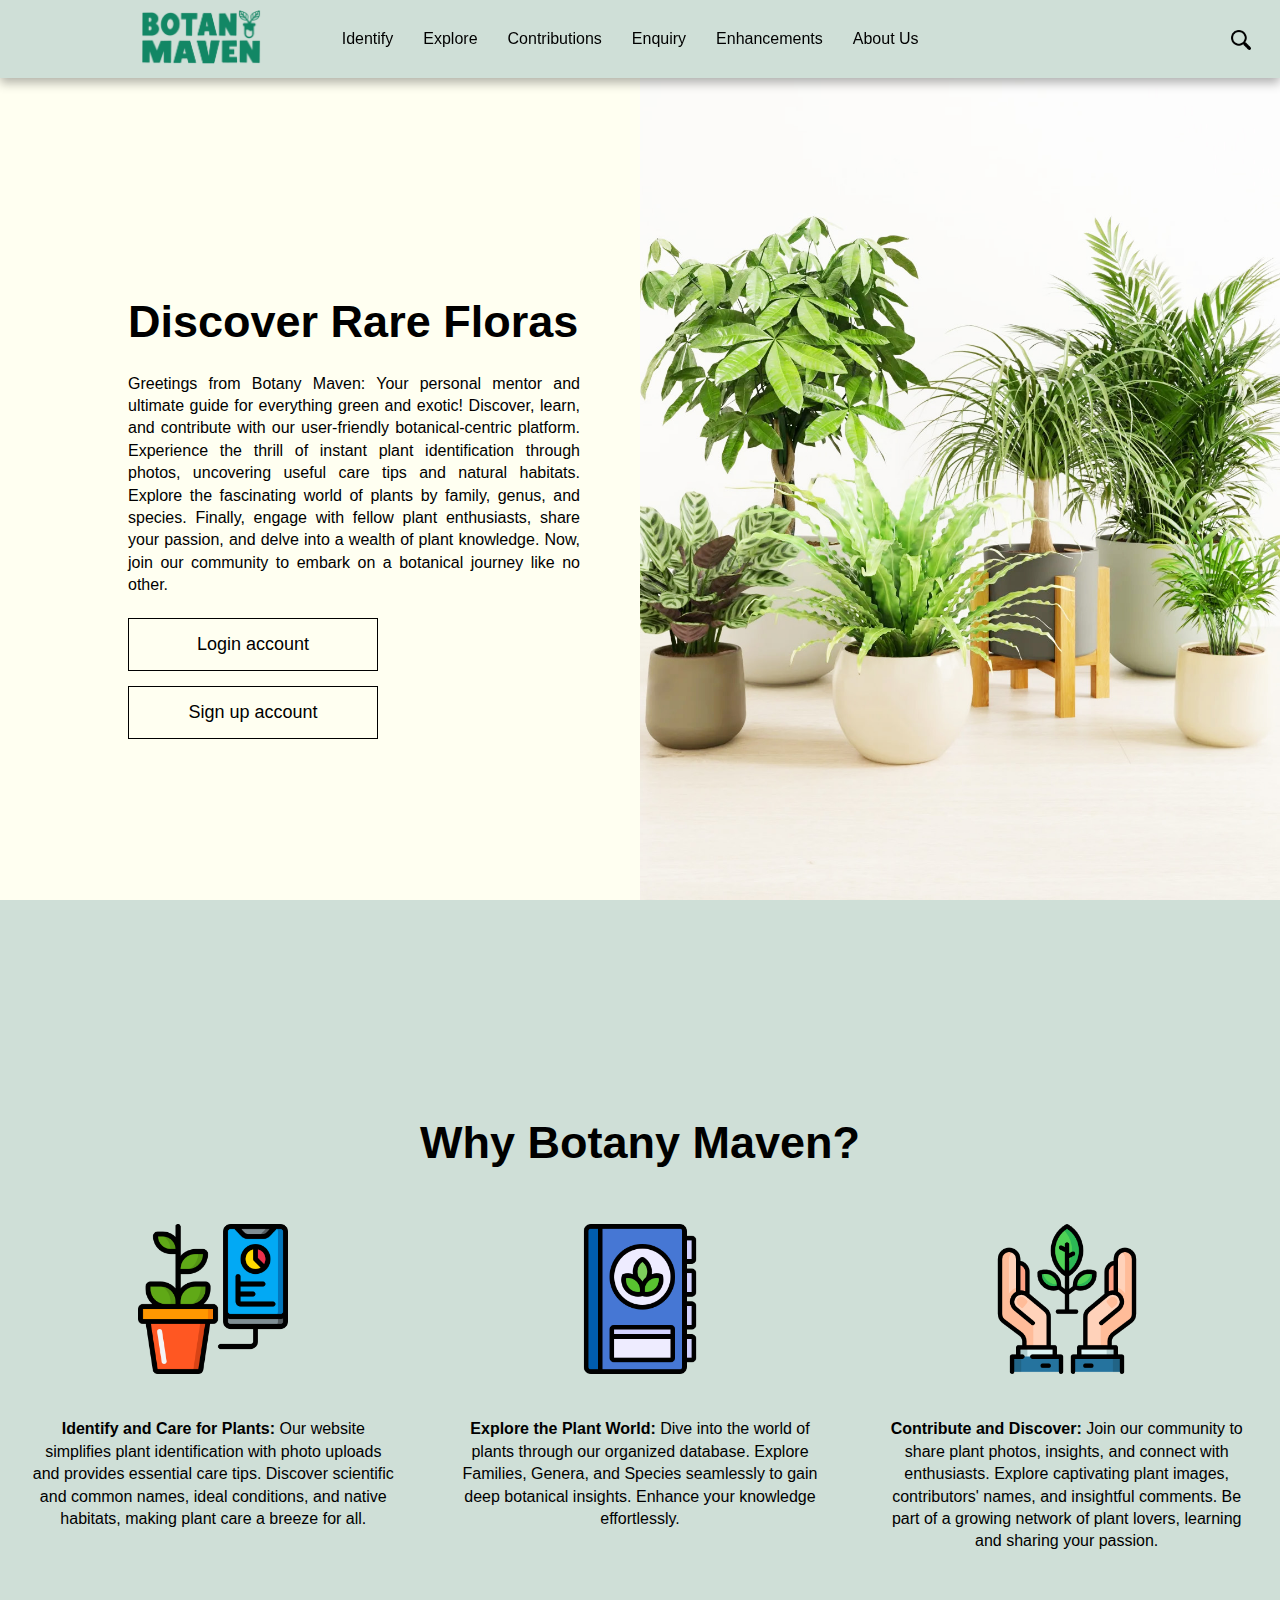
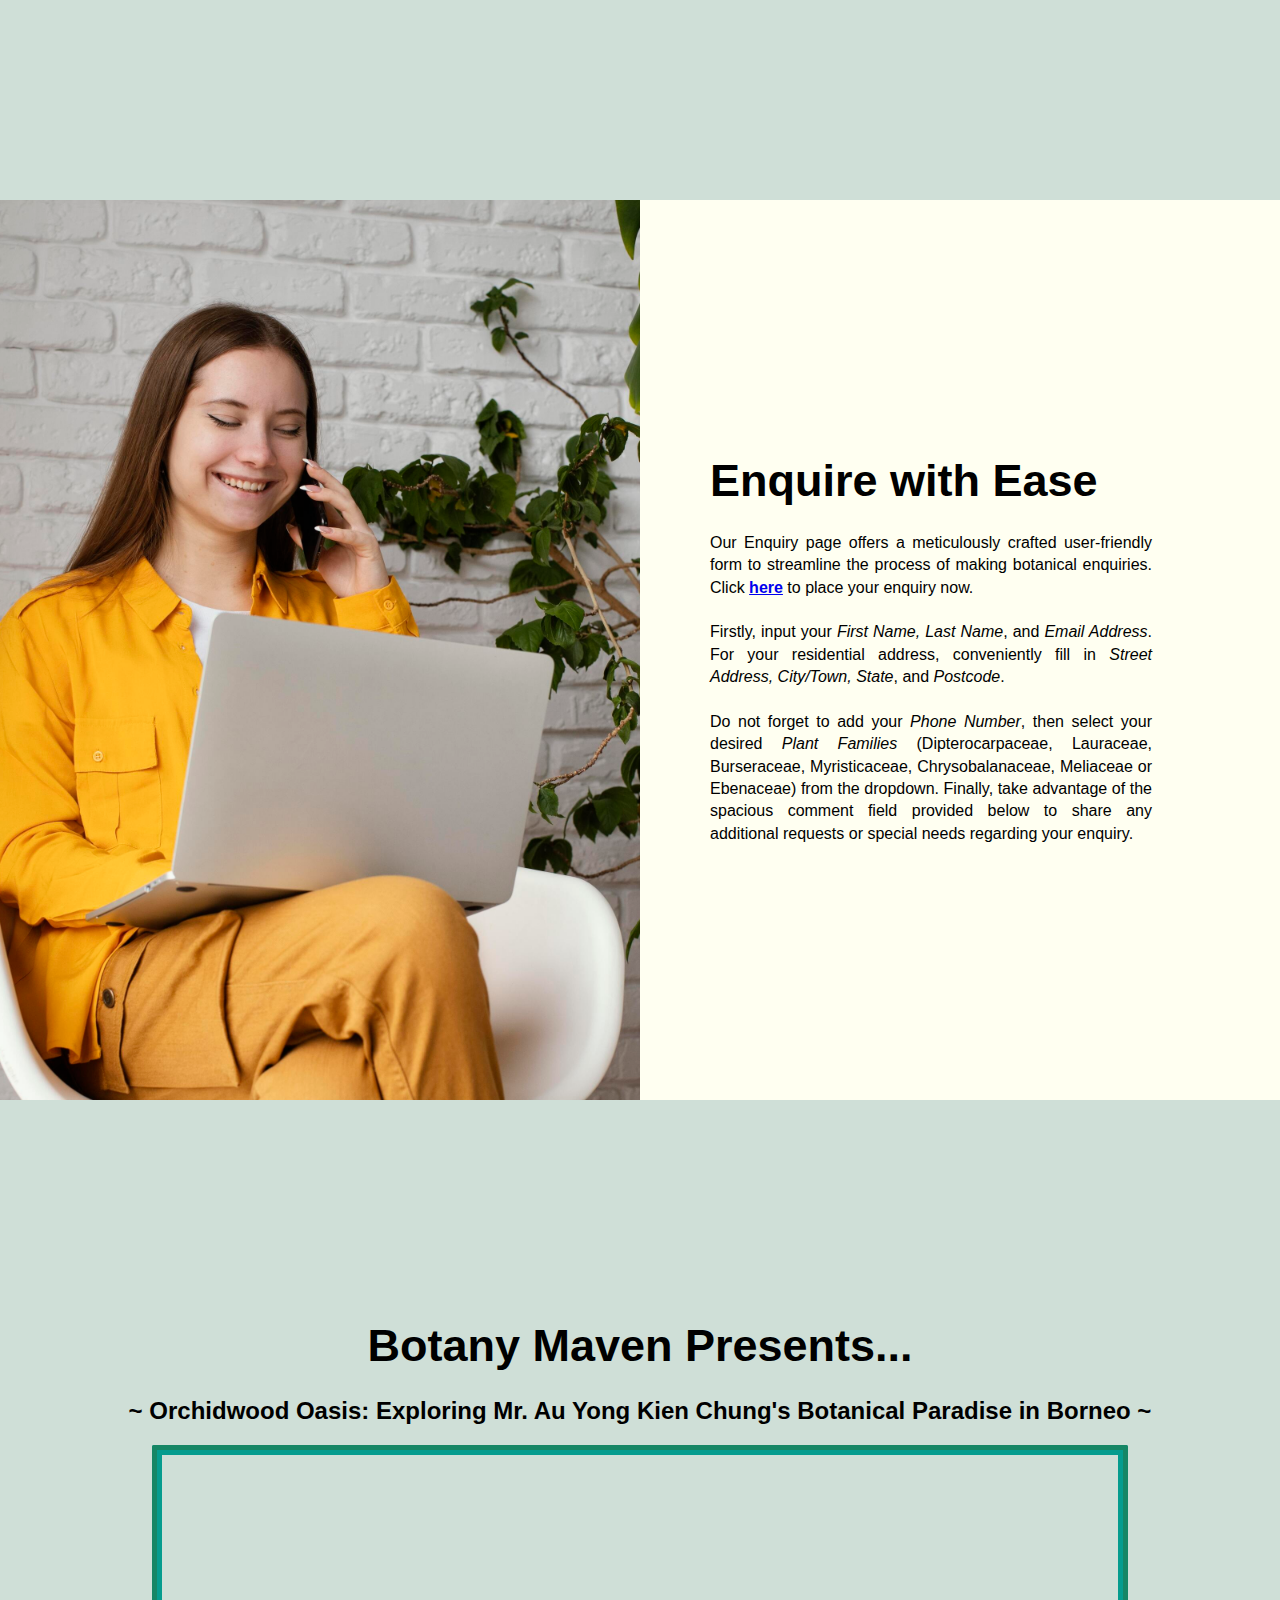
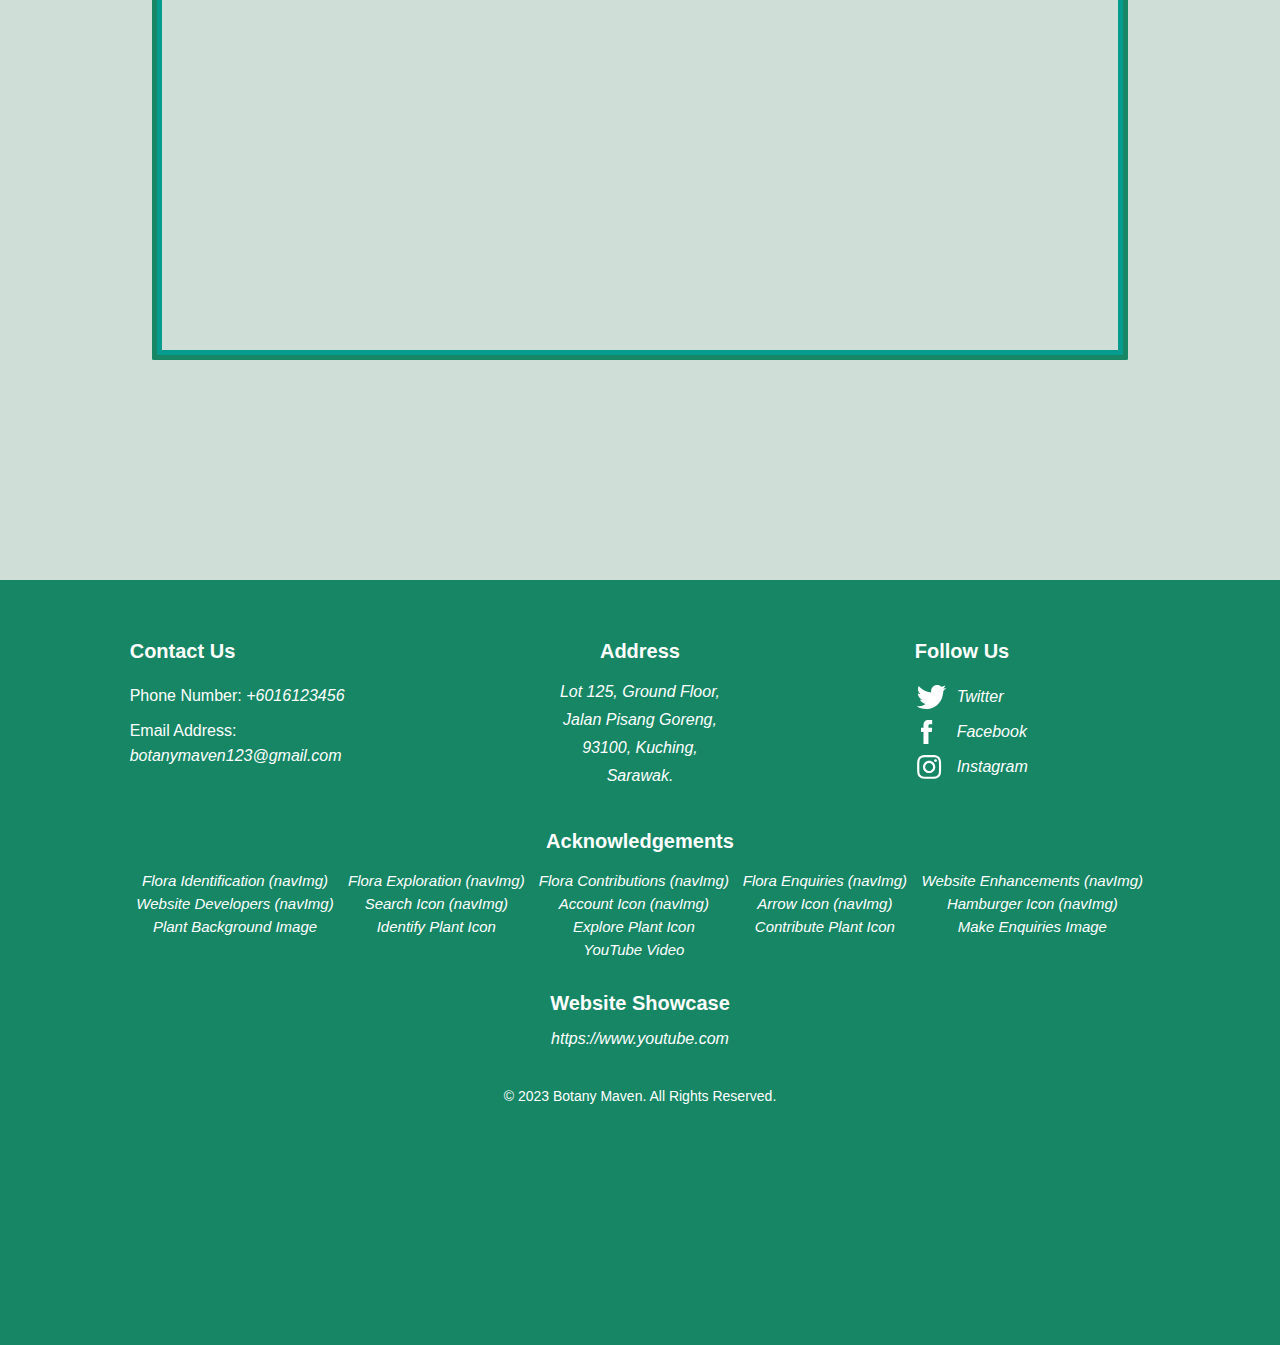
<file: index.html>
<!DOCTYPE html>
<html lang="en">
<head>
    <title>Botany Maven</title>
    <meta charset="utf-8">
    <meta name="author" content="Lab Group 2-B: Deron Foo">
    <meta name="description" content="A website design prototype with future functions namely to identify Endangered, Rare and Threatened (ERT) plants through an automatic visual identification engine. In addition, the web application will also integrate a function akin to a plant encyclopedia, enabling users to explore encountered plant species">
    <meta name="keywords" content="Botany Maven, Plant Encyclopedia, ERT, Botany Identification">
    <meta name="viewport" content="width=device-width, initial-scale=1.0">
    <link rel="stylesheet" type="text/css" href="style/style.css">
    <link rel="icon" href="photos/homepage/favicon.png" type="image/png"> <!-- Define website favicon -->
</head>
<body>
    <header>
        <input type="checkbox" name="hamburger_menu" id="sidebar_menu">
        <label for="sidebar_menu"><img src="photos/homepage/hamburger_menu.png" alt="Hamburger menu icon"></label>
        <!-- checkbox used for hamburger menu toggles (control the visibility of the sidebar menu) -->
        <a href="index.html" id="logo"><img src="photos/homepage/logo.png" alt="Website logo"></a>
        <nav>
            <div class="navbar">
                <a class="navbarBtn" href="identify.html">Identify</a>
                <div class="navRow">
                    <!-- Dropdown menu content arrangements -->
                    <div class="navCol column1">
                        <h2>Flora<br>Identification</h2>
                    </div>
                    <div class="navCol column2">
                        <ul>
                            <li>Upload photo</li>
                            <li>Identify plant types</li>
                            <li>Scientific & common names</li>
                            <li>Plant care tips</li>
                            <li>Appropriate environment</li>
                            <li>Main plant locations</li>
                        </ul>
                    </div>
                    <div class="navCol column3 colImg1">
                    </div><!-- Background image in style.css for each dropdown option -->
                </div>
            </div>
            <div class="navbar">
                <a class="navbarBtn" href="families.html">Explore</a>
                <div class="navRow">
                    <div class="navCol column1">
                        <h2>Flora<br>Exporation</h2>
                    </div>
                    <div class="navCol column2">
                        <ul>
                            <li>Explore the plant by navigating through three areas for more information: </li>
                            <li><a href="families.html">Families</a></li>
                            <li><a href="genera.html">Genera</a></li>
                            <li><a href="species.html">Species</a></li>
                        </ul>
                    </div>
                    <div class="navCol column3 colImg2">
                    </div>
                </div>
            </div>
            <div class="navbar">
                <a class="navbarBtn" href="contributor.html">Contributions</a>
                <div class="navRow">
                    <div class="navCol column1">
                        <h2>Flora<br>Contributions</h2>
                    </div>
                    <div class="navCol column2">
                        <ul>
                            <li>Card display of plants</li>
                            <li>User-uploaded photos</li>
                            <li>Name of the plants</li>
                            <li>Name of the contributors</li>
                            <li>User comments</li>
                        </ul>
                    </div>
                    <div class="navCol column3 colImg3">
                    </div>
                </div>
            </div>
            <div class="navbar">
                <a class="navbarBtn" href="enquiry.html">Enquiry</a>
                <div class="navRow">
                    <div class="navCol column1">
                        <h2>Flora<br>Enquiries</h2>
                    </div>
                    <div class="navCol column2">
                        <ul>
                            <li>User details</li>
                            <li>Make inquiries about plants based on seven families:</li>
                            <li>~ Dipterocarpaceae&nbsp;&nbsp;&nbsp; ~ Lauraceae</li>
                            <li>~ Burseraceae&nbsp;&nbsp;&nbsp;&nbsp;&nbsp;&nbsp;&nbsp;&nbsp;&nbsp;&nbsp;&nbsp; ~ Myristicaceae</li>
                            <li>~ Chrysobalanaceae&nbsp;&nbsp; ~ Meliaceae </li>
                            <li>~ Ebenaceae</li>
                        </ul>
                    </div>
                    <div class="navCol column3 colImg4">
                    </div>
                </div>
            </div>
            <div class="navbar">
                <a class="navbarBtn" href="enhancement1.html">Enhancements</a>
                <div class="navRow">
                    <div class="navCol column1">
                        <h2>Website<br>Enhancements</h2>
                    </div>
                    <div class="navCol column2">
                        <ul>
                            <li>Sticky Dropdown Navigation + Hamburger</li>
                            <li>Fluid Layout: Mobile & Tablet Adaptation</li>
                            <li>Card Flipping Animation on Mouseover </li>
                            <li>Embedded YouTube video</li>
                            <li>Embedded Google map</li>
                        </ul>
                    </div>
                    <div class="navCol column3 colImg5">
                    </div>
                </div>
            </div>
            <div class="navbar">
                <a class="navbarBtn" href="#">About Us</a>
                <div class="navRow">
                    <div class="navCol column1">
                        <h2>Website<br>Developers</h2>
                    </div>
                    <div class="navCol column2">
                        <ul>
                            <li>Meet our software developers:</li>
                            <li><a href="profile1.html">Deron Foo</a></li>
                            <li><a href="profile2.html">Esther Chai</a></li>
                            <li><a href="profile3.html">Liew Mei Qi</a></li>
                            <li><a href="profile4.html">Beh Jia Yi</a></li>
                            <li><a href="profile5.html">Lai Jun Hong</a></li>
                        </ul>
                    </div>
                    <div class="navCol column3 colImg6">
                    </div>
                </div>
            </div>
            <a href="" class="icon"><img src="photos/homepage/search.png" alt="Search icon"></a>
            <!-- search icon obtained from https://www.flaticon.com/free-icon/magnifying-glass_49116?term=search&page=1&position=16&origin=tag&related_id=49116 -->
            <a href="" class="icon"><img src="photos/homepage/user.png" alt="User account icon"></a>
            <!-- account icon obtained from https://www.flaticon.com/free-icon/user_1077114?term=account&page=1&position=3&origin=search&related_id=1077114 -->
        </nav>
        <div id="hamburgerNav">
        <!-- Hamburger navigational menu that will only show up when clicked on under minimized screen/mobile view -->
            <ul>
                <li><a href="identify.html">Flora Identification<img src="photos/homepage/right-arrow.png" alt="Right arrow"></a></li>
                <li><a href="families.html">Explore - Families<img src="photos/homepage/right-arrow.png" alt="Right arrow"></a></li>
                <li><a href="genera.html">Explore - Genera<img src="photos/homepage/right-arrow.png" alt="Right arrow"></a></li>
                <li><a href="species.html">Explore - Species<img src="photos/homepage/right-arrow.png" alt="Right arrow"></a></li>
                <li><a href="contributor.html">Flora Contributions<img src="photos/homepage/right-arrow.png" alt="Right arrow"></a></li>
                <li><a href="enquiry.html">Flora Enquiries<img src="photos/homepage/right-arrow.png" alt="Right arrow"></a></li>
                <li><a href="enhancement1.html">Website Enhancements<img src="photos/homepage/right-arrow.png" alt="Right arrow"></a></li>
                <li><a href="profile1.html">Dev - Deron Foo<img src="photos/homepage/right-arrow.png" alt="Right arrow"></a></li>
                <li><a href="profile2.html">Dev - Esther Chai<img src="photos/homepage/right-arrow.png" alt="Right arrow"></a></li>
                <li><a href="profile3.html">Dev - Liew Mei Qi<img src="photos/homepage/right-arrow.png" alt="Right arrow"></a></li>
                <li><a href="profile4.html">Dev - Beh Jia Yi<img src="photos/homepage/right-arrow.png" alt="Right arrow"></a></li>
                <li><a href="profile5.html">Dev - Lai Jun Hong<img src="photos/homepage/right-arrow.png" alt="Right arrow"></a></li>
                <!-- arrow icon obtained from https://www.flaticon.com/free-icon/right-arrow_271228?term=arrow&page=1&position=1&origin=tag&related_id=271228 -->
            </ul>
        </div>
    </header>
    <section> 
        <figure class="homepage"><img src="photos/homepage/homepage1.jpg" alt="Homepage plant image"></figure>
        <!-- image obtained from https://easyplant.com/products/collections/the-serene-kingdom -->
        <article class="homepage main">
            <h1>Discover Rare Floras</h1>
            <p>Greetings from Botany Maven: Your personal mentor and ultimate guide for everything green and exotic! Discover, learn, and contribute with our user-friendly botanical-centric platform. Experience the thrill of instant plant identification through photos, uncovering useful care tips and natural habitats. Explore the fascinating world of plants by family, genus, and species. Finally, engage with fellow plant enthusiasts, share your passion, and delve into a wealth of plant knowledge. Now, join our community to embark on a botanical journey like no other.
            </p>
            <a href="login.html" class="button">Login account</a>
            <a href="signup.html" class="button">Sign up account</a>
        </article>
    </section>
    <section class="homepage_2">
        <h1>Why Botany Maven?</h1>
        <div class="container">
            <div class="item">
                <img src="photos/homepage/icon1.png" alt="Plant identification icon">
                <!-- icon obtained from https://www.flaticon.com/free-icon/plant_2826345?term=plants+sharing&page=1&position=29&origin=search&related_id=2826345 -->
                <p><strong>Identify and Care for Plants:</strong> Our website simplifies plant identification with photo uploads and provides essential care tips. Discover scientific and common names, ideal conditions, and native habitats, making plant care a breeze for all.</p>
            </div>
            <div class="item">
                <img src="photos/homepage/icon2.png" alt="Plant exploration icon">
                <!-- icon obtained from https://www.flaticon.com/free-icon/book_8377098?term=plants+books&page=1&position=74&origin=search&related_id=8377098 -->
                <p><strong>Explore the Plant World:</strong> Dive into the world of plants through our organized database. Explore Families, Genera, and Species seamlessly to gain deep botanical insights. Enhance your knowledge effortlessly.</p>
            </div>
            <div class="item">
                <img src="photos/homepage/icon3.png" alt="Plant contribution icon">
                <!-- icon obtained from https://www.flaticon.com/free-icon/plant_869756?term=handing+plants&page=1&position=24&origin=search&related_id=869756 -->
                <p><strong>Contribute and Discover:</strong> Join our community to share plant photos, insights, and connect with enthusiasts. Explore captivating plant images, contributors' names, and insightful comments. Be part of a growing network of plant lovers, learning and sharing your passion.</p>
            </div>
        </div>
    </section>
    <section> 
        <figure class="homepage homepage_3"><img src="photos/homepage/homepage2.jpg" alt="Make Enquiry image"></figure>
        <article class="homepage main2">
            <h1>Enquire with Ease</h1>
            <p>Our Enquiry page offers a meticulously crafted user-friendly form to streamline the process of making botanical enquiries. Click <a href="enquiry.html">here</a> to place your enquiry now. <br><br>Firstly, input your <em>First Name, Last Name</em>, and <em>Email Address</em>. For your residential address, conveniently fill in <em>Street Address, City/Town, State</em>, and <em>Postcode</em>. <br><br>Do not forget to add your <em>Phone Number</em>, then select your desired <em>Plant Families</em> (Dipterocarpaceae, Lauraceae, Burseraceae, Myristicaceae, Chrysobalanaceae, Meliaceae or Ebenaceae) from the dropdown. Finally, take advantage of the spacious comment field provided below to share any additional requests or special needs regarding your enquiry.
        </article>
    </section>
    <section class="homepage_4">
        <h1 id="enhancement4">Botany Maven Presents...</h1>
        <h2>~ Orchidwood Oasis: Exploring Mr. Au Yong Kien Chung's Botanical Paradise in Borneo ~</h2>
        <object id="video" data="https://www.youtube.com/embed/AVWRrUCdLK8?version=3&autoplay=1&fs=1">
            <param name="movie" value="https://www.youtube.com/embed/AVWRrUCdLK8?version=3&autoplay=1&fs=1">
        </object>
    </section>
    <footer>
        <div class="footer_container">
            <section class="footer_section1">
                <h3>Contact Us</h3>
                <p>Phone Number:<a href="tel:6016123456"><em> +6016123456</em></a></p>
                <p>Email Address:<a href="mailto:botanymaven123@gmail.com"><em> botanymaven123@gmail.com</em></a></p>
            </section>
            <section class="footer_section2">
                <h3>Address</h3>
                <p><em>Lot 125, Ground Floor,</em></p>
                <p><em>Jalan Pisang Goreng,</em></p>
                <p><em>93100, Kuching,</em></p>  
                <p><em>Sarawak.</em></p>  
            </section>
            <section class="footer_section3">
                <h3>Follow Us</h3>
                <table>
                    <tr>
                        <td><svg class="footer_icon" width="29" height="24">
                            <path d="m14.102 6.384.062 1.038-1.05-.127C9.297 6.808 5.96 5.155 3.128 2.38L1.742 1.003 1.385 2.02c-.755 2.267-.273 4.66 1.3 6.27.84.89.652 1.018-.796.488-.505-.17-.946-.296-.988-.233-.147.15.357 2.076.756 2.84.545 1.058 1.658 2.096 2.875 2.71l1.028.488-1.216.02c-1.175 0-1.217.022-1.09.467.418 1.377 2.076 2.84 3.923 3.475l1.3.444-1.132.677a11.815 11.815 0 0 1-5.624 1.568c-.944.02-1.72.106-1.72.17 0 .21 2.56 1.398 4.05 1.864 4.47 1.376 9.78.783 13.766-1.57 2.833-1.672 5.666-5 6.988-8.22.713-1.715 1.426-4.85 1.426-6.354 0-.975.063-1.102 1.24-2.267.69-.68 1.342-1.42 1.467-1.632.21-.403.19-.403-.88-.043-1.785.636-2.036.55-1.155-.402.65-.678 1.427-1.907 1.427-2.267 0-.063-.316.042-.673.233-.377.21-1.217.53-1.846.72l-1.132.36-1.03-.7c-.565-.38-1.363-.805-1.782-.932-1.07-.296-2.707-.254-3.673.085-2.623.953-4.28 3.41-4.09 6.1z" fill="#FFFFFF"></path>
                        </svg></td>
                        <td>&nbsp; <a href="">Twitter</a></td>
                    </tr>
                    <tr>
                        <td>&nbsp;<svg class="footer_icon" width="12" height="24">
                            <path d="M7.446 24V12h3.313l.438-4.137H7.446l.006-2.07c0-1.08.103-1.657 1.652-1.657h2.07V0H7.863c-3.98 0-5.38 2.006-5.38 5.38v2.483H0V12h2.48v12h4.966z" fill="#FFFFFF"></path>
                        </svg></td>
                        <td>&nbsp; <a href="">Facebook</a></td>
                    </tr>
                    <tr>
                        <td><svg class="footer_icon" width="26" height="24">
                            <path d="M12.138 15.92c-2.206 0-3.994-1.776-3.994-3.967 0-2.19 1.788-3.967 3.994-3.967 2.205 0 3.993 1.776 3.993 3.967 0 2.19-1.787 3.967-3.992 3.967m0-10.078c-3.398 0-6.153 2.736-6.153 6.11 0 3.376 2.755 6.112 6.153 6.112 3.397 0 6.152-2.736 6.152-6.11 0-3.376-2.755-6.112-6.152-6.112" fill="#FFFFFF"></path>
                            <path d="M21.89 16.762c-.053 1.16-.25 1.79-.413 2.21a3.684 3.684 0 0 1-.896 1.368 3.682 3.682 0 0 1-1.376.89c-.423.163-1.057.357-2.225.41-1.264.057-1.643.07-4.842.07-3.2 0-3.58-.013-4.842-.07-1.168-.053-1.802-.247-2.225-.41a3.714 3.714 0 0 1-1.376-.89 3.686 3.686 0 0 1-.896-1.368c-.164-.42-.36-1.05-.413-2.21-.058-1.255-.07-1.63-.07-4.81 0-3.177.012-3.553.07-4.808.053-1.16.25-1.79.413-2.21.217-.555.477-.952.896-1.368.42-.417.818-.675 1.377-.89.424-.163 1.058-.357 2.226-.41 1.264-.057 1.642-.07 4.842-.07l4.84.07c1.17.056 1.803.247 2.226.41.56.215.958.473 1.377.89.42.416.68.813.897 1.368.164.42.36 1.05.413 2.21.058 1.255.07 1.63.07 4.81 0 3.177-.012 3.553-.07 4.808m2.156-9.716c-.058-1.266-.26-2.13-.556-2.888a5.83 5.83 0 0 0-1.382-2.108A5.876 5.876 0 0 0 19.986.677c-.763-.294-1.633-.495-2.91-.553C15.8.066 15.392.052 12.14.052c-3.254 0-3.662.014-4.94.072-1.276.058-2.146.26-2.908.553A5.877 5.877 0 0 0 2.167 2.05 5.83 5.83 0 0 0 .785 4.158C.49 4.915.287 5.78.23 7.046.17 8.316.155 8.72.155 11.953S.17 15.59.23 16.86c.057 1.266.26 2.13.555 2.888a5.83 5.83 0 0 0 1.382 2.108A5.877 5.877 0 0 0 4.29 23.23c.762.293 1.632.494 2.908.552 1.278.058 1.686.072 4.94.072 3.253 0 3.66-.014 4.94-.072 1.275-.058 2.145-.26 2.908-.553a5.876 5.876 0 0 0 2.122-1.374 5.83 5.83 0 0 0 1.382-2.108c.296-.757.498-1.622.556-2.888.06-1.27.073-1.675.073-4.907s-.015-3.637-.074-4.907" fill="#FFFFFF"></path>
                            <path d="M19.97 5.6c0 .79-.643 1.428-1.437 1.428s-1.438-.64-1.438-1.428c0-.788.644-1.428 1.438-1.428.794 0 1.438.64 1.438 1.428" fill="#FFFFFF"></path>
                        </svg></td>
                        <td>&nbsp; <a href="">Instagram</a></td>
                    </tr>
                </table>
            </section>
        </div>
        <div class="acknowledgement">
            <h3>Acknowledgements</h3>
            <table>
                <tr>
                    <td><a href="https://www.freepik.com/free-photo/agronomist-expert-examining-corn-leaf-looking-disease-indicator_11134023.htm?query=botanical%20identification&position=8&from_view=keyword&track=ais#position=8&query=botanical%20identification" target="_blank">Flora Identification (navImg)</a></td>
                    <td><a href="https://www.freepik.com/free-photo/woman-moody-nature-photo-aesthetic-greenhouse_18117343.htm#query=explore%20plants&position=47&from_view=search&track=ais" target="_blank">Flora Exploration (navImg)</a></td>
                    <td><a href="https://www.freepik.com/free-photo/woman-taking-snapshot-her-plant-social-media_17430697.htm#query=plants%20photo%20sharings&position=7&from_view=search&track=ais" target="_blank">Flora Contributions (navImg)</a></td>
                    <td><a href="https://www.freepik.com/free-photo/happily-gardener-man-use-smartphone-laptop-computer-while-online-tutorial-potted-plans-shop_18685208.htm#query=question%20about%20plant&position=37&from_view=search&track=ais" target="_blank">Flora Enquiries (navImg)</a></td>
                    <td><a href="https://www.freepik.com/free-photo/female-florist-using-laptop-with-potted-plants-desk_3180761.htm#query=software%20about%20plants&position=2&from_view=search&track=ais" target="_blank">Website Enhancements (navImg)</a></td>
                </tr>
                <tr>
                    <td><a href="https://www.freepik.com/free-photo/team-coworkers-looking-green-screen-template-laptop-working-with-isolated-mockup-display-business-collaboration-partnership-people-sitting-coworking-office-with-copyspace_44988952.htm#query=green%20software%20teams&position=29&from_view=search&track=ais" target="_blank">Website Developers (navImg)</a></td>
                    <td><a href="https://www.flaticon.com/free-icon/magnifying-glass_49116?term=search&page=1&position=16&origin=tag&related_id=49116" target="_blank">Search Icon (navImg)</a></td>
                    <td><a href="https://www.flaticon.com/free-icon/user_1077114?term=account&page=1&position=3&origin=search&related_id=1077114" target="_blank">Account Icon (navImg)</a></td>
                    <td><a href="https://www.flaticon.com/free-icon/right-arrow_271228?term=arrow&page=1&position=1&origin=tag&related_id=271228" target="_blank">Arrow Icon (navImg)</a></td>
                    <td><a href="https://png.pngitem.com/pimgs/s/160-1604057_menu-free-download-and-svg-menu-icon-hd.png" target="_blank">Hamburger Icon (navImg)</a></td>
                </tr>
                <tr>
                    <td><a href="https://easyplant.com/products/collections/the-serene-kingdom" target="_blank">Plant Background Image</a></td>
                    <td><a href="https://www.flaticon.com/free-icon/plant_2826345?term=plants+sharing&page=1&position=29&origin=search&related_id=2826345" target="_blank">Identify Plant Icon</a></td>
                    <td><a href="https://www.flaticon.com/free-icon/book_8377098?term=plants+books&page=1&position=74&origin=search&related_id=8377098" target="_blank">Explore Plant Icon</a></td>
                    <td><a href="https://www.flaticon.com/free-icon/plant_869756?term=handing+plants&page=1&position=24&origin=search&related_id=869756" target="_blank">Contribute Plant Icon</a></td>
                    <td><a href="https://www.freepik.com/free-photo/pretty-woman-working-her-home-office-smiling-end-enjoying-time-her-living-room_15275879.htm#page=2&position=2&from_view=search&track=ais" target="_blank">Make Enquiries Image</a></td>
                </tr>
                <tr>
                    <td></td>
                    <td></td>
                    <td><a href="https://www.youtube.com/watch?v=AVWRrUCdLK8&source_ve_path=Mjg2NjY&feature=emb_logo" target="_blank">YouTube Video</a></td>
                    <td></td>
                    <td></td>
                </tr>
            </table>
            <h3>Website Showcase</h3>
            <a href="https://www.youtube.com" target="_blank">https://www.youtube.com</a>
        </div>
        <div class="footer-bottom"><p>&copy; 2023 Botany Maven. All Rights Reserved.</p></div>
    </footer>
</body>
</html>
</file>
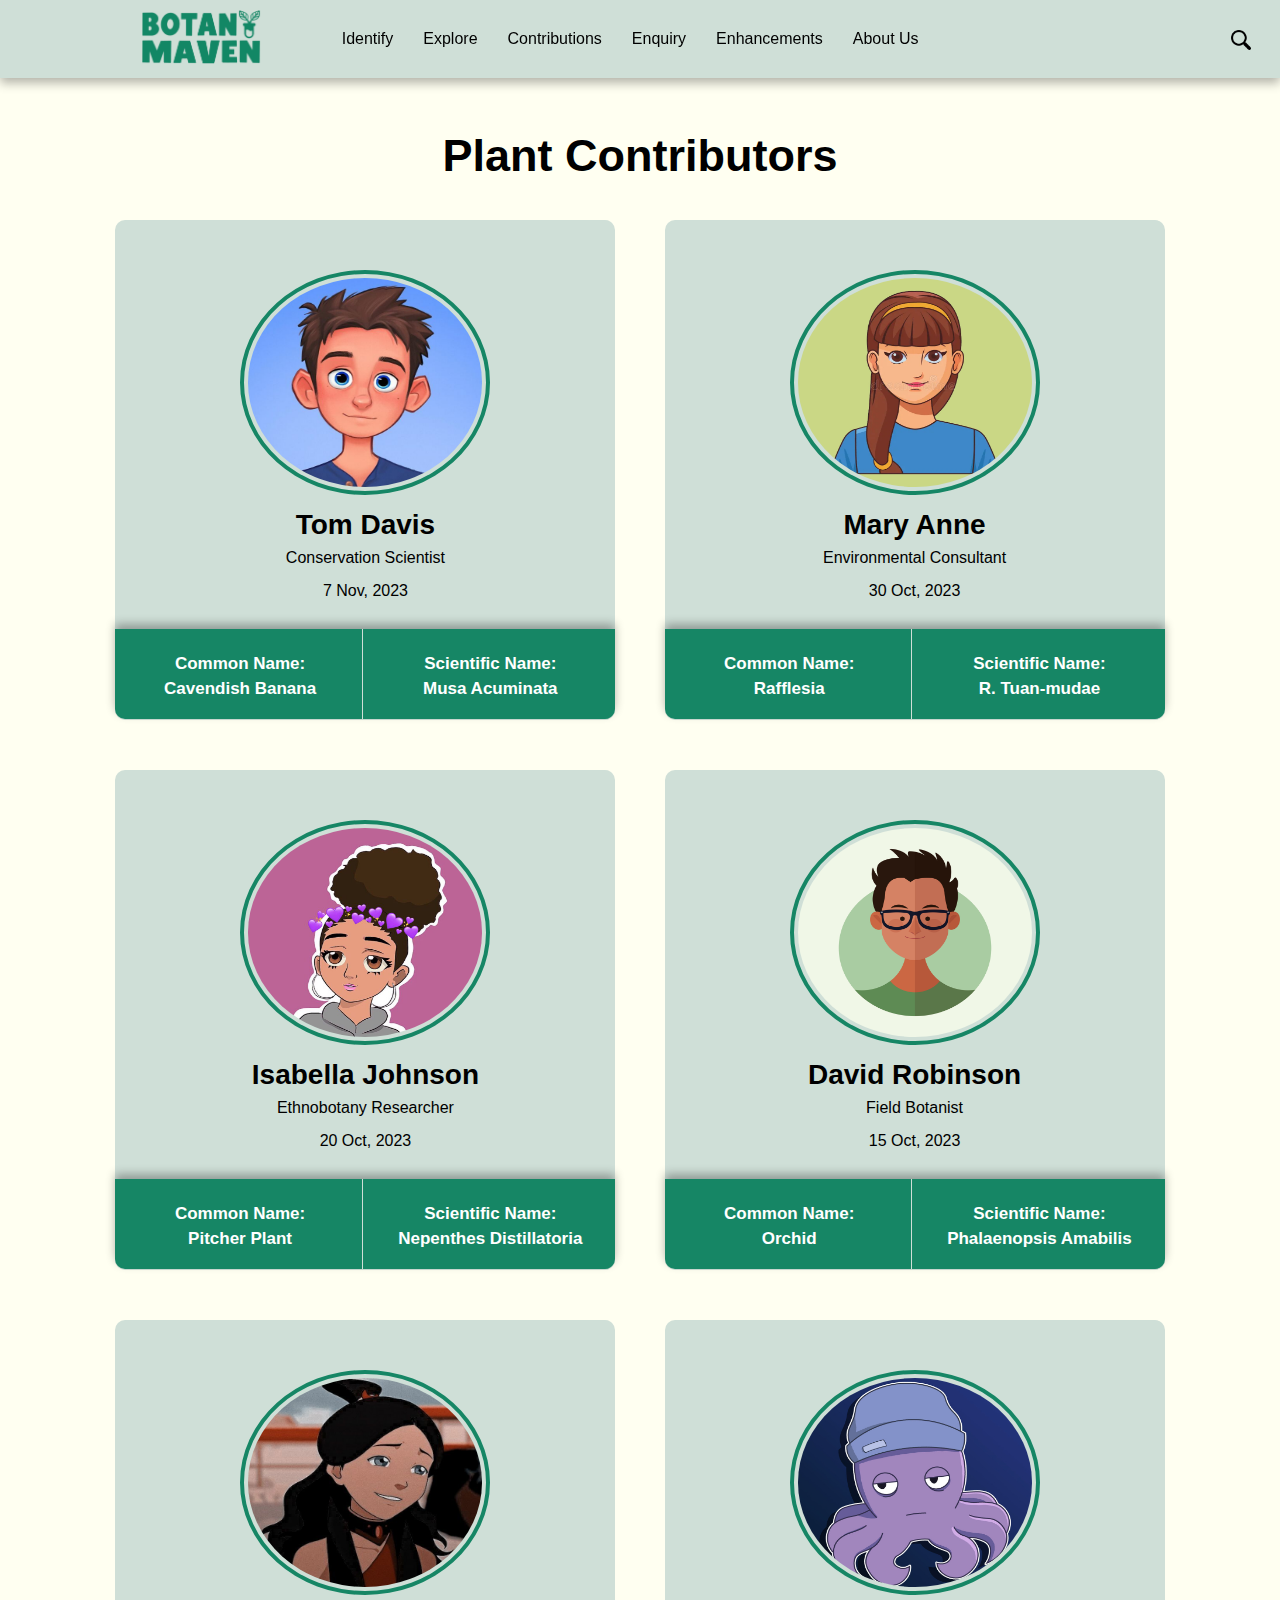
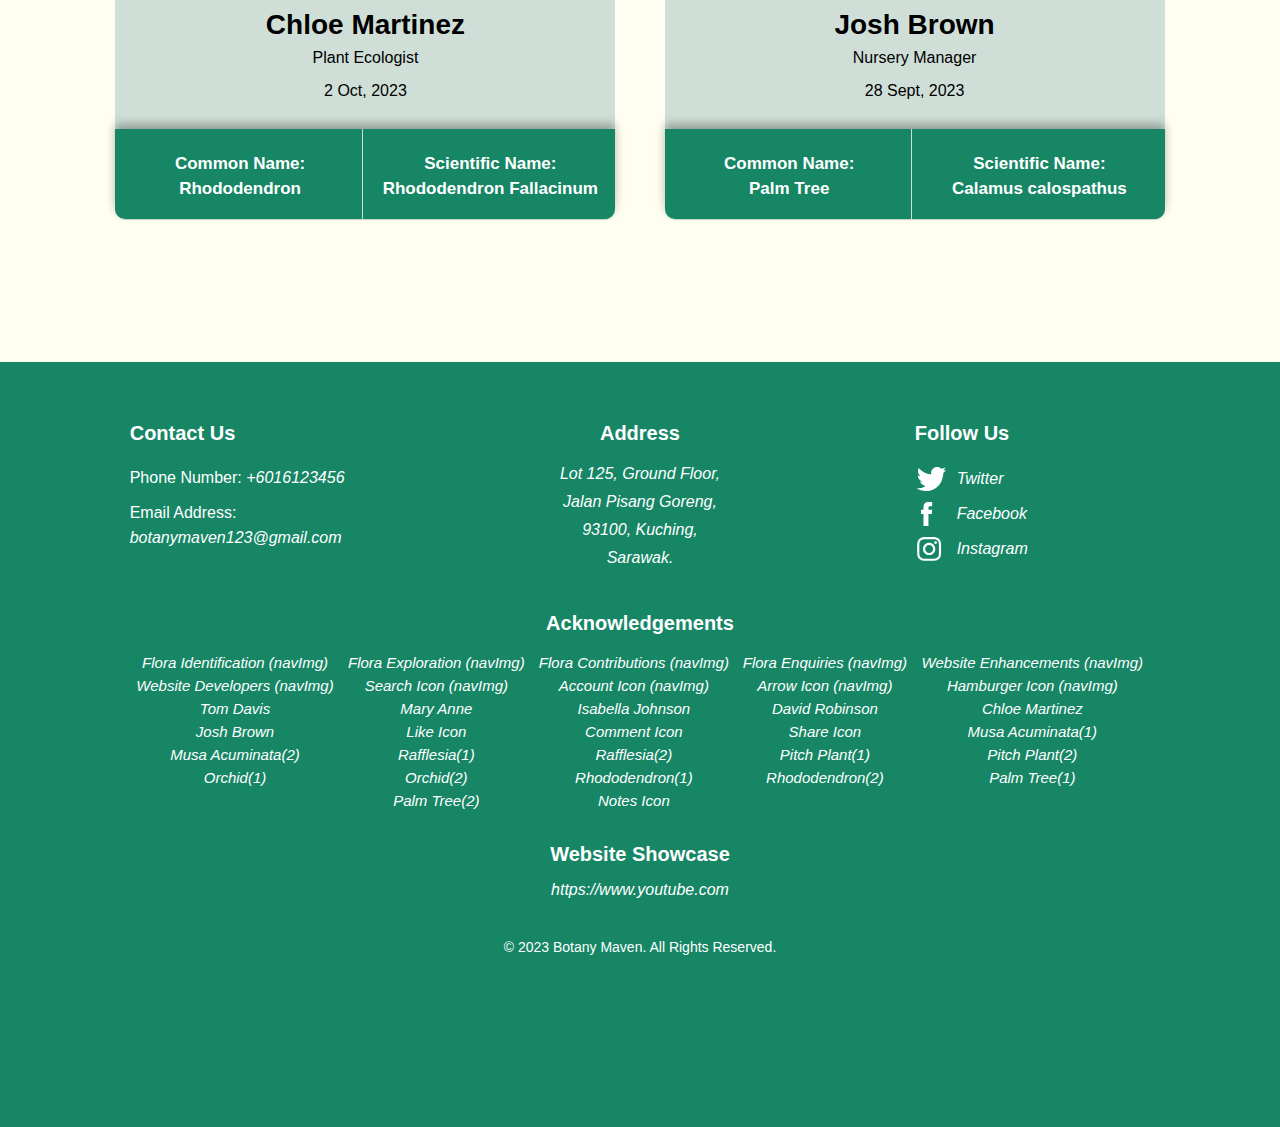
<file: contributor.html>
<!DOCTYPE html>
<html lang="en">
<head>
    <title>Botany Maven - Plant Contribution</title>
    <meta charset="utf-8">
    <meta name="author" content="Lab Group 2-B: Esther Chai">
    <meta name="description" content="Plant Contribution">
    <meta name="keywords" content="Botany Maven, Plant Contribution">
    <meta name="viewport" content="width=device-width, initial-scale=1.0">
    <link rel="stylesheet" type="text/css" href="style/style.css">
    <link rel="icon" href="photos/homepage/favicon.png" type="image/png"> <!-- Define website favicon -->
</head>
<body> 
    <header>
        <input type="checkbox" name="hamburger_menu" id="sidebar_menu">
        <label for="sidebar_menu"><img src="photos/homepage/hamburger_menu.png" alt="Hamburger menu icon"></label>
        <!-- checkbox used for hamburger menu toggles (control the visibility of the sidebar menu) -->
        <a href="index.html" id="logo"><img src="photos/homepage/logo.png" alt="Website logo"></a>
        <nav>
            <div class="navbar">
                <a class="navbarBtn" href="identify.html">Identify</a>
                <div class="navRow">
                    <!-- Dropdown menu content arrangements -->
                    <div class="navCol column1">
                        <h2>Flora<br>Identification</h2>
                    </div>
                    <div class="navCol column2">
                        <ul>
                            <li>Upload photo</li>
                            <li>Identify plant types</li>
                            <li>Scientific & common names</li>
                            <li>Plant care tips</li>
                            <li>Appropriate environment</li>
                            <li>Main plant locations</li>
                        </ul>
                    </div>
                    <div class="navCol column3 colImg1">
                    </div><!-- Background image in style.css for each dropdown option -->
                </div>
            </div>
            <div class="navbar">
                <a class="navbarBtn" href="families.html">Explore</a>
                <div class="navRow">
                    <div class="navCol column1">
                        <h2>Flora<br>Exporation</h2>
                    </div>
                    <div class="navCol column2">
                        <ul>
                            <li>Explore the plant by navigating through three areas for more information: </li>
                            <li><a href="families.html">Families</a></li>
                            <li><a href="genera.html">Genera</a></li>
                            <li><a href="species.html">Species</a></li>
                        </ul>
                    </div>
                    <div class="navCol column3 colImg2">
                    </div>
                </div>
            </div>
            <div class="navbar">
                <a class="navbarBtn" href="contributor.html">Contributions</a>
                <div class="navRow">
                    <div class="navCol column1">
                        <h2>Flora<br>Contributions</h2>
                    </div>
                    <div class="navCol column2">
                        <ul>
                            <li>Card display of plants</li>
                            <li>User-uploaded photos</li>
                            <li>Name of the plants</li>
                            <li>Name of the contributors</li>
                            <li>User comments</li>
                        </ul>
                    </div>
                    <div class="navCol column3 colImg3">
                    </div>
                </div>
            </div>
            <div class="navbar">
                <a class="navbarBtn" href="enquiry.html">Enquiry</a>
                <div class="navRow">
                    <div class="navCol column1">
                        <h2>Flora<br>Enquiries</h2>
                    </div>
                    <div class="navCol column2">
                        <ul>
                            <li>User details</li>
                            <li>Make inquiries about plants based on seven families:</li>
                            <li>~ Dipterocarpaceae&nbsp;&nbsp;&nbsp; ~ Lauraceae</li>
                            <li>~ Burseraceae&nbsp;&nbsp;&nbsp;&nbsp;&nbsp;&nbsp;&nbsp;&nbsp;&nbsp;&nbsp;&nbsp; ~ Myristicaceae</li>
                            <li>~ Chrysobalanaceae&nbsp;&nbsp; ~ Meliaceae </li>
                            <li>~ Ebenaceae</li>
                        </ul>
                    </div>
                    <div class="navCol column3 colImg4">
                    </div>
                </div>
            </div>
            <div class="navbar">
                <a class="navbarBtn" href="enhancement1.html">Enhancements</a>
                <div class="navRow">
                    <div class="navCol column1">
                        <h2>Website<br>Enhancements</h2>
                    </div>
                    <div class="navCol column2">
                        <ul>
                            <li>Sticky Dropdown Navigation + Hamburger</li>
                            <li>Fluid Layout: Mobile & Tablet Adaptation</li>
                            <li>Card Flipping Animation on Mouseover </li>
                            <li>Embedded YouTube video</li>
                            <li>Embedded Google map</li>
                        </ul>
                    </div>
                    <div class="navCol column3 colImg5">
                    </div>
                </div>
            </div>
            <div class="navbar">
                <a class="navbarBtn" href="#">About Us</a>
                <div class="navRow">
                    <div class="navCol column1">
                        <h2>Website<br>Developers</h2>
                    </div>
                    <div class="navCol column2">
                        <ul>
                            <li>Meet our software developers:</li>
                            <li><a href="profile1.html">Deron Foo</a></li>
                            <li><a href="profile2.html">Esther Chai</a></li>
                            <li><a href="profile3.html">Liew Mei Qi</a></li>
                            <li><a href="profile4.html">Beh Jia Yi</a></li>
                            <li><a href="profile5.html">Lai Jun Hong</a></li>
                        </ul>
                    </div>
                    <div class="navCol column3 colImg6">
                    </div>
                </div>
            </div>
            <a href="" class="icon"><img src="photos/homepage/search.png" alt="Search icon"></a>
            <!-- search icon obtained from https://www.flaticon.com/free-icon/magnifying-glass_49116?term=search&page=1&position=16&origin=tag&related_id=49116 -->
            <a href="" class="icon"><img src="photos/homepage/user.png" alt="User account icon"></a>
            <!-- account icon obtained from https://www.flaticon.com/free-icon/user_1077114?term=account&page=1&position=3&origin=search&related_id=1077114 -->
        </nav>
        <div id="hamburgerNav">
        <!-- Hamburger navigational menu that will only show up when clicked on under minimized screen/mobile view -->
            <ul>
                <li><a href="identify.html">Flora Identification<img src="photos/homepage/right-arrow.png" alt="Right arrow"></a></li>
                <li><a href="families.html">Explore - Families<img src="photos/homepage/right-arrow.png" alt="Right arrow"></a></li>
                <li><a href="genera.html">Explore - Genera<img src="photos/homepage/right-arrow.png" alt="Right arrow"></a></li>
                <li><a href="species.html">Explore - Species<img src="photos/homepage/right-arrow.png" alt="Right arrow"></a></li>
                <li><a href="contributor.html">Flora Contributions<img src="photos/homepage/right-arrow.png" alt="Right arrow"></a></li>
                <li><a href="enquiry.html">Flora Enquiries<img src="photos/homepage/right-arrow.png" alt="Right arrow"></a></li>
                <li><a href="enhancement1.html">Website Enhancements<img src="photos/homepage/right-arrow.png" alt="Right arrow"></a></li>
                <li><a href="profile1.html">Dev - Deron Foo<img src="photos/homepage/right-arrow.png" alt="Right arrow"></a></li>
                <li><a href="profile2.html">Dev - Esther Chai<img src="photos/homepage/right-arrow.png" alt="Right arrow"></a></li>
                <li><a href="profile3.html">Dev - Liew Mei Qi<img src="photos/homepage/right-arrow.png" alt="Right arrow"></a></li>
                <li><a href="profile4.html">Dev - Beh Jia Yi<img src="photos/homepage/right-arrow.png" alt="Right arrow"></a></li>
                <li><a href="profile5.html">Dev - Lai Jun Hong<img src="photos/homepage/right-arrow.png" alt="Right arrow"></a></li>
                <!-- arrow icon obtained from https://www.flaticon.com/free-icon/right-arrow_271228?term=arrow&page=1&position=1&origin=tag&related_id=271228 -->
            </ul>
        </div>
    </header>
    <section id="contributor">
        <h1>Plant Contributors</h1>
        <div class="flip_card_container">
            <div class="flipCard">
                <div class="flipCard_inner">
                <div class="flipCard_front">
                    <img class="person_pic" src="photos/contributor/pic1.jpg" alt="Tom.pic"> 
                    <!-- Profile img obtained from https://i.pinimg.com/originals/6d/5f/c6/6d5fc60bae3dc6139eefa31af206596f.jpg -->
                    <h2 class="person_name">Tom Davis</h2>
                    <p>Conservation Scientist</p>
                    <p>7 Nov, 2023</p>
                    <dl class="name_of_plant">
                        <dt>Common Name: <br>Cavendish Banana</dt>
                        <dd>Scientific Name: <br>Musa Acuminata</dd>
                    </dl>
                </div>
                <div class="flipCard_back">
                    <section class="image_container">
                        <figure>
                            <img class="plant_img" src="photos/contributor/musa_1.jpeg" alt="Musa Acuminata">
                            <!-- Plant image obtained from https://i.etsystatic.com/11300650/r/il/ab523b/2047258713/il_794xN.2047258713_ffex.jpg -->
                            <figcaption>Seed of Musa Acuminata</figcaption>
                        </figure>
                        <figure>
                            <img class="plant_img" src="photos/contributor/musa_2.jpg" alt="Musa Acuminata">
                            <!-- Plant image obtained from https://pics.davesgarden.com/pics/2007/12/29/budgielover/1ef914.jpg-->
                            <figcaption>Fruit of Musa Acuminata</figcaption>
                        </figure>
                    </section>
                    <aside class="plant_description">
                        <p class="user_comment"><img src="photos/contributor/comment.png" alt="Observational comment icon">Observational Comments:</p><br>
                        <!-- Icon obtained from https://www.pinterest.com/pin/notes-icon--922745411125727616/-->
                        <p>Musa acuminata, a perennial evergreen, exhibits a pseudostem composed of closely packed leaf sheaths emerging from corms. In the M. a. truncata subspecies, leaves can extend up to 22 feet long and 39 inches wide, showcasing remarkable growth potential and botanical distinctiveness within this plant species.</p>
                        <div class="buttons">
                            <span>
                                <img class="like_button" src="photos/contributor/like_button.png" alt="like_button">20.4k
                                <!-- Icon obtained from https://hexrecords.blogspot.com/2020/10/30-like-button-png-free-download.html-->
                            </span>
                            <span>                                
                                <img src="photos/contributor/comment_button.png" alt="comment_button">14.3k
                                <!-- Icon obtained from https://www.iconfinder.com/icons/4400287/chat_comment_media_social_social_media_icon-->       
                            </span>
                            <span>
                                <img src="photos/contributor/share_button.png" alt="share_button">12.8k    
                                <!--Icon obtained from https://www.pinclipart.com/maxpin/Txobmw/-->                    
                            </span>
                        </div>
                    </aside>
                </div>
                </div>
            </div>
    
            <div class="flipCard">
                <div class="flipCard_inner">
                <div class="flipCard_front">
                    <img class="person_pic" src="photos/contributor/pic2.jpg" alt="Mary.pic"> 
                    <!-- Profile img obtained from https://thumbs.dreamstime.com/b/young-woman-avatar-cartoon-character-profile-picture-young-woman-wearing-blue-t-shirt-bandana-avatar-cartoon-character-149672072.jpg-->
                    <h2 class="person_name">Mary Anne</h2>
                    <p>Environmental Consultant</p>
                    <p>30 Oct, 2023</p>
                    <dl class="name_of_plant">
                        <dt>Common Name: <br>Rafflesia</dt>
                        <dd>Scientific Name: <br>R. Tuan-mudae</dd>
                    </dl>
                </div>
                <div class="flipCard_back">
                    <section class="image_container">
                        <figure>
                            <img class="plant_img" src="photos/contributor/rafflesia.jpeg" alt="Rafflesia">
                            <!-- Plant image obtained from https://www.2tout2rien.fr/rafflesia-tuan-mudae-la-plus-grande-fleur-du-monde/-->
                            <figcaption>Rafflesia found in year 2020</figcaption>
                        </figure>
                        <figure>
                            <img class="plant_img" src="photos/contributor/rafflesia_2.jpg" alt="Rafflesia">
                            <!-- Plant image obtained from https://pics.davesgarden.com/pics/2007/12/29/budgielover/1ef914.jpg-->
                            <figcaption>Big size of rafflesia</figcaption>
                        </figure>
                    </section>
                    <aside class="plant_description">
                        <p class="user_comment"><img src="photos/contributor/comment.png" alt="Observational comment icon">Observational Comments:</p>
                        <!-- Icon obtained from https://www.pinterest.com/pin/notes-icon--922745411125727616/-->
                        <ul>
                            <li>Rafflesia tuan-mudae: A giant parasitic flower</li>
                            <li>Found on the ground within Tetrastigma vines</li>
                            <li>Enormous blooms over 1 meter in diameter</li>
                            <li>Known locally as "bunga pakma" in Malaysian</li>
                            <li>Scientific name honors Charles Brooke, British Rajah of Sarawak</li>
                        </ul>
                        <div class="buttons">
                            <span>
                                <img class="like_button" src="photos/contributor/like_button.png" alt="like_button">42.4k
                                <!-- Icon obtained from https://hexrecords.blogspot.com/2020/10/30-like-button-png-free-download.html-->
                            </span>
                            <span>                                
                                <img src="photos/contributor/comment_button.png" alt="comment_button">20.3k
                                <!-- Icon obtained from https://www.iconfinder.com/icons/4400287/chat_comment_media_social_social_media_icon-->       
                            </span>
                            <span>
                                <img src="photos/contributor/share_button.png" alt="share_button">32.1k    
                                <!-- Icon obtained from https://www.pinclipart.com/maxpin/Txobmw/-->                    
                            </span>
                        </div>
                    </aside>
                </div>
                </div>
            </div>
        </div>

        <!--Flip card row 2-->
        <div class="flip_card_container">
            <div class="flipCard">
                <div class="flipCard_inner">
                <div class="flipCard_front">
                    <img class="person_pic" src="photos/contributor/pic3.jpg" alt="Isabella.pic" >
                    <!-- Profile img obtained from https://i.pinimg.com/originals/01/cb/1e/01cb1e8084d6c027031a8ee09957e4ca.jpg-->
                    <h2 class="person_name">Isabella Johnson</h2>
                    <p>Ethnobotany Researcher</p>
                    <p>20 Oct, 2023</p>
                    <dl class="name_of_plant">
                        <dt>Common Name: <br>Pitcher Plant</dt>
                        <dd>Scientific Name: <br>Nepenthes Distillatoria</dd>
                    </dl>
                </div>
                <div class="flipCard_back">
                    <section class="image_container">
                        <figure>
                            <img class="plant_img" src="photos/contributor/pitch_plant.jpg" alt="Pitch Plant" >
                            <!-- Plant image obtained from https://i.ytimg.com/vi/OKFBrAPDfEY/maxresdefault.jpg-->
                            <figcaption>Pitch Plant</figcaption>
                        </figure>
                        <figure>
                            <img class="plant_img" src="photos/contributor/pitch_plant2.jpg" alt="Pitch Plant">
                            <!-- Plant image obtained from https://live.staticflickr.com/8326/8149437882_b25bf06a0e_z.jpg-->
                            <figcaption>Fully grown pitch plant</figcaption>
                        </figure>
                    </section>
                    <aside class="plant_description">
                        <p class="user_comment"><img src="photos/contributor/comment.png" alt="Observational comment icon">Observational Comments:</p>
                        <!-- Icon obtained from https://www.pinterest.com/pin/notes-icon--922745411125727616/-->
                        <ol>
                            <li>Tropical pitcher plant, scientifically known as Nepenthes</li>
                            <li>Elongated brown pitchers which serve as cunning traps</li>
                            <li>Carnivorous nature, attracting and digesting insects</li>
                            <li>Native to the lush and humid regions of Southeast Asia</li>
                            <li>Thrives in environments with high humidity and filtered sunlight</li>
                        </ol>
                        <div class="buttons">
                            <span>
                                <img class="like_button" src="photos/contributor/like_button.png" alt="like_button">2.4k
                                <!-- Icon obtained from https://hexrecords.blogspot.com/2020/10/30-like-button-png-free-download.html-->
                            </span>
                            <span>                                
                                <img src="photos/contributor/comment_button.png" alt="comment_button">4.5k
                                <!-- Icon obtained from https://www.iconfinder.com/icons/4400287/chat_comment_media_social_social_media_icon-->       
                            </span>
                            <span>
                                <img src="photos/contributor/share_button.png" alt="share_button">6.9k    
                                <!--Icon obtained from https://www.pinclipart.com/maxpin/Txobmw/-->                    
                            </span>
                        </div>
                    </aside>
                </div>
                </div>
            </div>
    
            <div class="flipCard">
                <div class="flipCard_inner">
                <div class="flipCard_front">
                    <img class="person_pic" src="photos/contributor/pic4.jpg" alt="David.pic"> 
                    <!--  Profile img obtained from https://static.vecteezy.com/system/resources/previews/000/662/785/original/man-face-cartoon-vector.jpg-->
                    <h2 class="person_name">David Robinson</h2>
                    <p>Field Botanist</p>
                    <p>15 Oct, 2023</p>
                    <dl class="name_of_plant">
                        <dt>Common Name: <br>Orchid</dt>
                        <dd>Scientific Name: <br>Phalaenopsis Amabilis</dd>
                    </dl>
                </div> 
                <div class="flipCard_back">
                    <section class="image_container">
                        <figure>
                            <img class="plant_img" src="photos/contributor/orchid_1.jpeg" alt="Orchid">
                            <!-- Plant image obtained from  https://www.pinterest.com/pin/106256872438610840/-->
                            <figcaption>Near look of orchid</figcaption>
                        </figure>
                        <figure>
                            <img class="plant_img" src="photos/contributor/orchid_2.jpeg" alt="Orchid">
                            <!-- Plant image obtained from https://prasetyaflora.blogspot.com/2016/01/phalaenopsis-amabilis.html-->
                            <figcaption>Moon orchid</figcaption>
                        </figure>
                    </section>
                    <aside class="plant_description">
                        <p class="user_comment"><img src="photos/contributor/comment.png" alt="Observational comment icon">Observational Comments:</p><br>
                        <!-- Icon obtained from https://www.pinterest.com/pin/notes-icon--922745411125727616/-->
                        <p>Phalaenopsis amabilis, known as the moon orchid or moth orchid, is a popular decorative houseplant. With fleshy leaves that elegantly cloak its stem, this herb produces striking white flowers on branching stems, often boasting up to ten blossoms per branch. This charming orchid adds a touch of elegance to indoor gardens and floral collections.</p>
                        <div class="buttons">
                            <span>
                                <img class="like_button" src="photos/contributor/like_button.png" alt="like_button">30.4k
                                <!-- Icon obtained from https://hexrecords.blogspot.com/2020/10/30-like-button-png-free-download.html-->
                            </span>
                            <span>                                
                                <img src="photos/contributor/comment_button.png" alt="comment_button">24.7k
                                <!-- Icon obtained from https://www.iconfinder.com/icons/4400287/chat_comment_media_social_social_media_icon-->       
                            </span>
                            <span>
                                <img src="photos/contributor/share_button.png" alt="share_button">54.2k    
                                <!--Icon obtained from https://www.pinclipart.com/maxpin/Txobmw/-->                    
                            </span>
                        </div>
                    </aside>
                </div>
                </div>
            </div>
        </div>    
        
        <!--Flip card row 3-->
        <div class="flip_card_container">
            <div class="flipCard">
                <div class="flipCard_inner">
                <div class="flipCard_front">
                    <img class="person_pic" src="photos/contributor/pic6.jpg" alt="Chloe.pic"> 
                    <!--  Profile img obtained from https://i.pinimg.com/736x/40/bb/38/40bb38eda993c9b9e1b2a062fee4884d.jpg-->
                    <h2 class="person_name">Chloe Martinez</h2>
                    <p>Plant Ecologist</p>
                    <p>2 Oct, 2023</p>
                    <dl class="name_of_plant">
                        <dt>Common Name: <br>Rhododendron</dt>
                        <dd>Scientific Name: <br>Rhododendron Fallacinum</dd>
                    </dl>
                </div>
                <div class="flipCard_back">
                    <section class="image_container">
                        <figure>
                            <img class="plant_img" src="photos/contributor/rhododendron.jpeg" alt="Pink Rhododendron">
                            <!-- Plant image obtained from https://images.saymedia-content.com/.image/t_share/MTc0MzU0NzI1OTMwNzM5MzM0/rhododendrons-photos-facts-and-care-tips.jpg-->
                            <figcaption>Pink Rhododendron</figcaption>
                        </figure>
                        <figure>
                            <img class="plant_img" src="photos/contributor/rhododendron_2.jpg" alt="Red Rhododendron">
                            <!-- Plant image obtained from https://1.bp.blogspot.com/-EXFA3djX4vc/TdeyRExA-0I/AAAAAAAADgs/jeuJdQLdq7c/s1600/rhododendron5.jpg-->
                            <figcaption>Red Rhododendron</figcaption>
                        </figure>
                    </section>
                    <aside class="plant_description">
                        <p class="user_comment"><img src="photos/contributor/comment.png" alt="Observational comment icon">Observational Comments:</p><br>
                        <!-- Icon obtained from https://www.pinterest.com/pin/notes-icon--922745411125727616/-->
                        <p>Rhododendron fallacinum is a Himalayan rhododendron species known for its bell-shaped flowers in shades of pink, purple, or lavender. It grows in mountainous regions between 2,000 to 4,000 meters above sea level and is sometimes cultivated as an ornamental plant. Conservation efforts are in place due to habitat threats.</p>
                        <div class="buttons">
                            <span>
                                <img class="like_button" src="photos/contributor/like_button.png" alt="like_button">50.7k
                                <!-- Icon obtained from https://hexrecords.blogspot.com/2020/10/30-like-button-png-free-download.html-->
                            </span>
                            <span>                                
                                <img src="photos/contributor/comment_button.png" alt="comment_button">61.4k
                                <!-- Icon obtained from https://www.iconfinder.com/icons/4400287/chat_comment_media_social_social_media_icon-->       
                            </span>
                            <span>
                                <img src="photos/contributor/share_button.png" alt="share_button">90.5k    
                                <!--Icon obtained from https://www.pinclipart.com/maxpin/Txobmw/-->                    
                            </span>
                        </div>
                    </aside>
                </div>
                </div>
            </div>
    
            <div class="flipCard">
                <div class="flipCard_inner">
                <div class="flipCard_front">
                    <img class="person_pic" src="photos/contributor/pic5.jpg" alt="Josh.pic"> 
                    <!--  Profile img obtained from https://i.etsystatic.com/24010889/r/il/df7daf/2445258956/il_fullxfull.2445258956_35fl.jpg-->
                    <h2 class="person_name">Josh Brown</h2>
                    <p>Nursery Manager</p>
                    <p>28 Sept, 2023</p>
                    <dl class="name_of_plant">
                        <dt>Common Name: <br>Palm Tree</dt>
                        <dd>Scientific Name: <br>Calamus calospathus</dd>
                    </dl>
                </div>
                <div class="flipCard_back">
                    <section class="image_container">
                        <figure>
                            <img class="plant_img" src="photos/contributor/palm_tree.jpeg" alt="Rottan">
                            <!-- Plant image obtained from https://4.bp.blogspot.com/-F4Q3YsWI8bU/TtF3tnPakSI/AAAAAAAAG_c/ZYlQdblmHSI/s1600/ROTAN4.jpg-->
                            <figcaption>Rotan made from palm tree</figcaption>
                        </figure>
                        <figure>
                            <img class="plant_img" src="photos/contributor/palm_tree2.jpg" alt="Palm Tree">
                            <!-- Plant image obtained from https://france-palmier.com/images/interieur-tropicales/calamus-muelleri-wild.jpg-->
                            <figcaption>Palm Tree</figcaption>
                        </figure>
                    </section>
                    <aside class="plant_description">
                        <p class="user_comment"><img src="photos/contributor/comment.png" alt="Observational comment icon">Observational Comments:</p><br>
                        <!-- Icon obtained from https://www.pinterest.com/pin/notes-icon--922745411125727616/-->
                        <p>Calospatha, commonly known as "rotan demuk," is a rare climbing palm genus found in peninsular Malaysia. Its scarcity has led to concerns about possible extinction. The genus name "Calospatha" is derived from Greek words "kalos" for 'beautiful' and "spathe,' reflecting its remarkable beauty and unique qualities.</p>
                        <div class="buttons">
                            <span>
                                <img class="like_button" src="photos/contributor/like_button.png" alt="like_button">50.6k
                                <!-- Icon obtained from https://hexrecords.blogspot.com/2020/10/30-like-button-png-free-download.html-->
                            </span>
                            <span>                                
                                <img src="photos/contributor/comment_button.png" alt="comment_button">73.5k
                                <!-- Icon obtained from https://www.iconfinder.com/icons/4400287/chat_comment_media_social_social_media_icon-->       
                            </span>
                            <span>
                                <img src="photos/contributor/share_button.png" alt="share_button">101.2k    
                                <!--Icon obtained from https://www.pinclipart.com/maxpin/Txobmw/-->                    
                            </span>
                        </div>
                    </aside>
                </div>
                </div>
            </div>
        </div> 
    </section>
    <footer>
        <div class="footer_container">
            <section class="footer_section1">
                <h3>Contact Us</h3>
                <p>Phone Number:<a href="tel:6016123456"><em> +6016123456</em></a></p>
                <p>Email Address:<a href="mailto:botanymaven123@gmail.com"><em> botanymaven123@gmail.com</em></a></p>
            </section>
            <section class="footer_section2">
                <h3>Address</h3>
                <p><em>Lot 125, Ground Floor,</em></p>
                <p><em>Jalan Pisang Goreng,</em></p>
                <p><em>93100, Kuching,</em></p>  
                <p><em>Sarawak.</em></p>  
            </section>
            <section>
                <h3>Follow Us</h3>
                <table>
                    <tr>
                        <td><svg class="footer_icon" width="29" height="24">
                            <path d="m14.102 6.384.062 1.038-1.05-.127C9.297 6.808 5.96 5.155 3.128 2.38L1.742 1.003 1.385 2.02c-.755 2.267-.273 4.66 1.3 6.27.84.89.652 1.018-.796.488-.505-.17-.946-.296-.988-.233-.147.15.357 2.076.756 2.84.545 1.058 1.658 2.096 2.875 2.71l1.028.488-1.216.02c-1.175 0-1.217.022-1.09.467.418 1.377 2.076 2.84 3.923 3.475l1.3.444-1.132.677a11.815 11.815 0 0 1-5.624 1.568c-.944.02-1.72.106-1.72.17 0 .21 2.56 1.398 4.05 1.864 4.47 1.376 9.78.783 13.766-1.57 2.833-1.672 5.666-5 6.988-8.22.713-1.715 1.426-4.85 1.426-6.354 0-.975.063-1.102 1.24-2.267.69-.68 1.342-1.42 1.467-1.632.21-.403.19-.403-.88-.043-1.785.636-2.036.55-1.155-.402.65-.678 1.427-1.907 1.427-2.267 0-.063-.316.042-.673.233-.377.21-1.217.53-1.846.72l-1.132.36-1.03-.7c-.565-.38-1.363-.805-1.782-.932-1.07-.296-2.707-.254-3.673.085-2.623.953-4.28 3.41-4.09 6.1z" fill="#FFFFFF"></path>
                        </svg></td>
                        <td>&nbsp; <a href="">Twitter</a></td>
                    </tr>
                    <tr>
                        <td>&nbsp;<svg class="footer_icon" width="12" height="24">
                            <path d="M7.446 24V12h3.313l.438-4.137H7.446l.006-2.07c0-1.08.103-1.657 1.652-1.657h2.07V0H7.863c-3.98 0-5.38 2.006-5.38 5.38v2.483H0V12h2.48v12h4.966z" fill="#FFFFFF"></path>
                        </svg></td>
                        <td>&nbsp; <a href="">Facebook</a></td>
                    </tr>
                    <tr>
                        <td><svg class="footer_icon" width="26" height="24">
                            <path d="M12.138 15.92c-2.206 0-3.994-1.776-3.994-3.967 0-2.19 1.788-3.967 3.994-3.967 2.205 0 3.993 1.776 3.993 3.967 0 2.19-1.787 3.967-3.992 3.967m0-10.078c-3.398 0-6.153 2.736-6.153 6.11 0 3.376 2.755 6.112 6.153 6.112 3.397 0 6.152-2.736 6.152-6.11 0-3.376-2.755-6.112-6.152-6.112" fill="#FFFFFF"></path>
                            <path d="M21.89 16.762c-.053 1.16-.25 1.79-.413 2.21a3.684 3.684 0 0 1-.896 1.368 3.682 3.682 0 0 1-1.376.89c-.423.163-1.057.357-2.225.41-1.264.057-1.643.07-4.842.07-3.2 0-3.58-.013-4.842-.07-1.168-.053-1.802-.247-2.225-.41a3.714 3.714 0 0 1-1.376-.89 3.686 3.686 0 0 1-.896-1.368c-.164-.42-.36-1.05-.413-2.21-.058-1.255-.07-1.63-.07-4.81 0-3.177.012-3.553.07-4.808.053-1.16.25-1.79.413-2.21.217-.555.477-.952.896-1.368.42-.417.818-.675 1.377-.89.424-.163 1.058-.357 2.226-.41 1.264-.057 1.642-.07 4.842-.07l4.84.07c1.17.056 1.803.247 2.226.41.56.215.958.473 1.377.89.42.416.68.813.897 1.368.164.42.36 1.05.413 2.21.058 1.255.07 1.63.07 4.81 0 3.177-.012 3.553-.07 4.808m2.156-9.716c-.058-1.266-.26-2.13-.556-2.888a5.83 5.83 0 0 0-1.382-2.108A5.876 5.876 0 0 0 19.986.677c-.763-.294-1.633-.495-2.91-.553C15.8.066 15.392.052 12.14.052c-3.254 0-3.662.014-4.94.072-1.276.058-2.146.26-2.908.553A5.877 5.877 0 0 0 2.167 2.05 5.83 5.83 0 0 0 .785 4.158C.49 4.915.287 5.78.23 7.046.17 8.316.155 8.72.155 11.953S.17 15.59.23 16.86c.057 1.266.26 2.13.555 2.888a5.83 5.83 0 0 0 1.382 2.108A5.877 5.877 0 0 0 4.29 23.23c.762.293 1.632.494 2.908.552 1.278.058 1.686.072 4.94.072 3.253 0 3.66-.014 4.94-.072 1.275-.058 2.145-.26 2.908-.553a5.876 5.876 0 0 0 2.122-1.374 5.83 5.83 0 0 0 1.382-2.108c.296-.757.498-1.622.556-2.888.06-1.27.073-1.675.073-4.907s-.015-3.637-.074-4.907" fill="#FFFFFF"></path>
                            <path d="M19.97 5.6c0 .79-.643 1.428-1.437 1.428s-1.438-.64-1.438-1.428c0-.788.644-1.428 1.438-1.428.794 0 1.438.64 1.438 1.428" fill="#FFFFFF"></path>
                        </svg></td>
                        <td>&nbsp; <a href="">Instagram</a></td>
                    </tr>
                </table>
            </section>
        </div>
        <div class="acknowledgement">
            <h3>Acknowledgements</h3>
            <table>
                <tr>
                    <td><a href="https://www.freepik.com/free-photo/agronomist-expert-examining-corn-leaf-looking-disease-indicator_11134023.htm?query=botanical%20identification&position=8&from_view=keyword&track=ais#position=8&query=botanical%20identification" target="_blank">Flora Identification (navImg)</a></td>
                    <td><a href="https://www.freepik.com/free-photo/woman-moody-nature-photo-aesthetic-greenhouse_18117343.htm#query=explore%20plants&position=47&from_view=search&track=ais" target="_blank">Flora Exploration (navImg)</a></td>
                    <td><a href="https://www.freepik.com/free-photo/woman-taking-snapshot-her-plant-social-media_17430697.htm#query=plants%20photo%20sharings&position=7&from_view=search&track=ais" target="_blank">Flora Contributions (navImg)</a></td>
                    <td><a href="https://www.freepik.com/free-photo/happily-gardener-man-use-smartphone-laptop-computer-while-online-tutorial-potted-plans-shop_18685208.htm#query=question%20about%20plant&position=37&from_view=search&track=ais" target="_blank">Flora Enquiries (navImg)</a></td>
                    <td><a href="https://www.freepik.com/free-photo/female-florist-using-laptop-with-potted-plants-desk_3180761.htm#query=software%20about%20plants&position=2&from_view=search&track=ais" target="_blank">Website Enhancements (navImg)</a></td>
                </tr>
                <tr>
                    <td><a href="https://www.freepik.com/free-photo/team-coworkers-looking-green-screen-template-laptop-working-with-isolated-mockup-display-business-collaboration-partnership-people-sitting-coworking-office-with-copyspace_44988952.htm#query=green%20software%20teams&position=29&from_view=search&track=ais" target="_blank">Website Developers (navImg)</a></td>
                    <td><a href="https://www.flaticon.com/free-icon/magnifying-glass_49116?term=search&page=1&position=16&origin=tag&related_id=49116" target="_blank">Search Icon (navImg)</a></td>
                    <td><a href="https://www.flaticon.com/free-icon/user_1077114?term=account&page=1&position=3&origin=search&related_id=1077114" target="_blank">Account Icon (navImg)</a></td>
                    <td><a href="https://www.flaticon.com/free-icon/right-arrow_271228?term=arrow&page=1&position=1&origin=tag&related_id=271228" target="_blank">Arrow Icon (navImg)</a></td>
                    <td><a href="https://png.pngitem.com/pimgs/s/160-1604057_menu-free-download-and-svg-menu-icon-hd.png" target="_blank">Hamburger Icon (navImg)</a></td>
                </tr>
                <tr>
                    <td><a href="https://i.pinimg.com/originals/6d/5f/c6/6d5fc60bae3dc6139eefa31af206596f.jpg" target="_blank">Tom Davis</a></td>
                    <td><a href="https://thumbs.dreamstime.com/b/young-woman-avatar-cartoon-character-profile-picture-young-woman-wearing-blue-t-shirt-bandana-avatar-cartoon-character-149672072.jpg" target="_blank">Mary Anne</a></td>
                    <td><a href="https://i.pinimg.com/originals/01/cb/1e/01cb1e8084d6c027031a8ee09957e4ca.jpg" target="_blank">Isabella Johnson</a></td>
                    <td><a href="https://static.vecteezy.com/system/resources/previews/000/662/785/original/man-face-cartoon-vector.jpg" target="_blank">David Robinson</a></td>
                    <td><a href="https://i.pinimg.com/736x/40/bb/38/40bb38eda993c9b9e1b2a062fee4884d.jpg" target="_blank">Chloe Martinez</a></td>
                </tr>
                <tr>
                    <td><a href="https://i.etsystatic.com/24010889/r/il/df7daf/2445258956/il_fullxfull.2445258956_35fl.jpg" target="_blank">Josh Brown</a></td>
                    <td><a href="https://hexrecords.blogspot.com/2020/10/30-like-button-png-free-download.html" target="_blank">Like Icon</a></td>
                    <td><a href="https://www.iconfinder.com/icons/4400287/chat_comment_media_social_social_media_icon" target="_blank">Comment Icon</a></td>
                    <td><a href="https://www.pinclipart.com/maxpin/Txobmw/" target="_blank">Share Icon</a></td>
                    <td><a href="https://i.etsystatic.com/11300650/r/il/ab523b/2047258713/il_794xN.2047258713_ffex.jpg" target="_blank">Musa Acuminata(1)</a></td>
                </tr>
                <tr>
                    <td><a href="https://pics.davesgarden.com/pics/2007/12/29/budgielover/1ef914.jpg" target="_blank">Musa Acuminata(2)</a></td>
                    <td><a href="https://www.2tout2rien.fr/rafflesia-tuan-mudae-la-plus-grande-fleur-du-monde/" target="_blank">Rafflesia(1)</a></td>
                    <td><a href="https://pics.davesgarden.com/pics/2007/12/29/budgielover/1ef914.jpg" target="_blank">Rafflesia(2)</a></td>
                    <td><a href="https://i.ytimg.com/vi/OKFBrAPDfEY/maxresdefault.jpg" target="_blank">Pitch Plant(1)</a></td>
                    <td><a href="https://live.staticflickr.com/8326/8149437882_b25bf06a0e_z.jpg" target="_blank">Pitch Plant(2)</a></td>
                </tr>
                <tr>
                    <td><a href="https://www.pinterest.com/pin/106256872438610840/" target="_blank">Orchid(1)</a></td>
                    <td><a href="https://prasetyaflora.blogspot.com/2016/01/phalaenopsis-amabilis.html" target="_blank">Orchid(2)</a></td>
                    <td><a href="https://images.saymedia-content.com/.image/t_share/MTc0MzU0NzI1OTMwNzM5MzM0/rhododendrons-photos-facts-and-care-tips.jpg" target="_blank">Rhododendron(1)</a></td>
                    <td><a href="https://1.bp.blogspot.com/-EXFA3djX4vc/TdeyRExA-0I/AAAAAAAADgs/jeuJdQLdq7c/s1600/rhododendron5.jpg" target="_blank">Rhododendron(2)</a></td>
                    <td><a href="https://4.bp.blogspot.com/-F4Q3YsWI8bU/TtF3tnPakSI/AAAAAAAAG_c/ZYlQdblmHSI/s1600/ROTAN4.jpg" target="_blank">Palm Tree(1)</a></td>
                </tr>
                <tr>
                    <td></td>
                    <td><a href="https://france-palmier.com/images/interieur-tropicales/calamus-muelleri-wild.jpg" target="_blank">Palm Tree(2)</a></td>
                    <td><a href="https://www.pinterest.com/pin/notes-icon--922745411125727616/" target="_blank">Notes Icon</a></td>
                    <td></td>
                    <td></td>
                </tr>
            </table>
            <h3>Website Showcase</h3>
            <a href="https://www.youtube.com" target="_blank">https://www.youtube.com</a>
        </div>
        <div class="footer-bottom"><p>&copy; 2023 Botany Maven. All Rights Reserved.</p></div>
    </footer>
</body>
</html>
</file>
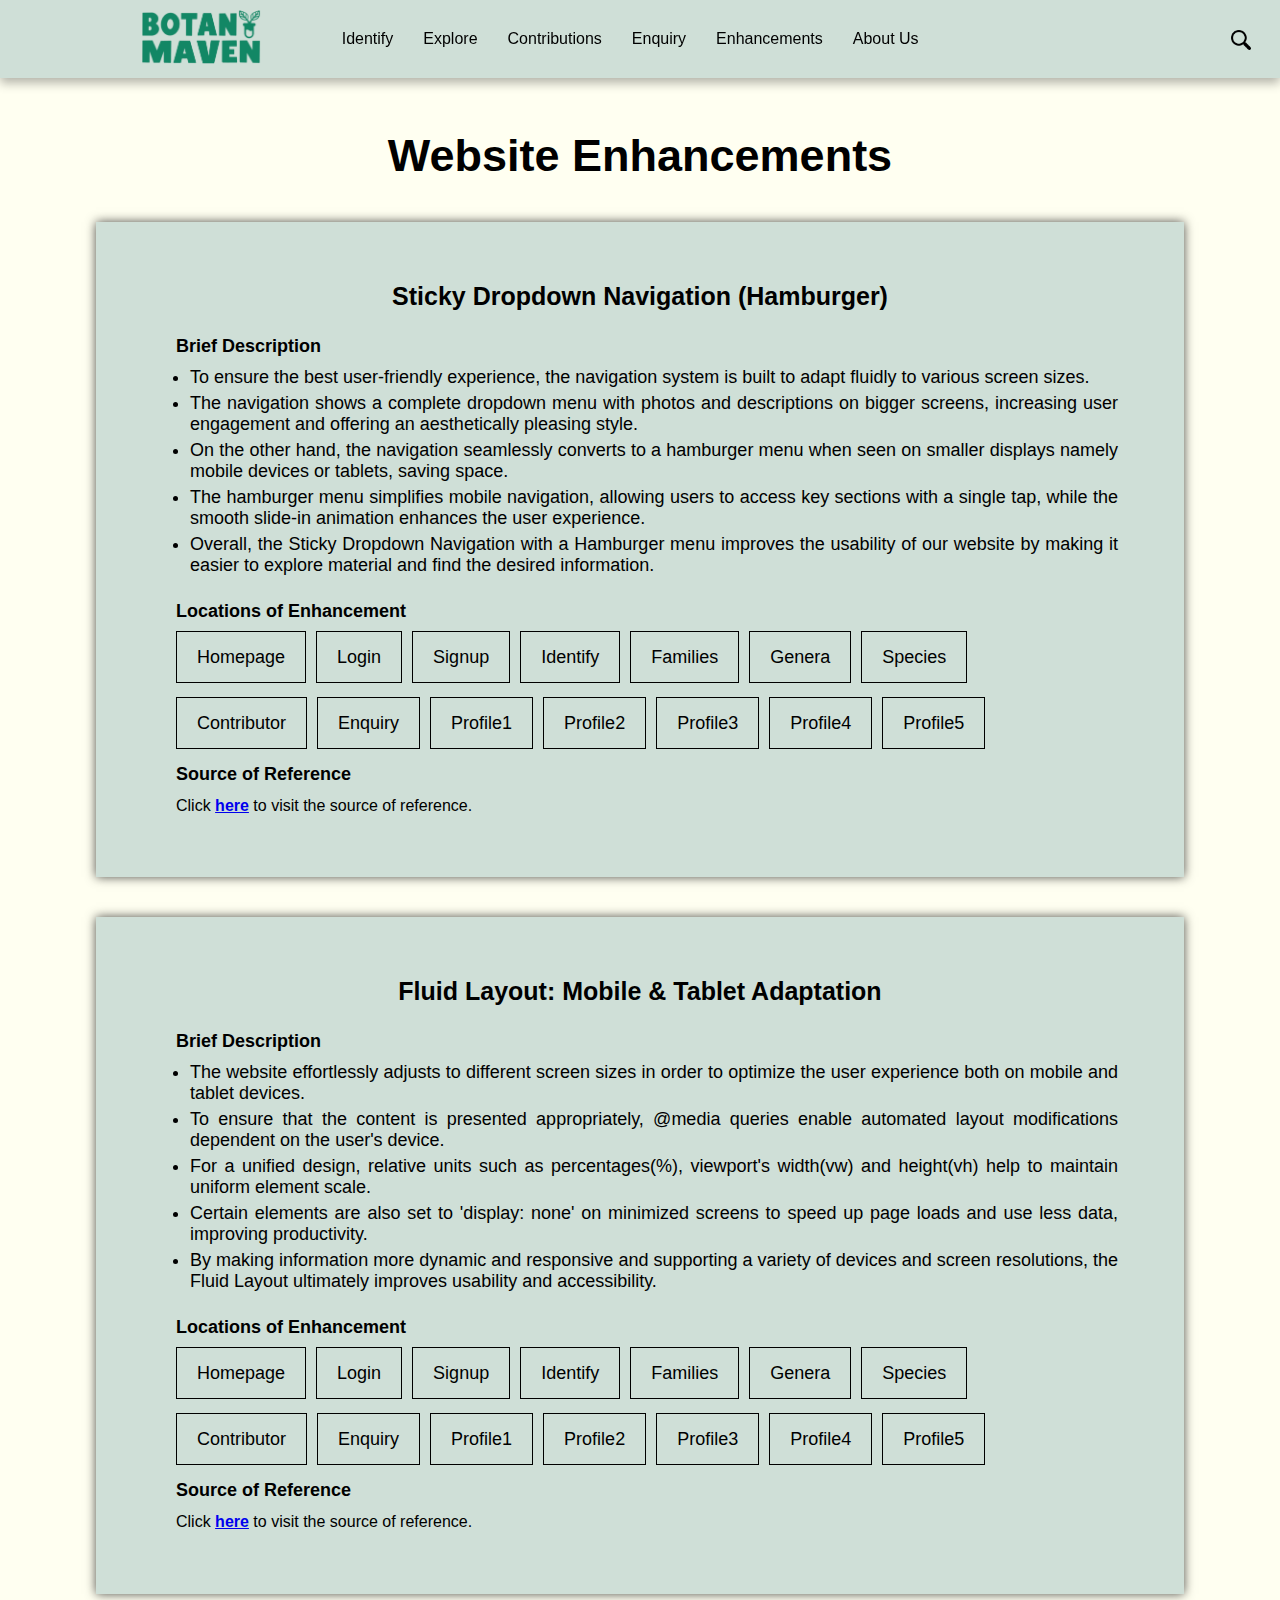
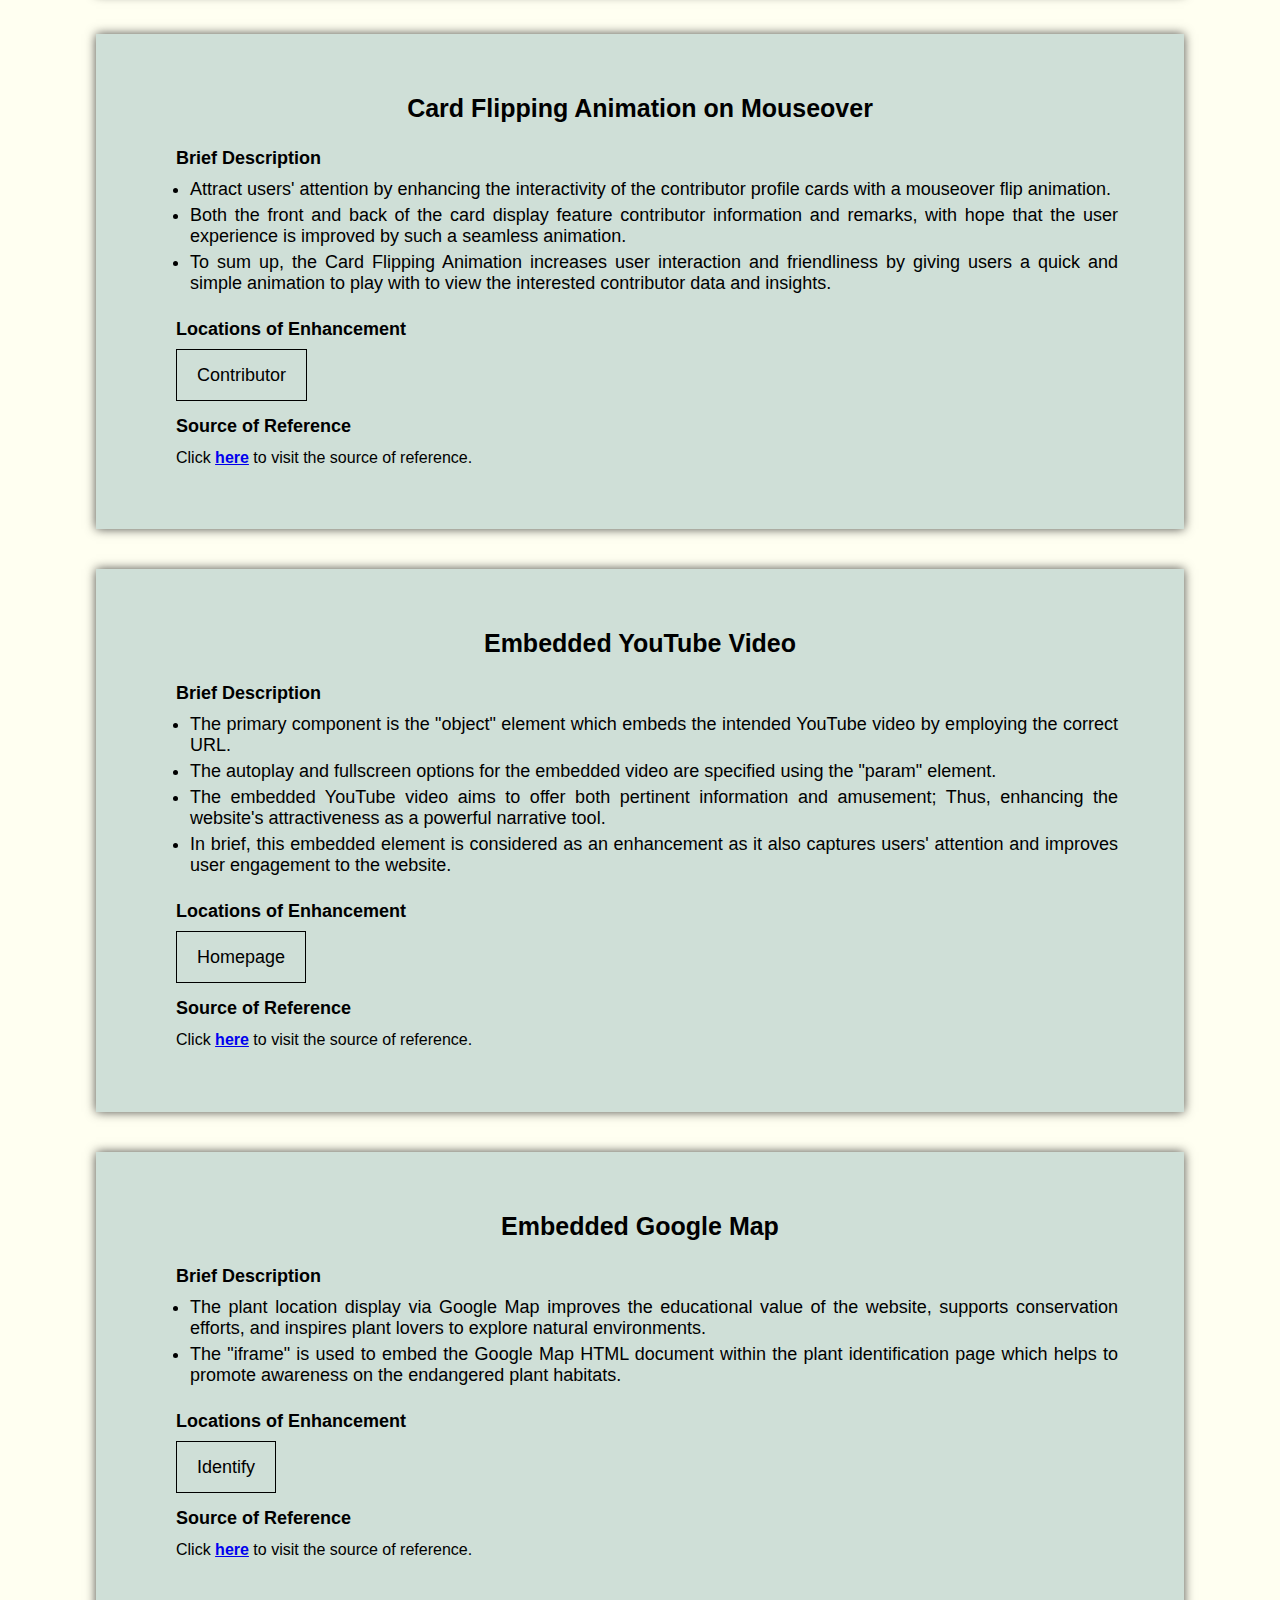
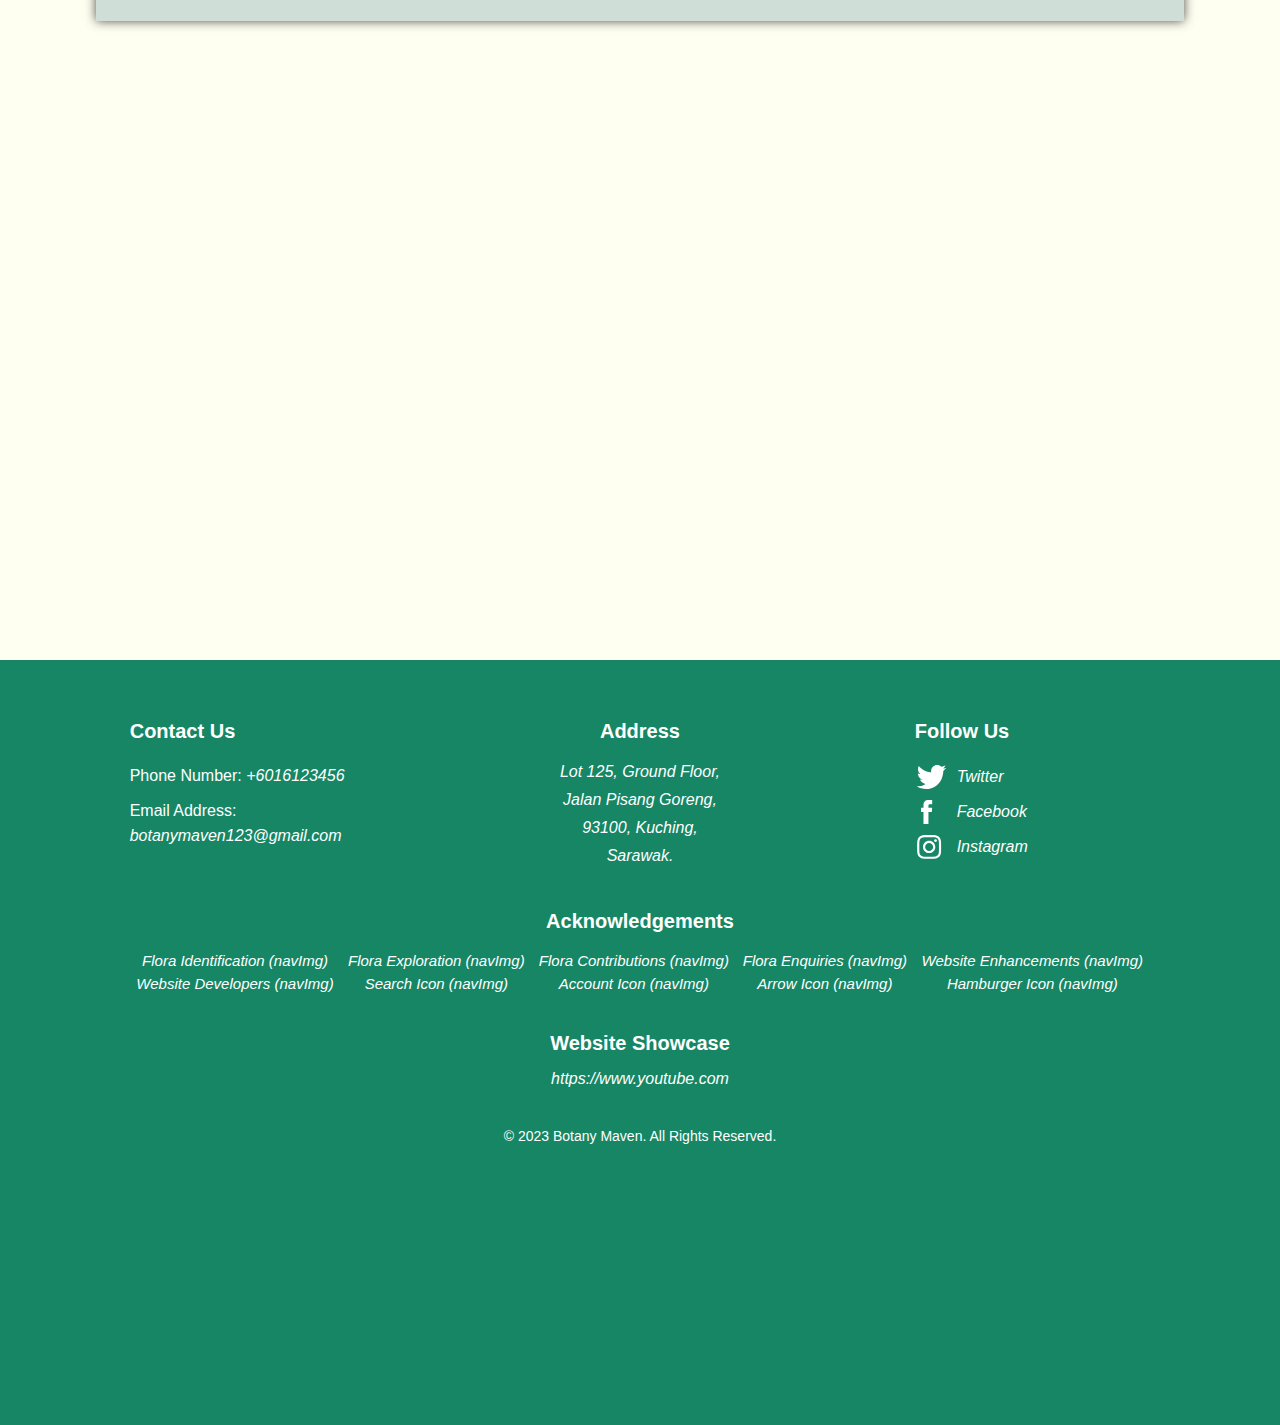
<file: enhancement1.html>
<!DOCTYPE html>
<html lang="en">
<head>
    <title>Botany Maven - Enhancements</title>
    <meta charset="utf-8">
    <meta name="author" content="Lab Group 2-B: Deron Foo">
    <meta name="description" content="Website Enhancements">
    <meta name="keywords" content="Website Enhancements, Showcase">
    <meta name="viewport" content="width=device-width, initial-scale=1.0">
    <link rel="stylesheet" type="text/css" href="style/style.css">
    <link rel="icon" href="photos/homepage/favicon.png" type="image/png"> <!-- Define website favicon -->
</head>
<body>
    <header>
        <input type="checkbox" name="hamburger_menu" id="sidebar_menu">
        <label for="sidebar_menu"><img src="photos/homepage/hamburger_menu.png" alt="Hamburger menu icon"></label>
        <!-- checkbox used for hamburger menu toggles (control the visibility of the sidebar menu) -->
        <a href="index.html" id="logo"><img src="photos/homepage/logo.png" alt="Website logo"></a>
        <nav>
            <div class="navbar">
                <a class="navbarBtn" href="identify.html">Identify</a>
                <div class="navRow">
                    <!-- Dropdown menu content arrangements -->
                    <div class="navCol column1">
                        <h2>Flora<br>Identification</h2>
                    </div>
                    <div class="navCol column2">
                        <ul>
                            <li>Upload photo</li>
                            <li>Identify plant types</li>
                            <li>Scientific & common names</li>
                            <li>Plant care tips</li>
                            <li>Appropriate environment</li>
                            <li>Main plant locations</li>
                        </ul>
                    </div>
                    <div class="navCol column3 colImg1">
                    </div><!-- Background image in style.css for each dropdown option -->
                </div>
            </div>
            <div class="navbar">
                <a class="navbarBtn" href="families.html">Explore</a>
                <div class="navRow">
                    <div class="navCol column1">
                        <h2>Flora<br>Exporation</h2>
                    </div>
                    <div class="navCol column2">
                        <ul>
                            <li>Explore the plant by navigating through three areas for more information: </li>
                            <li><a href="families.html">Families</a></li>
                            <li><a href="genera.html">Genera</a></li>
                            <li><a href="species.html">Species</a></li>
                        </ul>
                    </div>
                    <div class="navCol column3 colImg2">
                    </div>
                </div>
            </div>
            <div class="navbar">
                <a class="navbarBtn" href="contributor.html">Contributions</a>
                <div class="navRow">
                    <div class="navCol column1">
                        <h2>Flora<br>Contributions</h2>
                    </div>
                    <div class="navCol column2">
                        <ul>
                            <li>Card display of plants</li>
                            <li>User-uploaded photos</li>
                            <li>Name of the plants</li>
                            <li>Name of the contributors</li>
                            <li>User comments</li>
                        </ul>
                    </div>
                    <div class="navCol column3 colImg3">
                    </div>
                </div>
            </div>
            <div class="navbar">
                <a class="navbarBtn" href="enquiry.html">Enquiry</a>
                <div class="navRow">
                    <div class="navCol column1">
                        <h2>Flora<br>Enquiries</h2>
                    </div>
                    <div class="navCol column2">
                        <ul>
                            <li>User details</li>
                            <li>Make inquiries about plants based on seven families:</li>
                            <li>~ Dipterocarpaceae&nbsp;&nbsp;&nbsp; ~ Lauraceae</li>
                            <li>~ Burseraceae&nbsp;&nbsp;&nbsp;&nbsp;&nbsp;&nbsp;&nbsp;&nbsp;&nbsp;&nbsp;&nbsp; ~ Myristicaceae</li>
                            <li>~ Chrysobalanaceae&nbsp;&nbsp; ~ Meliaceae </li>
                            <li>~ Ebenaceae</li>
                        </ul>
                    </div>
                    <div class="navCol column3 colImg4">
                    </div>
                </div>
            </div>
            <div class="navbar">
                <a class="navbarBtn" href="enhancement1.html">Enhancements</a>
                <div class="navRow">
                    <div class="navCol column1">
                        <h2>Website<br>Enhancements</h2>
                    </div>
                    <div class="navCol column2">
                        <ul>
                            <li>Sticky Dropdown Navigation + Hamburger</li>
                            <li>Fluid Layout: Mobile & Tablet Adaptation</li>
                            <li>Card Flipping Animation on Mouseover </li>
                            <li>Embedded YouTube video</li>
                            <li>Embedded Google map</li>
                        </ul>
                    </div>
                    <div class="navCol column3 colImg5">
                    </div>
                </div>
            </div>
            <div class="navbar">
                <a class="navbarBtn" href="#">About Us</a>
                <div class="navRow">
                    <div class="navCol column1">
                        <h2>Website<br>Developers</h2>
                    </div>
                    <div class="navCol column2">
                        <ul>
                            <li>Meet our software developers:</li>
                            <li><a href="profile1.html">Deron Foo</a></li>
                            <li><a href="profile2.html">Esther Chai</a></li>
                            <li><a href="profile3.html">Liew Mei Qi</a></li>
                            <li><a href="profile4.html">Beh Jia Yi</a></li>
                            <li><a href="profile5.html">Lai Jun Hong</a></li>
                        </ul>
                    </div>
                    <div class="navCol column3 colImg6">
                    </div>
                </div>
            </div>
            <a href="" class="icon"><img src="photos/homepage/search.png" alt="Search icon"></a>
            <!-- search icon obtained from https://www.flaticon.com/free-icon/magnifying-glass_49116?term=search&page=1&position=16&origin=tag&related_id=49116 -->
            <a href="" class="icon"><img src="photos/homepage/user.png" alt="User account icon"></a>
            <!-- account icon obtained from https://www.flaticon.com/free-icon/user_1077114?term=account&page=1&position=3&origin=search&related_id=1077114 -->
        </nav>
        <div id="hamburgerNav">
        <!-- Hamburger navigational menu that will only show up when clicked on under minimized screen/mobile view -->
            <ul>
                <li><a href="identify.html">Flora Identification<img src="photos/homepage/right-arrow.png" alt="Right arrow"></a></li>
                <li><a href="families.html">Explore - Families<img src="photos/homepage/right-arrow.png" alt="Right arrow"></a></li>
                <li><a href="genera.html">Explore - Genera<img src="photos/homepage/right-arrow.png" alt="Right arrow"></a></li>
                <li><a href="species.html">Explore - Species<img src="photos/homepage/right-arrow.png" alt="Right arrow"></a></li>
                <li><a href="contributor.html">Flora Contributions<img src="photos/homepage/right-arrow.png" alt="Right arrow"></a></li>
                <li><a href="enquiry.html">Flora Enquiries<img src="photos/homepage/right-arrow.png" alt="Right arrow"></a></li>
                <li><a href="enhancement1.html">Website Enhancements<img src="photos/homepage/right-arrow.png" alt="Right arrow"></a></li>
                <li><a href="profile1.html">Dev - Deron Foo<img src="photos/homepage/right-arrow.png" alt="Right arrow"></a></li>
                <li><a href="profile2.html">Dev - Esther Chai<img src="photos/homepage/right-arrow.png" alt="Right arrow"></a></li>
                <li><a href="profile3.html">Dev - Liew Mei Qi<img src="photos/homepage/right-arrow.png" alt="Right arrow"></a></li>
                <li><a href="profile4.html">Dev - Beh Jia Yi<img src="photos/homepage/right-arrow.png" alt="Right arrow"></a></li>
                <li><a href="profile5.html">Dev - Lai Jun Hong<img src="photos/homepage/right-arrow.png" alt="Right arrow"></a></li>
                <!-- arrow icon obtained from https://www.flaticon.com/free-icon/right-arrow_271228?term=arrow&page=1&position=1&origin=tag&related_id=271228 -->
            </ul>
        </div>
    </header>
    <section id="enhancement">
        <h1>Website Enhancements</h1>
        <div id="enhancement_content">
            <div class="item">
                <h2>Sticky Dropdown Navigation (Hamburger)</h2>
                <h3>Brief Description</h3>
                <ul>
                    <li>To ensure the best user-friendly experience, the navigation system is built to adapt fluidly to various screen sizes.</li>
                    <li>The navigation shows a complete dropdown menu with photos and descriptions on bigger screens, increasing user engagement and offering an aesthetically pleasing style.</li>
                    <li>On the other hand, the navigation seamlessly converts to a hamburger menu when seen on smaller displays namely mobile devices or tablets, saving space.</li>
                    <li>The hamburger menu simplifies mobile navigation, allowing users to access key sections with a single tap, while the smooth slide-in animation enhances the user experience.</li>
                    <li>Overall, the Sticky Dropdown Navigation with a Hamburger menu improves the usability of our website by making it easier to explore material and find the desired information.</li>
                </ul>
                <h3>Locations of Enhancement</h3>
                <ol>
                    <li><a class="button" href="index.html" target="_blank">Homepage</a></li>
                    <li><a class="button" href="login.html" target="_blank">Login</a></li>
                    <li><a class="button" href="signup.html" target="_blank">Signup</a></li>
                    <li><a class="button" href="identify.html" target="_blank">Identify</a></li>
                    <li><a class="button" href="families.html" target="_blank">Families</a></li>
                    <li><a class="button" href="genera.html" target="_blank">Genera</a></li>
                    <li><a class="button" href="species.html" target="_blank">Species</a></li>
                    <li><a class="button" href="contributor.html" target="_blank">Contributor</a></li>
                    <li><a class="button" href="enquiry.html" target="_blank">Enquiry</a></li>
                    <li><a class="button" href="profile1.html" target="_blank">Profile1</a></li>
                    <li><a class="button" href="profile2.html" target="_blank">Profile2</a></li>
                    <li><a class="button" href="profile3.html" target="_blank">Profile3</a></li>
                    <li><a class="button" href="profile4.html" target="_blank">Profile4</a></li>
                    <li><a class="button" href="profile5.html" target="_blank">Profile5</a></li>
                </ol>
                <h3>Source of Reference</h3>
                <p class="reference">Click <a href="https://www.youtube.com/watch?v=-0Fcx09v93M&t=37s" target="_blank">here</a> to visit the source of reference.</p>
            </div>
            <div class="item">
                <h2>Fluid Layout: Mobile & Tablet Adaptation</h2>
                <h3>Brief Description</h3>
                <ul>
                    <li>The website effortlessly adjusts to different screen sizes in order to optimize the user experience both on mobile and tablet devices.</li>
                    <li>To ensure that the content is presented appropriately, @media queries enable automated layout modifications dependent on the user's device.</li>
                    <li>For a unified design, relative units such as percentages(%), viewport's width(vw) and height(vh) help to maintain uniform element scale.</li>
                    <li>Certain elements are also set to 'display: none' on minimized screens to speed up page loads and use less data, improving productivity.</li>
                    <li>By making information more dynamic and responsive and supporting a variety of devices and screen resolutions, the Fluid Layout ultimately improves usability and accessibility.</li>
                </ul>
                <h3>Locations of Enhancement</h3>
                <ol>
                    <li><a class="button" href="index.html" target="_blank">Homepage</a></li>
                    <li><a class="button" href="login.html" target="_blank">Login</a></li>
                    <li><a class="button" href="signup.html" target="_blank">Signup</a></li>
                    <li><a class="button" href="identify.html" target="_blank">Identify</a></li>
                    <li><a class="button" href="families.html" target="_blank">Families</a></li>
                    <li><a class="button" href="genera.html" target="_blank">Genera</a></li>
                    <li><a class="button" href="species.html" target="_blank">Species</a></li>
                    <li><a class="button" href="contributor.html" target="_blank">Contributor</a></li>
                    <li><a class="button" href="enquiry.html" target="_blank">Enquiry</a></li>
                    <li><a class="button" href="profile1.html" target="_blank">Profile1</a></li>
                    <li><a class="button" href="profile2.html" target="_blank">Profile2</a></li>
                    <li><a class="button" href="profile3.html" target="_blank">Profile3</a></li>
                    <li><a class="button" href="profile4.html" target="_blank">Profile4</a></li>
                    <li><a class="button" href="profile5.html" target="_blank">Profile5</a></li>
                </ol>
                <h3>Source of Reference</h3>
                <p class="reference">Click <a href="https://www.w3schools.com/cssref/css3_pr_mediaquery.php" target="_blank">here</a> to visit the source of reference.</p>
            </div>
            <div class="item">
                <h2>Card Flipping Animation on Mouseover</h2>
                <h3>Brief Description</h3>
                <ul>
                    <li>Attract users' attention by enhancing the interactivity of the contributor profile cards with a mouseover flip animation.</li>
                    <li>Both the front and back of the card display feature contributor information and remarks, with hope that the user experience is improved by such a seamless animation.</li>
                    <li>To sum up, the Card Flipping Animation increases user interaction and friendliness by giving users a quick and simple animation to play with to view the interested contributor data and insights.</li>
                </ul>
                <h3>Locations of Enhancement</h3>
                <ol>
                    <li><a class="button" href="contributor.html" target="_blank">Contributor</a></li>
                </ol>
                <h3>Source of Reference</h3>
                <p class="reference">Click <a href="https://www.w3schools.com/howto/howto_css_flip_card.asp" target="_blank">here</a> to visit the source of reference.</p>
            </div>
            <div class="item">
                <h2>Embedded YouTube Video</h2>
                <h3>Brief Description</h3>
                <ul>
                    <li>The primary component is the "object" element which embeds the intended YouTube video by employing the correct URL.</li>
                    <li>The autoplay and fullscreen options for the embedded video are specified using the "param" element.</li>
                    <li>The embedded YouTube video aims to offer both pertinent information and amusement; Thus, enhancing the website's attractiveness as a powerful narrative tool.</li>
                    <li>In brief, this embedded element is considered as an enhancement as it also captures users' attention and improves user engagement to the website.</li>
                </ul>
                <h3>Locations of Enhancement</h3>
                <ol>
                    <li><a class="button" href="index.html#enhancement4" target="_blank">Homepage</a></li>
                </ol>
                <h3>Source of Reference</h3>
                <p class="reference">Click <a href="https://www.w3schools.com/tags/tag_object.asp" target="_blank">here</a> to visit the source of reference.</p>
            </div>
            <div class="item">
                <h2>Embedded Google Map</h2>
                <h3>Brief Description</h3>
                <ul>
                    <li>The plant location display via Google Map improves the educational value of the website, supports conservation efforts, and inspires plant lovers to explore natural environments.</li>
                    <li>The "iframe" is used to embed the Google Map HTML document within the plant identification page which helps to promote awareness on the endangered plant habitats.</li>
                </ul>
                <h3>Locations of Enhancement</h3>
                <ol>
                    <li><a class="button" href="identify.html#map" target="_blank">Identify</a></li>
                </ol>
                <h3>Source of Reference</h3>
                <p class="reference">Click <a href="https://www.google.com/maps/place/Mount+Kinabalu/@6.0753342,116.5485239,15z/data=!3m1!4b1!4m6!3m5!1s0x323ba2565e9224cb:0x2281c3fec0a9c05e!8m2!3d6.0753131!4d116.5588237!16zL20vMHFxbWY?hl=en&entry=ttu" target="_blank">here</a> to visit the source of reference.</p>
            </div>
        </div>
    </section>
    <footer>
        <div class="footer_container">
            <section class="footer_section1">
                <h3>Contact Us</h3>
                <p>Phone Number:<a href="tel:6016123456"><em> +6016123456</em></a></p>
                <p>Email Address:<a href="mailto:botanymaven123@gmail.com"><em> botanymaven123@gmail.com</em></a></p>
            </section>
            <section class="footer_section2">
                <h3>Address</h3>
                <p><em>Lot 125, Ground Floor,</em></p>
                <p><em>Jalan Pisang Goreng,</em></p>
                <p><em>93100, Kuching,</em></p>  
                <p><em>Sarawak.</em></p>  
            </section>
            <section>
                <h3>Follow Us</h3>
                <table>
                    <tr>
                        <td><svg class="footer_icon" width="29" height="24">
                            <path d="m14.102 6.384.062 1.038-1.05-.127C9.297 6.808 5.96 5.155 3.128 2.38L1.742 1.003 1.385 2.02c-.755 2.267-.273 4.66 1.3 6.27.84.89.652 1.018-.796.488-.505-.17-.946-.296-.988-.233-.147.15.357 2.076.756 2.84.545 1.058 1.658 2.096 2.875 2.71l1.028.488-1.216.02c-1.175 0-1.217.022-1.09.467.418 1.377 2.076 2.84 3.923 3.475l1.3.444-1.132.677a11.815 11.815 0 0 1-5.624 1.568c-.944.02-1.72.106-1.72.17 0 .21 2.56 1.398 4.05 1.864 4.47 1.376 9.78.783 13.766-1.57 2.833-1.672 5.666-5 6.988-8.22.713-1.715 1.426-4.85 1.426-6.354 0-.975.063-1.102 1.24-2.267.69-.68 1.342-1.42 1.467-1.632.21-.403.19-.403-.88-.043-1.785.636-2.036.55-1.155-.402.65-.678 1.427-1.907 1.427-2.267 0-.063-.316.042-.673.233-.377.21-1.217.53-1.846.72l-1.132.36-1.03-.7c-.565-.38-1.363-.805-1.782-.932-1.07-.296-2.707-.254-3.673.085-2.623.953-4.28 3.41-4.09 6.1z" fill="#FFFFFF"></path>
                        </svg></td>
                        <td>&nbsp; <a href="">Twitter</a></td>
                    </tr>
                    <tr>
                        <td>&nbsp;<svg class="footer_icon" width="12" height="24">
                            <path d="M7.446 24V12h3.313l.438-4.137H7.446l.006-2.07c0-1.08.103-1.657 1.652-1.657h2.07V0H7.863c-3.98 0-5.38 2.006-5.38 5.38v2.483H0V12h2.48v12h4.966z" fill="#FFFFFF"></path>
                        </svg></td>
                        <td>&nbsp; <a href="">Facebook</a></td>
                    </tr>
                    <tr>
                        <td><svg class="footer_icon" width="26" height="24">
                            <path d="M12.138 15.92c-2.206 0-3.994-1.776-3.994-3.967 0-2.19 1.788-3.967 3.994-3.967 2.205 0 3.993 1.776 3.993 3.967 0 2.19-1.787 3.967-3.992 3.967m0-10.078c-3.398 0-6.153 2.736-6.153 6.11 0 3.376 2.755 6.112 6.153 6.112 3.397 0 6.152-2.736 6.152-6.11 0-3.376-2.755-6.112-6.152-6.112" fill="#FFFFFF"></path>
                            <path d="M21.89 16.762c-.053 1.16-.25 1.79-.413 2.21a3.684 3.684 0 0 1-.896 1.368 3.682 3.682 0 0 1-1.376.89c-.423.163-1.057.357-2.225.41-1.264.057-1.643.07-4.842.07-3.2 0-3.58-.013-4.842-.07-1.168-.053-1.802-.247-2.225-.41a3.714 3.714 0 0 1-1.376-.89 3.686 3.686 0 0 1-.896-1.368c-.164-.42-.36-1.05-.413-2.21-.058-1.255-.07-1.63-.07-4.81 0-3.177.012-3.553.07-4.808.053-1.16.25-1.79.413-2.21.217-.555.477-.952.896-1.368.42-.417.818-.675 1.377-.89.424-.163 1.058-.357 2.226-.41 1.264-.057 1.642-.07 4.842-.07l4.84.07c1.17.056 1.803.247 2.226.41.56.215.958.473 1.377.89.42.416.68.813.897 1.368.164.42.36 1.05.413 2.21.058 1.255.07 1.63.07 4.81 0 3.177-.012 3.553-.07 4.808m2.156-9.716c-.058-1.266-.26-2.13-.556-2.888a5.83 5.83 0 0 0-1.382-2.108A5.876 5.876 0 0 0 19.986.677c-.763-.294-1.633-.495-2.91-.553C15.8.066 15.392.052 12.14.052c-3.254 0-3.662.014-4.94.072-1.276.058-2.146.26-2.908.553A5.877 5.877 0 0 0 2.167 2.05 5.83 5.83 0 0 0 .785 4.158C.49 4.915.287 5.78.23 7.046.17 8.316.155 8.72.155 11.953S.17 15.59.23 16.86c.057 1.266.26 2.13.555 2.888a5.83 5.83 0 0 0 1.382 2.108A5.877 5.877 0 0 0 4.29 23.23c.762.293 1.632.494 2.908.552 1.278.058 1.686.072 4.94.072 3.253 0 3.66-.014 4.94-.072 1.275-.058 2.145-.26 2.908-.553a5.876 5.876 0 0 0 2.122-1.374 5.83 5.83 0 0 0 1.382-2.108c.296-.757.498-1.622.556-2.888.06-1.27.073-1.675.073-4.907s-.015-3.637-.074-4.907" fill="#FFFFFF"></path>
                            <path d="M19.97 5.6c0 .79-.643 1.428-1.437 1.428s-1.438-.64-1.438-1.428c0-.788.644-1.428 1.438-1.428.794 0 1.438.64 1.438 1.428" fill="#FFFFFF"></path>
                        </svg></td>
                        <td>&nbsp; <a href="">Instagram</a></td>
                    </tr>
                </table>
            </section>
        </div>
        <div class="acknowledgement">
            <h3>Acknowledgements</h3>
            <table>
                <tr>
                    <td><a href="https://www.freepik.com/free-photo/agronomist-expert-examining-corn-leaf-looking-disease-indicator_11134023.htm?query=botanical%20identification&position=8&from_view=keyword&track=ais#position=8&query=botanical%20identification" target="_blank">Flora Identification (navImg)</a></td>
                    <td><a href="https://www.freepik.com/free-photo/woman-moody-nature-photo-aesthetic-greenhouse_18117343.htm#query=explore%20plants&position=47&from_view=search&track=ais" target="_blank">Flora Exploration (navImg)</a></td>
                    <td><a href="https://www.freepik.com/free-photo/woman-taking-snapshot-her-plant-social-media_17430697.htm#query=plants%20photo%20sharings&position=7&from_view=search&track=ais" target="_blank">Flora Contributions (navImg)</a></td>
                    <td><a href="https://www.freepik.com/free-photo/happily-gardener-man-use-smartphone-laptop-computer-while-online-tutorial-potted-plans-shop_18685208.htm#query=question%20about%20plant&position=37&from_view=search&track=ais" target="_blank">Flora Enquiries (navImg)</a></td>
                    <td><a href="https://www.freepik.com/free-photo/female-florist-using-laptop-with-potted-plants-desk_3180761.htm#query=software%20about%20plants&position=2&from_view=search&track=ais" target="_blank">Website Enhancements (navImg)</a></td>
                </tr>
                <tr>
                    <td><a href="https://www.freepik.com/free-photo/team-coworkers-looking-green-screen-template-laptop-working-with-isolated-mockup-display-business-collaboration-partnership-people-sitting-coworking-office-with-copyspace_44988952.htm#query=green%20software%20teams&position=29&from_view=search&track=ais" target="_blank">Website Developers (navImg)</a></td>
                    <td><a href="https://www.flaticon.com/free-icon/magnifying-glass_49116?term=search&page=1&position=16&origin=tag&related_id=49116" target="_blank">Search Icon (navImg)</a></td>
                    <td><a href="https://www.flaticon.com/free-icon/user_1077114?term=account&page=1&position=3&origin=search&related_id=1077114" target="_blank">Account Icon (navImg)</a></td>
                    <td><a href="https://www.flaticon.com/free-icon/right-arrow_271228?term=arrow&page=1&position=1&origin=tag&related_id=271228" target="_blank">Arrow Icon (navImg)</a></td>
                    <td><a href="https://png.pngitem.com/pimgs/s/160-1604057_menu-free-download-and-svg-menu-icon-hd.png" target="_blank">Hamburger Icon (navImg)</a></td>
                </tr>
                <tr>
                    <td></td>
                    <td></td>
                    <td></td>
                    <td></td>
                    <td></td>
                </tr>
            </table>
            <h3>Website Showcase</h3>
            <a href="https://www.youtube.com" target="_blank">https://www.youtube.com</a>
        </div>
        <div class="footer-bottom"><p>&copy; 2023 Botany Maven. All Rights Reserved.</p></div>
    </footer>
</body>
</html>
</file>
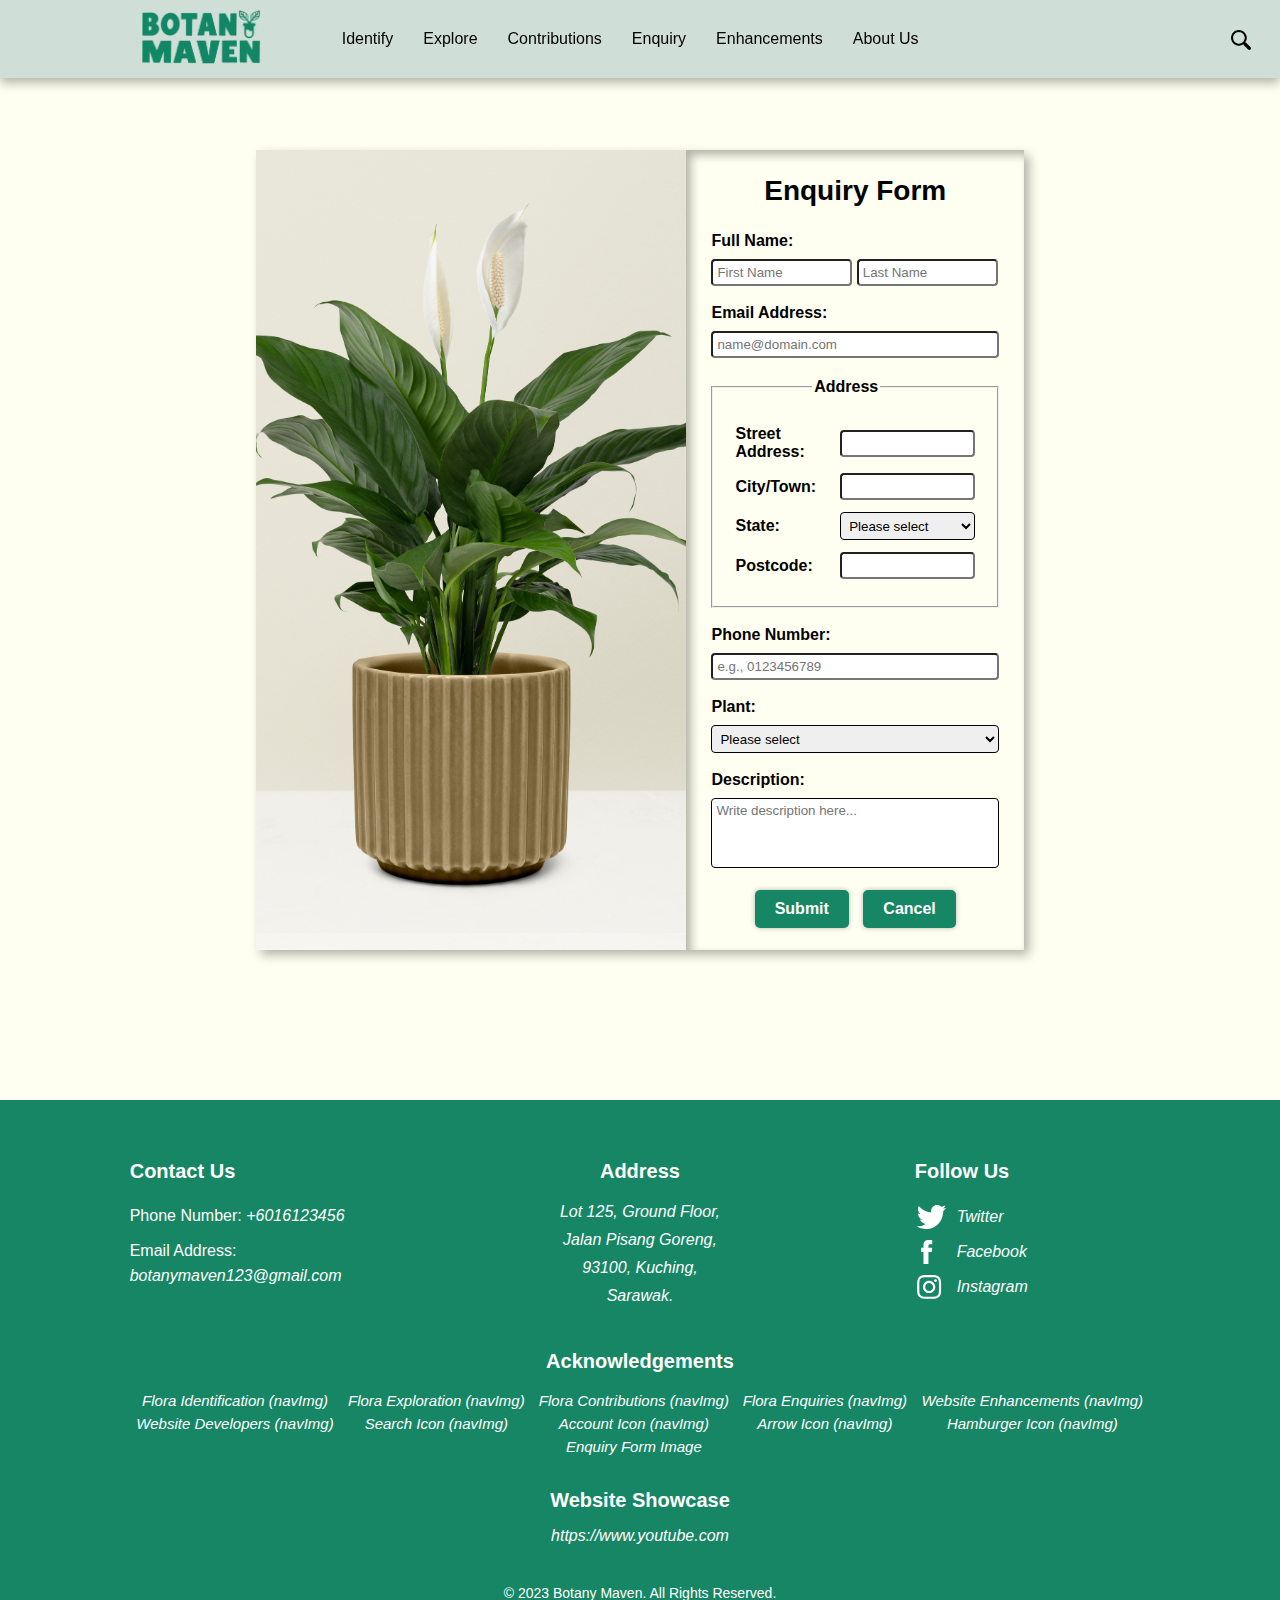
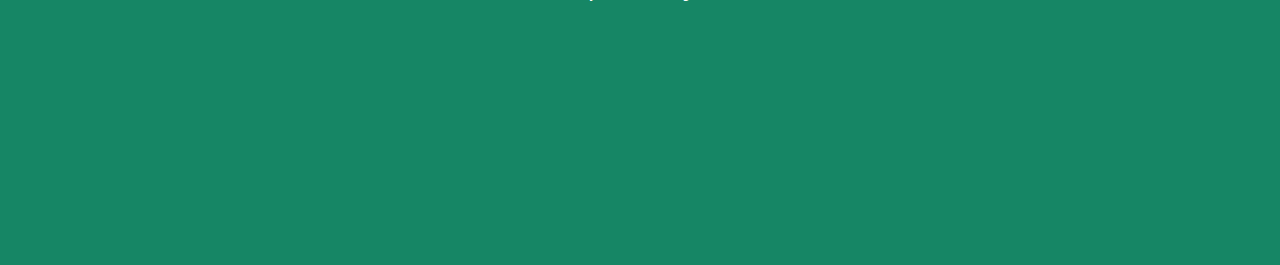
<file: enquiry.html>
<!DOCTYPE html>
<html lang="en">
<head>
    <title>Botany Maven - Enquiry Form</title>
    <meta charset="utf-8">
    <meta name="author" content="Lab Group 2-B: Jia Yi Beh">
    <meta name="description" content="Enquiry Form">
    <meta name="keywords" content="Enquiry, Form, Order">
    <meta name="viewport" content="width=device-width, initial-scale=1.0">
    <link rel="stylesheet" type="text/css" href="style/style.css">
    <link rel="icon" href="photos/homepage/favicon.png" type="image/png"> <!-- Define website favicon -->
</head>
<body>
    <header>
        <input type="checkbox" name="hamburger_menu" id="sidebar_menu">
        <label for="sidebar_menu"><img src="photos/homepage/hamburger_menu.png" alt="Hamburger menu icon"></label>
        <!-- checkbox used for hamburger menu toggles (control the visibility of the sidebar menu) -->
        <a href="index.html" id="logo"><img src="photos/homepage/logo.png" alt="Website logo"></a>
        <nav>
            <div class="navbar">
                <a class="navbarBtn" href="identify.html">Identify</a>
                <div class="navRow">
                    <!-- Dropdown menu content arrangements -->
                    <div class="navCol column1">
                        <h2>Flora<br>Identification</h2>
                    </div>
                    <div class="navCol column2">
                        <ul>
                            <li>Upload photo</li>
                            <li>Identify plant types</li>
                            <li>Scientific & common names</li>
                            <li>Plant care tips</li>
                            <li>Appropriate environment</li>
                            <li>Main plant locations</li>
                        </ul>
                    </div>
                    <div class="navCol column3 colImg1">
                    </div><!-- Background image in style.css for each dropdown option -->
                </div>
            </div>
            <div class="navbar">
                <a class="navbarBtn" href="families.html">Explore</a>
                <div class="navRow">
                    <div class="navCol column1">
                        <h2>Flora<br>Exporation</h2>
                    </div>
                    <div class="navCol column2">
                        <ul>
                            <li>Explore the plant by navigating through three areas for more information: </li>
                            <li><a href="families.html">Families</a></li>
                            <li><a href="genera.html">Genera</a></li>
                            <li><a href="species.html">Species</a></li>
                        </ul>
                    </div>
                    <div class="navCol column3 colImg2">
                    </div>
                </div>
            </div>
            <div class="navbar">
                <a class="navbarBtn" href="contributor.html">Contributions</a>
                <div class="navRow">
                    <div class="navCol column1">
                        <h2>Flora<br>Contributions</h2>
                    </div>
                    <div class="navCol column2">
                        <ul>
                            <li>Card display of plants</li>
                            <li>User-uploaded photos</li>
                            <li>Name of the plants</li>
                            <li>Name of the contributors</li>
                            <li>User comments</li>
                        </ul>
                    </div>
                    <div class="navCol column3 colImg3">
                    </div>
                </div>
            </div>
            <div class="navbar">
                <a class="navbarBtn" href="enquiry.html">Enquiry</a>
                <div class="navRow">
                    <div class="navCol column1">
                        <h2>Flora<br>Enquiries</h2>
                    </div>
                    <div class="navCol column2">
                        <ul>
                            <li>User details</li>
                            <li>Make inquiries about plants based on seven families:</li>
                            <li>~ Dipterocarpaceae&nbsp;&nbsp;&nbsp; ~ Lauraceae</li>
                            <li>~ Burseraceae&nbsp;&nbsp;&nbsp;&nbsp;&nbsp;&nbsp;&nbsp;&nbsp;&nbsp;&nbsp;&nbsp; ~ Myristicaceae</li>
                            <li>~ Chrysobalanaceae&nbsp;&nbsp; ~ Meliaceae </li>
                            <li>~ Ebenaceae</li>
                        </ul>
                    </div>
                    <div class="navCol column3 colImg4">
                    </div>
                </div>
            </div>
            <div class="navbar">
                <a class="navbarBtn" href="enhancement1.html">Enhancements</a>
                <div class="navRow">
                    <div class="navCol column1">
                        <h2>Website<br>Enhancements</h2>
                    </div>
                    <div class="navCol column2">
                        <ul>
                            <li>Sticky Dropdown Navigation + Hamburger</li>
                            <li>Fluid Layout: Mobile & Tablet Adaptation</li>
                            <li>Card Flipping Animation on Mouseover </li>
                            <li>Embedded YouTube video</li>
                            <li>Embedded Google map</li>
                        </ul>
                    </div>
                    <div class="navCol column3 colImg5">
                    </div>
                </div>
            </div>
            <div class="navbar">
                <a class="navbarBtn" href="#">About Us</a>
                <div class="navRow">
                    <div class="navCol column1">
                        <h2>Website<br>Developers</h2>
                    </div>
                    <div class="navCol column2">
                        <ul>
                            <li>Meet our software developers:</li>
                            <li><a href="profile1.html">Deron Foo</a></li>
                            <li><a href="profile2.html">Esther Chai</a></li>
                            <li><a href="profile3.html">Liew Mei Qi</a></li>
                            <li><a href="profile4.html">Beh Jia Yi</a></li>
                            <li><a href="profile5.html">Lai Jun Hong</a></li>
                        </ul>
                    </div>
                    <div class="navCol column3 colImg6">
                    </div>
                </div>
            </div>
            <a href="" class="icon"><img src="photos/homepage/search.png" alt="Search icon"></a>
            <!-- search icon obtained from https://www.flaticon.com/free-icon/magnifying-glass_49116?term=search&page=1&position=16&origin=tag&related_id=49116 -->
            <a href="" class="icon"><img src="photos/homepage/user.png" alt="User account icon"></a>
            <!-- account icon obtained from https://www.flaticon.com/free-icon/user_1077114?term=account&page=1&position=3&origin=search&related_id=1077114 -->
        </nav>
        <div id="hamburgerNav">
        <!-- Hamburger navigational menu that will only show up when clicked on under minimized screen/mobile view -->
            <ul>
                <li><a href="identify.html">Flora Identification<img src="photos/homepage/right-arrow.png" alt="Right arrow"></a></li>
                <li><a href="families.html">Explore - Families<img src="photos/homepage/right-arrow.png" alt="Right arrow"></a></li>
                <li><a href="genera.html">Explore - Genera<img src="photos/homepage/right-arrow.png" alt="Right arrow"></a></li>
                <li><a href="species.html">Explore - Species<img src="photos/homepage/right-arrow.png" alt="Right arrow"></a></li>
                <li><a href="contributor.html">Flora Contributions<img src="photos/homepage/right-arrow.png" alt="Right arrow"></a></li>
                <li><a href="enquiry.html">Flora Enquiries<img src="photos/homepage/right-arrow.png" alt="Right arrow"></a></li>
                <li><a href="enhancement1.html">Website Enhancements<img src="photos/homepage/right-arrow.png" alt="Right arrow"></a></li>
                <li><a href="profile1.html">Dev - Deron Foo<img src="photos/homepage/right-arrow.png" alt="Right arrow"></a></li>
                <li><a href="profile2.html">Dev - Esther Chai<img src="photos/homepage/right-arrow.png" alt="Right arrow"></a></li>
                <li><a href="profile3.html">Dev - Liew Mei Qi<img src="photos/homepage/right-arrow.png" alt="Right arrow"></a></li>
                <li><a href="profile4.html">Dev - Beh Jia Yi<img src="photos/homepage/right-arrow.png" alt="Right arrow"></a></li>
                <li><a href="profile5.html">Dev - Lai Jun Hong<img src="photos/homepage/right-arrow.png" alt="Right arrow"></a></li>
                <!-- arrow icon obtained from https://www.flaticon.com/free-icon/right-arrow_271228?term=arrow&page=1&position=1&origin=tag&related_id=271228 -->
            </ul>
        </div>
    </header>
    <div id="enquiry_form">
        <figure>
            <img src="photos/forms/form_img.jpg" alt="Enquiry form image ">
            <!-- image obtained from https://www.freepik.com/free-photo/peace-lily-plant-pot_18097452.htm#query=plant%20pots&position=35&from_view=search&track=ais -->
        </figure>
        <section id="form_content">
            <h1>Enquiry Form</h1>
            <form action="mailto:botanymaven123@gmail.com" method="post">
                <p class="label"><label for="firstName">Full Name:</label></p>
                <p>
                    <input type="text" id="firstName" name="firstName" maxlength="25" pattern="[A-Za-z\s]+" placeholder="First Name" required>
                    <input type="text" id="lastName" name="lastName" maxlength="25" pattern="[A-Za-z\s]+" placeholder="Last Name" required>
                </p>
                <p class="label"><label for="email">Email Address:</label></p>
                <p><input type="email" id="email" name="email" placeholder="name@domain.com" required></p>
                <fieldset>
                <legend>Address</legend>
                    <table>
                        <tr>
                            <td><label for="streetAddress">Street Address:</label></td>
                            <td><input type="text" id="streetAddress" name="streetAddress" maxlength="40" required></td>
                        </tr>
                        <tr>
                            <td><label for="cityTown">City/Town:</label></td>
                            <td><input type="text" id="cityTown" name="cityTown" maxlength="20" required></td>
                        </tr>
                        <tr>
                            <td><label for="state">State:</label></td>
                            <td><select id="state" name="state" required>
                                <option value="">Please select</option>
                                <option value="Johor">Johor</option>
                                <option value="Kedah">Kedah</option>
                                <option value="Kelantan">Kelantan</option>
                                <option value="Melaka">Melaka</option>
                                <option value="Negeri Sembilan">Negeri Sembilan</option>
                                <option value="Pahang">Pahang</option>
                                <option value="Perak">Perak</option>
                                <option value="Perlis">Perlis</option>
                                <option value="Penang">Penang</option>
                                <option value="Sabah">Sabah</option>
                                <option value="Sarawak">Sarawak</option>
                                <option value="Selangor">Selangor</option>
                                <option value="Terengganu">Terengganu</option>
                                <option value="Kuala Lumpur">Kuala Lumpur (Federal Territory)</option>
                                <option value="Labuan">Labuan (Federal Territory)</option>
                                <option value="Putrajaya">Putrajaya (Federal Territory)</option>
                            </select></td>
                        </tr>
                        <tr>
                            <td><label for="postcode">Postcode:</label></td>
                            <td><input type="text" id="postcode" name="postcode" maxlength="5" pattern="[0-9]{5}" required></td>
                        </tr>
                    </table> 
                </fieldset>   
                <p class="label"><label for="phoneNumber">Phone Number:</label></p>
                <p><input type="tel" id="phoneNumber" name="phoneNumber" maxlength="10" placeholder="e.g., 0123456789" required></p>   
                <p class="label"><label for="plant">Plant:</label></p>
                <p>
                    <select id="plant" name="plant" required>
                        <option value="">Please select</option>
                        <option value="Dipterocarpaceae">Dipterocarpaceae</option>
                        <option value="Lauraceae">Lauraceae</option>
                        <option value="Burseraceae">Burseraceae</option>
                        <option value="Myristicaceae">Myristicaceae</option>
                        <option value="Chrysobalanaceae">Chrysobalanaceae</option>
                        <option value="Meliaceae">Meliaceae</option>
                        <option value="Ebenaceae">Ebenaceae</option>
                    </select>
                </p>   
                <p class="label"><label>Description:</label></p>
                <textarea name="Description" rows="4" cols="40" placeholder="Write description here..." required="required"></textarea>
                <p class="buttons">
                    <input type="submit" value="Submit">
                    <input type="reset" value="Cancel">
                </p>
            </form>
        </section>
    </div>
    <footer>
        <div class="footer_container">
            <section class="footer_section1">
                <h3>Contact Us</h3>
                <p>Phone Number:<a href="tel:6016123456"><em> +6016123456</em></a></p>
                <p>Email Address:<a href="mailto:botanymaven123@gmail.com"><em> botanymaven123@gmail.com</em></a></p>
            </section>
            <section class="footer_section2">
                <h3>Address</h3>
                <p><em>Lot 125, Ground Floor,</em></p>
                <p><em>Jalan Pisang Goreng,</em></p>
                <p><em>93100, Kuching,</em></p>  
                <p><em>Sarawak.</em></p>  
            </section>
            <section>
                <h3>Follow Us</h3>
                <table>
                    <tr>
                        <td><svg class="footer_icon" width="29" height="24">
                            <path d="m14.102 6.384.062 1.038-1.05-.127C9.297 6.808 5.96 5.155 3.128 2.38L1.742 1.003 1.385 2.02c-.755 2.267-.273 4.66 1.3 6.27.84.89.652 1.018-.796.488-.505-.17-.946-.296-.988-.233-.147.15.357 2.076.756 2.84.545 1.058 1.658 2.096 2.875 2.71l1.028.488-1.216.02c-1.175 0-1.217.022-1.09.467.418 1.377 2.076 2.84 3.923 3.475l1.3.444-1.132.677a11.815 11.815 0 0 1-5.624 1.568c-.944.02-1.72.106-1.72.17 0 .21 2.56 1.398 4.05 1.864 4.47 1.376 9.78.783 13.766-1.57 2.833-1.672 5.666-5 6.988-8.22.713-1.715 1.426-4.85 1.426-6.354 0-.975.063-1.102 1.24-2.267.69-.68 1.342-1.42 1.467-1.632.21-.403.19-.403-.88-.043-1.785.636-2.036.55-1.155-.402.65-.678 1.427-1.907 1.427-2.267 0-.063-.316.042-.673.233-.377.21-1.217.53-1.846.72l-1.132.36-1.03-.7c-.565-.38-1.363-.805-1.782-.932-1.07-.296-2.707-.254-3.673.085-2.623.953-4.28 3.41-4.09 6.1z" fill="#FFFFFF"></path>
                        </svg></td>
                        <td>&nbsp; <a href="">Twitter</a></td>
                    </tr>
                    <tr>
                        <td>&nbsp;<svg class="footer_icon" width="12" height="24">
                            <path d="M7.446 24V12h3.313l.438-4.137H7.446l.006-2.07c0-1.08.103-1.657 1.652-1.657h2.07V0H7.863c-3.98 0-5.38 2.006-5.38 5.38v2.483H0V12h2.48v12h4.966z" fill="#FFFFFF"></path>
                        </svg></td>
                        <td>&nbsp; <a href="">Facebook</a></td>
                    </tr>
                    <tr>
                        <td><svg class="footer_icon" width="26" height="24">
                            <path d="M12.138 15.92c-2.206 0-3.994-1.776-3.994-3.967 0-2.19 1.788-3.967 3.994-3.967 2.205 0 3.993 1.776 3.993 3.967 0 2.19-1.787 3.967-3.992 3.967m0-10.078c-3.398 0-6.153 2.736-6.153 6.11 0 3.376 2.755 6.112 6.153 6.112 3.397 0 6.152-2.736 6.152-6.11 0-3.376-2.755-6.112-6.152-6.112" fill="#FFFFFF"></path>
                            <path d="M21.89 16.762c-.053 1.16-.25 1.79-.413 2.21a3.684 3.684 0 0 1-.896 1.368 3.682 3.682 0 0 1-1.376.89c-.423.163-1.057.357-2.225.41-1.264.057-1.643.07-4.842.07-3.2 0-3.58-.013-4.842-.07-1.168-.053-1.802-.247-2.225-.41a3.714 3.714 0 0 1-1.376-.89 3.686 3.686 0 0 1-.896-1.368c-.164-.42-.36-1.05-.413-2.21-.058-1.255-.07-1.63-.07-4.81 0-3.177.012-3.553.07-4.808.053-1.16.25-1.79.413-2.21.217-.555.477-.952.896-1.368.42-.417.818-.675 1.377-.89.424-.163 1.058-.357 2.226-.41 1.264-.057 1.642-.07 4.842-.07l4.84.07c1.17.056 1.803.247 2.226.41.56.215.958.473 1.377.89.42.416.68.813.897 1.368.164.42.36 1.05.413 2.21.058 1.255.07 1.63.07 4.81 0 3.177-.012 3.553-.07 4.808m2.156-9.716c-.058-1.266-.26-2.13-.556-2.888a5.83 5.83 0 0 0-1.382-2.108A5.876 5.876 0 0 0 19.986.677c-.763-.294-1.633-.495-2.91-.553C15.8.066 15.392.052 12.14.052c-3.254 0-3.662.014-4.94.072-1.276.058-2.146.26-2.908.553A5.877 5.877 0 0 0 2.167 2.05 5.83 5.83 0 0 0 .785 4.158C.49 4.915.287 5.78.23 7.046.17 8.316.155 8.72.155 11.953S.17 15.59.23 16.86c.057 1.266.26 2.13.555 2.888a5.83 5.83 0 0 0 1.382 2.108A5.877 5.877 0 0 0 4.29 23.23c.762.293 1.632.494 2.908.552 1.278.058 1.686.072 4.94.072 3.253 0 3.66-.014 4.94-.072 1.275-.058 2.145-.26 2.908-.553a5.876 5.876 0 0 0 2.122-1.374 5.83 5.83 0 0 0 1.382-2.108c.296-.757.498-1.622.556-2.888.06-1.27.073-1.675.073-4.907s-.015-3.637-.074-4.907" fill="#FFFFFF"></path>
                            <path d="M19.97 5.6c0 .79-.643 1.428-1.437 1.428s-1.438-.64-1.438-1.428c0-.788.644-1.428 1.438-1.428.794 0 1.438.64 1.438 1.428" fill="#FFFFFF"></path>
                        </svg></td>
                        <td>&nbsp; <a href="">Instagram</a></td>
                    </tr>
                </table>
            </section>
        </div>
        <div class="acknowledgement">
            <h3>Acknowledgements</h3>
            <table>
                <tr>
                    <td><a href="https://www.freepik.com/free-photo/agronomist-expert-examining-corn-leaf-looking-disease-indicator_11134023.htm?query=botanical%20identification&position=8&from_view=keyword&track=ais#position=8&query=botanical%20identification" target="_blank">Flora Identification (navImg)</a></td>
                    <td><a href="https://www.freepik.com/free-photo/woman-moody-nature-photo-aesthetic-greenhouse_18117343.htm#query=explore%20plants&position=47&from_view=search&track=ais" target="_blank">Flora Exploration (navImg)</a></td>
                    <td><a href="https://www.freepik.com/free-photo/woman-taking-snapshot-her-plant-social-media_17430697.htm#query=plants%20photo%20sharings&position=7&from_view=search&track=ais" target="_blank">Flora Contributions (navImg)</a></td>
                    <td><a href="https://www.freepik.com/free-photo/happily-gardener-man-use-smartphone-laptop-computer-while-online-tutorial-potted-plans-shop_18685208.htm#query=question%20about%20plant&position=37&from_view=search&track=ais" target="_blank">Flora Enquiries (navImg)</a></td>
                    <td><a href="https://www.freepik.com/free-photo/female-florist-using-laptop-with-potted-plants-desk_3180761.htm#query=software%20about%20plants&position=2&from_view=search&track=ais" target="_blank">Website Enhancements (navImg)</a></td>
                </tr>
                <tr>
                    <td><a href="https://www.freepik.com/free-photo/team-coworkers-looking-green-screen-template-laptop-working-with-isolated-mockup-display-business-collaboration-partnership-people-sitting-coworking-office-with-copyspace_44988952.htm#query=green%20software%20teams&position=29&from_view=search&track=ais" target="_blank">Website Developers (navImg)</a></td>
                    <td><a href="https://www.flaticon.com/free-icon/magnifying-glass_49116?term=search&page=1&position=16&origin=tag&related_id=49116" target="_blank">Search Icon (navImg)</a></td>
                    <td><a href="https://www.flaticon.com/free-icon/user_1077114?term=account&page=1&position=3&origin=search&related_id=1077114" target="_blank">Account Icon (navImg)</a></td>
                    <td><a href="https://www.flaticon.com/free-icon/right-arrow_271228?term=arrow&page=1&position=1&origin=tag&related_id=271228" target="_blank">Arrow Icon (navImg)</a></td>
                    <td><a href="https://png.pngitem.com/pimgs/s/160-1604057_menu-free-download-and-svg-menu-icon-hd.png" target="_blank">Hamburger Icon (navImg)</a></td>
                </tr>
                <tr>
                    <td></td>
                    <td></td>
                    <td><a href="https://www.freepik.com/free-photo/peace-lily-plant-pot_18097452.htm#query=plant%20pots&position=35&from_view=search&track=ais" target="_blank">Enquiry Form Image</a></td>
                    <td></td>
                    <td></td>
                </tr>
            </table>
            <h3>Website Showcase</h3>
            <a href="https://www.youtube.com" target="_blank">https://www.youtube.com</a>
        </div>
        <div class="footer-bottom"><p>&copy; 2023 Botany Maven. All Rights Reserved.</p></div>
    </footer>
</body>
</html>
</file>
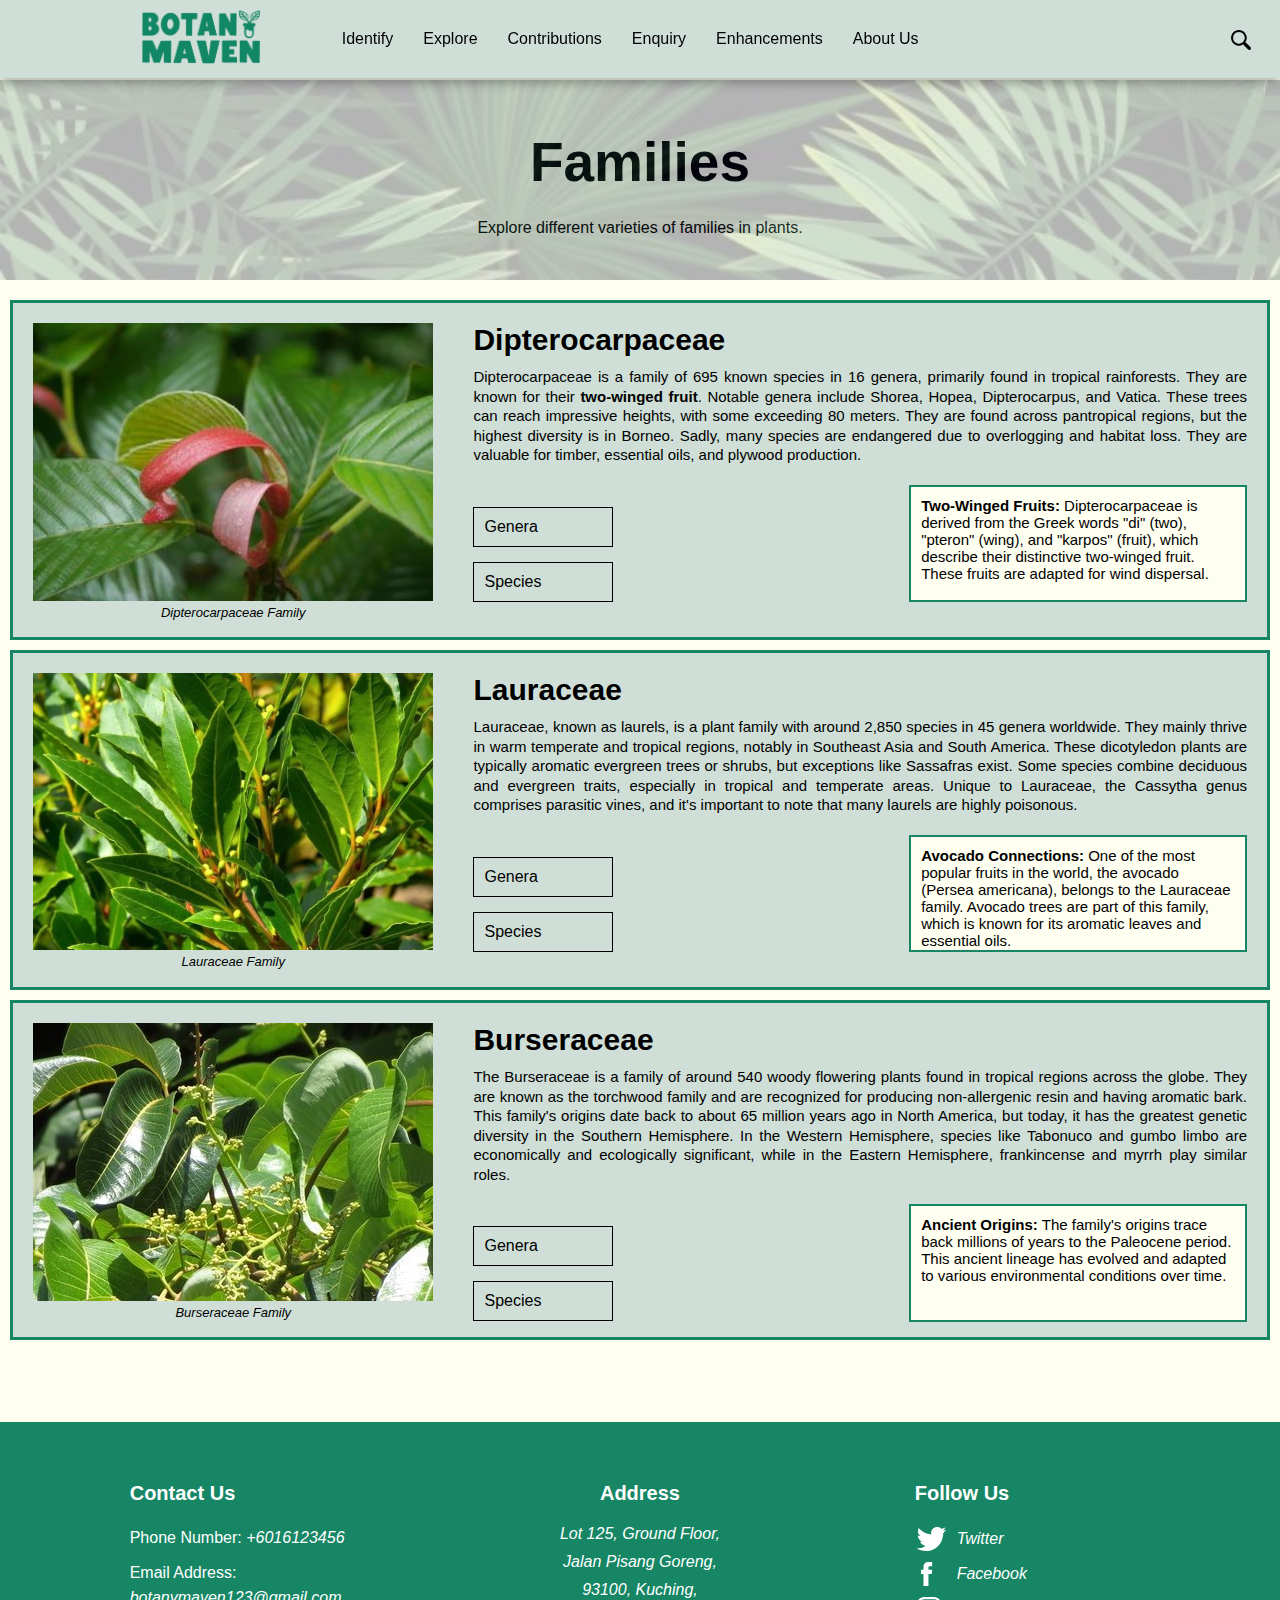
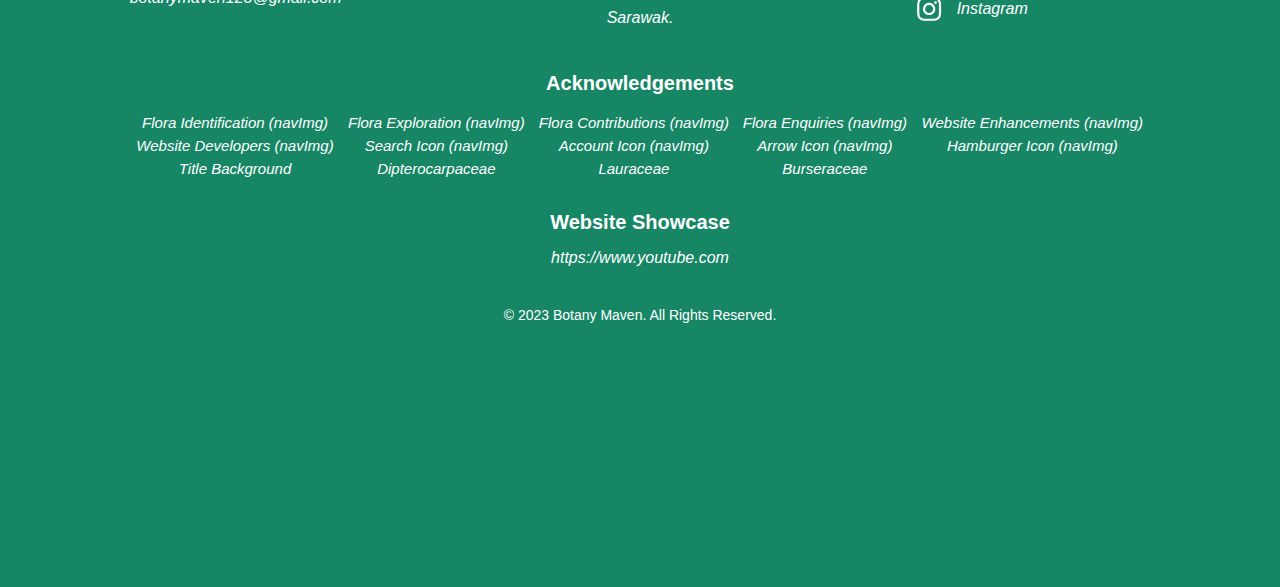
<file: families.html>
<!DOCTYPE html>
<html lang="en">
<head>
    <title>Families</title>
    <meta charset="utf-8">
    <meta name="author" content="Lab Group 2-B: Deron Foo">
    <meta name="description" content="A website design prototype with future functions namely to identify Endangered, Rare and Threatened (ERT) plants through an automatic visual identification engine. In addition, the web application will also integrate a function akin to a plant encyclopedia, enabling users to explore encountered plant species">
    <meta name="keywords" content="Botany Maven, Plant Encyclopedia, ERT, Botany Identification, Families">
    <meta name="viewport" content="width=device-width, initial-scale=1.0">
    <link rel="stylesheet" type="text/css" href="style/style.css">
    <link rel="icon" href="photos/homepage/favicon.png" type="image/png"> <!-- Define website favicon -->
</head>
<body>
    <header>
        <input type="checkbox" name="hamburger_menu" id="sidebar_menu">
        <label for="sidebar_menu"><img src="photos/homepage/hamburger_menu.png" alt="Hamburger menu icon"></label>
        <!-- checkbox used for hamburger menu toggles (control the visibility of the sidebar menu) -->
        <a href="index.html" id="logo"><img src="photos/homepage/logo.png" alt="Website logo"></a>
        <nav>
            <div class="navbar">
                <a class="navbarBtn" href="identify.html">Identify</a>
                <div class="navRow">
                    <!-- Dropdown menu content arrangements -->
                    <div class="navCol column1">
                        <h2>Flora<br>Identification</h2>
                    </div>
                    <div class="navCol column2">
                        <ul>
                            <li>Upload photo</li>
                            <li>Identify plant types</li>
                            <li>Scientific & common names</li>
                            <li>Plant care tips</li>
                            <li>Appropriate environment</li>
                            <li>Main plant locations</li>
                        </ul>
                    </div>
                    <div class="navCol column3 colImg1">
                    </div><!-- Background image in style.css for each dropdown option -->
                </div>
            </div>
            <div class="navbar">
                <a class="navbarBtn" href="families.html">Explore</a>
                <div class="navRow">
                    <div class="navCol column1">
                        <h2>Flora<br>Exporation</h2>
                    </div>
                    <div class="navCol column2">
                        <ul>
                            <li>Explore the plant by navigating through three areas for more information: </li>
                            <li><a href="families.html">Families</a></li>
                            <li><a href="genera.html">Genera</a></li>
                            <li><a href="species.html">Species</a></li>
                        </ul>
                    </div>
                    <div class="navCol column3 colImg2">
                    </div>
                </div>
            </div>
            <div class="navbar">
                <a class="navbarBtn" href="contributor.html">Contributions</a>
                <div class="navRow">
                    <div class="navCol column1">
                        <h2>Flora<br>Contributions</h2>
                    </div>
                    <div class="navCol column2">
                        <ul>
                            <li>Card display of plants</li>
                            <li>User-uploaded photos</li>
                            <li>Name of the plants</li>
                            <li>Name of the contributors</li>
                            <li>User comments</li>
                        </ul>
                    </div>
                    <div class="navCol column3 colImg3">
                    </div>
                </div>
            </div>
            <div class="navbar">
                <a class="navbarBtn" href="enquiry.html">Enquiry</a>
                <div class="navRow">
                    <div class="navCol column1">
                        <h2>Flora<br>Enquiries</h2>
                    </div>
                    <div class="navCol column2">
                        <ul>
                            <li>User details</li>
                            <li>Make inquiries about plants based on seven families:</li>
                            <li>~ Dipterocarpaceae&nbsp;&nbsp;&nbsp; ~ Lauraceae</li>
                            <li>~ Burseraceae&nbsp;&nbsp;&nbsp;&nbsp;&nbsp;&nbsp;&nbsp;&nbsp;&nbsp;&nbsp;&nbsp; ~ Myristicaceae</li>
                            <li>~ Chrysobalanaceae&nbsp;&nbsp; ~ Meliaceae </li>
                            <li>~ Ebenaceae</li>
                        </ul>
                    </div>
                    <div class="navCol column3 colImg4">
                    </div>
                </div>
            </div>
            <div class="navbar">
                <a class="navbarBtn" href="enhancement1.html">Enhancements</a>
                <div class="navRow">
                    <div class="navCol column1">
                        <h2>Website<br>Enhancements</h2>
                    </div>
                    <div class="navCol column2">
                        <ul>
                            <li>Sticky Dropdown Navigation + Hamburger</li>
                            <li>Fluid Layout: Mobile & Tablet Adaptation</li>
                            <li>Card Flipping Animation on Mouseover </li>
                            <li>Embedded YouTube video</li>
                            <li>Embedded Google map</li>
                        </ul>
                    </div>
                    <div class="navCol column3 colImg5">
                    </div>
                </div>
            </div>
            <div class="navbar">
                <a class="navbarBtn" href="#">About Us</a>
                <div class="navRow">
                    <div class="navCol column1">
                        <h2>Website<br>Developers</h2>
                    </div>
                    <div class="navCol column2">
                        <ul>
                            <li>Meet our software developers:</li>
                            <li><a href="profile1.html">Deron Foo</a></li>
                            <li><a href="profile2.html">Esther Chai</a></li>
                            <li><a href="profile3.html">Liew Mei Qi</a></li>
                            <li><a href="profile4.html">Beh Jia Yi</a></li>
                            <li><a href="profile5.html">Lai Jun Hong</a></li>
                        </ul>
                    </div>
                    <div class="navCol column3 colImg6">
                    </div>
                </div>
            </div>
            <a href="" class="icon"><img src="photos/homepage/search.png" alt="Search icon"></a>
            <!-- search icon obtained from https://www.flaticon.com/free-icon/magnifying-glass_49116?term=search&page=1&position=16&origin=tag&related_id=49116 -->
            <a href="" class="icon"><img src="photos/homepage/user.png" alt="User account icon"></a>
            <!-- account icon obtained from https://www.flaticon.com/free-icon/user_1077114?term=account&page=1&position=3&origin=search&related_id=1077114 -->
        </nav>
        <div id="hamburgerNav">
        <!-- Hamburger navigational menu that will only show up when clicked on under minimized screen/mobile view -->
            <ul>
                <li><a href="identify.html">Flora Identification<img src="photos/homepage/right-arrow.png" alt="Right arrow"></a></li>
                <li><a href="families.html">Explore - Families<img src="photos/homepage/right-arrow.png" alt="Right arrow"></a></li>
                <li><a href="genera.html">Explore - Genera<img src="photos/homepage/right-arrow.png" alt="Right arrow"></a></li>
                <li><a href="species.html">Explore - Species<img src="photos/homepage/right-arrow.png" alt="Right arrow"></a></li>
                <li><a href="contributor.html">Flora Contributions<img src="photos/homepage/right-arrow.png" alt="Right arrow"></a></li>
                <li><a href="enquiry.html">Flora Enquiries<img src="photos/homepage/right-arrow.png" alt="Right arrow"></a></li>
                <li><a href="enhancement1.html">Website Enhancements<img src="photos/homepage/right-arrow.png" alt="Right arrow"></a></li>
                <li><a href="profile1.html">Dev - Deron Foo<img src="photos/homepage/right-arrow.png" alt="Right arrow"></a></li>
                <li><a href="profile2.html">Dev - Esther Chai<img src="photos/homepage/right-arrow.png" alt="Right arrow"></a></li>
                <li><a href="profile3.html">Dev - Liew Mei Qi<img src="photos/homepage/right-arrow.png" alt="Right arrow"></a></li>
                <li><a href="profile4.html">Dev - Beh Jia Yi<img src="photos/homepage/right-arrow.png" alt="Right arrow"></a></li>
                <li><a href="profile5.html">Dev - Lai Jun Hong<img src="photos/homepage/right-arrow.png" alt="Right arrow"></a></li>
                <!-- arrow icon obtained from https://www.flaticon.com/free-icon/right-arrow_271228?term=arrow&page=1&position=1&origin=tag&related_id=271228 -->
            </ul>
        </div>
    </header>
    <section>
        <article class="families">
            <h1>Families</h1>
            <p>Explore different varieties of families in plants.</p>
        </article>
    </section>
    <section class="families-container">
        <figure class="families-img">
            <img src="photos/families/dipterocarpaceae.jpg" alt="Image of Dipterocarpaceae">
            <!-- Image obtained from https://encrypted-tbn0.gstatic.com/images?q=tbn:ANd9GcQ_kZBl-VjkWCbQYIereTnIvRFCBODxdauB3UhHDHrUWcK1pIciERb7ikc409Q8e56mDKs&usqp=CAU -->
            <figcaption><em>Dipterocarpaceae Family</em></figcaption>
        </figure>
        <div class="families-info">
            <h2>Dipterocarpaceae</h2>
            <p>                    
                Dipterocarpaceae is a family of 695 known species in 16 genera, primarily found in tropical rainforests. They are known for their <strong>two-winged fruit</strong>. Notable genera include Shorea, Hopea, Dipterocarpus, and Vatica. These trees can reach impressive heights, with some exceeding 80 meters. They are found across pantropical regions, but the highest diversity is in Borneo. Sadly, many species are endangered due to overlogging and habitat loss. They are valuable for timber, essential oils, and plywood production.
            </p>
            <div class="flex">
                <div class="plant-buttons"> 
                    <p><a href="genera.html#diptero-genera">Genera</a></p>
                    <p><a href="species.html#vatica-species" id="laura-family">Species</a></p>
                </div>
                <aside class="add-info">
                    <p>
                        <strong>Two-Winged Fruits:</strong> Dipterocarpaceae is derived from the Greek words "di" (two), "pteron" (wing), and "karpos" (fruit), which describe their distinctive two-winged fruit. These fruits are adapted for wind dispersal.
                    </p>
                </aside>
            </div>
        </div>
    </section>
    <section class="families-container">
        <figure class="families-img">
            <img src="photos/families/lauraceae.jpg" alt="Image of Lauraceae">
            <!-- Image obtained from https://cdn.britannica.com/62/184662-050-433A27B8/Bay-laurel.jpg -->
            <figcaption><em>Lauraceae Family</em></figcaption>
        </figure>
        <div class="families-info">
            <h2>Lauraceae</h2>
            <p>
                Lauraceae, known as laurels, is a plant family with around 2,850 species in 45 genera worldwide. They mainly thrive in warm temperate and tropical regions, notably in Southeast Asia and South America. These dicotyledon plants are typically aromatic evergreen trees or shrubs, but exceptions like Sassafras exist. Some species combine deciduous and evergreen traits, especially in tropical and temperate areas. Unique to Lauraceae, the Cassytha genus comprises parasitic vines, and it's important to note that many laurels are highly poisonous.
            </p>
            <div class="flex">
                <div class="plant-buttons"> 
                    <p><a href="genera.html#laura-genera">Genera</a></p>
                    <p><a href="species.html#acti-species">Species</a></p>
                </div>
                <aside class="add-info">
                    <p>
                        <strong>Avocado Connections:</strong> One of the most popular fruits in the world, the avocado (Persea americana), belongs to the Lauraceae family. Avocado trees are part of this family, which is known for its aromatic leaves and essential oils.
                    </p>
                </aside>
            </div>
        </div>
    </section>
    <section class="families-container">
        <figure class="families-img">
            <img src="photos/families/burseraceae.jpeg" alt="Image of Burseraceae">
            <!-- Image obtained from https://cdn.britannica.com/62/184662-050-433A27B8/Bay-laurel.jpg -->
            <figcaption><em>Burseraceae Family</em></figcaption>
        </figure>
        <div class="families-info">
            <h2 id="bursera-family">Burseraceae</h2>
            <p>
                The Burseraceae is a family of around 540 woody flowering plants found in tropical regions across the globe. They are known as the torchwood family and are recognized for producing non-allergenic resin and having aromatic bark. This family's origins date back to about 65 million years ago in North America, but today, it has the greatest genetic diversity in the Southern Hemisphere. In the Western Hemisphere, species like Tabonuco and gumbo limbo are economically and ecologically significant, while in the Eastern Hemisphere, frankincense and myrrh play similar roles.
            </p>
            <div class="flex">
                <div class="plant-buttons"> 
                    <p><a href="genera.html#bursera-genera">Genera</a></p>
                    <p><a href="species.html#dacryo-species">Species</a></p>
                </div>
                <aside class="add-info">
                    <p>
                        <strong>Ancient Origins:</strong> The family's origins trace back millions of years to the Paleocene period. This ancient lineage has evolved and adapted to various environmental conditions over time.
                    </p>
                </aside>
            </div>
        </div>
    </section>
    <br><br><br><br>
    <footer>
        <div class="footer_container">
            <section class="footer_section1">
                <h3>Contact Us</h3>
                <p>Phone Number:<a href="tel:6016123456"><em> +6016123456</em></a></p>
                <p>Email Address:<a href="mailto:botanymaven123@gmail.com"><em> botanymaven123@gmail.com</em></a></p>
            </section>
            <section class="footer_section2">
                <h3>Address</h3>
                <p><em>Lot 125, Ground Floor,</em></p>
                <p><em>Jalan Pisang Goreng,</em></p>
                <p><em>93100, Kuching,</em></p>  
                <p><em>Sarawak.</em></p>  
            </section>
            <section>
                <h3>Follow Us</h3>
                <table>
                    <tr>
                        <td><svg class="footer_icon" width="29" height="24">
                            <path d="m14.102 6.384.062 1.038-1.05-.127C9.297 6.808 5.96 5.155 3.128 2.38L1.742 1.003 1.385 2.02c-.755 2.267-.273 4.66 1.3 6.27.84.89.652 1.018-.796.488-.505-.17-.946-.296-.988-.233-.147.15.357 2.076.756 2.84.545 1.058 1.658 2.096 2.875 2.71l1.028.488-1.216.02c-1.175 0-1.217.022-1.09.467.418 1.377 2.076 2.84 3.923 3.475l1.3.444-1.132.677a11.815 11.815 0 0 1-5.624 1.568c-.944.02-1.72.106-1.72.17 0 .21 2.56 1.398 4.05 1.864 4.47 1.376 9.78.783 13.766-1.57 2.833-1.672 5.666-5 6.988-8.22.713-1.715 1.426-4.85 1.426-6.354 0-.975.063-1.102 1.24-2.267.69-.68 1.342-1.42 1.467-1.632.21-.403.19-.403-.88-.043-1.785.636-2.036.55-1.155-.402.65-.678 1.427-1.907 1.427-2.267 0-.063-.316.042-.673.233-.377.21-1.217.53-1.846.72l-1.132.36-1.03-.7c-.565-.38-1.363-.805-1.782-.932-1.07-.296-2.707-.254-3.673.085-2.623.953-4.28 3.41-4.09 6.1z" fill="#FFFFFF"></path>
                        </svg></td>
                        <td>&nbsp; <a href="">Twitter</a></td>
                    </tr>
                    <tr>
                        <td>&nbsp;<svg class="footer_icon" width="12" height="24">
                            <path d="M7.446 24V12h3.313l.438-4.137H7.446l.006-2.07c0-1.08.103-1.657 1.652-1.657h2.07V0H7.863c-3.98 0-5.38 2.006-5.38 5.38v2.483H0V12h2.48v12h4.966z" fill="#FFFFFF"></path>
                        </svg></td>
                        <td>&nbsp; <a href="">Facebook</a></td>
                    </tr>
                    <tr>
                        <td><svg class="footer_icon" width="26" height="24">
                            <path d="M12.138 15.92c-2.206 0-3.994-1.776-3.994-3.967 0-2.19 1.788-3.967 3.994-3.967 2.205 0 3.993 1.776 3.993 3.967 0 2.19-1.787 3.967-3.992 3.967m0-10.078c-3.398 0-6.153 2.736-6.153 6.11 0 3.376 2.755 6.112 6.153 6.112 3.397 0 6.152-2.736 6.152-6.11 0-3.376-2.755-6.112-6.152-6.112" fill="#FFFFFF"></path>
                            <path d="M21.89 16.762c-.053 1.16-.25 1.79-.413 2.21a3.684 3.684 0 0 1-.896 1.368 3.682 3.682 0 0 1-1.376.89c-.423.163-1.057.357-2.225.41-1.264.057-1.643.07-4.842.07-3.2 0-3.58-.013-4.842-.07-1.168-.053-1.802-.247-2.225-.41a3.714 3.714 0 0 1-1.376-.89 3.686 3.686 0 0 1-.896-1.368c-.164-.42-.36-1.05-.413-2.21-.058-1.255-.07-1.63-.07-4.81 0-3.177.012-3.553.07-4.808.053-1.16.25-1.79.413-2.21.217-.555.477-.952.896-1.368.42-.417.818-.675 1.377-.89.424-.163 1.058-.357 2.226-.41 1.264-.057 1.642-.07 4.842-.07l4.84.07c1.17.056 1.803.247 2.226.41.56.215.958.473 1.377.89.42.416.68.813.897 1.368.164.42.36 1.05.413 2.21.058 1.255.07 1.63.07 4.81 0 3.177-.012 3.553-.07 4.808m2.156-9.716c-.058-1.266-.26-2.13-.556-2.888a5.83 5.83 0 0 0-1.382-2.108A5.876 5.876 0 0 0 19.986.677c-.763-.294-1.633-.495-2.91-.553C15.8.066 15.392.052 12.14.052c-3.254 0-3.662.014-4.94.072-1.276.058-2.146.26-2.908.553A5.877 5.877 0 0 0 2.167 2.05 5.83 5.83 0 0 0 .785 4.158C.49 4.915.287 5.78.23 7.046.17 8.316.155 8.72.155 11.953S.17 15.59.23 16.86c.057 1.266.26 2.13.555 2.888a5.83 5.83 0 0 0 1.382 2.108A5.877 5.877 0 0 0 4.29 23.23c.762.293 1.632.494 2.908.552 1.278.058 1.686.072 4.94.072 3.253 0 3.66-.014 4.94-.072 1.275-.058 2.145-.26 2.908-.553a5.876 5.876 0 0 0 2.122-1.374 5.83 5.83 0 0 0 1.382-2.108c.296-.757.498-1.622.556-2.888.06-1.27.073-1.675.073-4.907s-.015-3.637-.074-4.907" fill="#FFFFFF"></path>
                            <path d="M19.97 5.6c0 .79-.643 1.428-1.437 1.428s-1.438-.64-1.438-1.428c0-.788.644-1.428 1.438-1.428.794 0 1.438.64 1.438 1.428" fill="#FFFFFF"></path>
                        </svg></td>
                        <td>&nbsp; <a href="">Instagram</a></td>
                    </tr>
                </table>
            </section>
        </div>
        <div class="acknowledgement">
            <h3>Acknowledgements</h3>
            <table>
                <tr>
                    <td><a href="https://www.freepik.com/free-photo/agronomist-expert-examining-corn-leaf-looking-disease-indicator_11134023.htm?query=botanical%20identification&position=8&from_view=keyword&track=ais#position=8&query=botanical%20identification" target="_blank">Flora Identification (navImg)</a></td>
                    <td><a href="https://www.freepik.com/free-photo/woman-moody-nature-photo-aesthetic-greenhouse_18117343.htm#query=explore%20plants&position=47&from_view=search&track=ais" target="_blank">Flora Exploration (navImg)</a></td>
                    <td><a href="https://www.freepik.com/free-photo/woman-taking-snapshot-her-plant-social-media_17430697.htm#query=plants%20photo%20sharings&position=7&from_view=search&track=ais" target="_blank">Flora Contributions (navImg)</a></td>
                    <td><a href="https://www.freepik.com/free-photo/happily-gardener-man-use-smartphone-laptop-computer-while-online-tutorial-potted-plans-shop_18685208.htm#query=question%20about%20plant&position=37&from_view=search&track=ais" target="_blank">Flora Enquiries (navImg)</a></td>
                    <td><a href="https://www.freepik.com/free-photo/female-florist-using-laptop-with-potted-plants-desk_3180761.htm#query=software%20about%20plants&position=2&from_view=search&track=ais" target="_blank">Website Enhancements (navImg)</a></td>
                </tr>
                <tr>
                    <td><a href="https://www.freepik.com/free-photo/team-coworkers-looking-green-screen-template-laptop-working-with-isolated-mockup-display-business-collaboration-partnership-people-sitting-coworking-office-with-copyspace_44988952.htm#query=green%20software%20teams&position=29&from_view=search&track=ais" target="_blank">Website Developers (navImg)</a></td>
                    <td><a href="https://www.flaticon.com/free-icon/magnifying-glass_49116?term=search&page=1&position=16&origin=tag&related_id=49116" target="_blank">Search Icon (navImg)</a></td>
                    <td><a href="https://www.flaticon.com/free-icon/user_1077114?term=account&page=1&position=3&origin=search&related_id=1077114" target="_blank">Account Icon (navImg)</a></td>
                    <td><a href="https://www.flaticon.com/free-icon/right-arrow_271228?term=arrow&page=1&position=1&origin=tag&related_id=271228" target="_blank">Arrow Icon (navImg)</a></td>
                    <td><a href="https://png.pngitem.com/pimgs/s/160-1604057_menu-free-download-and-svg-menu-icon-hd.png" target="_blank">Hamburger Icon (navImg)</a></td>
                </tr>
                <tr>
                    <td><a href="https://wallpapersafari.com/plant-wallpapers/" target="_blank">Title Background</a></td>
                    <td><a href="https://en.m.wikipedia.org/wiki/File:Dipterocarpus_macrocarpus_young_leaf_P1100189.jpg" target="_blank">Dipterocarpaceae</a></td>
                    <td><a href="https://www.google.com/url?sa=i&url=https%3A%2F%2Fwww.britannica.com%2Fplant%2FLauraceae&psig=AOvVaw0D2zVWxzXUH9XsqFENR5J5&ust=1697113157309000&source=images&cd=vfe&opi=89978449&ved=0CBMQjhxqFwoTCJDiqKf97YEDFQAAAAAdAAAAABAE" target="_blank">Lauraceae</a></td>
                    <td><a href="https://www.google.com/url?sa=i&url=https%3A%2F%2Fwww.inaturalist.org%2Ftaxa%2F62970-Burseraceae&psig=AOvVaw19zYntllt-QUvx4gWkFWxp&ust=1697113177297000&source=images&cd=vfe&opi=89978449&ved=0CBMQjhxqFwoTCNih7rD97YEDFQAAAAAdAAAAABAE" target="_blank">Burseraceae</a></td>
                    <td></td>
                </tr>
            </table>
            <h3>Website Showcase</h3>
            <a href="https://www.youtube.com" target="_blank">https://www.youtube.com</a>
        </div>
        <div class="footer-bottom"><p>&copy; 2023 Botany Maven. All Rights Reserved.</p></div>
    </footer>
</body>
</html>
</file>
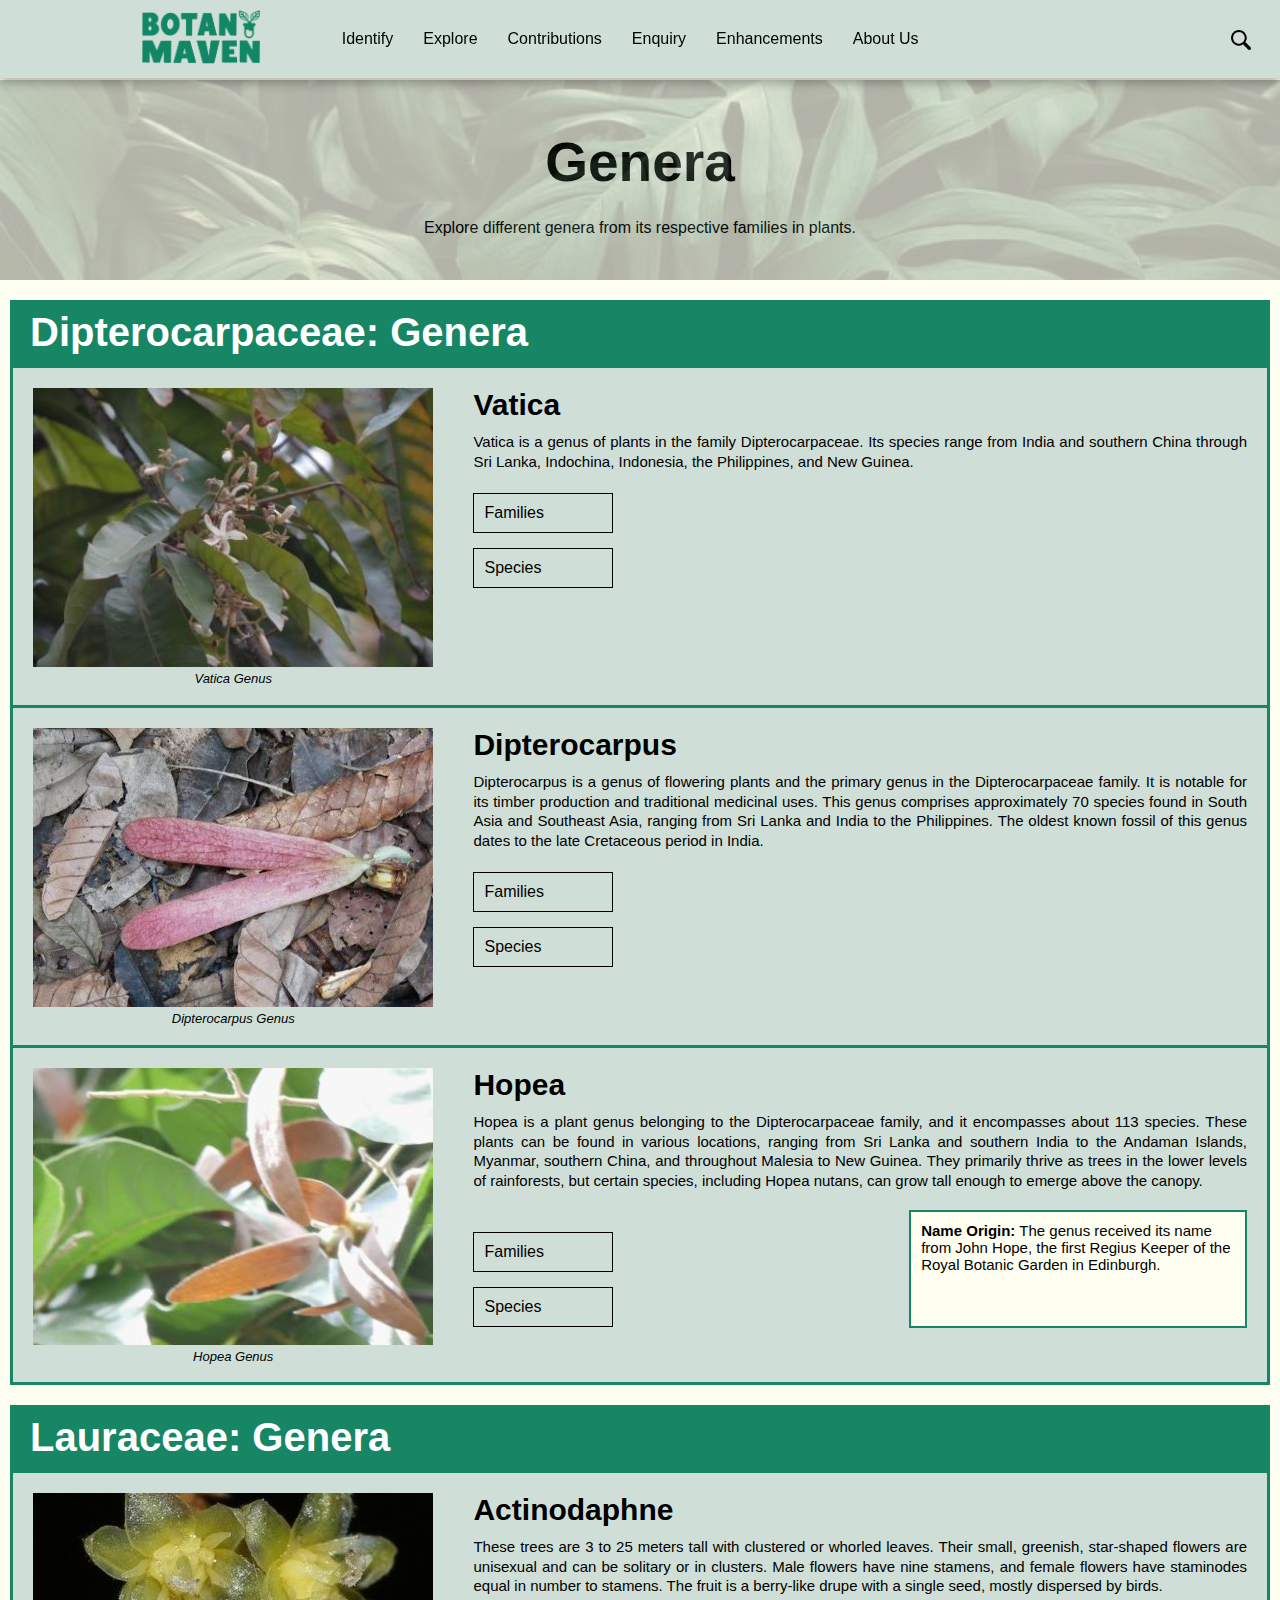
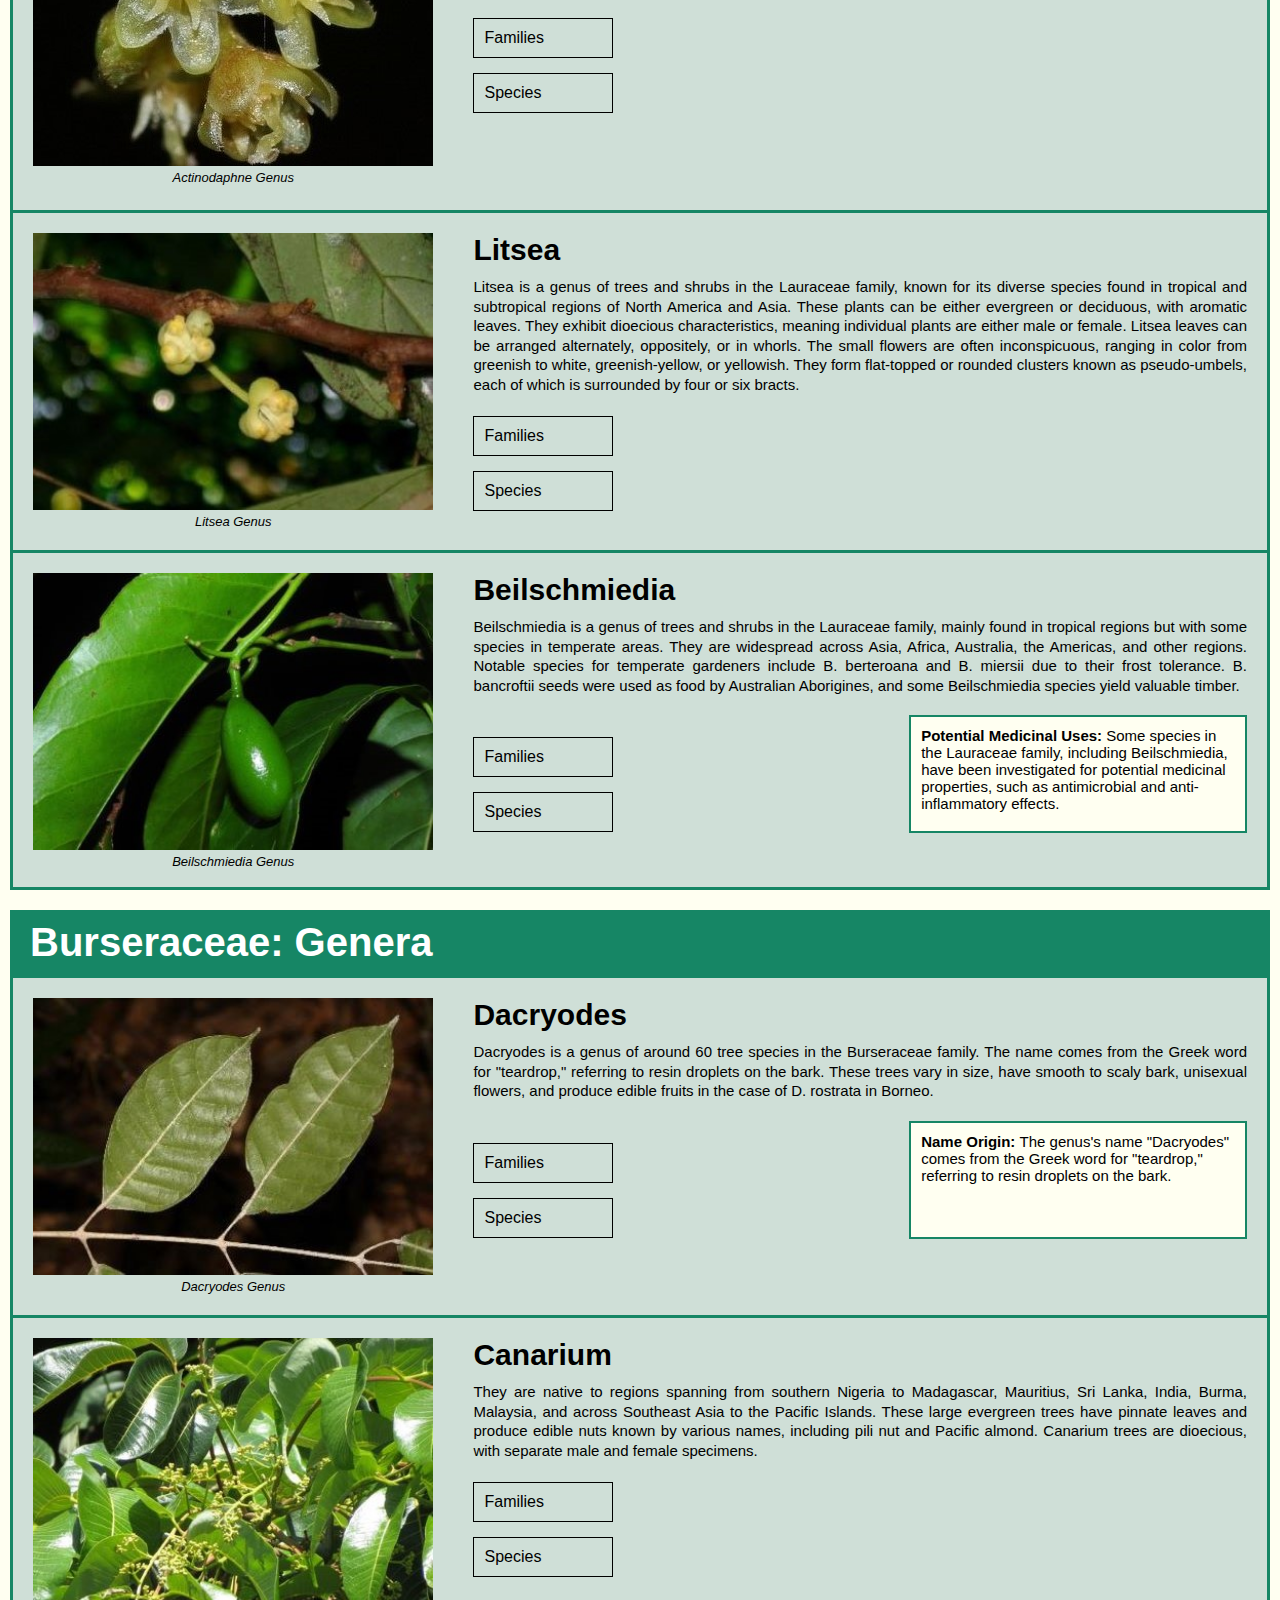
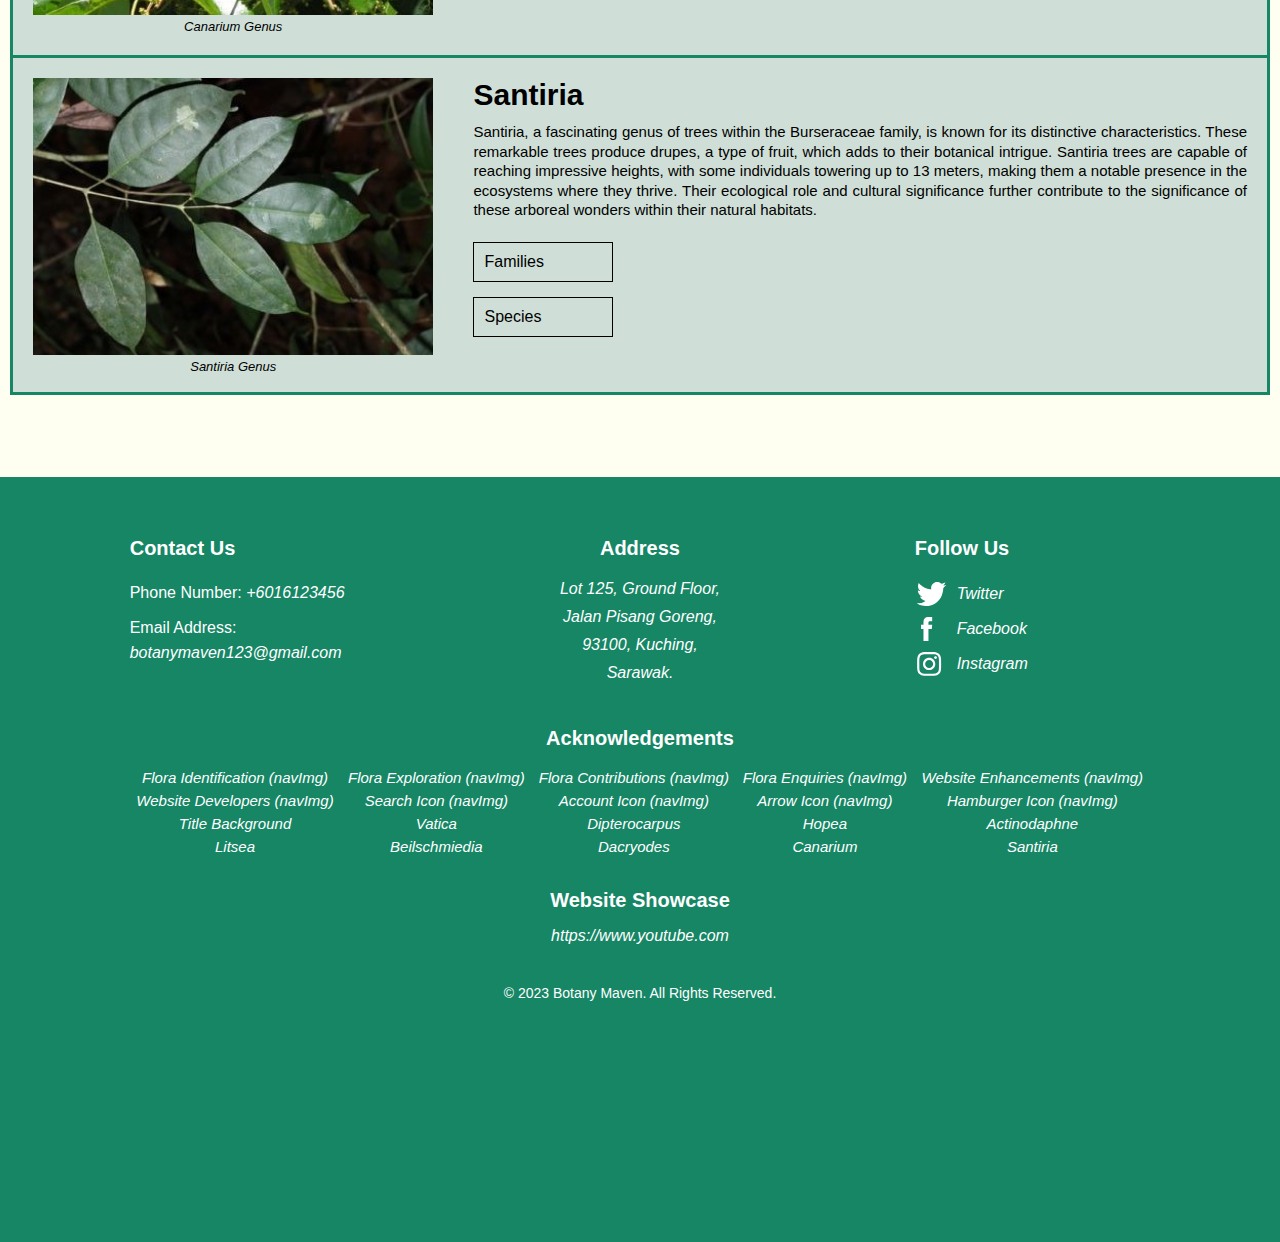
<file: genera.html>
<!DOCTYPE html>
<html lang="en">
<head>
    <title>Genera</title>
    <meta charset="utf-8">
    <meta name="author" content="Lab Group 2-B: Deron Foo">
    <meta name="description" content="A website design prototype with future functions namely to identify Endangered, Rare and Threatened (ERT) plants through an automatic visual identification engine. In addition, the web application will also integrate a function akin to a plant encyclopedia, enabling users to explore encountered plant species">
    <meta name="keywords" content="Botany Maven, Plant Encyclopedia, ERT, Botany Identification, Families">
    <meta name="viewport" content="width=device-width, initial-scale=1.0">
    <link rel="stylesheet" type="text/css" href="style/style.css">
    <link rel="icon" href="photos/homepage/favicon.png" type="image/png"> <!-- Define website favicon -->
</head>
<body>
    <header>
        <input type="checkbox" name="hamburger_menu" id="sidebar_menu">
        <label for="sidebar_menu"><img src="photos/homepage/hamburger_menu.png" alt="Hamburger menu icon"></label>
        <!-- checkbox used for hamburger menu toggles (control the visibility of the sidebar menu) -->
        <a href="index.html" id="logo"><img src="photos/homepage/logo.png" alt="Website logo"></a>
        <nav>
            <div class="navbar">
                <a class="navbarBtn" href="identify.html">Identify</a>
                <div class="navRow">
                    <!-- Dropdown menu content arrangements -->
                    <div class="navCol column1">
                        <h2>Flora<br>Identification</h2>
                    </div>
                    <div class="navCol column2">
                        <ul>
                            <li>Upload photo</li>
                            <li>Identify plant types</li>
                            <li>Scientific & common names</li>
                            <li>Plant care tips</li>
                            <li>Appropriate environment</li>
                            <li>Main plant locations</li>
                        </ul>
                    </div>
                    <div class="navCol column3 colImg1">
                    </div><!-- Background image in style.css for each dropdown option -->
                </div>
            </div>
            <div class="navbar">
                <a class="navbarBtn" href="families.html">Explore</a>
                <div class="navRow">
                    <div class="navCol column1">
                        <h2>Flora<br>Exporation</h2>
                    </div>
                    <div class="navCol column2">
                        <ul>
                            <li>Explore the plant by navigating through three areas for more information: </li>
                            <li><a href="families.html">Families</a></li>
                            <li><a href="genera.html">Genera</a></li>
                            <li><a href="species.html">Species</a></li>
                        </ul>
                    </div>
                    <div class="navCol column3 colImg2">
                    </div>
                </div>
            </div>
            <div class="navbar">
                <a class="navbarBtn" href="contributor.html">Contributions</a>
                <div class="navRow">
                    <div class="navCol column1">
                        <h2>Flora<br>Contributions</h2>
                    </div>
                    <div class="navCol column2">
                        <ul>
                            <li>Card display of plants</li>
                            <li>User-uploaded photos</li>
                            <li>Name of the plants</li>
                            <li>Name of the contributors</li>
                            <li>User comments</li>
                        </ul>
                    </div>
                    <div class="navCol column3 colImg3">
                    </div>
                </div>
            </div>
            <div class="navbar">
                <a class="navbarBtn" href="enquiry.html">Enquiry</a>
                <div class="navRow">
                    <div class="navCol column1">
                        <h2>Flora<br>Enquiries</h2>
                    </div>
                    <div class="navCol column2">
                        <ul>
                            <li>User details</li>
                            <li>Make inquiries about plants based on seven families:</li>
                            <li>~ Dipterocarpaceae&nbsp;&nbsp;&nbsp; ~ Lauraceae</li>
                            <li>~ Burseraceae&nbsp;&nbsp;&nbsp;&nbsp;&nbsp;&nbsp;&nbsp;&nbsp;&nbsp;&nbsp;&nbsp; ~ Myristicaceae</li>
                            <li>~ Chrysobalanaceae&nbsp;&nbsp; ~ Meliaceae </li>
                            <li>~ Ebenaceae</li>
                        </ul>
                    </div>
                    <div class="navCol column3 colImg4">
                    </div>
                </div>
            </div>
            <div class="navbar">
                <a class="navbarBtn" href="enhancement1.html">Enhancements</a>
                <div class="navRow">
                    <div class="navCol column1">
                        <h2>Website<br>Enhancements</h2>
                    </div>
                    <div class="navCol column2">
                        <ul>
                            <li>Sticky Dropdown Navigation + Hamburger</li>
                            <li>Fluid Layout: Mobile & Tablet Adaptation</li>
                            <li>Card Flipping Animation on Mouseover </li>
                            <li>Embedded YouTube video</li>
                            <li>Embedded Google map</li>
                        </ul>
                    </div>
                    <div class="navCol column3 colImg5">
                    </div>
                </div>
            </div>
            <div class="navbar">
                <a class="navbarBtn" href="#">About Us</a>
                <div class="navRow">
                    <div class="navCol column1">
                        <h2>Website<br>Developers</h2>
                    </div>
                    <div class="navCol column2">
                        <ul>
                            <li>Meet our software developers:</li>
                            <li><a href="profile1.html">Deron Foo</a></li>
                            <li><a href="profile2.html">Esther Chai</a></li>
                            <li><a href="profile3.html">Liew Mei Qi</a></li>
                            <li><a href="profile4.html">Beh Jia Yi</a></li>
                            <li><a href="profile5.html">Lai Jun Hong</a></li>
                        </ul>
                    </div>
                    <div class="navCol column3 colImg6">
                    </div>
                </div>
            </div>
            <a href="" class="icon"><img src="photos/homepage/search.png" alt="Search icon"></a>
            <!-- search icon obtained from https://www.flaticon.com/free-icon/magnifying-glass_49116?term=search&page=1&position=16&origin=tag&related_id=49116 -->
            <a href="" class="icon"><img src="photos/homepage/user.png" alt="User account icon"></a>
            <!-- account icon obtained from https://www.flaticon.com/free-icon/user_1077114?term=account&page=1&position=3&origin=search&related_id=1077114 -->
        </nav>
        <div id="hamburgerNav">
        <!-- Hamburger navigational menu that will only show up when clicked on under minimized screen/mobile view -->
            <ul>
                <li><a href="identify.html">Flora Identification<img src="photos/homepage/right-arrow.png" alt="Right arrow"></a></li>
                <li><a href="families.html">Explore - Families<img src="photos/homepage/right-arrow.png" alt="Right arrow"></a></li>
                <li><a href="genera.html">Explore - Genera<img src="photos/homepage/right-arrow.png" alt="Right arrow"></a></li>
                <li><a href="species.html">Explore - Species<img src="photos/homepage/right-arrow.png" alt="Right arrow"></a></li>
                <li><a href="contributor.html">Flora Contributions<img src="photos/homepage/right-arrow.png" alt="Right arrow"></a></li>
                <li><a href="enquiry.html">Flora Enquiries<img src="photos/homepage/right-arrow.png" alt="Right arrow"></a></li>
                <li><a href="enhancement1.html">Website Enhancements<img src="photos/homepage/right-arrow.png" alt="Right arrow"></a></li>
                <li><a href="profile1.html">Dev - Deron Foo<img src="photos/homepage/right-arrow.png" alt="Right arrow"></a></li>
                <li><a href="profile2.html">Dev - Esther Chai<img src="photos/homepage/right-arrow.png" alt="Right arrow"></a></li>
                <li><a href="profile3.html">Dev - Liew Mei Qi<img src="photos/homepage/right-arrow.png" alt="Right arrow"></a></li>
                <li><a href="profile4.html">Dev - Beh Jia Yi<img src="photos/homepage/right-arrow.png" alt="Right arrow"></a></li>
                <li><a href="profile5.html">Dev - Lai Jun Hong<img src="photos/homepage/right-arrow.png" alt="Right arrow"></a></li>
                <!-- arrow icon obtained from https://www.flaticon.com/free-icon/right-arrow_271228?term=arrow&page=1&position=1&origin=tag&related_id=271228 -->
            </ul>
        </div>
    </header>
    <section>
        <article class="genera">
            <h1>Genera</h1>
            <p>Explore different genera from its respective families in plants.</p>
        </article>
    </section>
    <section class="families-header">
        <h1 id="diptero-genera">Dipterocarpaceae: Genera</h1>
    </section>
    <section class="genera-container">
        <figure class="genera-img">
            <img src="photos/genera/vatica.jpg" alt="Image of Vatica">
            <!-- Image obtained from https://inaturalist-open-data.s3.amazonaws.com/photos/45845784/large.jpeg -->
            <figcaption><em>Vatica Genus</em></figcaption>
        </figure>
        <div class="genera-info">
            <h2>Vatica</h2>
            <p>                    
                Vatica is a genus of plants in the family Dipterocarpaceae. Its species range from India and southern China through Sri Lanka, Indochina, Indonesia, the Philippines, and New Guinea.
            </p>
            <div class="plant-buttons"> 
                <p><a href="families.html#diptero-family">Families</a></p>
                <p><a href="species.html#vatica-species" id="carpus-genera">Species</a></p>
            </div>
        </div>
    </section>
    <section class="genera-container">
        <figure class="genera-img">
            <img src="photos/genera/dipterocarpus.jpg" alt="Image of Dipterocarpus">
            <!-- https://inaturalist-open-data.s3.amazonaws.com/photos/965085/medium.JPG -->
            <figcaption><em>Dipterocarpus Genus</em></figcaption>
        </figure>
        <div class="genera-info">
            <h2>Dipterocarpus</h2>
            <p>                    
                Dipterocarpus is a genus of flowering plants and the primary genus in the Dipterocarpaceae family. It is notable for its timber production and traditional medicinal uses. This genus comprises approximately 70 species found in South Asia and Southeast Asia, ranging from Sri Lanka and India to the Philippines. The oldest known fossil of this genus dates to the late Cretaceous period in India.
            </p>
            <div class="plant-buttons"> 
                <p><a href="families.html#diptero-family">Families</a></p>
                <p><a href="species.html#carpus-species" id="hopea-genera">Species</a></p>
            </div>
        </div>
    </section>
    <section class="genera-container-bottom">
        <figure class="genera-img">
            <img src="photos/genera/hopea.jpg" alt="Image of Hopea">
            <!-- https://inaturalist-open-data.s3.amazonaws.com/photos/965085/medium.JPG -->
            <figcaption><em>Hopea Genus</em></figcaption>
        </figure>
        <div class="genera-info">
            <h2>Hopea</h2>
            <p>                    
                Hopea is a plant genus belonging to the Dipterocarpaceae family, and it encompasses about 113 species. These plants can be found in various locations, ranging from Sri Lanka and southern India to the Andaman Islands, Myanmar, southern China, and throughout Malesia to New Guinea. They primarily thrive as trees in the lower levels of rainforests, but certain species, including Hopea nutans, can grow tall enough to emerge above the canopy.
            </p>
            <div class="flex">
                <div class="plant-buttons"> 
                    <p><a href="families.html#diptero-family">Families</a></p>
                    <p><a href="species.html#hopea-species">Species</a></p>
                </div>
                <aside class="add-info">
                    <p>
                        <strong>Name Origin:</strong> The genus received its name from John Hope, the first Regius Keeper of the Royal Botanic Garden in Edinburgh.
                    </p>
                </aside>
            </div>
        </div>
    </section>
    <section class="families-header">
        <h1 id="laura-genera">Lauraceae: Genera</h1>
    </section>
    <section class="genera-container">
        <figure class="genera-img">
            <img src="photos/genera/actinodaphne.jpg" alt="Image of Actinodaphne">
            <!-- Image obtained from https://static.inaturalist.org/photos/194776431/medium.jpeg -->
            <figcaption><em>Actinodaphne Genus</em></figcaption>
        </figure>
        <div class="genera-info">
            <h2>Actinodaphne</h2>
            <p>                    
                These trees are 3 to 25 meters tall with clustered or whorled leaves. Their small, greenish, star-shaped flowers are unisexual and can be solitary or in clusters. Male flowers have nine stamens, and female flowers have staminodes equal in number to stamens. The fruit is a berry-like drupe with a single seed, mostly dispersed by birds.
            </p>
            <div class="plant-buttons"> 
                <p><a href="families.html#laura-family">Families</a></p>
                <p><a href="species.html#acti-species" id="litsea-genera">Species</a></p>
            </div>
        </div>
    </section>
    <section class="genera-container">
        <figure class="genera-img">
            <img src="photos/genera/litsea.jpg" alt="Image of Litsea">
            <!-- https://inaturalist-open-data.s3.amazonaws.com/photos/1449410/medium.jpg -->
            <figcaption><em>Litsea Genus</em></figcaption>
        </figure>
        <div class="genera-info">
            <h2>Litsea</h2>
            <p>                    
                Litsea is a genus of trees and shrubs in the Lauraceae family, known for its diverse species found in tropical and subtropical regions of North America and Asia. These plants can be either evergreen or deciduous, with aromatic leaves. They exhibit dioecious characteristics, meaning individual plants are either male or female. Litsea leaves can be arranged alternately, oppositely, or in whorls. The small flowers are often inconspicuous, ranging in color from greenish to white, greenish-yellow, or yellowish. They form flat-topped or rounded clusters known as pseudo-umbels, each of which is surrounded by four or six bracts.
            </p>
            <div class="plant-buttons"> 
                <p><a href="families.html#laura-family">Families</a></p>
                <p><a href="species.html#litsea-species" id="beil-genera">Species</a></p>
            </div>
        </div>
    </section>
    <section class="genera-container-bottom">
        <figure class="genera-img">
            <img src="photos/genera/beilschmiedia.jpg" alt="Image of Beilschmiedia">
            <!-- https://inaturalist-open-data.s3.amazonaws.com/photos/90555715/medium.jpg -->
            <figcaption><em>Beilschmiedia Genus</em></figcaption>
        </figure>
        <div class="genera-info">
            <h2>Beilschmiedia</h2>
            <p>                    
                Beilschmiedia is a genus of trees and shrubs in the Lauraceae family, mainly found in tropical regions but with some species in temperate areas. They are widespread across Asia, Africa, Australia, the Americas, and other regions. Notable species for temperate gardeners include B. berteroana and B. miersii due to their frost tolerance. B. bancroftii seeds were used as food by Australian Aborigines, and some Beilschmiedia species yield valuable timber.
            </p>
            <div class="flex">
                <div class="plant-buttons"> 
                    <p><a href="families.html#laura-family">Families</a></p>
                    <p><a href="species.html#beil-species">Species</a></p>
                </div>
                <aside class="add-info">
                    <p>
                        <strong>Potential Medicinal Uses: </strong> Some species in the Lauraceae family, including Beilschmiedia, have been investigated for potential medicinal properties, such as antimicrobial and anti-inflammatory effects.
                    </p>
                </aside>
            </div>
        </div>
    </section>
    <section class="families-header">
        <h1 id="bursera-genera">Burseraceae: Genera</h1>
    </section>
    <section class="genera-container">
        <figure class="genera-img">
            <img src="photos/genera/dacryodes.jpg" alt="Image of Dacryodes">
            <!-- Image obtained from https://www.researchgate.net/profile/Wei-Wei-Seah/publication/333042051/figure/fig4/AS:757943544856577@1557719231701/Dacryodes-rugosa-var-rugosa-A-Upper-surfaces-of-the-leaflets-bullate-B-Lower.jpg -->
            <figcaption><em>Dacryodes Genus</em></figcaption>
        </figure>
        <div class="genera-info">
            <h2>Dacryodes</h2>
            <p>                    
                Dacryodes is a genus of around 60 tree species in the Burseraceae family. The name comes from the Greek word for "teardrop," referring to resin droplets on the bark. These trees vary in size, have smooth to scaly bark, unisexual flowers, and produce edible fruits in the case of D. rostrata in Borneo.
            </p>
            <div class="flex">
                <div class="plant-buttons"> 
                    <p><a href="families.html#bursera-family">Families</a></p>
                    <p><a href="species.html#dacryo-species" id="patent-genera">Species</a></p>
                </div>
                <aside class="add-info">
                    <p>
                        <strong>Name Origin: </strong> The genus's name "Dacryodes" comes from the Greek word for "teardrop," referring to resin droplets on the bark.
                    </p>
                </aside>
            </div>
        </div>
    </section>
    <section class="genera-container">
        <figure class="genera-img">
            <img src="photos/genera/canarium.jpg" alt="Image of Canarium">
            <!-- https://inaturalist-open-data.s3.amazonaws.com/photos/102044644/medium.jpeg -->
            <figcaption><em>Canarium Genus</em></figcaption>
        </figure>
        <div class="genera-info">
            <h2>Canarium</h2>
            <p>                    
                They are native to regions spanning from southern Nigeria to Madagascar, Mauritius, Sri Lanka, India, Burma, Malaysia, and across Southeast Asia to the Pacific Islands. These large evergreen trees have pinnate leaves and produce edible nuts known by various names, including pili nut and Pacific almond. Canarium trees are dioecious, with separate male and female specimens.
            </p>
            <div class="plant-buttons"> 
                <p><a href="families.html#bursera-family">Families</a></p>
                <p><a href="species.html#canarium-species" id="apicu-genera">Species</a></p>
            </div>
        </div>
    </section>
    <section class="genera-container-bottom">
        <figure class="genera-img">
            <img src="photos/genera/santiria.jpg" alt="Image of Santiria">
            <!-- https://inaturalist-open-data.s3.amazonaws.com/photos/1471235/medium.jpg -->
            <figcaption><em>Santiria Genus</em></figcaption>
        </figure>
        <div class="genera-info">
            <h2>Santiria</h2>
            <p>                    
                Santiria, a fascinating genus of trees within the Burseraceae family, is known for its distinctive characteristics. These remarkable trees produce drupes, a type of fruit, which adds to their botanical intrigue. Santiria trees are capable of reaching impressive heights, with some individuals towering up to 13 meters, making them a notable presence in the ecosystems where they thrive. Their ecological role and cultural significance further contribute to the significance of these arboreal wonders within their natural habitats.
            </p>
            <div class="plant-buttons"> 
                <p><a href="families.html#bursera-family">Families</a></p>
                <p><a href="species.html#santiria-species">Species</a></p>
            </div>
        </div>
    </section>
    <br><br><br><br>
    <footer>
        <div class="footer_container">
            <section class="footer_section1">
                <h3>Contact Us</h3>
                <p>Phone Number:<a href="tel:6016123456"><em> +6016123456</em></a></p>
                <p>Email Address:<a href="mailto:botanymaven123@gmail.com"><em> botanymaven123@gmail.com</em></a></p>
            </section>
            <section class="footer_section2">
                <h3>Address</h3>
                <p><em>Lot 125, Ground Floor,</em></p>
                <p><em>Jalan Pisang Goreng,</em></p>
                <p><em>93100, Kuching,</em></p>  
                <p><em>Sarawak.</em></p>  
            </section>
            <section>
                <h3>Follow Us</h3>
                <table>
                    <tr>
                        <td><svg class="footer_icon" width="29" height="24">
                            <path d="m14.102 6.384.062 1.038-1.05-.127C9.297 6.808 5.96 5.155 3.128 2.38L1.742 1.003 1.385 2.02c-.755 2.267-.273 4.66 1.3 6.27.84.89.652 1.018-.796.488-.505-.17-.946-.296-.988-.233-.147.15.357 2.076.756 2.84.545 1.058 1.658 2.096 2.875 2.71l1.028.488-1.216.02c-1.175 0-1.217.022-1.09.467.418 1.377 2.076 2.84 3.923 3.475l1.3.444-1.132.677a11.815 11.815 0 0 1-5.624 1.568c-.944.02-1.72.106-1.72.17 0 .21 2.56 1.398 4.05 1.864 4.47 1.376 9.78.783 13.766-1.57 2.833-1.672 5.666-5 6.988-8.22.713-1.715 1.426-4.85 1.426-6.354 0-.975.063-1.102 1.24-2.267.69-.68 1.342-1.42 1.467-1.632.21-.403.19-.403-.88-.043-1.785.636-2.036.55-1.155-.402.65-.678 1.427-1.907 1.427-2.267 0-.063-.316.042-.673.233-.377.21-1.217.53-1.846.72l-1.132.36-1.03-.7c-.565-.38-1.363-.805-1.782-.932-1.07-.296-2.707-.254-3.673.085-2.623.953-4.28 3.41-4.09 6.1z" fill="#FFFFFF"></path>
                        </svg></td>
                        <td>&nbsp; <a href="">Twitter</a></td>
                    </tr>
                    <tr>
                        <td>&nbsp;<svg class="footer_icon" width="12" height="24">
                            <path d="M7.446 24V12h3.313l.438-4.137H7.446l.006-2.07c0-1.08.103-1.657 1.652-1.657h2.07V0H7.863c-3.98 0-5.38 2.006-5.38 5.38v2.483H0V12h2.48v12h4.966z" fill="#FFFFFF"></path>
                        </svg></td>
                        <td>&nbsp; <a href="">Facebook</a></td>
                    </tr>
                    <tr>
                        <td><svg class="footer_icon" width="26" height="24">
                            <path d="M12.138 15.92c-2.206 0-3.994-1.776-3.994-3.967 0-2.19 1.788-3.967 3.994-3.967 2.205 0 3.993 1.776 3.993 3.967 0 2.19-1.787 3.967-3.992 3.967m0-10.078c-3.398 0-6.153 2.736-6.153 6.11 0 3.376 2.755 6.112 6.153 6.112 3.397 0 6.152-2.736 6.152-6.11 0-3.376-2.755-6.112-6.152-6.112" fill="#FFFFFF"></path>
                            <path d="M21.89 16.762c-.053 1.16-.25 1.79-.413 2.21a3.684 3.684 0 0 1-.896 1.368 3.682 3.682 0 0 1-1.376.89c-.423.163-1.057.357-2.225.41-1.264.057-1.643.07-4.842.07-3.2 0-3.58-.013-4.842-.07-1.168-.053-1.802-.247-2.225-.41a3.714 3.714 0 0 1-1.376-.89 3.686 3.686 0 0 1-.896-1.368c-.164-.42-.36-1.05-.413-2.21-.058-1.255-.07-1.63-.07-4.81 0-3.177.012-3.553.07-4.808.053-1.16.25-1.79.413-2.21.217-.555.477-.952.896-1.368.42-.417.818-.675 1.377-.89.424-.163 1.058-.357 2.226-.41 1.264-.057 1.642-.07 4.842-.07l4.84.07c1.17.056 1.803.247 2.226.41.56.215.958.473 1.377.89.42.416.68.813.897 1.368.164.42.36 1.05.413 2.21.058 1.255.07 1.63.07 4.81 0 3.177-.012 3.553-.07 4.808m2.156-9.716c-.058-1.266-.26-2.13-.556-2.888a5.83 5.83 0 0 0-1.382-2.108A5.876 5.876 0 0 0 19.986.677c-.763-.294-1.633-.495-2.91-.553C15.8.066 15.392.052 12.14.052c-3.254 0-3.662.014-4.94.072-1.276.058-2.146.26-2.908.553A5.877 5.877 0 0 0 2.167 2.05 5.83 5.83 0 0 0 .785 4.158C.49 4.915.287 5.78.23 7.046.17 8.316.155 8.72.155 11.953S.17 15.59.23 16.86c.057 1.266.26 2.13.555 2.888a5.83 5.83 0 0 0 1.382 2.108A5.877 5.877 0 0 0 4.29 23.23c.762.293 1.632.494 2.908.552 1.278.058 1.686.072 4.94.072 3.253 0 3.66-.014 4.94-.072 1.275-.058 2.145-.26 2.908-.553a5.876 5.876 0 0 0 2.122-1.374 5.83 5.83 0 0 0 1.382-2.108c.296-.757.498-1.622.556-2.888.06-1.27.073-1.675.073-4.907s-.015-3.637-.074-4.907" fill="#FFFFFF"></path>
                            <path d="M19.97 5.6c0 .79-.643 1.428-1.437 1.428s-1.438-.64-1.438-1.428c0-.788.644-1.428 1.438-1.428.794 0 1.438.64 1.438 1.428" fill="#FFFFFF"></path>
                        </svg></td>
                        <td>&nbsp; <a href="">Instagram</a></td>
                    </tr>
                </table>
            </section>
        </div>
        <div class="acknowledgement">
            <h3>Acknowledgements</h3>
            <table>
                <tr>
                    <td><a href="https://www.freepik.com/free-photo/agronomist-expert-examining-corn-leaf-looking-disease-indicator_11134023.htm?query=botanical%20identification&position=8&from_view=keyword&track=ais#position=8&query=botanical%20identification" target="_blank">Flora Identification (navImg)</a></td>
                    <td><a href="https://www.freepik.com/free-photo/woman-moody-nature-photo-aesthetic-greenhouse_18117343.htm#query=explore%20plants&position=47&from_view=search&track=ais" target="_blank">Flora Exploration (navImg)</a></td>
                    <td><a href="https://www.freepik.com/free-photo/woman-taking-snapshot-her-plant-social-media_17430697.htm#query=plants%20photo%20sharings&position=7&from_view=search&track=ais" target="_blank">Flora Contributions (navImg)</a></td>
                    <td><a href="https://www.freepik.com/free-photo/happily-gardener-man-use-smartphone-laptop-computer-while-online-tutorial-potted-plans-shop_18685208.htm#query=question%20about%20plant&position=37&from_view=search&track=ais" target="_blank">Flora Enquiries (navImg)</a></td>
                    <td><a href="https://www.freepik.com/free-photo/female-florist-using-laptop-with-potted-plants-desk_3180761.htm#query=software%20about%20plants&position=2&from_view=search&track=ais" target="_blank">Website Enhancements (navImg)</a></td>
                </tr>
                <tr>
                    <td><a href="https://www.freepik.com/free-photo/team-coworkers-looking-green-screen-template-laptop-working-with-isolated-mockup-display-business-collaboration-partnership-people-sitting-coworking-office-with-copyspace_44988952.htm#query=green%20software%20teams&position=29&from_view=search&track=ais" target="_blank">Website Developers (navImg)</a></td>
                    <td><a href="https://www.flaticon.com/free-icon/magnifying-glass_49116?term=search&page=1&position=16&origin=tag&related_id=49116" target="_blank">Search Icon (navImg)</a></td>
                    <td><a href="https://www.flaticon.com/free-icon/user_1077114?term=account&page=1&position=3&origin=search&related_id=1077114" target="_blank">Account Icon (navImg)</a></td>
                    <td><a href="https://www.flaticon.com/free-icon/right-arrow_271228?term=arrow&page=1&position=1&origin=tag&related_id=271228" target="_blank">Arrow Icon (navImg)</a></td>
                    <td><a href="https://png.pngitem.com/pimgs/s/160-1604057_menu-free-download-and-svg-menu-icon-hd.png" target="_blank">Hamburger Icon (navImg)</a></td>
                </tr>
                <tr>
                    <td><a href="https://www.freepik.com/free-photos-vectors/plant-wallpaper" target="_blank">Title Background</a></td>
                    <td><a href="https://www.inaturalist.org/observations/29376907" target="_blank">Vatica</a></td>
                    <td><a href="https://www.inaturalist.org/photos/965085" target="_blank">Dipterocarpus</a></td>
                    <td><a href="https://www.inaturalist.org/photos/937668" target="_blank">Hopea</a></td>
                    <td><a href="https://www.inaturalist.org/photos/194776431" target="_blank">Actinodaphne</a></td>
                </tr>
                <tr>
                    <td><a href="https://www.inaturalist.org/photos/1449410" target="_blank">Litsea</a></td>
                    <td><a href="https://www.inaturalist.org/photos/90555715" target="_blank">Beilschmiedia</a></td>
                    <td><a href="https://www.researchgate.net/figure/Dacryodes-rugosa-var-rugosa-A-Upper-surfaces-of-the-leaflets-bullate-B-Lower_fig4_333042051" target="_blank">Dacryodes</a></td>
                    <td><a href="https://www.inaturalist.org/photos/102044644" target="_blank">Canarium</a></td>
                    <td><a href="https://www.inaturalist.org/photos/1471235" target="_blank">Santiria</a></td>
                </tr>
            </table>
            <h3>Website Showcase</h3>
            <a href="https://www.youtube.com" target="_blank">https://www.youtube.com</a>
        </div>
        <div class="footer-bottom"><p>&copy; 2023 Botany Maven. All Rights Reserved.</p></div>
    </footer>
</body>
</html>
</file>
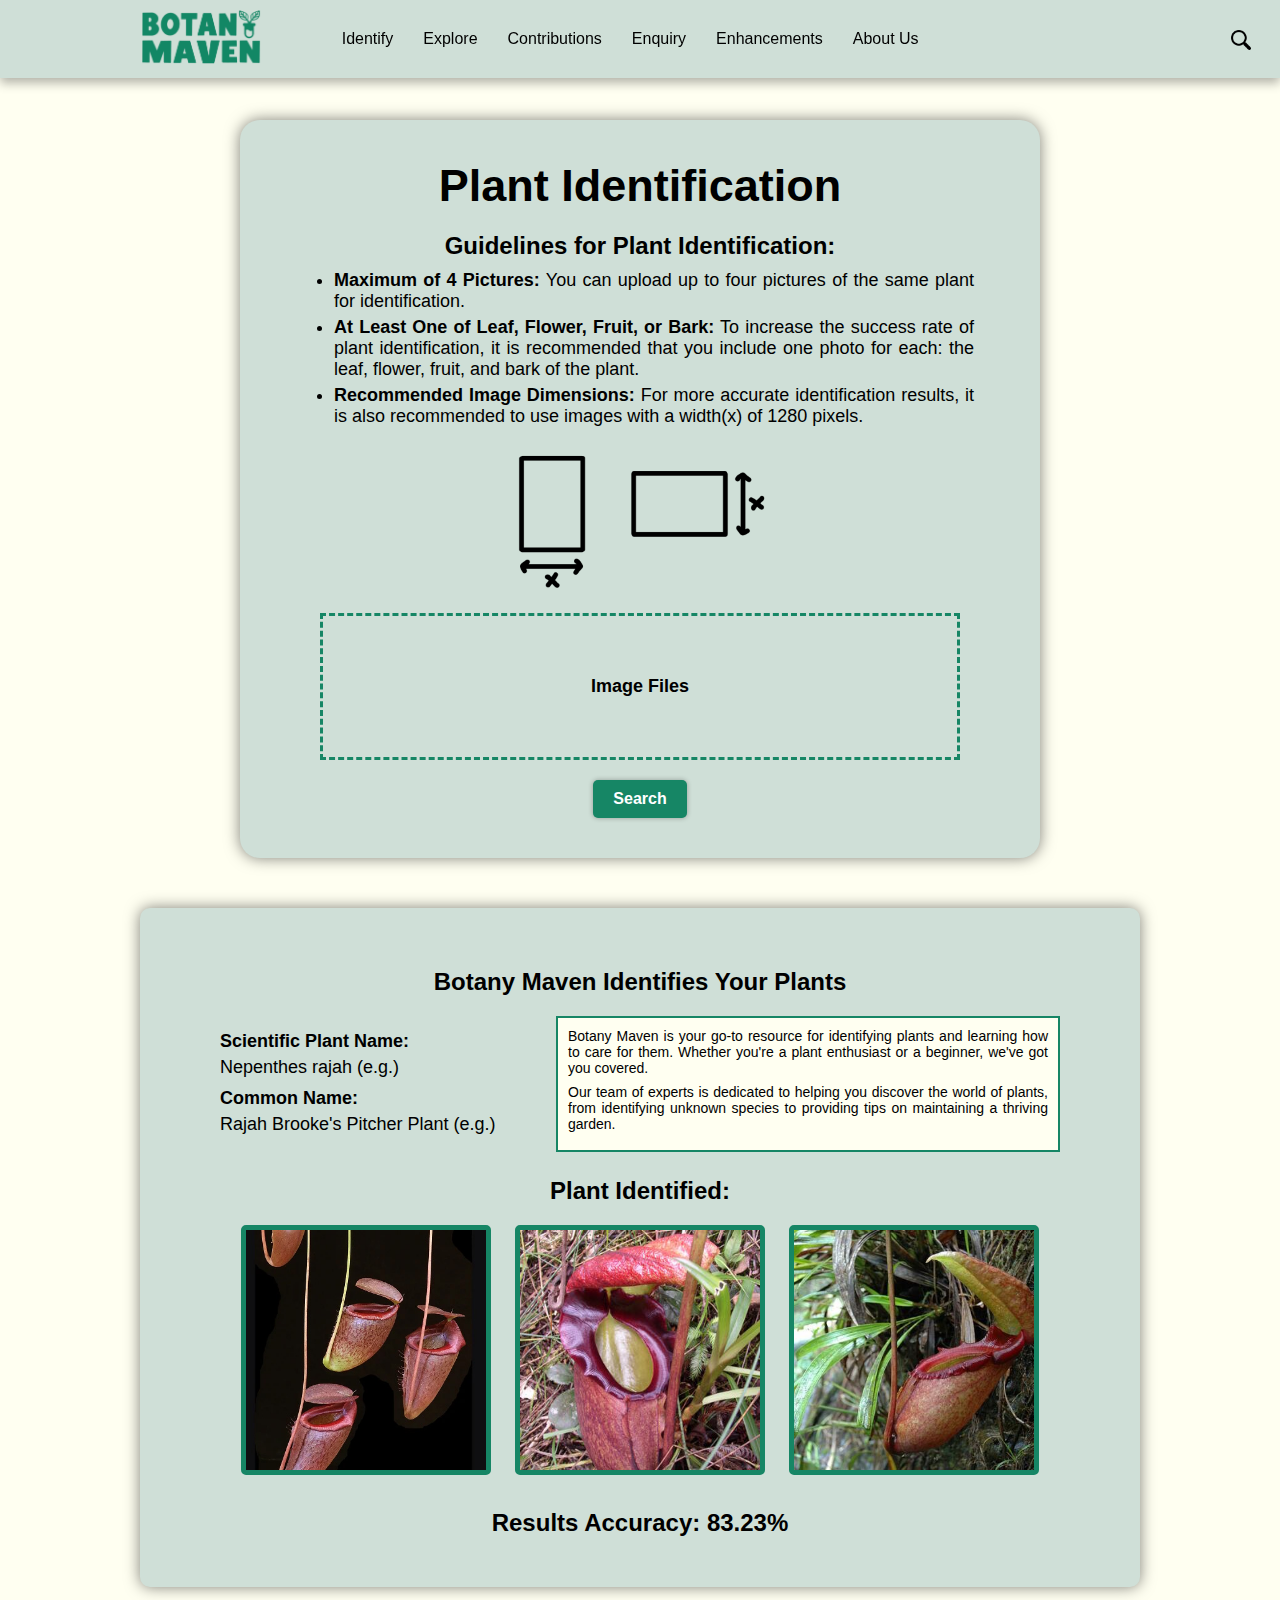
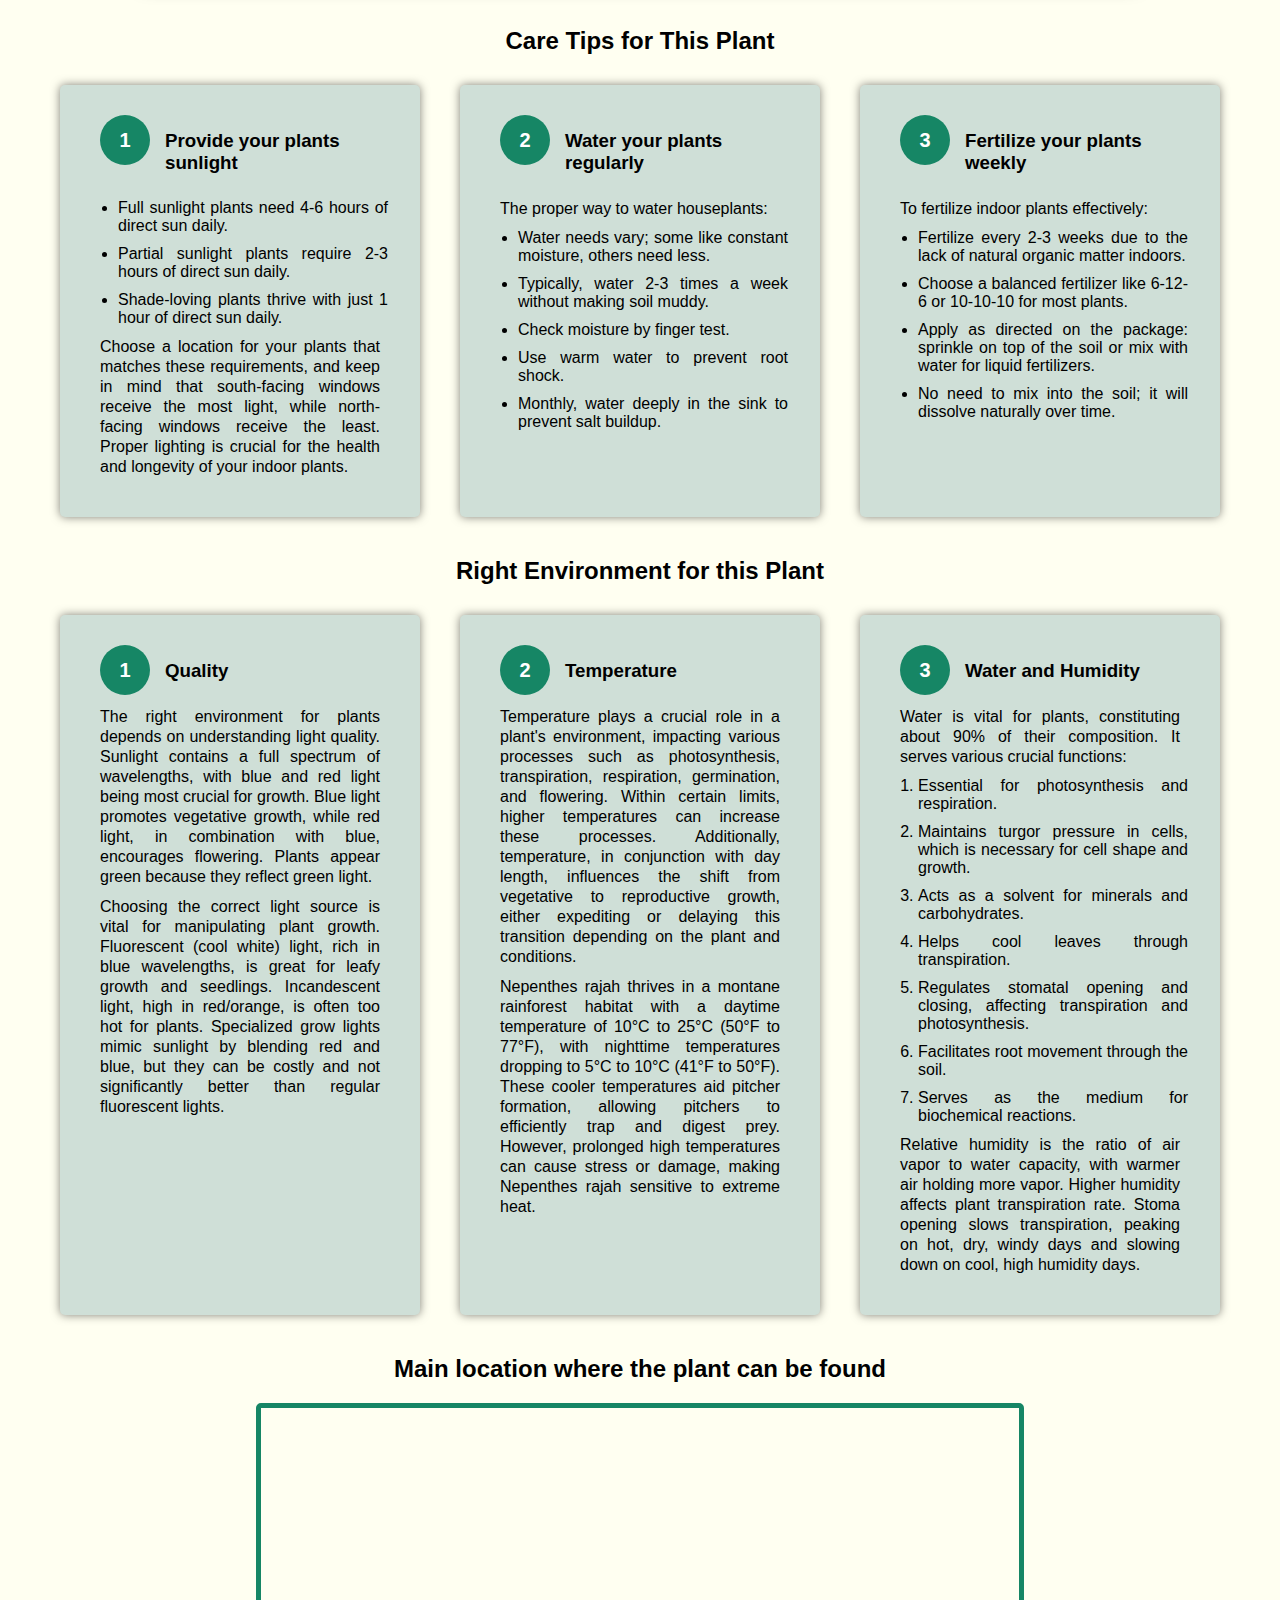
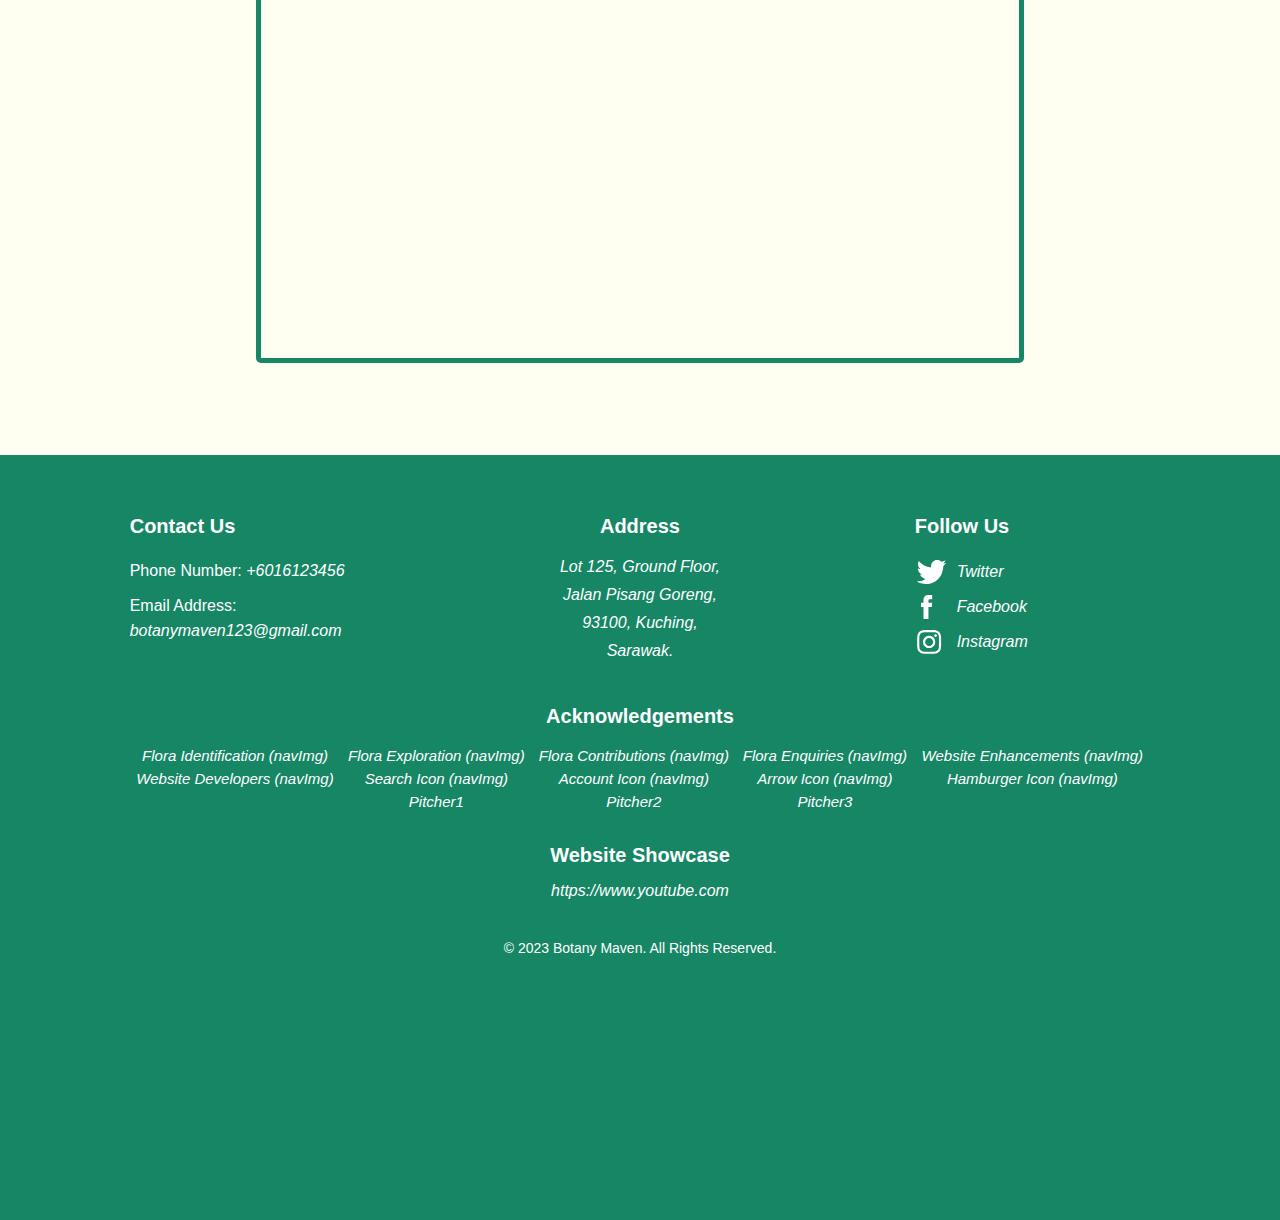
<file: identify.html>
<!DOCTYPE html>
<html lang="en">
<head>
    <title>Botany Maven - Plant Identification</title>
    <meta charset="utf-8">
    <meta name="author" content="Lab Group 2-B: Mei Qi">
    <meta name="description" content="Plant Identification">
    <meta name="keywords" content="Botany Maven, Plant Identification">
    <meta name="viewport" content="width=device-width, initial-scale=1.0">
    <link rel="stylesheet" type="text/css" href="style/style.css">
    <link rel="icon" href="photos/homepage/favicon.png" type="image/png"> <!-- Define website favicon -->
</head>
<body>
    <header>
        <input type="checkbox" name="hamburger_menu" id="sidebar_menu">
        <label for="sidebar_menu"><img src="photos/homepage/hamburger_menu.png" alt="Hamburger menu icon"></label>
        <!-- checkbox used for hamburger menu toggles (control the visibility of the sidebar menu) -->
        <a href="index.html" id="logo"><img src="photos/homepage/logo.png" alt="Website logo"></a>
        <nav>
            <div class="navbar">
                <a class="navbarBtn" href="identify.html">Identify</a>
                <div class="navRow">
                    <!-- Dropdown menu content arrangements -->
                    <div class="navCol column1">
                        <h2>Flora<br>Identification</h2>
                    </div>
                    <div class="navCol column2">
                        <ul>
                            <li>Upload photo</li>
                            <li>Identify plant types</li>
                            <li>Scientific & common names</li>
                            <li>Plant care tips</li>
                            <li>Appropriate environment</li>
                            <li>Main plant locations</li>
                        </ul>
                    </div>
                    <div class="navCol column3 colImg1">
                    </div><!-- Background image in style.css for each dropdown option -->
                </div>
            </div>
            <div class="navbar">
                <a class="navbarBtn" href="families.html">Explore</a>
                <div class="navRow">
                    <div class="navCol column1">
                        <h2>Flora<br>Exporation</h2>
                    </div>
                    <div class="navCol column2">
                        <ul>
                            <li>Explore the plant by navigating through three areas for more information: </li>
                            <li><a href="families.html">Families</a></li>
                            <li><a href="genera.html">Genera</a></li>
                            <li><a href="species.html">Species</a></li>
                        </ul>
                    </div>
                    <div class="navCol column3 colImg2">
                    </div>
                </div>
            </div>
            <div class="navbar">
                <a class="navbarBtn" href="contributor.html">Contributions</a>
                <div class="navRow">
                    <div class="navCol column1">
                        <h2>Flora<br>Contributions</h2>
                    </div>
                    <div class="navCol column2">
                        <ul>
                            <li>Card display of plants</li>
                            <li>User-uploaded photos</li>
                            <li>Name of the plants</li>
                            <li>Name of the contributors</li>
                            <li>User comments</li>
                        </ul>
                    </div>
                    <div class="navCol column3 colImg3">
                    </div>
                </div>
            </div>
            <div class="navbar">
                <a class="navbarBtn" href="enquiry.html">Enquiry</a>
                <div class="navRow">
                    <div class="navCol column1">
                        <h2>Flora<br>Enquiries</h2>
                    </div>
                    <div class="navCol column2">
                        <ul>
                            <li>User details</li>
                            <li>Make inquiries about plants based on seven families:</li>
                            <li>~ Dipterocarpaceae&nbsp;&nbsp;&nbsp; ~ Lauraceae</li>
                            <li>~ Burseraceae&nbsp;&nbsp;&nbsp;&nbsp;&nbsp;&nbsp;&nbsp;&nbsp;&nbsp;&nbsp;&nbsp; ~ Myristicaceae</li>
                            <li>~ Chrysobalanaceae&nbsp;&nbsp; ~ Meliaceae </li>
                            <li>~ Ebenaceae</li>
                        </ul>
                    </div>
                    <div class="navCol column3 colImg4">
                    </div>
                </div>
            </div>
            <div class="navbar">
                <a class="navbarBtn" href="enhancement1.html">Enhancements</a>
                <div class="navRow">
                    <div class="navCol column1">
                        <h2>Website<br>Enhancements</h2>
                    </div>
                    <div class="navCol column2">
                        <ul>
                            <li>Sticky Dropdown Navigation + Hamburger</li>
                            <li>Fluid Layout: Mobile & Tablet Adaptation</li>
                            <li>Card Flipping Animation on Mouseover </li>
                            <li>Embedded YouTube video</li>
                            <li>Embedded Google map</li>
                        </ul>
                    </div>
                    <div class="navCol column3 colImg5">
                    </div>
                </div>
            </div>
            <div class="navbar">
                <a class="navbarBtn" href="#">About Us</a>
                <div class="navRow">
                    <div class="navCol column1">
                        <h2>Website<br>Developers</h2>
                    </div>
                    <div class="navCol column2">
                        <ul>
                            <li>Meet our software developers:</li>
                            <li><a href="profile1.html">Deron Foo</a></li>
                            <li><a href="profile2.html">Esther Chai</a></li>
                            <li><a href="profile3.html">Liew Mei Qi</a></li>
                            <li><a href="profile4.html">Beh Jia Yi</a></li>
                            <li><a href="profile5.html">Lai Jun Hong</a></li>
                        </ul>
                    </div>
                    <div class="navCol column3 colImg6">
                    </div>
                </div>
            </div>
            <a href="" class="icon"><img src="photos/homepage/search.png" alt="Search icon"></a>
            <!-- search icon obtained from https://www.flaticon.com/free-icon/magnifying-glass_49116?term=search&page=1&position=16&origin=tag&related_id=49116 -->
            <a href="" class="icon"><img src="photos/homepage/user.png" alt="User account icon"></a>
            <!-- account icon obtained from https://www.flaticon.com/free-icon/user_1077114?term=account&page=1&position=3&origin=search&related_id=1077114 -->
        </nav>
        <div id="hamburgerNav">
        <!-- Hamburger navigational menu that will only show up when clicked on under minimized screen/mobile view -->
            <ul>
                <li><a href="identify.html">Flora Identification<img src="photos/homepage/right-arrow.png" alt="Right arrow"></a></li>
                <li><a href="families.html">Explore - Families<img src="photos/homepage/right-arrow.png" alt="Right arrow"></a></li>
                <li><a href="genera.html">Explore - Genera<img src="photos/homepage/right-arrow.png" alt="Right arrow"></a></li>
                <li><a href="species.html">Explore - Species<img src="photos/homepage/right-arrow.png" alt="Right arrow"></a></li>
                <li><a href="contributor.html">Flora Contributions<img src="photos/homepage/right-arrow.png" alt="Right arrow"></a></li>
                <li><a href="enquiry.html">Flora Enquiries<img src="photos/homepage/right-arrow.png" alt="Right arrow"></a></li>
                <li><a href="enhancement1.html">Website Enhancements<img src="photos/homepage/right-arrow.png" alt="Right arrow"></a></li>
                <li><a href="profile1.html">Dev - Deron Foo<img src="photos/homepage/right-arrow.png" alt="Right arrow"></a></li>
                <li><a href="profile2.html">Dev - Esther Chai<img src="photos/homepage/right-arrow.png" alt="Right arrow"></a></li>
                <li><a href="profile3.html">Dev - Liew Mei Qi<img src="photos/homepage/right-arrow.png" alt="Right arrow"></a></li>
                <li><a href="profile4.html">Dev - Beh Jia Yi<img src="photos/homepage/right-arrow.png" alt="Right arrow"></a></li>
                <li><a href="profile5.html">Dev - Lai Jun Hong<img src="photos/homepage/right-arrow.png" alt="Right arrow"></a></li>
                <!-- arrow icon obtained from https://www.flaticon.com/free-icon/right-arrow_271228?term=arrow&page=1&position=1&origin=tag&related_id=271228 -->
            </ul>
        </div>
    </header>
    <section class="identify_container">
        <h1>Plant Identification</h1>
        <h2>Guidelines for Plant Identification:</h2>
        <ul>
            <li><strong>Maximum of 4 Pictures:</strong> You can upload up to four pictures of the same plant for identification.</li>
            <li><strong>At Least One of Leaf, Flower, Fruit, or Bark:</strong> To increase the success rate of plant identification, it is recommended that you include one photo for each: the leaf, flower, fruit, and bark of the plant.</li>
            <li><strong>Recommended Image Dimensions:</strong> For more accurate identification results, it is also recommended to use images with a width(x) of 1280 pixels.</li>
        </ul>
        <img src="photos/identify/identify.png" alt="Img width">
        <div class="dropzone">
            <label for="file" class="file_name">Image Files</label>
            <input type="file" id="file" class="file_input" />
        </div>
        <button class="search_button" onclick="document.getElementById('file').click()">Search</button>
    </section>
    <section class="plant_name">
        <h2>Botany Maven Identifies Your Plants</h2>
        <dl>
            <dt>Scientific Plant Name:</dt>
            <dd>Nepenthes rajah (e.g.)</dd>
            <dt>Common Name:</dt>
            <dd>Rajah Brooke's Pitcher Plant (e.g.)</dd>
        </dl>
        <aside>
            <p>Botany Maven is your go-to resource for identifying plants and learning how to care for them. Whether you're a plant enthusiast or a beginner, we've got you covered.</p>
            <p>Our team of experts is dedicated to helping you discover the world of plants, from identifying unknown species to providing tips on maintaining a thriving garden.</p>
        </aside>
        <div class="plant_photo">
            <h2>Plant Identified:</h2>
            <img src="photos/identify/Pitcher1.jpg" alt="Pitcher Plant 1">
            <!-- plant photo obtained from https://www.californiacarnivores.com/products/nepenthes-rajah-x-tenuis-potted -->
            <img src="photos/identify/Pitcher2.jpeg" alt="Pitcher Plant 2">
            <!-- plant photo obtained from https://inaturalist-open-data.s3.amazonaws.com/photos/9745842/original.jpg -->
            <img src="photos/identify/Pitcher3.jpg" alt="Pitcher Plant 3">
            <!-- plant photo obtained from https://www.slate.com/blogs/atlas_obscura/2014/05/26/nepenthes_rajah_is_a_fascinating_carnivorous_pitcher_plant_in_malaysian.html -->
        </div>
        <h2>Results Accuracy: 83.23%</h2>
    </section>
    <article class="plant_info">
        <h2>Care Tips for This Plant</h2>
        <div class="grid_container">
            <div class="grid_item">
                <span class="number_count">1</span>
                <div class="numbered_grid_content">
                    <h3>Provide your plants sunlight</h3>
                    <div class="thing_fact">
                        <ul>
                            <li>Full sunlight plants need 4-6 hours of direct sun daily.</li>
                            <li>Partial sunlight plants require 2-3 hours of direct sun daily.</li>
                            <li>Shade-loving plants thrive with just 1 hour of direct sun daily.</li>
                        </ul>
                        <p>Choose a location for your plants that matches these requirements, and keep in mind that south-facing windows receive the most light, while north-facing windows receive the least. Proper lighting is crucial for the health and longevity of your indoor plants.</p>
                    </div>
                </div>
            </div>
            <div class="grid_item">
                <span class="number_count">2</span>
                <div class="numbered_grid_content">
                    <h3>Water your plants regularly</h3>
                    <div class="thing_fact">
                        <p>The proper way to water houseplants:</p>
                        <ul>
                            <li>Water needs vary; some like constant moisture, others need less.</li>
                            <li>Typically, water 2-3 times a week without making soil muddy.</li>
                            <li>Check moisture by finger test.</li>
                            <li>Use warm water to prevent root shock.</li>
                            <li>Monthly, water deeply in the sink to prevent salt buildup.</li>
                        </ul>
                    </div>
                </div>
            </div>
            <div class="grid_item">
                <span class="number_count">3</span>
                <div class="numbered_grid_content">
                    <h3>Fertilize your plants weekly</h3>
                    <div class="thing_fact">
                        <p>To fertilize indoor plants effectively:</p>
                        <ul>
                            <li>Fertilize every 2-3 weeks due to the lack of natural organic matter indoors.</li>
                            <li>Choose a balanced fertilizer like 6-12-6 or 10-10-10 for most plants.</li>
                            <li>Apply as directed on the package: sprinkle on top of the soil or mix with water for liquid fertilizers.</li>
                            <li>No need to mix into the soil; it will dissolve naturally over time.</li>
                        </ul>
                    </div>
                </div>
            </div>
        </div>
    </article>
    <article class="plant_info">
        <h2>Right Environment for this Plant</h2>
        <div class="grid_container">
            <!-- information references: https://www.wikihow.com/Take-Care-of-Plants 
                https://extension.oregonstate.edu/gardening/techniques/environmental-factors-affecting-plant-growth -->
            <div class="grid_item">
                <span class="number_count">1</span>
                <div class="numbered_grid_content">
                    <h3>Quality</h3>
                    <div class="thing_fact">
                        <p>The right environment for plants depends on understanding light quality. Sunlight contains a full spectrum of wavelengths, with blue and red light being most crucial for growth. Blue light promotes vegetative growth, while red light, in combination with blue, encourages flowering. Plants appear green because they reflect green light.</p>
                        <p>Choosing the correct light source is vital for manipulating plant growth. Fluorescent (cool white) light, rich in blue wavelengths, is great for leafy growth and seedlings. Incandescent light, high in red/orange, is often too hot for plants. Specialized grow lights mimic sunlight by blending red and blue, but they can be costly and not significantly better than regular fluorescent lights.</p>
                    </div>
                </div>
            </div>
            <div class="grid_item">
                <span class="number_count">2</span>
                <div class="numbered_grid_content">
                    <h3>Temperature</h3>
                    <div class="thing_fact">
                        <p>Temperature plays a crucial role in a plant's environment, impacting various processes such as photosynthesis, transpiration, respiration, germination, and flowering. Within certain limits, higher temperatures can increase these processes. Additionally, temperature, in conjunction with day length, influences the shift from vegetative to reproductive growth, either expediting or delaying this transition depending on the plant and conditions.</p>
                        <p>Nepenthes rajah thrives in a montane rainforest habitat with a daytime temperature of 10°C to 25°C (50°F to 77°F), with nighttime temperatures dropping to 5°C to 10°C (41°F to 50°F). These cooler temperatures aid pitcher formation, allowing pitchers to efficiently trap and digest prey. However, prolonged high temperatures can cause stress or damage, making Nepenthes rajah sensitive to extreme heat.</p>
                    </div>
                </div>
            </div>
            <div class="grid_item">
                <span class="number_count">3</span>
                <div class="numbered_grid_content">
                    <h3>Water and Humidity</h3>
                    <div class="thing_fact">
                        <p>Water is vital for plants, constituting about 90% of their composition. It serves various crucial functions:</p>
                        <ol>
                            <li>Essential for photosynthesis and respiration.</li>
                            <li>Maintains turgor pressure in cells, which is necessary for cell shape and growth.</li>
                            <li>Acts as a solvent for minerals and carbohydrates.</li>
                            <li>Helps cool leaves through transpiration.</li>
                            <li>Regulates stomatal opening and closing, affecting transpiration and photosynthesis.</li>
                            <li>Facilitates root movement through the soil.</li>
                            <li>Serves as the medium for biochemical reactions.</li>
                        </ol>
                        <p>Relative humidity is the ratio of air vapor to water capacity, with warmer air holding more vapor. Higher humidity affects plant transpiration rate. Stoma opening slows transpiration, peaking on hot, dry, windy days and slowing down on cool, high humidity days.</p>
                    </div>
                </div>
            </div>
        </div>        
    </article>
    <section id="map">
        <h2>Main location where the plant can be found</h2>
        <!-- Embed Google Maps using an iframe -->
        <iframe src="https://www.google.com/maps/embed?pb=!1m18!1m12!1m3!1d15869.639595603054!2d116.54852394349722!3d6.075334239881418!2m3!1f0!2f0!3f0!3m2!1i1024!2i768!4f13.1!3m3!1m2!1s0x323ba2565e9224cb%3A0x2281c3fec0a9c05e!2sMount%20Kinabalu!5e0!3m2!1sen!2smy!4v1696843867806!5m2!1sen!2smy" allowfullscreen="" loading="lazy" referrerpolicy="no-referrer-when-downgrade"></iframe>
    </section>
    <footer>
        <div class="footer_container">
            <section class="footer_section1">
                <h3>Contact Us</h3>
                <p>Phone Number:<a href="tel:6016123456"><em> +6016123456</em></a></p>
                <p>Email Address:<a href="mailto:botanymaven123@gmail.com"><em> botanymaven123@gmail.com</em></a></p>
            </section>
            <section class="footer_section2">
                <h3>Address</h3>
                <p><em>Lot 125, Ground Floor,</em></p>
                <p><em>Jalan Pisang Goreng,</em></p>
                <p><em>93100, Kuching,</em></p>  
                <p><em>Sarawak.</em></p>  
            </section>
            <section class="footer_section3">
                <h3>Follow Us</h3>
                <table>
                    <tr>
                        <td><svg class="footer_icon" width="29" height="24">
                            <path d="m14.102 6.384.062 1.038-1.05-.127C9.297 6.808 5.96 5.155 3.128 2.38L1.742 1.003 1.385 2.02c-.755 2.267-.273 4.66 1.3 6.27.84.89.652 1.018-.796.488-.505-.17-.946-.296-.988-.233-.147.15.357 2.076.756 2.84.545 1.058 1.658 2.096 2.875 2.71l1.028.488-1.216.02c-1.175 0-1.217.022-1.09.467.418 1.377 2.076 2.84 3.923 3.475l1.3.444-1.132.677a11.815 11.815 0 0 1-5.624 1.568c-.944.02-1.72.106-1.72.17 0 .21 2.56 1.398 4.05 1.864 4.47 1.376 9.78.783 13.766-1.57 2.833-1.672 5.666-5 6.988-8.22.713-1.715 1.426-4.85 1.426-6.354 0-.975.063-1.102 1.24-2.267.69-.68 1.342-1.42 1.467-1.632.21-.403.19-.403-.88-.043-1.785.636-2.036.55-1.155-.402.65-.678 1.427-1.907 1.427-2.267 0-.063-.316.042-.673.233-.377.21-1.217.53-1.846.72l-1.132.36-1.03-.7c-.565-.38-1.363-.805-1.782-.932-1.07-.296-2.707-.254-3.673.085-2.623.953-4.28 3.41-4.09 6.1z" fill="#FFFFFF"></path>
                        </svg></td>
                        <td>&nbsp; <a href="">Twitter</a></td>
                    </tr>
                    <tr>
                        <td>&nbsp;<svg class="footer_icon" width="12" height="24">
                            <path d="M7.446 24V12h3.313l.438-4.137H7.446l.006-2.07c0-1.08.103-1.657 1.652-1.657h2.07V0H7.863c-3.98 0-5.38 2.006-5.38 5.38v2.483H0V12h2.48v12h4.966z" fill="#FFFFFF"></path>
                        </svg></td>
                        <td>&nbsp; <a href="">Facebook</a></td>
                    </tr>
                    <tr>
                        <td><svg class="footer_icon" width="26" height="24">
                            <path d="M12.138 15.92c-2.206 0-3.994-1.776-3.994-3.967 0-2.19 1.788-3.967 3.994-3.967 2.205 0 3.993 1.776 3.993 3.967 0 2.19-1.787 3.967-3.992 3.967m0-10.078c-3.398 0-6.153 2.736-6.153 6.11 0 3.376 2.755 6.112 6.153 6.112 3.397 0 6.152-2.736 6.152-6.11 0-3.376-2.755-6.112-6.152-6.112" fill="#FFFFFF"></path>
                            <path d="M21.89 16.762c-.053 1.16-.25 1.79-.413 2.21a3.684 3.684 0 0 1-.896 1.368 3.682 3.682 0 0 1-1.376.89c-.423.163-1.057.357-2.225.41-1.264.057-1.643.07-4.842.07-3.2 0-3.58-.013-4.842-.07-1.168-.053-1.802-.247-2.225-.41a3.714 3.714 0 0 1-1.376-.89 3.686 3.686 0 0 1-.896-1.368c-.164-.42-.36-1.05-.413-2.21-.058-1.255-.07-1.63-.07-4.81 0-3.177.012-3.553.07-4.808.053-1.16.25-1.79.413-2.21.217-.555.477-.952.896-1.368.42-.417.818-.675 1.377-.89.424-.163 1.058-.357 2.226-.41 1.264-.057 1.642-.07 4.842-.07l4.84.07c1.17.056 1.803.247 2.226.41.56.215.958.473 1.377.89.42.416.68.813.897 1.368.164.42.36 1.05.413 2.21.058 1.255.07 1.63.07 4.81 0 3.177-.012 3.553-.07 4.808m2.156-9.716c-.058-1.266-.26-2.13-.556-2.888a5.83 5.83 0 0 0-1.382-2.108A5.876 5.876 0 0 0 19.986.677c-.763-.294-1.633-.495-2.91-.553C15.8.066 15.392.052 12.14.052c-3.254 0-3.662.014-4.94.072-1.276.058-2.146.26-2.908.553A5.877 5.877 0 0 0 2.167 2.05 5.83 5.83 0 0 0 .785 4.158C.49 4.915.287 5.78.23 7.046.17 8.316.155 8.72.155 11.953S.17 15.59.23 16.86c.057 1.266.26 2.13.555 2.888a5.83 5.83 0 0 0 1.382 2.108A5.877 5.877 0 0 0 4.29 23.23c.762.293 1.632.494 2.908.552 1.278.058 1.686.072 4.94.072 3.253 0 3.66-.014 4.94-.072 1.275-.058 2.145-.26 2.908-.553a5.876 5.876 0 0 0 2.122-1.374 5.83 5.83 0 0 0 1.382-2.108c.296-.757.498-1.622.556-2.888.06-1.27.073-1.675.073-4.907s-.015-3.637-.074-4.907" fill="#FFFFFF"></path>
                            <path d="M19.97 5.6c0 .79-.643 1.428-1.437 1.428s-1.438-.64-1.438-1.428c0-.788.644-1.428 1.438-1.428.794 0 1.438.64 1.438 1.428" fill="#FFFFFF"></path>
                        </svg></td>
                        <td>&nbsp; <a href="">Instagram</a></td>
                    </tr>
                </table>
            </section>
        </div>
        <div class="acknowledgement">
            <h3>Acknowledgements</h3>
            <table>
                <tr>
                    <td><a href="https://www.freepik.com/free-photo/agronomist-expert-examining-corn-leaf-looking-disease-indicator_11134023.htm?query=botanical%20identification&position=8&from_view=keyword&track=ais#position=8&query=botanical%20identification" target="_blank">Flora Identification (navImg)</a></td>
                    <td><a href="https://www.freepik.com/free-photo/woman-moody-nature-photo-aesthetic-greenhouse_18117343.htm#query=explore%20plants&position=47&from_view=search&track=ais" target="_blank">Flora Exploration (navImg)</a></td>
                    <td><a href="https://www.freepik.com/free-photo/woman-taking-snapshot-her-plant-social-media_17430697.htm#query=plants%20photo%20sharings&position=7&from_view=search&track=ais" target="_blank">Flora Contributions (navImg)</a></td>
                    <td><a href="https://www.freepik.com/free-photo/happily-gardener-man-use-smartphone-laptop-computer-while-online-tutorial-potted-plans-shop_18685208.htm#query=question%20about%20plant&position=37&from_view=search&track=ais" target="_blank">Flora Enquiries (navImg)</a></td>
                    <td><a href="https://www.freepik.com/free-photo/female-florist-using-laptop-with-potted-plants-desk_3180761.htm#query=software%20about%20plants&position=2&from_view=search&track=ais" target="_blank">Website Enhancements (navImg)</a></td>
                </tr>
                <tr>
                    <td><a href="https://www.freepik.com/free-photo/team-coworkers-looking-green-screen-template-laptop-working-with-isolated-mockup-display-business-collaboration-partnership-people-sitting-coworking-office-with-copyspace_44988952.htm#query=green%20software%20teams&position=29&from_view=search&track=ais" target="_blank">Website Developers (navImg)</a></td>
                    <td><a href="https://www.flaticon.com/free-icon/magnifying-glass_49116?term=search&page=1&position=16&origin=tag&related_id=49116" target="_blank">Search Icon (navImg)</a></td>
                    <td><a href="https://www.flaticon.com/free-icon/user_1077114?term=account&page=1&position=3&origin=search&related_id=1077114" target="_blank">Account Icon (navImg)</a></td>
                    <td><a href="https://www.flaticon.com/free-icon/right-arrow_271228?term=arrow&page=1&position=1&origin=tag&related_id=271228" target="_blank">Arrow Icon (navImg)</a></td>
                    <td><a href="https://png.pngitem.com/pimgs/s/160-1604057_menu-free-download-and-svg-menu-icon-hd.png" target="_blank">Hamburger Icon (navImg)</a></td>
                </tr>
                <tr>
                    <td></td>
                    <td><a href="https://www.californiacarnivores.com/products/nepenthes-rajah-x-tenuis-potted" target="_blank">Pitcher1</a></td>
                    <td><a href="https://inaturalist-open-data.s3.amazonaws.com/photos/9745842/original.jpg" target="_blank">Pitcher2</a></td>
                    <td><a href="https://www.slate.com/blogs/atlas_obscura/2014/05/26/nepenthes_rajah_is_a_fascinating_carnivorous_pitcher_plant_in_malaysian.html" target="_blank">Pitcher3</a></td>
                    <td></td>
                </tr>
            </table>
            <h3>Website Showcase</h3>
            <a href="https://www.youtube.com" target="_blank">https://www.youtube.com</a>
        </div>
        <div class="footer-bottom"><p>&copy; 2023 Botany Maven. All Rights Reserved.</p></div>
    </footer>
</body>
</html>
</file>
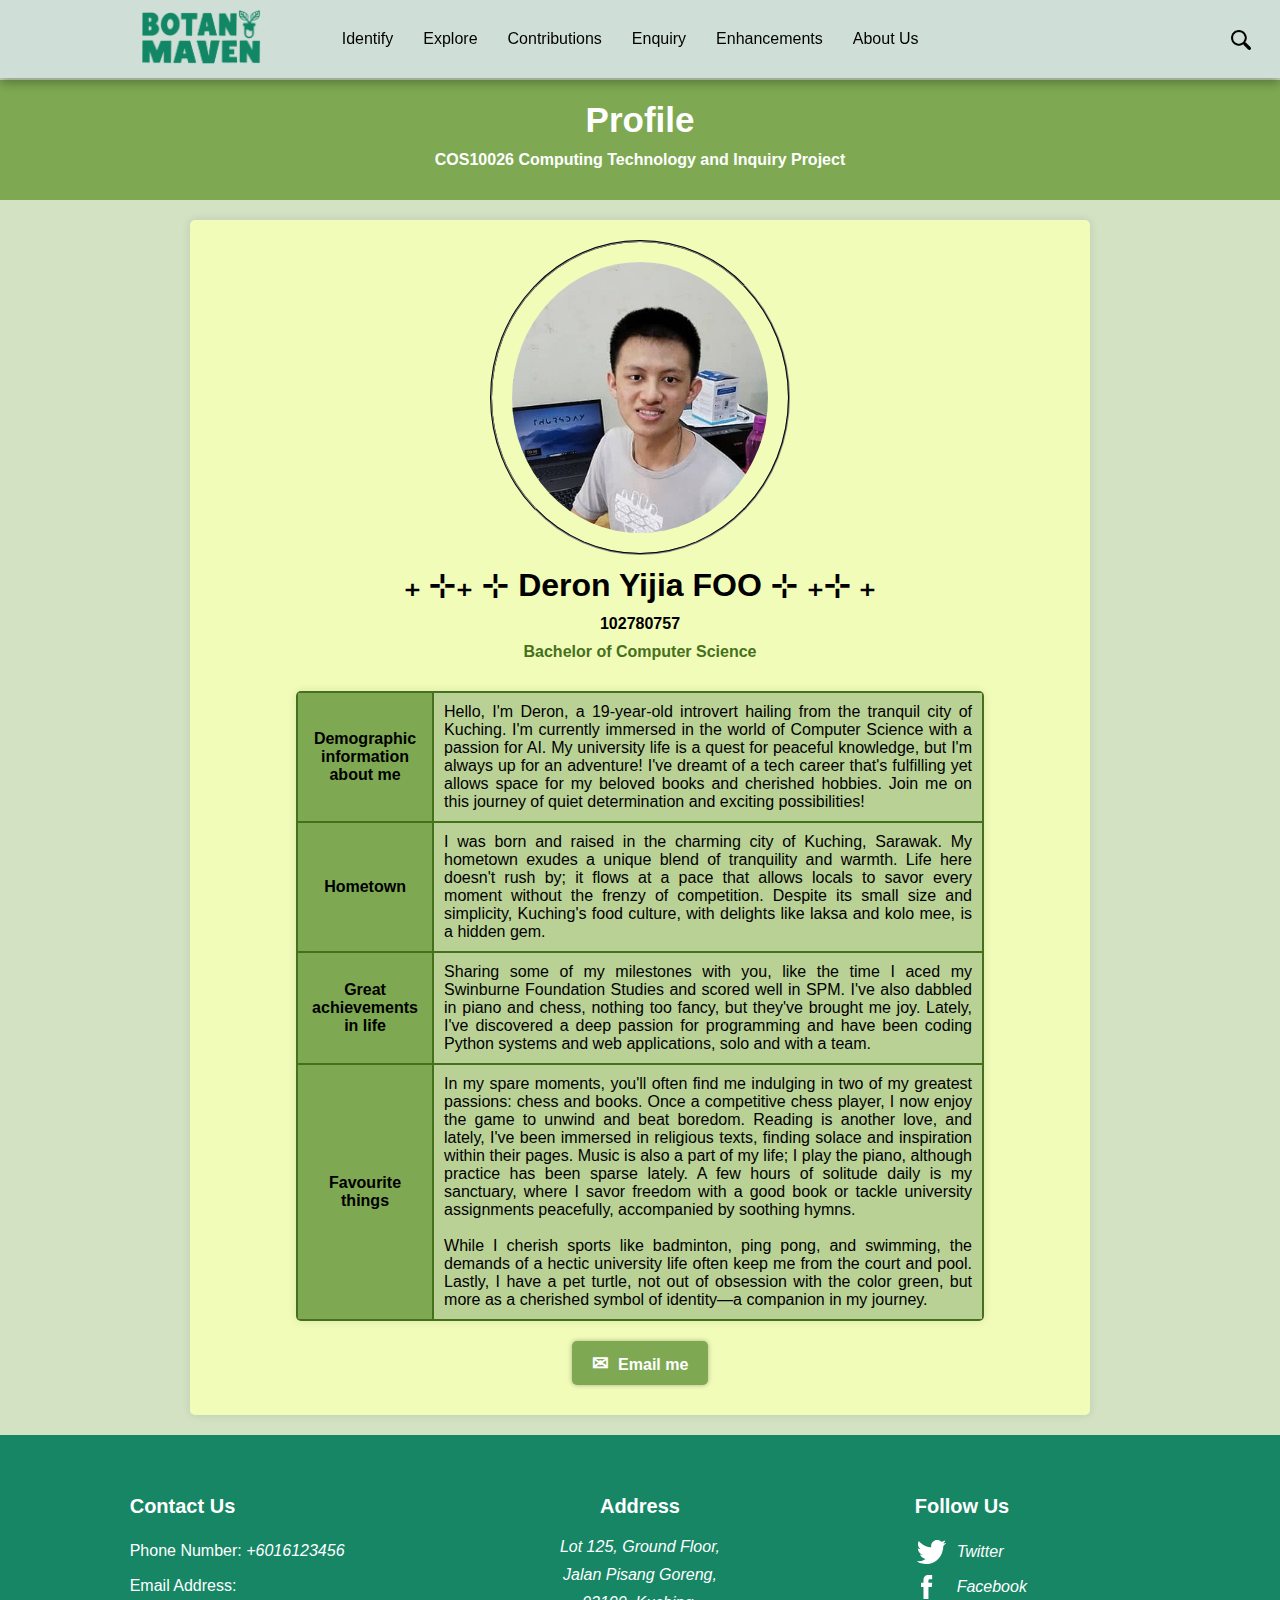
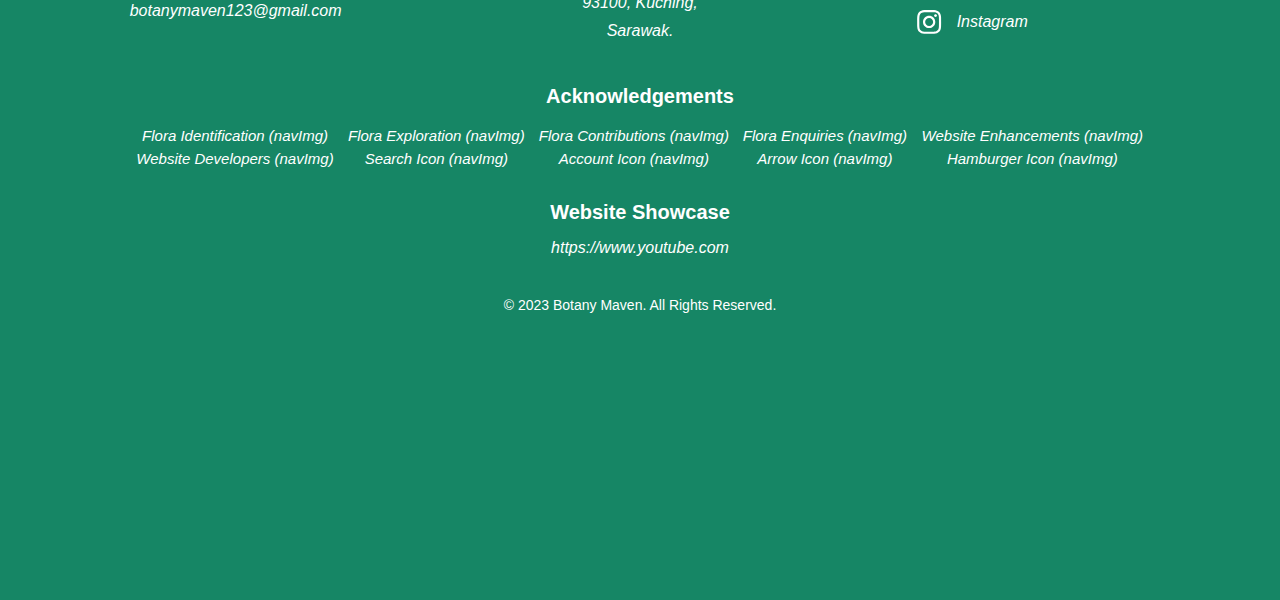
<file: profile1.html>
<!DOCTYPE html>
<html lang="en">
<head>
    <title>Deron's Profile</title>
    <meta charset="utf-8">
    <meta name="author" content="Lab Group 2-B: Deron Foo">
    <meta name="description" content="Profile Page about Deron Foo">
    <meta name="keywords" content="Profile, Deron Foo">
    <meta name="viewport" content="width=device-width, initial-scale=1.0">
    <link rel="stylesheet" type="text/css" href="style/style.css">
    <link rel="icon" href="photos/homepage/favicon.png" type="image/png"> <!-- Define website favicon -->
</head>
<body id="deron_bg1">
    <header>
        <input type="checkbox" name="hamburger_menu" id="sidebar_menu">
        <label for="sidebar_menu"><img src="photos/homepage/hamburger_menu.png" alt="Hamburger menu icon"></label>
        <!-- checkbox used for hamburger menu toggles (control the visibility of the sidebar menu) -->
        <a href="index.html" id="logo"><img src="photos/homepage/logo.png" alt="Website logo"></a>
        <nav>
            <div class="navbar">
                <a class="navbarBtn" href="identify.html">Identify</a>
                <div class="navRow">
                    <!-- Dropdown menu content arrangements -->
                    <div class="navCol column1">
                        <h2>Flora<br>Identification</h2>
                    </div>
                    <div class="navCol column2">
                        <ul>
                            <li>Upload photo</li>
                            <li>Identify plant types</li>
                            <li>Scientific & common names</li>
                            <li>Plant care tips</li>
                            <li>Appropriate environment</li>
                            <li>Main plant locations</li>
                        </ul>
                    </div>
                    <div class="navCol column3 colImg1">
                    </div><!-- Background image in style.css for each dropdown option -->
                </div>
            </div>
            <div class="navbar">
                <a class="navbarBtn" href="families.html">Explore</a>
                <div class="navRow">
                    <div class="navCol column1">
                        <h2>Flora<br>Exporation</h2>
                    </div>
                    <div class="navCol column2">
                        <ul>
                            <li>Explore the plant by navigating through three areas for more information: </li>
                            <li><a href="families.html">Families</a></li>
                            <li><a href="genera.html">Genera</a></li>
                            <li><a href="species.html">Species</a></li>
                        </ul>
                    </div>
                    <div class="navCol column3 colImg2">
                    </div>
                </div>
            </div>
            <div class="navbar">
                <a class="navbarBtn" href="contributor.html">Contributions</a>
                <div class="navRow">
                    <div class="navCol column1">
                        <h2>Flora<br>Contributions</h2>
                    </div>
                    <div class="navCol column2">
                        <ul>
                            <li>Card display of plants</li>
                            <li>User-uploaded photos</li>
                            <li>Name of the plants</li>
                            <li>Name of the contributors</li>
                            <li>User comments</li>
                        </ul>
                    </div>
                    <div class="navCol column3 colImg3">
                    </div>
                </div>
            </div>
            <div class="navbar">
                <a class="navbarBtn" href="enquiry.html">Enquiry</a>
                <div class="navRow">
                    <div class="navCol column1">
                        <h2>Flora<br>Enquiries</h2>
                    </div>
                    <div class="navCol column2">
                        <ul>
                            <li>User details</li>
                            <li>Make inquiries about plants based on seven families:</li>
                            <li>~ Dipterocarpaceae&nbsp;&nbsp;&nbsp; ~ Lauraceae</li>
                            <li>~ Burseraceae&nbsp;&nbsp;&nbsp;&nbsp;&nbsp;&nbsp;&nbsp;&nbsp;&nbsp;&nbsp;&nbsp; ~ Myristicaceae</li>
                            <li>~ Chrysobalanaceae&nbsp;&nbsp; ~ Meliaceae </li>
                            <li>~ Ebenaceae</li>
                        </ul>
                    </div>
                    <div class="navCol column3 colImg4">
                    </div>
                </div>
            </div>
            <div class="navbar">
                <a class="navbarBtn" href="enhancement1.html">Enhancements</a>
                <div class="navRow">
                    <div class="navCol column1">
                        <h2>Website<br>Enhancements</h2>
                    </div>
                    <div class="navCol column2">
                        <ul>
                            <li>Sticky Dropdown Navigation + Hamburger</li>
                            <li>Fluid Layout: Mobile & Tablet Adaptation</li>
                            <li>Card Flipping Animation on Mouseover </li>
                            <li>Embedded YouTube video</li>
                            <li>Embedded Google map</li>
                        </ul>
                    </div>
                    <div class="navCol column3 colImg5">
                    </div>
                </div>
            </div>
            <div class="navbar">
                <a class="navbarBtn" href="#">About Us</a>
                <div class="navRow">
                    <div class="navCol column1">
                        <h2>Website<br>Developers</h2>
                    </div>
                    <div class="navCol column2">
                        <ul>
                            <li>Meet our software developers:</li>
                            <li><a href="profile1.html">Deron Foo</a></li>
                            <li><a href="profile2.html">Esther Chai</a></li>
                            <li><a href="profile3.html">Liew Mei Qi</a></li>
                            <li><a href="profile4.html">Beh Jia Yi</a></li>
                            <li><a href="profile5.html">Lai Jun Hong</a></li>
                        </ul>
                    </div>
                    <div class="navCol column3 colImg6">
                    </div>
                </div>
            </div>
            <a href="" class="icon"><img src="photos/homepage/search.png" alt="Search icon"></a>
            <!-- search icon obtained from https://www.flaticon.com/free-icon/magnifying-glass_49116?term=search&page=1&position=16&origin=tag&related_id=49116 -->
            <a href="" class="icon"><img src="photos/homepage/user.png" alt="User account icon"></a>
            <!-- account icon obtained from https://www.flaticon.com/free-icon/user_1077114?term=account&page=1&position=3&origin=search&related_id=1077114 -->
        </nav>
        <div id="hamburgerNav">
        <!-- Hamburger navigational menu that will only show up when clicked on under minimized screen/mobile view -->
            <ul>
                <li><a href="identify.html">Flora Identification<img src="photos/homepage/right-arrow.png" alt="Right arrow"></a></li>
                <li><a href="families.html">Explore - Families<img src="photos/homepage/right-arrow.png" alt="Right arrow"></a></li>
                <li><a href="genera.html">Explore - Genera<img src="photos/homepage/right-arrow.png" alt="Right arrow"></a></li>
                <li><a href="species.html">Explore - Species<img src="photos/homepage/right-arrow.png" alt="Right arrow"></a></li>
                <li><a href="contributor.html">Flora Contributions<img src="photos/homepage/right-arrow.png" alt="Right arrow"></a></li>
                <li><a href="enquiry.html">Flora Enquiries<img src="photos/homepage/right-arrow.png" alt="Right arrow"></a></li>
                <li><a href="enhancement1.html">Website Enhancements<img src="photos/homepage/right-arrow.png" alt="Right arrow"></a></li>
                <li><a href="profile1.html">Dev - Deron Foo<img src="photos/homepage/right-arrow.png" alt="Right arrow"></a></li>
                <li><a href="profile2.html">Dev - Esther Chai<img src="photos/homepage/right-arrow.png" alt="Right arrow"></a></li>
                <li><a href="profile3.html">Dev - Liew Mei Qi<img src="photos/homepage/right-arrow.png" alt="Right arrow"></a></li>
                <li><a href="profile4.html">Dev - Beh Jia Yi<img src="photos/homepage/right-arrow.png" alt="Right arrow"></a></li>
                <li><a href="profile5.html">Dev - Lai Jun Hong<img src="photos/homepage/right-arrow.png" alt="Right arrow"></a></li>
                <!-- arrow icon obtained from https://www.flaticon.com/free-icon/right-arrow_271228?term=arrow&page=1&position=1&origin=tag&related_id=271228 -->
            </ul>
        </div>
    </header>
    <section class="profile_header" id="header_df">
        <h1>Profile</h1>
        <p>COS10026 Computing Technology and Inquiry Project</p>
    </section>
    <div class="profile_container" id="deron_bg2">
        <p><img src="photos/profile/deron.jpg" alt="Profile Picture" class="profile"></p>
        <p class="profile_name">₊ ⊹₊ ⊹ Deron Yijia FOO ⊹ ₊⊹ ₊</p>
        <p>102780757</p>
        <p id="course_df">Bachelor of Computer Science</p>
        <table id="table_df">
            <tr>
                <th>Demographic information about me</th>
                <td>Hello, I'm Deron, a 19-year-old introvert hailing from the tranquil city of Kuching. I'm currently immersed in the world of Computer Science with a passion for AI. My university life is a quest for peaceful knowledge, but I'm always up for an adventure! I've dreamt of a tech career that's fulfilling yet allows space for my beloved books and cherished hobbies. Join me on this journey of quiet determination and exciting possibilities!</td>
            </tr>
            <tr>
                <th>Hometown </th>
                <td>I was born and raised in the charming city of Kuching, Sarawak. My hometown exudes a unique blend of tranquility and warmth. Life here doesn't rush by; it flows at a pace that allows locals to savor every moment without the frenzy of competition. Despite its small size and simplicity, Kuching's food culture, with delights like laksa and kolo mee, is a hidden gem.</td>
            </tr>
            <tr>
                <th>Great achievements in life</th>
                <td>Sharing some of my milestones with you, like the time I aced my Swinburne Foundation Studies and scored well in SPM. I've also dabbled in piano and chess, nothing too fancy,  but they've brought me joy. Lately, I've discovered a deep passion for programming and have been coding Python systems and web applications, solo and with a team.</td>
            </tr>
            <tr>
                <th>Favourite things </th>
                <td>In my spare moments, you'll often find me indulging in two of my greatest passions: chess and books. Once a competitive chess player, I now enjoy the game to unwind and beat boredom. Reading is another love, and lately, I've been immersed in religious texts, finding solace and inspiration within their pages. Music is also a part of my life; I play the piano, although practice has been sparse lately. A few hours of solitude daily is my sanctuary, where I savor freedom with a good book or tackle university assignments peacefully, accompanied by soothing hymns.<br><br>
                While I cherish sports like badminton, ping pong, and swimming, the demands of a hectic university life often keep me from the court and pool. Lastly, I have a pet turtle, not out of obsession with the color green, but more as a cherished symbol of identity—a companion in my journey.</td>
            </tr>
        </table>
        <p>
            <a class="email_button" id="btn_df" href="mailto:102780757@students.swinburne.edu.my"><span>&#9993;</span> Email me</a>
        </p>
    </div>
    <footer>
        <div class="footer_container">
            <section class="footer_section1">
                <h3>Contact Us</h3>
                <p>Phone Number:<a href="tel:6016123456"><em> +6016123456</em></a></p>
                <p>Email Address:<a href="mailto:botanymaven123@gmail.com"><em> botanymaven123@gmail.com</em></a></p>
            </section>
            <section class="footer_section2">
                <h3>Address</h3>
                <p><em>Lot 125, Ground Floor,</em></p>
                <p><em>Jalan Pisang Goreng,</em></p>
                <p><em>93100, Kuching,</em></p>  
                <p><em>Sarawak.</em></p>  
            </section>
            <section>
                <h3>Follow Us</h3>
                <table>
                    <tr>
                        <td><svg class="footer_icon" width="29" height="24">
                            <path d="m14.102 6.384.062 1.038-1.05-.127C9.297 6.808 5.96 5.155 3.128 2.38L1.742 1.003 1.385 2.02c-.755 2.267-.273 4.66 1.3 6.27.84.89.652 1.018-.796.488-.505-.17-.946-.296-.988-.233-.147.15.357 2.076.756 2.84.545 1.058 1.658 2.096 2.875 2.71l1.028.488-1.216.02c-1.175 0-1.217.022-1.09.467.418 1.377 2.076 2.84 3.923 3.475l1.3.444-1.132.677a11.815 11.815 0 0 1-5.624 1.568c-.944.02-1.72.106-1.72.17 0 .21 2.56 1.398 4.05 1.864 4.47 1.376 9.78.783 13.766-1.57 2.833-1.672 5.666-5 6.988-8.22.713-1.715 1.426-4.85 1.426-6.354 0-.975.063-1.102 1.24-2.267.69-.68 1.342-1.42 1.467-1.632.21-.403.19-.403-.88-.043-1.785.636-2.036.55-1.155-.402.65-.678 1.427-1.907 1.427-2.267 0-.063-.316.042-.673.233-.377.21-1.217.53-1.846.72l-1.132.36-1.03-.7c-.565-.38-1.363-.805-1.782-.932-1.07-.296-2.707-.254-3.673.085-2.623.953-4.28 3.41-4.09 6.1z" fill="#FFFFFF"></path>
                        </svg></td>
                        <td>&nbsp; <a href="">Twitter</a></td>
                    </tr>
                    <tr>
                        <td>&nbsp;<svg class="footer_icon" width="12" height="24">
                            <path d="M7.446 24V12h3.313l.438-4.137H7.446l.006-2.07c0-1.08.103-1.657 1.652-1.657h2.07V0H7.863c-3.98 0-5.38 2.006-5.38 5.38v2.483H0V12h2.48v12h4.966z" fill="#FFFFFF"></path>
                        </svg></td>
                        <td>&nbsp; <a href="">Facebook</a></td>
                    </tr>
                    <tr>
                        <td><svg class="footer_icon" width="26" height="24">
                            <path d="M12.138 15.92c-2.206 0-3.994-1.776-3.994-3.967 0-2.19 1.788-3.967 3.994-3.967 2.205 0 3.993 1.776 3.993 3.967 0 2.19-1.787 3.967-3.992 3.967m0-10.078c-3.398 0-6.153 2.736-6.153 6.11 0 3.376 2.755 6.112 6.153 6.112 3.397 0 6.152-2.736 6.152-6.11 0-3.376-2.755-6.112-6.152-6.112" fill="#FFFFFF"></path>
                            <path d="M21.89 16.762c-.053 1.16-.25 1.79-.413 2.21a3.684 3.684 0 0 1-.896 1.368 3.682 3.682 0 0 1-1.376.89c-.423.163-1.057.357-2.225.41-1.264.057-1.643.07-4.842.07-3.2 0-3.58-.013-4.842-.07-1.168-.053-1.802-.247-2.225-.41a3.714 3.714 0 0 1-1.376-.89 3.686 3.686 0 0 1-.896-1.368c-.164-.42-.36-1.05-.413-2.21-.058-1.255-.07-1.63-.07-4.81 0-3.177.012-3.553.07-4.808.053-1.16.25-1.79.413-2.21.217-.555.477-.952.896-1.368.42-.417.818-.675 1.377-.89.424-.163 1.058-.357 2.226-.41 1.264-.057 1.642-.07 4.842-.07l4.84.07c1.17.056 1.803.247 2.226.41.56.215.958.473 1.377.89.42.416.68.813.897 1.368.164.42.36 1.05.413 2.21.058 1.255.07 1.63.07 4.81 0 3.177-.012 3.553-.07 4.808m2.156-9.716c-.058-1.266-.26-2.13-.556-2.888a5.83 5.83 0 0 0-1.382-2.108A5.876 5.876 0 0 0 19.986.677c-.763-.294-1.633-.495-2.91-.553C15.8.066 15.392.052 12.14.052c-3.254 0-3.662.014-4.94.072-1.276.058-2.146.26-2.908.553A5.877 5.877 0 0 0 2.167 2.05 5.83 5.83 0 0 0 .785 4.158C.49 4.915.287 5.78.23 7.046.17 8.316.155 8.72.155 11.953S.17 15.59.23 16.86c.057 1.266.26 2.13.555 2.888a5.83 5.83 0 0 0 1.382 2.108A5.877 5.877 0 0 0 4.29 23.23c.762.293 1.632.494 2.908.552 1.278.058 1.686.072 4.94.072 3.253 0 3.66-.014 4.94-.072 1.275-.058 2.145-.26 2.908-.553a5.876 5.876 0 0 0 2.122-1.374 5.83 5.83 0 0 0 1.382-2.108c.296-.757.498-1.622.556-2.888.06-1.27.073-1.675.073-4.907s-.015-3.637-.074-4.907" fill="#FFFFFF"></path>
                            <path d="M19.97 5.6c0 .79-.643 1.428-1.437 1.428s-1.438-.64-1.438-1.428c0-.788.644-1.428 1.438-1.428.794 0 1.438.64 1.438 1.428" fill="#FFFFFF"></path>
                        </svg></td>
                        <td>&nbsp; <a href="">Instagram</a></td>
                    </tr>
                </table>
            </section>
        </div>
        <div class="acknowledgement">
            <h3>Acknowledgements</h3>
            <table>
                <tr>
                    <td><a href="https://www.freepik.com/free-photo/agronomist-expert-examining-corn-leaf-looking-disease-indicator_11134023.htm?query=botanical%20identification&position=8&from_view=keyword&track=ais#position=8&query=botanical%20identification" target="_blank">Flora Identification (navImg)</a></td>
                    <td><a href="https://www.freepik.com/free-photo/woman-moody-nature-photo-aesthetic-greenhouse_18117343.htm#query=explore%20plants&position=47&from_view=search&track=ais" target="_blank">Flora Exploration (navImg)</a></td>
                    <td><a href="https://www.freepik.com/free-photo/woman-taking-snapshot-her-plant-social-media_17430697.htm#query=plants%20photo%20sharings&position=7&from_view=search&track=ais" target="_blank">Flora Contributions (navImg)</a></td>
                    <td><a href="https://www.freepik.com/free-photo/happily-gardener-man-use-smartphone-laptop-computer-while-online-tutorial-potted-plans-shop_18685208.htm#query=question%20about%20plant&position=37&from_view=search&track=ais" target="_blank">Flora Enquiries (navImg)</a></td>
                    <td><a href="https://www.freepik.com/free-photo/female-florist-using-laptop-with-potted-plants-desk_3180761.htm#query=software%20about%20plants&position=2&from_view=search&track=ais" target="_blank">Website Enhancements (navImg)</a></td>
                </tr>
                <tr>
                    <td><a href="https://www.freepik.com/free-photo/team-coworkers-looking-green-screen-template-laptop-working-with-isolated-mockup-display-business-collaboration-partnership-people-sitting-coworking-office-with-copyspace_44988952.htm#query=green%20software%20teams&position=29&from_view=search&track=ais" target="_blank">Website Developers (navImg)</a></td>
                    <td><a href="https://www.flaticon.com/free-icon/magnifying-glass_49116?term=search&page=1&position=16&origin=tag&related_id=49116" target="_blank">Search Icon (navImg)</a></td>
                    <td><a href="https://www.flaticon.com/free-icon/user_1077114?term=account&page=1&position=3&origin=search&related_id=1077114" target="_blank">Account Icon (navImg)</a></td>
                    <td><a href="https://www.flaticon.com/free-icon/right-arrow_271228?term=arrow&page=1&position=1&origin=tag&related_id=271228" target="_blank">Arrow Icon (navImg)</a></td>
                    <td><a href="https://png.pngitem.com/pimgs/s/160-1604057_menu-free-download-and-svg-menu-icon-hd.png" target="_blank">Hamburger Icon (navImg)</a></td>
                </tr>
            </table>
            <h3>Website Showcase</h3>
            <a href="https://www.youtube.com" target="_blank">https://www.youtube.com</a>
        </div>
        <div class="footer-bottom"><p>&copy; 2023 Botany Maven. All Rights Reserved.</p></div>
    </footer>
</body>
</html>
</file>
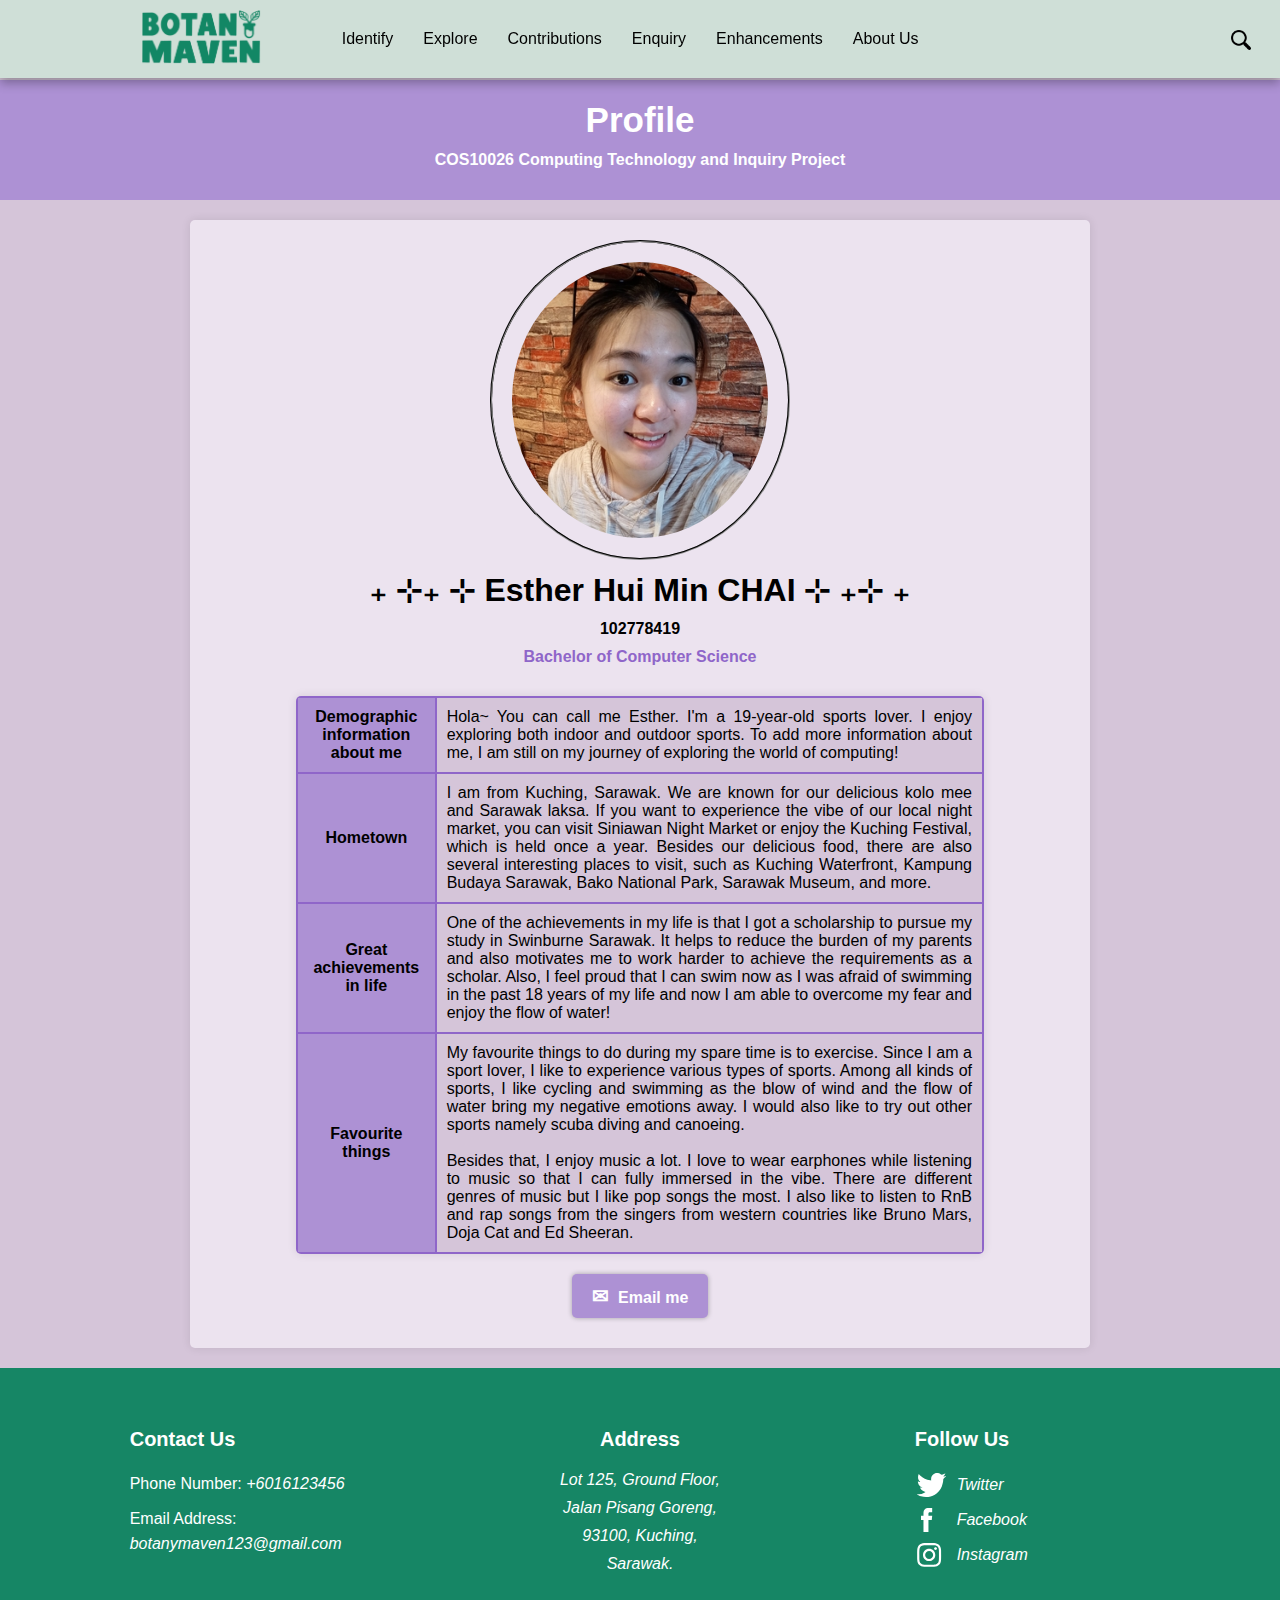
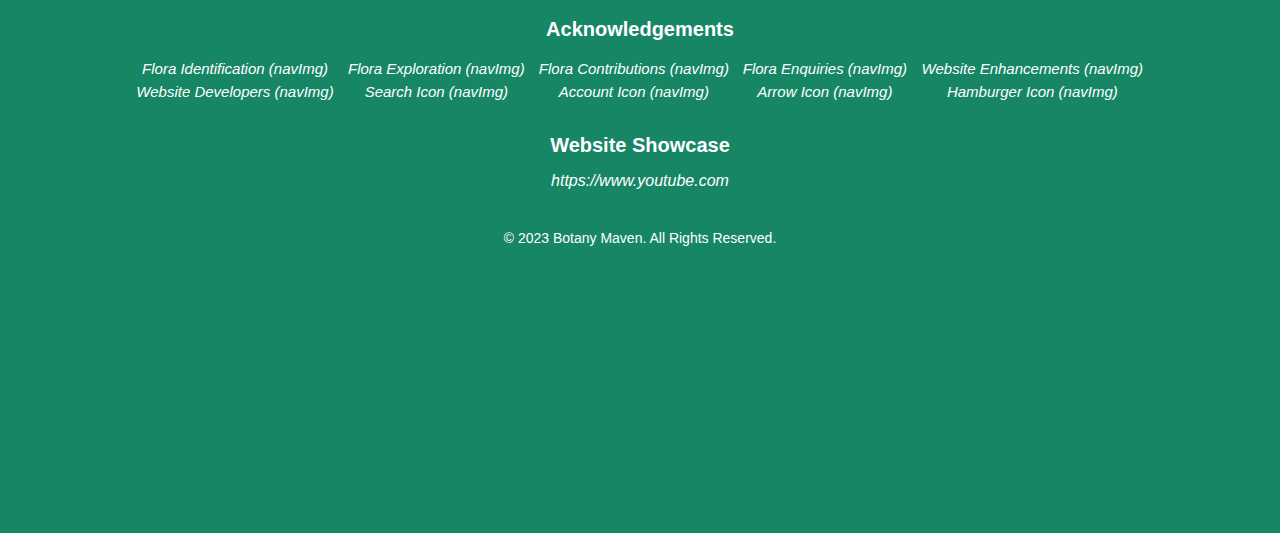
<file: profile2.html>
<!DOCTYPE html>
<html lang="en">
<head>
    <title>Esther's Profile</title>
    <meta charset="utf-8">
    <meta name="author" content="Lab Group 2-B: Esther Chai">
    <meta name="description" content="Profile Page about Esther Chai">
    <meta name="keywords" content="Profile, Esther Chai">
    <meta name="viewport" content="width=device-width, initial-scale=1.0">
    <link rel="stylesheet" type="text/css" href="style/style.css">
    <link rel="icon" href="photos/homepage/favicon.png" type="image/png"> <!-- Define website favicon -->
</head>
<body id="esther_bg1">
    <header>
        <input type="checkbox" name="hamburger_menu" id="sidebar_menu">
        <label for="sidebar_menu"><img src="photos/homepage/hamburger_menu.png" alt="Hamburger menu icon"></label>
        <!-- checkbox used for hamburger menu toggles (control the visibility of the sidebar menu) -->
        <a href="index.html" id="logo"><img src="photos/homepage/logo.png" alt="Website logo"></a>
        <nav>
            <div class="navbar">
                <a class="navbarBtn" href="identify.html">Identify</a>
                <div class="navRow">
                    <!-- Dropdown menu content arrangements -->
                    <div class="navCol column1">
                        <h2>Flora<br>Identification</h2>
                    </div>
                    <div class="navCol column2">
                        <ul>
                            <li>Upload photo</li>
                            <li>Identify plant types</li>
                            <li>Scientific & common names</li>
                            <li>Plant care tips</li>
                            <li>Appropriate environment</li>
                            <li>Main plant locations</li>
                        </ul>
                    </div>
                    <div class="navCol column3 colImg1">
                    </div><!-- Background image in style.css for each dropdown option -->
                </div>
            </div>
            <div class="navbar">
                <a class="navbarBtn" href="families.html">Explore</a>
                <div class="navRow">
                    <div class="navCol column1">
                        <h2>Flora<br>Exporation</h2>
                    </div>
                    <div class="navCol column2">
                        <ul>
                            <li>Explore the plant by navigating through three areas for more information: </li>
                            <li><a href="families.html">Families</a></li>
                            <li><a href="genera.html">Genera</a></li>
                            <li><a href="species.html">Species</a></li>
                        </ul>
                    </div>
                    <div class="navCol column3 colImg2">
                    </div>
                </div>
            </div>
            <div class="navbar">
                <a class="navbarBtn" href="contributor.html">Contributions</a>
                <div class="navRow">
                    <div class="navCol column1">
                        <h2>Flora<br>Contributions</h2>
                    </div>
                    <div class="navCol column2">
                        <ul>
                            <li>Card display of plants</li>
                            <li>User-uploaded photos</li>
                            <li>Name of the plants</li>
                            <li>Name of the contributors</li>
                            <li>User comments</li>
                        </ul>
                    </div>
                    <div class="navCol column3 colImg3">
                    </div>
                </div>
            </div>
            <div class="navbar">
                <a class="navbarBtn" href="enquiry.html">Enquiry</a>
                <div class="navRow">
                    <div class="navCol column1">
                        <h2>Flora<br>Enquiries</h2>
                    </div>
                    <div class="navCol column2">
                        <ul>
                            <li>User details</li>
                            <li>Make inquiries about plants based on seven families:</li>
                            <li>~ Dipterocarpaceae&nbsp;&nbsp;&nbsp; ~ Lauraceae</li>
                            <li>~ Burseraceae&nbsp;&nbsp;&nbsp;&nbsp;&nbsp;&nbsp;&nbsp;&nbsp;&nbsp;&nbsp;&nbsp; ~ Myristicaceae</li>
                            <li>~ Chrysobalanaceae&nbsp;&nbsp; ~ Meliaceae </li>
                            <li>~ Ebenaceae</li>
                        </ul>
                    </div>
                    <div class="navCol column3 colImg4">
                    </div>
                </div>
            </div>
            <div class="navbar">
                <a class="navbarBtn" href="enhancement1.html">Enhancements</a>
                <div class="navRow">
                    <div class="navCol column1">
                        <h2>Website<br>Enhancements</h2>
                    </div>
                    <div class="navCol column2">
                        <ul>
                            <li>Sticky Dropdown Navigation + Hamburger</li>
                            <li>Fluid Layout: Mobile & Tablet Adaptation</li>
                            <li>Card Flipping Animation on Mouseover </li>
                            <li>Embedded YouTube video</li>
                            <li>Embedded Google map</li>
                        </ul>
                    </div>
                    <div class="navCol column3 colImg5">
                    </div>
                </div>
            </div>
            <div class="navbar">
                <a class="navbarBtn" href="#">About Us</a>
                <div class="navRow">
                    <div class="navCol column1">
                        <h2>Website<br>Developers</h2>
                    </div>
                    <div class="navCol column2">
                        <ul>
                            <li>Meet our software developers:</li>
                            <li><a href="profile1.html">Deron Foo</a></li>
                            <li><a href="profile2.html">Esther Chai</a></li>
                            <li><a href="profile3.html">Liew Mei Qi</a></li>
                            <li><a href="profile4.html">Beh Jia Yi</a></li>
                            <li><a href="profile5.html">Lai Jun Hong</a></li>
                        </ul>
                    </div>
                    <div class="navCol column3 colImg6">
                    </div>
                </div>
            </div>
            <a href="" class="icon"><img src="photos/homepage/search.png" alt="Search icon"></a>
            <!-- search icon obtained from https://www.flaticon.com/free-icon/magnifying-glass_49116?term=search&page=1&position=16&origin=tag&related_id=49116 -->
            <a href="" class="icon"><img src="photos/homepage/user.png" alt="User account icon"></a>
            <!-- account icon obtained from https://www.flaticon.com/free-icon/user_1077114?term=account&page=1&position=3&origin=search&related_id=1077114 -->
        </nav>
        <div id="hamburgerNav">
        <!-- Hamburger navigational menu that will only show up when clicked on under minimized screen/mobile view -->
            <ul>
                <li><a href="identify.html">Flora Identification<img src="photos/homepage/right-arrow.png" alt="Right arrow"></a></li>
                <li><a href="families.html">Explore - Families<img src="photos/homepage/right-arrow.png" alt="Right arrow"></a></li>
                <li><a href="genera.html">Explore - Genera<img src="photos/homepage/right-arrow.png" alt="Right arrow"></a></li>
                <li><a href="species.html">Explore - Species<img src="photos/homepage/right-arrow.png" alt="Right arrow"></a></li>
                <li><a href="contributor.html">Flora Contributions<img src="photos/homepage/right-arrow.png" alt="Right arrow"></a></li>
                <li><a href="enquiry.html">Flora Enquiries<img src="photos/homepage/right-arrow.png" alt="Right arrow"></a></li>
                <li><a href="enhancement1.html">Website Enhancements<img src="photos/homepage/right-arrow.png" alt="Right arrow"></a></li>
                <li><a href="profile1.html">Dev - Deron Foo<img src="photos/homepage/right-arrow.png" alt="Right arrow"></a></li>
                <li><a href="profile2.html">Dev - Esther Chai<img src="photos/homepage/right-arrow.png" alt="Right arrow"></a></li>
                <li><a href="profile3.html">Dev - Liew Mei Qi<img src="photos/homepage/right-arrow.png" alt="Right arrow"></a></li>
                <li><a href="profile4.html">Dev - Beh Jia Yi<img src="photos/homepage/right-arrow.png" alt="Right arrow"></a></li>
                <li><a href="profile5.html">Dev - Lai Jun Hong<img src="photos/homepage/right-arrow.png" alt="Right arrow"></a></li>
                <!-- arrow icon obtained from https://www.flaticon.com/free-icon/right-arrow_271228?term=arrow&page=1&position=1&origin=tag&related_id=271228 -->
            </ul>
        </div>
    </header>
    <section class="profile_header" id="header_es">
        <h1>Profile</h1>
        <p>COS10026 Computing Technology and Inquiry Project</p>
    </section>
    <div class="profile_container" id="esther_bg2">
        <p><img src="photos/profile/esther.jpg" alt="Profile Picture" class="profile"></p>
        <p class="profile_name">₊ ⊹₊ ⊹ Esther Hui Min CHAI ⊹ ₊⊹ ₊</p>
        <p>102778419</p>
        <p id="course_es">Bachelor of Computer Science</p>
        <table id="table_es">
            <tr>
                <th>Demographic information about me</th>
                <td>Hola~ You can call me Esther. I'm a 19-year-old sports lover. I enjoy exploring both indoor and outdoor sports. To add more information about me, I am still on my journey of exploring the world of computing!</td>
            </tr>
            <tr>
                <th>Hometown </th>
                <td>I am from Kuching, Sarawak. We are known for our delicious kolo mee and Sarawak laksa. If you want to experience the vibe of our local night market, you can visit Siniawan Night Market or enjoy the Kuching Festival, which is held once a year. Besides our delicious food, there are also several interesting places to visit, such as Kuching Waterfront, Kampung Budaya Sarawak, Bako National Park, Sarawak Museum, and more.</td>
            </tr>
            <tr>
                <th>Great achievements in life</th>
                <td>One of the achievements in my life is that I got a scholarship to pursue my study in Swinburne Sarawak. It helps to reduce the burden of my parents and also motivates me to work harder to achieve the requirements as a scholar. Also, I feel proud that I can swim now as I was afraid of swimming in the past 18 years of my life and now I am able to overcome my fear and enjoy the flow of water!</td>
            </tr>
            <tr>
                <th>Favourite things </th>
                <td>My favourite things to do during my spare time is to exercise. Since I am a sport lover, I like to experience various types of sports. Among all kinds of sports, I like cycling and swimming as the blow of wind and the flow of water bring my negative emotions away. I would also like to try out other sports namely scuba diving and canoeing. <br><br>
                Besides that, I enjoy music a lot. I love to wear earphones while listening to music so that I can fully immersed in the vibe. There are different genres of music but I like pop songs the most. I also like to listen to RnB and rap songs from the singers from western countries like Bruno Mars, Doja Cat and Ed Sheeran.</td>
            </tr>
        </table>
        <p>
            <a class="email_button" id="btn_es" href="mailto:102778419@students.swinburne.edu.my"><span>&#9993;</span> Email me</a>
        </p>
    </div>
    <footer>
        <div class="footer_container">
            <section class="footer_section1">
                <h3>Contact Us</h3>
                <p>Phone Number:<a href="tel:6016123456"><em> +6016123456</em></a></p>
                <p>Email Address:<a href="mailto:botanymaven123@gmail.com"><em> botanymaven123@gmail.com</em></a></p>
            </section>
            <section class="footer_section2">
                <h3>Address</h3>
                <p><em>Lot 125, Ground Floor,</em></p>
                <p><em>Jalan Pisang Goreng,</em></p>
                <p><em>93100, Kuching,</em></p>  
                <p><em>Sarawak.</em></p>  
            </section>
            <section>
                <h3>Follow Us</h3>
                <table>
                    <tr>
                        <td><svg class="footer_icon" width="29" height="24">
                            <path d="m14.102 6.384.062 1.038-1.05-.127C9.297 6.808 5.96 5.155 3.128 2.38L1.742 1.003 1.385 2.02c-.755 2.267-.273 4.66 1.3 6.27.84.89.652 1.018-.796.488-.505-.17-.946-.296-.988-.233-.147.15.357 2.076.756 2.84.545 1.058 1.658 2.096 2.875 2.71l1.028.488-1.216.02c-1.175 0-1.217.022-1.09.467.418 1.377 2.076 2.84 3.923 3.475l1.3.444-1.132.677a11.815 11.815 0 0 1-5.624 1.568c-.944.02-1.72.106-1.72.17 0 .21 2.56 1.398 4.05 1.864 4.47 1.376 9.78.783 13.766-1.57 2.833-1.672 5.666-5 6.988-8.22.713-1.715 1.426-4.85 1.426-6.354 0-.975.063-1.102 1.24-2.267.69-.68 1.342-1.42 1.467-1.632.21-.403.19-.403-.88-.043-1.785.636-2.036.55-1.155-.402.65-.678 1.427-1.907 1.427-2.267 0-.063-.316.042-.673.233-.377.21-1.217.53-1.846.72l-1.132.36-1.03-.7c-.565-.38-1.363-.805-1.782-.932-1.07-.296-2.707-.254-3.673.085-2.623.953-4.28 3.41-4.09 6.1z" fill="#FFFFFF"></path>
                        </svg></td>
                        <td>&nbsp; <a href="">Twitter</a></td>
                    </tr>
                    <tr>
                        <td>&nbsp;<svg class="footer_icon" width="12" height="24">
                            <path d="M7.446 24V12h3.313l.438-4.137H7.446l.006-2.07c0-1.08.103-1.657 1.652-1.657h2.07V0H7.863c-3.98 0-5.38 2.006-5.38 5.38v2.483H0V12h2.48v12h4.966z" fill="#FFFFFF"></path>
                        </svg></td>
                        <td>&nbsp; <a href="">Facebook</a></td>
                    </tr>
                    <tr>
                        <td><svg class="footer_icon" width="26" height="24">
                            <path d="M12.138 15.92c-2.206 0-3.994-1.776-3.994-3.967 0-2.19 1.788-3.967 3.994-3.967 2.205 0 3.993 1.776 3.993 3.967 0 2.19-1.787 3.967-3.992 3.967m0-10.078c-3.398 0-6.153 2.736-6.153 6.11 0 3.376 2.755 6.112 6.153 6.112 3.397 0 6.152-2.736 6.152-6.11 0-3.376-2.755-6.112-6.152-6.112" fill="#FFFFFF"></path>
                            <path d="M21.89 16.762c-.053 1.16-.25 1.79-.413 2.21a3.684 3.684 0 0 1-.896 1.368 3.682 3.682 0 0 1-1.376.89c-.423.163-1.057.357-2.225.41-1.264.057-1.643.07-4.842.07-3.2 0-3.58-.013-4.842-.07-1.168-.053-1.802-.247-2.225-.41a3.714 3.714 0 0 1-1.376-.89 3.686 3.686 0 0 1-.896-1.368c-.164-.42-.36-1.05-.413-2.21-.058-1.255-.07-1.63-.07-4.81 0-3.177.012-3.553.07-4.808.053-1.16.25-1.79.413-2.21.217-.555.477-.952.896-1.368.42-.417.818-.675 1.377-.89.424-.163 1.058-.357 2.226-.41 1.264-.057 1.642-.07 4.842-.07l4.84.07c1.17.056 1.803.247 2.226.41.56.215.958.473 1.377.89.42.416.68.813.897 1.368.164.42.36 1.05.413 2.21.058 1.255.07 1.63.07 4.81 0 3.177-.012 3.553-.07 4.808m2.156-9.716c-.058-1.266-.26-2.13-.556-2.888a5.83 5.83 0 0 0-1.382-2.108A5.876 5.876 0 0 0 19.986.677c-.763-.294-1.633-.495-2.91-.553C15.8.066 15.392.052 12.14.052c-3.254 0-3.662.014-4.94.072-1.276.058-2.146.26-2.908.553A5.877 5.877 0 0 0 2.167 2.05 5.83 5.83 0 0 0 .785 4.158C.49 4.915.287 5.78.23 7.046.17 8.316.155 8.72.155 11.953S.17 15.59.23 16.86c.057 1.266.26 2.13.555 2.888a5.83 5.83 0 0 0 1.382 2.108A5.877 5.877 0 0 0 4.29 23.23c.762.293 1.632.494 2.908.552 1.278.058 1.686.072 4.94.072 3.253 0 3.66-.014 4.94-.072 1.275-.058 2.145-.26 2.908-.553a5.876 5.876 0 0 0 2.122-1.374 5.83 5.83 0 0 0 1.382-2.108c.296-.757.498-1.622.556-2.888.06-1.27.073-1.675.073-4.907s-.015-3.637-.074-4.907" fill="#FFFFFF"></path>
                            <path d="M19.97 5.6c0 .79-.643 1.428-1.437 1.428s-1.438-.64-1.438-1.428c0-.788.644-1.428 1.438-1.428.794 0 1.438.64 1.438 1.428" fill="#FFFFFF"></path>
                        </svg></td>
                        <td>&nbsp; <a href="">Instagram</a></td>
                    </tr>
                </table>
            </section>
        </div>
        <div class="acknowledgement">
            <h3>Acknowledgements</h3>
            <table>
                <tr>
                    <td><a href="https://www.freepik.com/free-photo/agronomist-expert-examining-corn-leaf-looking-disease-indicator_11134023.htm?query=botanical%20identification&position=8&from_view=keyword&track=ais#position=8&query=botanical%20identification" target="_blank">Flora Identification (navImg)</a></td>
                    <td><a href="https://www.freepik.com/free-photo/woman-moody-nature-photo-aesthetic-greenhouse_18117343.htm#query=explore%20plants&position=47&from_view=search&track=ais" target="_blank">Flora Exploration (navImg)</a></td>
                    <td><a href="https://www.freepik.com/free-photo/woman-taking-snapshot-her-plant-social-media_17430697.htm#query=plants%20photo%20sharings&position=7&from_view=search&track=ais" target="_blank">Flora Contributions (navImg)</a></td>
                    <td><a href="https://www.freepik.com/free-photo/happily-gardener-man-use-smartphone-laptop-computer-while-online-tutorial-potted-plans-shop_18685208.htm#query=question%20about%20plant&position=37&from_view=search&track=ais" target="_blank">Flora Enquiries (navImg)</a></td>
                    <td><a href="https://www.freepik.com/free-photo/female-florist-using-laptop-with-potted-plants-desk_3180761.htm#query=software%20about%20plants&position=2&from_view=search&track=ais" target="_blank">Website Enhancements (navImg)</a></td>
                </tr>
                <tr>
                    <td><a href="https://www.freepik.com/free-photo/team-coworkers-looking-green-screen-template-laptop-working-with-isolated-mockup-display-business-collaboration-partnership-people-sitting-coworking-office-with-copyspace_44988952.htm#query=green%20software%20teams&position=29&from_view=search&track=ais" target="_blank">Website Developers (navImg)</a></td>
                    <td><a href="https://www.flaticon.com/free-icon/magnifying-glass_49116?term=search&page=1&position=16&origin=tag&related_id=49116" target="_blank">Search Icon (navImg)</a></td>
                    <td><a href="https://www.flaticon.com/free-icon/user_1077114?term=account&page=1&position=3&origin=search&related_id=1077114" target="_blank">Account Icon (navImg)</a></td>
                    <td><a href="https://www.flaticon.com/free-icon/right-arrow_271228?term=arrow&page=1&position=1&origin=tag&related_id=271228" target="_blank">Arrow Icon (navImg)</a></td>
                    <td><a href="https://png.pngitem.com/pimgs/s/160-1604057_menu-free-download-and-svg-menu-icon-hd.png" target="_blank">Hamburger Icon (navImg)</a></td>
                </tr>
            </table>
            <h3>Website Showcase</h3>
            <a href="https://www.youtube.com" target="_blank">https://www.youtube.com</a>
        </div>
        <div class="footer-bottom"><p>&copy; 2023 Botany Maven. All Rights Reserved.</p></div>
    </footer>
</body>
</html>
</file>
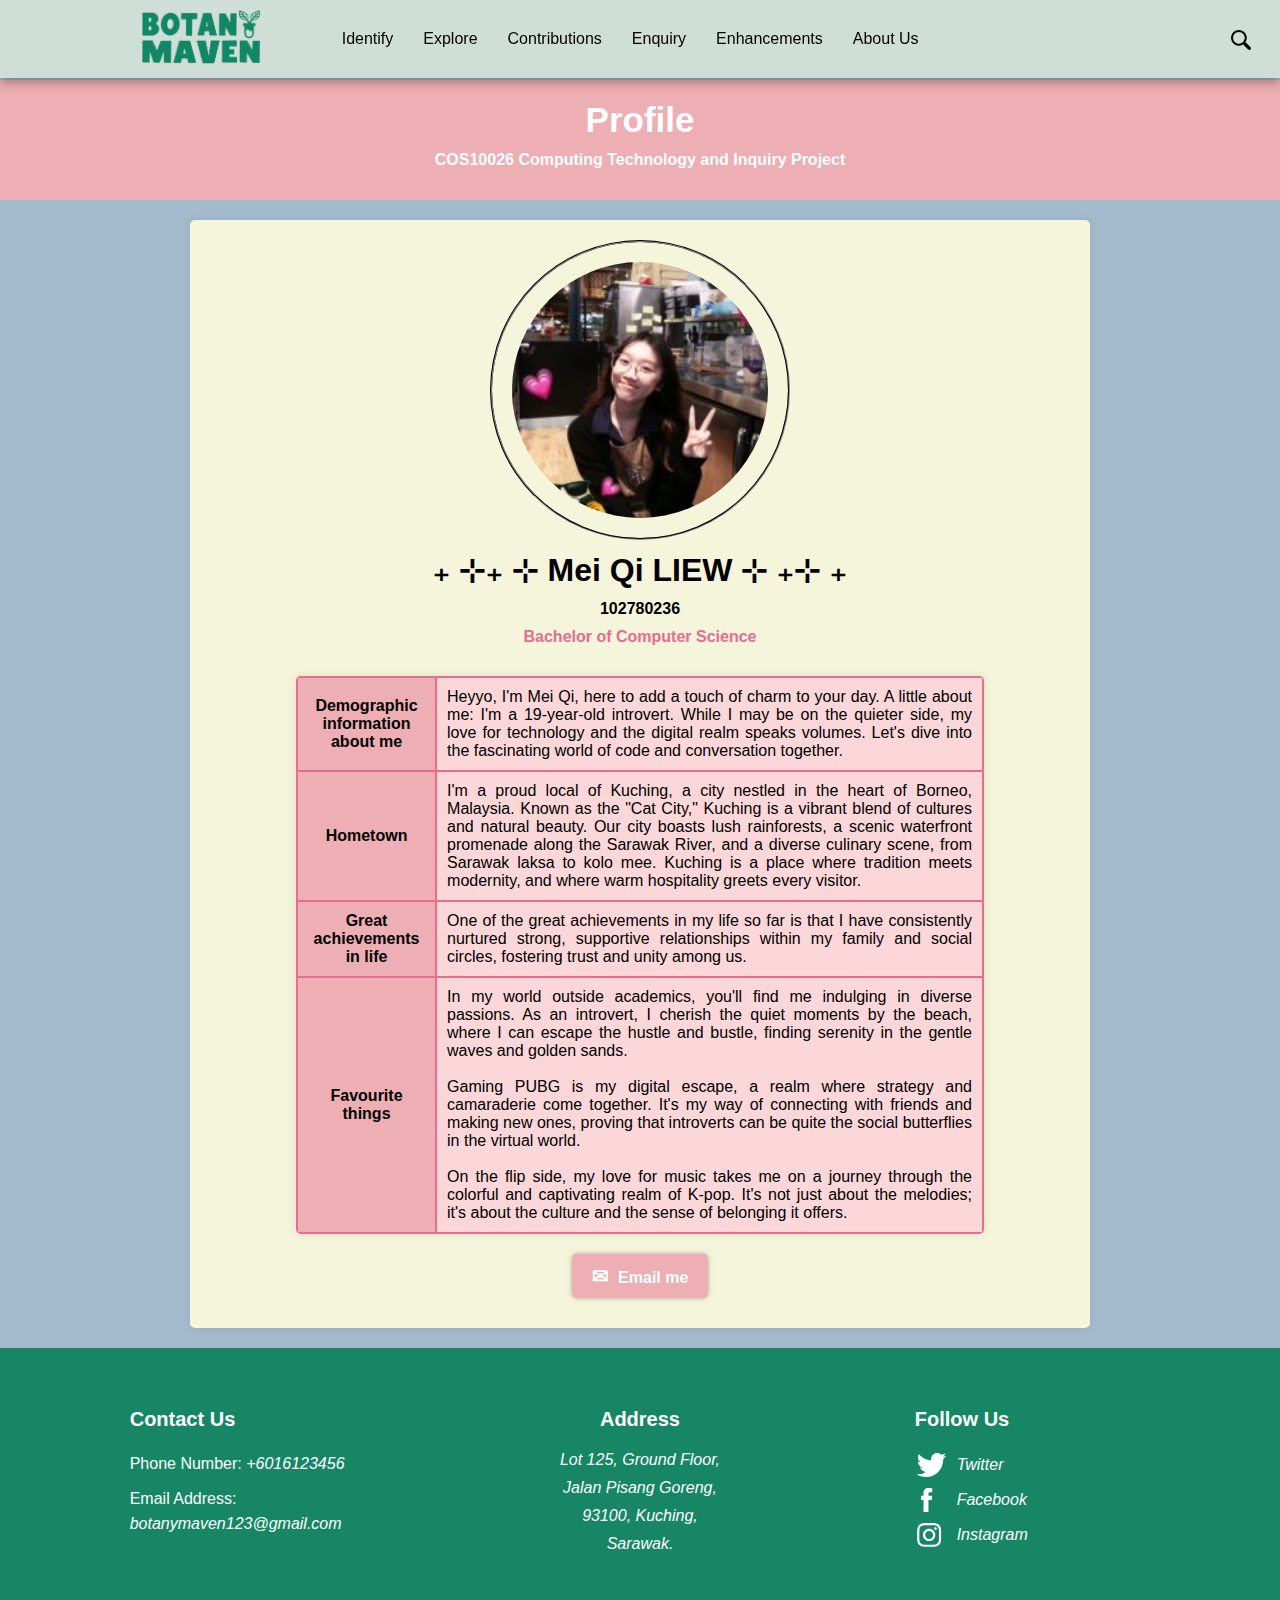
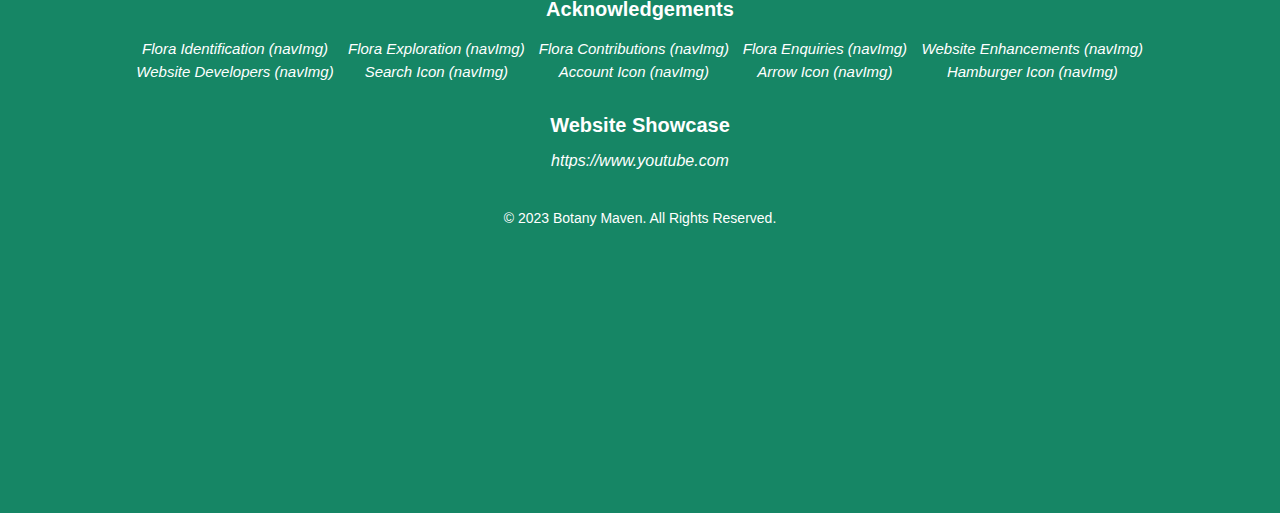
<file: profile3.html>
<!DOCTYPE html>
<html lang="en">
<head>
    <title>Mei Qi's Profile</title>
    <meta charset="utf-8">
    <meta name="author" content="Lab Group 2-B: Liew Mei Qi">
    <meta name="description" content="Profile Page about Liew Mei Qi">
    <meta name="keywords" content="Profile, Liew Mei Qi">
    <meta name="viewport" content="width=device-width, initial-scale=1.0">
    <link rel="stylesheet" type="text/css" href="style/style.css">
    <link rel="icon" href="photos/homepage/favicon.png" type="image/png"> <!-- Define website favicon -->
</head>
<body id="meiqi_bg1">
    <header>
        <input type="checkbox" name="hamburger_menu" id="sidebar_menu">
        <label for="sidebar_menu"><img src="photos/homepage/hamburger_menu.png" alt="Hamburger menu icon"></label>
        <!-- checkbox used for hamburger menu toggles (control the visibility of the sidebar menu) -->
        <a href="index.html" id="logo"><img src="photos/homepage/logo.png" alt="Website logo"></a>
        <nav>
            <div class="navbar">
                <a class="navbarBtn" href="identify.html">Identify</a>
                <div class="navRow">
                    <!-- Dropdown menu content arrangements -->
                    <div class="navCol column1">
                        <h2>Flora<br>Identification</h2>
                    </div>
                    <div class="navCol column2">
                        <ul>
                            <li>Upload photo</li>
                            <li>Identify plant types</li>
                            <li>Scientific & common names</li>
                            <li>Plant care tips</li>
                            <li>Appropriate environment</li>
                            <li>Main plant locations</li>
                        </ul>
                    </div>
                    <div class="navCol column3 colImg1">
                    </div><!-- Background image in style.css for each dropdown option -->
                </div>
            </div>
            <div class="navbar">
                <a class="navbarBtn" href="families.html">Explore</a>
                <div class="navRow">
                    <div class="navCol column1">
                        <h2>Flora<br>Exporation</h2>
                    </div>
                    <div class="navCol column2">
                        <ul>
                            <li>Explore the plant by navigating through three areas for more information: </li>
                            <li><a href="families.html">Families</a></li>
                            <li><a href="genera.html">Genera</a></li>
                            <li><a href="species.html">Species</a></li>
                        </ul>
                    </div>
                    <div class="navCol column3 colImg2">
                    </div>
                </div>
            </div>
            <div class="navbar">
                <a class="navbarBtn" href="contributor.html">Contributions</a>
                <div class="navRow">
                    <div class="navCol column1">
                        <h2>Flora<br>Contributions</h2>
                    </div>
                    <div class="navCol column2">
                        <ul>
                            <li>Card display of plants</li>
                            <li>User-uploaded photos</li>
                            <li>Name of the plants</li>
                            <li>Name of the contributors</li>
                            <li>User comments</li>
                        </ul>
                    </div>
                    <div class="navCol column3 colImg3">
                    </div>
                </div>
            </div>
            <div class="navbar">
                <a class="navbarBtn" href="enquiry.html">Enquiry</a>
                <div class="navRow">
                    <div class="navCol column1">
                        <h2>Flora<br>Enquiries</h2>
                    </div>
                    <div class="navCol column2">
                        <ul>
                            <li>User details</li>
                            <li>Make inquiries about plants based on seven families:</li>
                            <li>~ Dipterocarpaceae&nbsp;&nbsp;&nbsp; ~ Lauraceae</li>
                            <li>~ Burseraceae&nbsp;&nbsp;&nbsp;&nbsp;&nbsp;&nbsp;&nbsp;&nbsp;&nbsp;&nbsp;&nbsp; ~ Myristicaceae</li>
                            <li>~ Chrysobalanaceae&nbsp;&nbsp; ~ Meliaceae </li>
                            <li>~ Ebenaceae</li>
                        </ul>
                    </div>
                    <div class="navCol column3 colImg4">
                    </div>
                </div>
            </div>
            <div class="navbar">
                <a class="navbarBtn" href="enhancement1.html">Enhancements</a>
                <div class="navRow">
                    <div class="navCol column1">
                        <h2>Website<br>Enhancements</h2>
                    </div>
                    <div class="navCol column2">
                        <ul>
                            <li>Sticky Dropdown Navigation + Hamburger</li>
                            <li>Fluid Layout: Mobile & Tablet Adaptation</li>
                            <li>Card Flipping Animation on Mouseover </li>
                            <li>Embedded YouTube video</li>
                            <li>Embedded Google map</li>
                        </ul>
                    </div>
                    <div class="navCol column3 colImg5">
                    </div>
                </div>
            </div>
            <div class="navbar">
                <a class="navbarBtn" href="#">About Us</a>
                <div class="navRow">
                    <div class="navCol column1">
                        <h2>Website<br>Developers</h2>
                    </div>
                    <div class="navCol column2">
                        <ul>
                            <li>Meet our software developers:</li>
                            <li><a href="profile1.html">Deron Foo</a></li>
                            <li><a href="profile2.html">Esther Chai</a></li>
                            <li><a href="profile3.html">Liew Mei Qi</a></li>
                            <li><a href="profile4.html">Beh Jia Yi</a></li>
                            <li><a href="profile5.html">Lai Jun Hong</a></li>
                        </ul>
                    </div>
                    <div class="navCol column3 colImg6">
                    </div>
                </div>
            </div>
            <a href="" class="icon"><img src="photos/homepage/search.png" alt="Search icon"></a>
            <!-- search icon obtained from https://www.flaticon.com/free-icon/magnifying-glass_49116?term=search&page=1&position=16&origin=tag&related_id=49116 -->
            <a href="" class="icon"><img src="photos/homepage/user.png" alt="User account icon"></a>
            <!-- account icon obtained from https://www.flaticon.com/free-icon/user_1077114?term=account&page=1&position=3&origin=search&related_id=1077114 -->
        </nav>
        <div id="hamburgerNav">
        <!-- Hamburger navigational menu that will only show up when clicked on under minimized screen/mobile view -->
            <ul>
                <li><a href="identify.html">Flora Identification<img src="photos/homepage/right-arrow.png" alt="Right arrow"></a></li>
                <li><a href="families.html">Explore - Families<img src="photos/homepage/right-arrow.png" alt="Right arrow"></a></li>
                <li><a href="genera.html">Explore - Genera<img src="photos/homepage/right-arrow.png" alt="Right arrow"></a></li>
                <li><a href="species.html">Explore - Species<img src="photos/homepage/right-arrow.png" alt="Right arrow"></a></li>
                <li><a href="contributor.html">Flora Contributions<img src="photos/homepage/right-arrow.png" alt="Right arrow"></a></li>
                <li><a href="enquiry.html">Flora Enquiries<img src="photos/homepage/right-arrow.png" alt="Right arrow"></a></li>
                <li><a href="enhancement1.html">Website Enhancements<img src="photos/homepage/right-arrow.png" alt="Right arrow"></a></li>
                <li><a href="profile1.html">Dev - Deron Foo<img src="photos/homepage/right-arrow.png" alt="Right arrow"></a></li>
                <li><a href="profile2.html">Dev - Esther Chai<img src="photos/homepage/right-arrow.png" alt="Right arrow"></a></li>
                <li><a href="profile3.html">Dev - Liew Mei Qi<img src="photos/homepage/right-arrow.png" alt="Right arrow"></a></li>
                <li><a href="profile4.html">Dev - Beh Jia Yi<img src="photos/homepage/right-arrow.png" alt="Right arrow"></a></li>
                <li><a href="profile5.html">Dev - Lai Jun Hong<img src="photos/homepage/right-arrow.png" alt="Right arrow"></a></li>
                <!-- arrow icon obtained from https://www.flaticon.com/free-icon/right-arrow_271228?term=arrow&page=1&position=1&origin=tag&related_id=271228 -->
            </ul>
        </div>
    </header>
    <section class="profile_header" id="header_mq">
        <h1>Profile</h1>
        <p>COS10026 Computing Technology and Inquiry Project</p>
    </section>
    <div class="profile_container" id="meiqi_bg2">
        <p><img src="photos/profile/meiqi.jpg" alt="Profile Picture" class="profile"></p>
        <p class="profile_name">₊ ⊹₊ ⊹ Mei Qi LIEW ⊹ ₊⊹ ₊</p>
        <p>102780236</p>
        <p id="course_mq">Bachelor of Computer Science</p>
        <table id="table_mq">
            <tr>
                <th>Demographic information about me</th>
                <td>Heyyo, I'm Mei Qi, here to add a touch of charm to your day. A little about me: I'm a 19-year-old introvert. While I may be on the quieter side, my love for technology and the digital realm speaks volumes. Let's dive into the fascinating world of code and conversation together. </td>
            </tr>
            <tr>
                <th>Hometown </th>
                <td>I'm a proud local of Kuching, a city nestled in the heart of Borneo, Malaysia. Known as the "Cat City," Kuching is a vibrant blend of cultures and natural beauty. Our city boasts lush rainforests, a scenic waterfront promenade along the Sarawak River, and a diverse culinary scene, from Sarawak laksa to kolo mee. Kuching is a place where tradition meets modernity, and where warm hospitality greets every visitor.</td>
            </tr>
            <tr>
                <th>Great achievements in life</th>
                <td>One of the great achievements in my life so far is that I have consistently nurtured strong, supportive relationships within my family and social circles, fostering trust and unity among us.</td>
            </tr>   
            <tr>
                <th>Favourite things </th>
                <td>In my world outside academics, you'll find me indulging in diverse passions. As an introvert, I cherish the quiet moments by the beach, where I can escape the hustle and bustle, finding serenity in the gentle waves and golden sands.<br><br>
                Gaming PUBG is my digital escape, a realm where strategy and camaraderie come together. It's my way of connecting with friends and making new ones, proving that introverts can be quite the social butterflies in the virtual world.<br><br>
                On the flip side, my love for music takes me on a journey through the colorful and captivating realm of K-pop. It's not just about the melodies; it's about the culture and the sense of belonging it offers.</td>
            </tr>
        </table>
        <p>
            <a class="email_button" id="btn_mq" href="mailto:102780236@students.swinburne.edu.my"><span>&#9993;</span> Email me</a>
        </p>
    </div>
    <footer>
        <div class="footer_container">
            <section class="footer_section1">
                <h3>Contact Us</h3>
                <p>Phone Number:<a href="tel:6016123456"><em> +6016123456</em></a></p>
                <p>Email Address:<a href="mailto:botanymaven123@gmail.com"><em> botanymaven123@gmail.com</em></a></p>
            </section>
            <section class="footer_section2">
                <h3>Address</h3>
                <p><em>Lot 125, Ground Floor,</em></p>
                <p><em>Jalan Pisang Goreng,</em></p>
                <p><em>93100, Kuching,</em></p>  
                <p><em>Sarawak.</em></p>  
            </section>
            <section>
                <h3>Follow Us</h3>
                <table>
                    <tr>
                        <td><svg class="footer_icon" width="29" height="24">
                            <path d="m14.102 6.384.062 1.038-1.05-.127C9.297 6.808 5.96 5.155 3.128 2.38L1.742 1.003 1.385 2.02c-.755 2.267-.273 4.66 1.3 6.27.84.89.652 1.018-.796.488-.505-.17-.946-.296-.988-.233-.147.15.357 2.076.756 2.84.545 1.058 1.658 2.096 2.875 2.71l1.028.488-1.216.02c-1.175 0-1.217.022-1.09.467.418 1.377 2.076 2.84 3.923 3.475l1.3.444-1.132.677a11.815 11.815 0 0 1-5.624 1.568c-.944.02-1.72.106-1.72.17 0 .21 2.56 1.398 4.05 1.864 4.47 1.376 9.78.783 13.766-1.57 2.833-1.672 5.666-5 6.988-8.22.713-1.715 1.426-4.85 1.426-6.354 0-.975.063-1.102 1.24-2.267.69-.68 1.342-1.42 1.467-1.632.21-.403.19-.403-.88-.043-1.785.636-2.036.55-1.155-.402.65-.678 1.427-1.907 1.427-2.267 0-.063-.316.042-.673.233-.377.21-1.217.53-1.846.72l-1.132.36-1.03-.7c-.565-.38-1.363-.805-1.782-.932-1.07-.296-2.707-.254-3.673.085-2.623.953-4.28 3.41-4.09 6.1z" fill="#FFFFFF"></path>
                        </svg></td>
                        <td>&nbsp; <a href="">Twitter</a></td>
                    </tr>
                    <tr>
                        <td>&nbsp;<svg class="footer_icon" width="12" height="24">
                            <path d="M7.446 24V12h3.313l.438-4.137H7.446l.006-2.07c0-1.08.103-1.657 1.652-1.657h2.07V0H7.863c-3.98 0-5.38 2.006-5.38 5.38v2.483H0V12h2.48v12h4.966z" fill="#FFFFFF"></path>
                        </svg></td>
                        <td>&nbsp; <a href="">Facebook</a></td>
                    </tr>
                    <tr>
                        <td><svg class="footer_icon" width="26" height="24">
                            <path d="M12.138 15.92c-2.206 0-3.994-1.776-3.994-3.967 0-2.19 1.788-3.967 3.994-3.967 2.205 0 3.993 1.776 3.993 3.967 0 2.19-1.787 3.967-3.992 3.967m0-10.078c-3.398 0-6.153 2.736-6.153 6.11 0 3.376 2.755 6.112 6.153 6.112 3.397 0 6.152-2.736 6.152-6.11 0-3.376-2.755-6.112-6.152-6.112" fill="#FFFFFF"></path>
                            <path d="M21.89 16.762c-.053 1.16-.25 1.79-.413 2.21a3.684 3.684 0 0 1-.896 1.368 3.682 3.682 0 0 1-1.376.89c-.423.163-1.057.357-2.225.41-1.264.057-1.643.07-4.842.07-3.2 0-3.58-.013-4.842-.07-1.168-.053-1.802-.247-2.225-.41a3.714 3.714 0 0 1-1.376-.89 3.686 3.686 0 0 1-.896-1.368c-.164-.42-.36-1.05-.413-2.21-.058-1.255-.07-1.63-.07-4.81 0-3.177.012-3.553.07-4.808.053-1.16.25-1.79.413-2.21.217-.555.477-.952.896-1.368.42-.417.818-.675 1.377-.89.424-.163 1.058-.357 2.226-.41 1.264-.057 1.642-.07 4.842-.07l4.84.07c1.17.056 1.803.247 2.226.41.56.215.958.473 1.377.89.42.416.68.813.897 1.368.164.42.36 1.05.413 2.21.058 1.255.07 1.63.07 4.81 0 3.177-.012 3.553-.07 4.808m2.156-9.716c-.058-1.266-.26-2.13-.556-2.888a5.83 5.83 0 0 0-1.382-2.108A5.876 5.876 0 0 0 19.986.677c-.763-.294-1.633-.495-2.91-.553C15.8.066 15.392.052 12.14.052c-3.254 0-3.662.014-4.94.072-1.276.058-2.146.26-2.908.553A5.877 5.877 0 0 0 2.167 2.05 5.83 5.83 0 0 0 .785 4.158C.49 4.915.287 5.78.23 7.046.17 8.316.155 8.72.155 11.953S.17 15.59.23 16.86c.057 1.266.26 2.13.555 2.888a5.83 5.83 0 0 0 1.382 2.108A5.877 5.877 0 0 0 4.29 23.23c.762.293 1.632.494 2.908.552 1.278.058 1.686.072 4.94.072 3.253 0 3.66-.014 4.94-.072 1.275-.058 2.145-.26 2.908-.553a5.876 5.876 0 0 0 2.122-1.374 5.83 5.83 0 0 0 1.382-2.108c.296-.757.498-1.622.556-2.888.06-1.27.073-1.675.073-4.907s-.015-3.637-.074-4.907" fill="#FFFFFF"></path>
                            <path d="M19.97 5.6c0 .79-.643 1.428-1.437 1.428s-1.438-.64-1.438-1.428c0-.788.644-1.428 1.438-1.428.794 0 1.438.64 1.438 1.428" fill="#FFFFFF"></path>
                        </svg></td>
                        <td>&nbsp; <a href="">Instagram</a></td>
                    </tr>
                </table>
            </section>
        </div>
        <div class="acknowledgement">
            <h3>Acknowledgements</h3>
            <table>
                <tr>
                    <td><a href="https://www.freepik.com/free-photo/agronomist-expert-examining-corn-leaf-looking-disease-indicator_11134023.htm?query=botanical%20identification&position=8&from_view=keyword&track=ais#position=8&query=botanical%20identification" target="_blank">Flora Identification (navImg)</a></td>
                    <td><a href="https://www.freepik.com/free-photo/woman-moody-nature-photo-aesthetic-greenhouse_18117343.htm#query=explore%20plants&position=47&from_view=search&track=ais" target="_blank">Flora Exploration (navImg)</a></td>
                    <td><a href="https://www.freepik.com/free-photo/woman-taking-snapshot-her-plant-social-media_17430697.htm#query=plants%20photo%20sharings&position=7&from_view=search&track=ais" target="_blank">Flora Contributions (navImg)</a></td>
                    <td><a href="https://www.freepik.com/free-photo/happily-gardener-man-use-smartphone-laptop-computer-while-online-tutorial-potted-plans-shop_18685208.htm#query=question%20about%20plant&position=37&from_view=search&track=ais" target="_blank">Flora Enquiries (navImg)</a></td>
                    <td><a href="https://www.freepik.com/free-photo/female-florist-using-laptop-with-potted-plants-desk_3180761.htm#query=software%20about%20plants&position=2&from_view=search&track=ais" target="_blank">Website Enhancements (navImg)</a></td>
                </tr>
                <tr>
                    <td><a href="https://www.freepik.com/free-photo/team-coworkers-looking-green-screen-template-laptop-working-with-isolated-mockup-display-business-collaboration-partnership-people-sitting-coworking-office-with-copyspace_44988952.htm#query=green%20software%20teams&position=29&from_view=search&track=ais" target="_blank">Website Developers (navImg)</a></td>
                    <td><a href="https://www.flaticon.com/free-icon/magnifying-glass_49116?term=search&page=1&position=16&origin=tag&related_id=49116" target="_blank">Search Icon (navImg)</a></td>
                    <td><a href="https://www.flaticon.com/free-icon/user_1077114?term=account&page=1&position=3&origin=search&related_id=1077114" target="_blank">Account Icon (navImg)</a></td>
                    <td><a href="https://www.flaticon.com/free-icon/right-arrow_271228?term=arrow&page=1&position=1&origin=tag&related_id=271228" target="_blank">Arrow Icon (navImg)</a></td>
                    <td><a href="https://png.pngitem.com/pimgs/s/160-1604057_menu-free-download-and-svg-menu-icon-hd.png" target="_blank">Hamburger Icon (navImg)</a></td>
                </tr>
            </table>
            <h3>Website Showcase</h3>
            <a href="https://www.youtube.com" target="_blank">https://www.youtube.com</a>
        </div>
        <div class="footer-bottom"><p>&copy; 2023 Botany Maven. All Rights Reserved.</p></div>
    </footer>
</body>
</html>
</file>
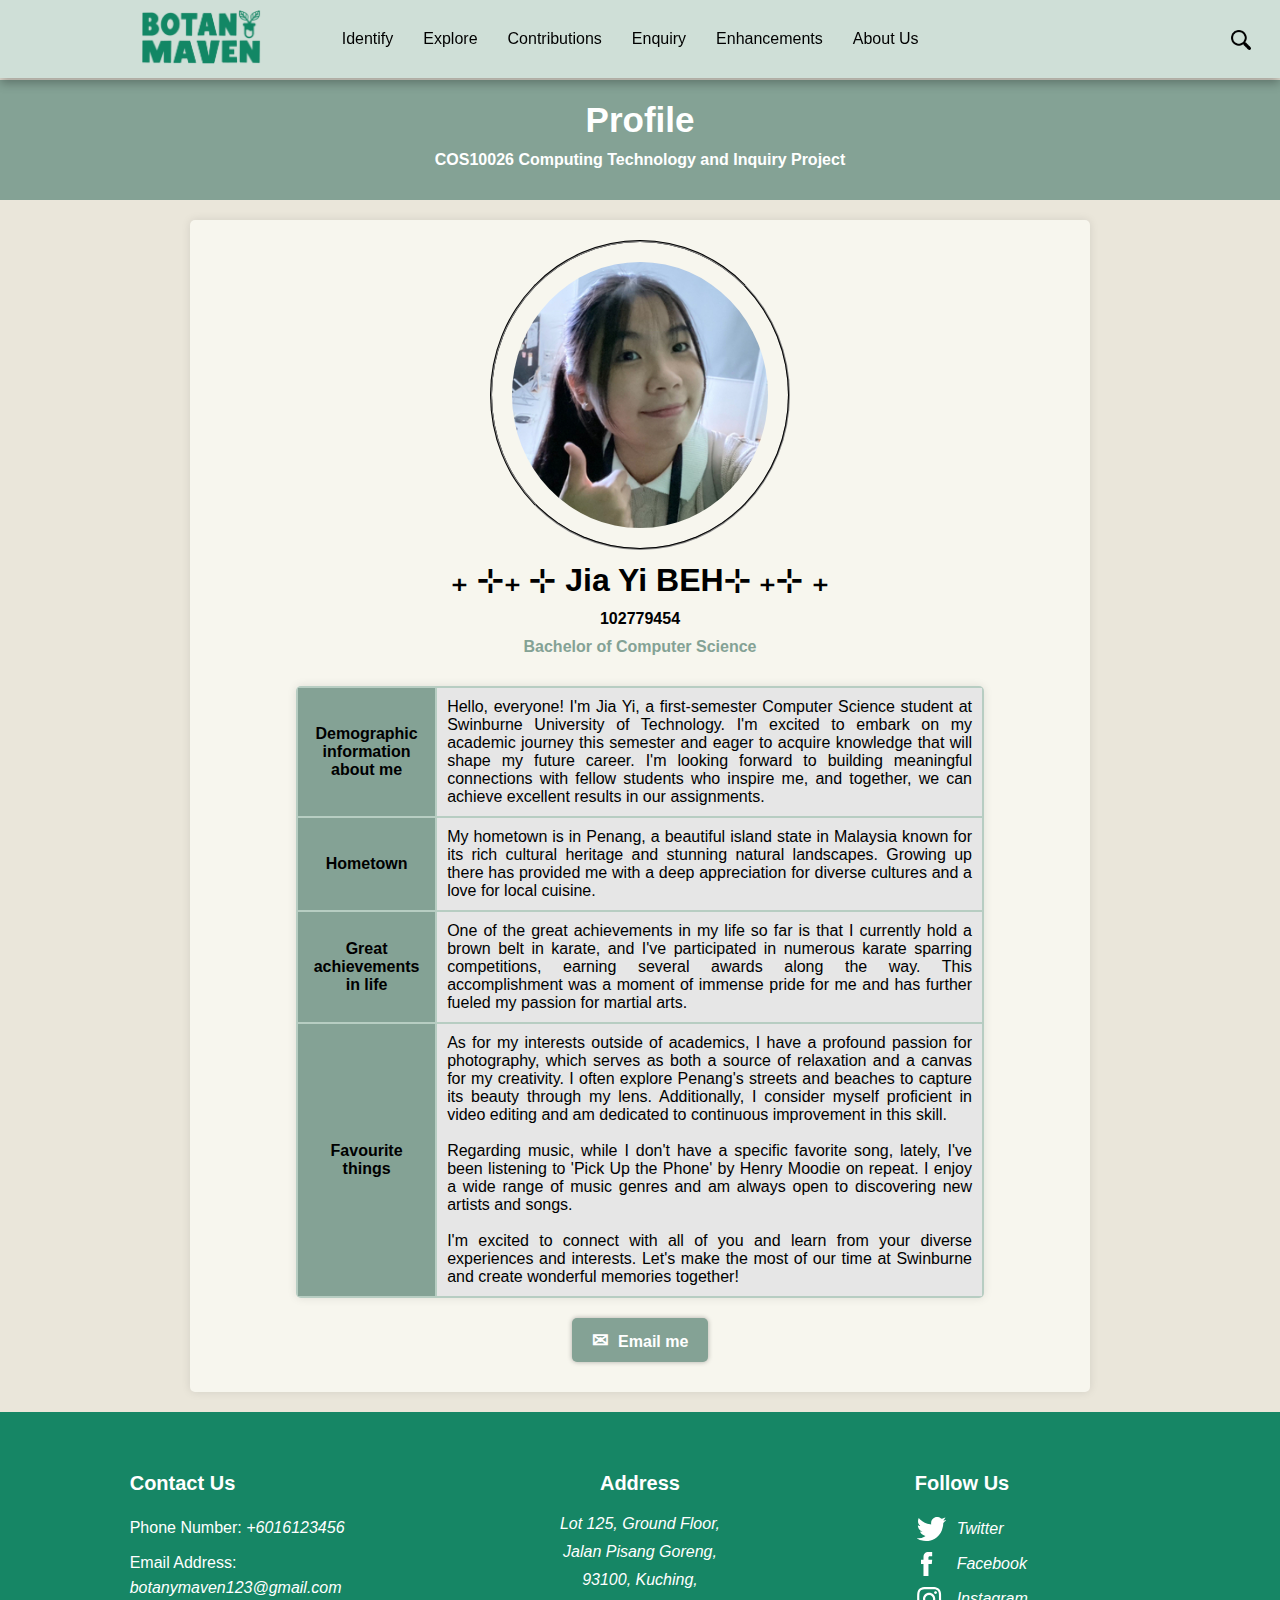
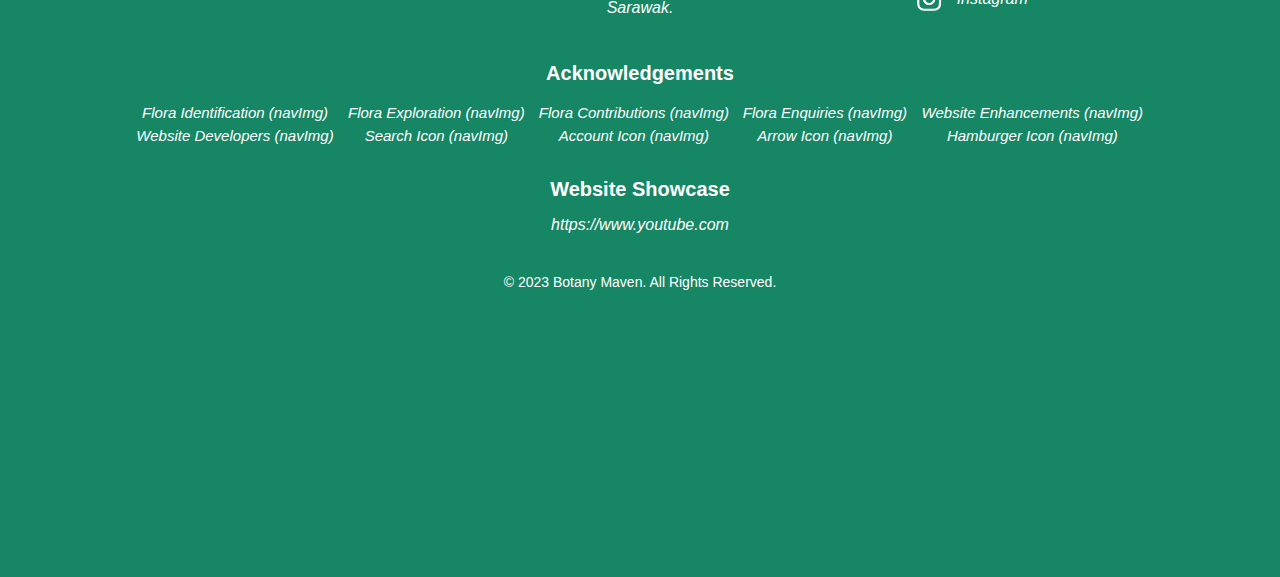
<file: profile4.html>
<!DOCTYPE html>
<html lang="en">
<head>
    <title>Jia Yi's Profile</title>
    <meta charset="utf-8">
    <meta name="author" content="Lab Group 2-B: Beh Jia Yi">
    <meta name="description" content="Profile Page about Beh Jia Yi">
    <meta name="keywords" content="Profile, Beh Jia Yi">
    <meta name="viewport" content="width=device-width, initial-scale=1.0">
    <link rel="stylesheet" type="text/css" href="style/style.css">
    <link rel="icon" href="photos/homepage/favicon.png" type="image/png"> <!-- Define website favicon -->
</head>
<body id="jiayi_bg1">
    <header>
        <input type="checkbox" name="hamburger_menu" id="sidebar_menu">
        <label for="sidebar_menu"><img src="photos/homepage/hamburger_menu.png" alt="Hamburger menu icon"></label>
        <!-- checkbox used for hamburger menu toggles (control the visibility of the sidebar menu) -->
        <a href="index.html" id="logo"><img src="photos/homepage/logo.png" alt="Website logo"></a>
        <nav>
            <div class="navbar">
                <a class="navbarBtn" href="identify.html">Identify</a>
                <div class="navRow">
                    <!-- Dropdown menu content arrangements -->
                    <div class="navCol column1">
                        <h2>Flora<br>Identification</h2>
                    </div>
                    <div class="navCol column2">
                        <ul>
                            <li>Upload photo</li>
                            <li>Identify plant types</li>
                            <li>Scientific & common names</li>
                            <li>Plant care tips</li>
                            <li>Appropriate environment</li>
                            <li>Main plant locations</li>
                        </ul>
                    </div>
                    <div class="navCol column3 colImg1">
                    </div><!-- Background image in style.css for each dropdown option -->
                </div>
            </div>
            <div class="navbar">
                <a class="navbarBtn" href="families.html">Explore</a>
                <div class="navRow">
                    <div class="navCol column1">
                        <h2>Flora<br>Exporation</h2>
                    </div>
                    <div class="navCol column2">
                        <ul>
                            <li>Explore the plant by navigating through three areas for more information: </li>
                            <li><a href="families.html">Families</a></li>
                            <li><a href="genera.html">Genera</a></li>
                            <li><a href="species.html">Species</a></li>
                        </ul>
                    </div>
                    <div class="navCol column3 colImg2">
                    </div>
                </div>
            </div>
            <div class="navbar">
                <a class="navbarBtn" href="contributor.html">Contributions</a>
                <div class="navRow">
                    <div class="navCol column1">
                        <h2>Flora<br>Contributions</h2>
                    </div>
                    <div class="navCol column2">
                        <ul>
                            <li>Card display of plants</li>
                            <li>User-uploaded photos</li>
                            <li>Name of the plants</li>
                            <li>Name of the contributors</li>
                            <li>User comments</li>
                        </ul>
                    </div>
                    <div class="navCol column3 colImg3">
                    </div>
                </div>
            </div>
            <div class="navbar">
                <a class="navbarBtn" href="enquiry.html">Enquiry</a>
                <div class="navRow">
                    <div class="navCol column1">
                        <h2>Flora<br>Enquiries</h2>
                    </div>
                    <div class="navCol column2">
                        <ul>
                            <li>User details</li>
                            <li>Make inquiries about plants based on seven families:</li>
                            <li>~ Dipterocarpaceae&nbsp;&nbsp;&nbsp; ~ Lauraceae</li>
                            <li>~ Burseraceae&nbsp;&nbsp;&nbsp;&nbsp;&nbsp;&nbsp;&nbsp;&nbsp;&nbsp;&nbsp;&nbsp; ~ Myristicaceae</li>
                            <li>~ Chrysobalanaceae&nbsp;&nbsp; ~ Meliaceae </li>
                            <li>~ Ebenaceae</li>
                        </ul>
                    </div>
                    <div class="navCol column3 colImg4">
                    </div>
                </div>
            </div>
            <div class="navbar">
                <a class="navbarBtn" href="enhancement1.html">Enhancements</a>
                <div class="navRow">
                    <div class="navCol column1">
                        <h2>Website<br>Enhancements</h2>
                    </div>
                    <div class="navCol column2">
                        <ul>
                            <li>Sticky Dropdown Navigation + Hamburger</li>
                            <li>Fluid Layout: Mobile & Tablet Adaptation</li>
                            <li>Card Flipping Animation on Mouseover </li>
                            <li>Embedded YouTube video</li>
                            <li>Embedded Google map</li>
                        </ul>
                    </div>
                    <div class="navCol column3 colImg5">
                    </div>
                </div>
            </div>
            <div class="navbar">
                <a class="navbarBtn" href="#">About Us</a>
                <div class="navRow">
                    <div class="navCol column1">
                        <h2>Website<br>Developers</h2>
                    </div>
                    <div class="navCol column2">
                        <ul>
                            <li>Meet our software developers:</li>
                            <li><a href="profile1.html">Deron Foo</a></li>
                            <li><a href="profile2.html">Esther Chai</a></li>
                            <li><a href="profile3.html">Liew Mei Qi</a></li>
                            <li><a href="profile4.html">Beh Jia Yi</a></li>
                            <li><a href="profile5.html">Lai Jun Hong</a></li>
                        </ul>
                    </div>
                    <div class="navCol column3 colImg6">
                    </div>
                </div>
            </div>
            <a href="" class="icon"><img src="photos/homepage/search.png" alt="Search icon"></a>
            <!-- search icon obtained from https://www.flaticon.com/free-icon/magnifying-glass_49116?term=search&page=1&position=16&origin=tag&related_id=49116 -->
            <a href="" class="icon"><img src="photos/homepage/user.png" alt="User account icon"></a>
            <!-- account icon obtained from https://www.flaticon.com/free-icon/user_1077114?term=account&page=1&position=3&origin=search&related_id=1077114 -->
        </nav>
        <div id="hamburgerNav">
        <!-- Hamburger navigational menu that will only show up when clicked on under minimized screen/mobile view -->
            <ul>
                <li><a href="identify.html">Flora Identification<img src="photos/homepage/right-arrow.png" alt="Right arrow"></a></li>
                <li><a href="families.html">Explore - Families<img src="photos/homepage/right-arrow.png" alt="Right arrow"></a></li>
                <li><a href="genera.html">Explore - Genera<img src="photos/homepage/right-arrow.png" alt="Right arrow"></a></li>
                <li><a href="species.html">Explore - Species<img src="photos/homepage/right-arrow.png" alt="Right arrow"></a></li>
                <li><a href="contributor.html">Flora Contributions<img src="photos/homepage/right-arrow.png" alt="Right arrow"></a></li>
                <li><a href="enquiry.html">Flora Enquiries<img src="photos/homepage/right-arrow.png" alt="Right arrow"></a></li>
                <li><a href="enhancement1.html">Website Enhancements<img src="photos/homepage/right-arrow.png" alt="Right arrow"></a></li>
                <li><a href="profile1.html">Dev - Deron Foo<img src="photos/homepage/right-arrow.png" alt="Right arrow"></a></li>
                <li><a href="profile2.html">Dev - Esther Chai<img src="photos/homepage/right-arrow.png" alt="Right arrow"></a></li>
                <li><a href="profile3.html">Dev - Liew Mei Qi<img src="photos/homepage/right-arrow.png" alt="Right arrow"></a></li>
                <li><a href="profile4.html">Dev - Beh Jia Yi<img src="photos/homepage/right-arrow.png" alt="Right arrow"></a></li>
                <li><a href="profile5.html">Dev - Lai Jun Hong<img src="photos/homepage/right-arrow.png" alt="Right arrow"></a></li>
                <!-- arrow icon obtained from https://www.flaticon.com/free-icon/right-arrow_271228?term=arrow&page=1&position=1&origin=tag&related_id=271228 -->
            </ul>
        </div>
    </header>
    <section class="profile_header" id="header_jy">
        <h1>Profile</h1>
        <p>COS10026 Computing Technology and Inquiry Project</p>
    </section>
    <div class="profile_container" id="jiayi_bg2">
        <p><img src="photos/profile/jiayi.jpg" alt="Profile Picture" class="profile"></p>
        <p class="profile_name">₊ ⊹₊ ⊹ Jia Yi BEH⊹ ₊⊹ ₊</p>
        <p>102779454</p>
        <p id="course_jy">Bachelor of Computer Science</p>
        <table id="table_jy">
            <tr>
                <th>Demographic information about me</th>
                <td>Hello, everyone! I'm Jia Yi, a first-semester Computer Science student at Swinburne University of Technology. I'm excited to embark on my academic journey this semester and eager to acquire knowledge that will shape my future career. I'm looking forward to building meaningful connections with fellow students who inspire me, and together, we can achieve excellent results in our assignments.</td>
            </tr>
            <tr>
                <th>Hometown </th>
                <td>My hometown is in Penang, a beautiful island state in Malaysia known for its rich cultural heritage and stunning natural landscapes. Growing up there has provided me with a deep appreciation for diverse cultures and a love for local cuisine.</td>
            </tr>
            <tr>
                <th>Great achievements in life</th>
                <td>One of the great achievements in my life so far is that I currently hold a brown belt in karate, and I've participated in numerous karate sparring competitions, earning several awards along the way. This accomplishment was a moment of immense pride for me and has further fueled my passion for martial arts.</td>
            </tr>   
            <tr>
                <th>Favourite things </th>
                <td>As for my interests outside of academics, I have a profound passion for photography, which serves as both a source of relaxation and a canvas for my creativity. I often explore Penang's streets and beaches to capture its beauty through my lens. Additionally, I consider myself proficient in video editing and am dedicated to continuous improvement in this skill.<br><br>
                Regarding music, while I don't have a specific favorite song, lately, I've been listening to 'Pick Up the Phone' by Henry Moodie on repeat. I enjoy a wide range of music genres and am always open to discovering new artists and songs.<br><br>
                I'm excited to connect with all of you and learn from your diverse experiences and interests. Let's make the most of our time at Swinburne and create wonderful memories together!</td>
            </tr>
        </table>
        <p>
            <a class="email_button" id="btn_jy" href="mailto:102779454@students.swinburne.edu.my"><span>&#9993;</span> Email me</a>
        </p>
    </div>
    <footer>
        <div class="footer_container">
            <section class="footer_section1">
                <h3>Contact Us</h3>
                <p>Phone Number:<a href="tel:6016123456"><em> +6016123456</em></a></p>
                <p>Email Address:<a href="mailto:botanymaven123@gmail.com"><em> botanymaven123@gmail.com</em></a></p>
            </section>
            <section class="footer_section2">
                <h3>Address</h3>
                <p><em>Lot 125, Ground Floor,</em></p>
                <p><em>Jalan Pisang Goreng,</em></p>
                <p><em>93100, Kuching,</em></p>  
                <p><em>Sarawak.</em></p>  
            </section>
            <section>
                <h3>Follow Us</h3>
                <table>
                    <tr>
                        <td><svg class="footer_icon" width="29" height="24">
                            <path d="m14.102 6.384.062 1.038-1.05-.127C9.297 6.808 5.96 5.155 3.128 2.38L1.742 1.003 1.385 2.02c-.755 2.267-.273 4.66 1.3 6.27.84.89.652 1.018-.796.488-.505-.17-.946-.296-.988-.233-.147.15.357 2.076.756 2.84.545 1.058 1.658 2.096 2.875 2.71l1.028.488-1.216.02c-1.175 0-1.217.022-1.09.467.418 1.377 2.076 2.84 3.923 3.475l1.3.444-1.132.677a11.815 11.815 0 0 1-5.624 1.568c-.944.02-1.72.106-1.72.17 0 .21 2.56 1.398 4.05 1.864 4.47 1.376 9.78.783 13.766-1.57 2.833-1.672 5.666-5 6.988-8.22.713-1.715 1.426-4.85 1.426-6.354 0-.975.063-1.102 1.24-2.267.69-.68 1.342-1.42 1.467-1.632.21-.403.19-.403-.88-.043-1.785.636-2.036.55-1.155-.402.65-.678 1.427-1.907 1.427-2.267 0-.063-.316.042-.673.233-.377.21-1.217.53-1.846.72l-1.132.36-1.03-.7c-.565-.38-1.363-.805-1.782-.932-1.07-.296-2.707-.254-3.673.085-2.623.953-4.28 3.41-4.09 6.1z" fill="#FFFFFF"></path>
                        </svg></td>
                        <td>&nbsp; <a href="">Twitter</a></td>
                    </tr>
                    <tr>
                        <td>&nbsp;<svg class="footer_icon" width="12" height="24">
                            <path d="M7.446 24V12h3.313l.438-4.137H7.446l.006-2.07c0-1.08.103-1.657 1.652-1.657h2.07V0H7.863c-3.98 0-5.38 2.006-5.38 5.38v2.483H0V12h2.48v12h4.966z" fill="#FFFFFF"></path>
                        </svg></td>
                        <td>&nbsp; <a href="">Facebook</a></td>
                    </tr>
                    <tr>
                        <td><svg class="footer_icon" width="26" height="24">
                            <path d="M12.138 15.92c-2.206 0-3.994-1.776-3.994-3.967 0-2.19 1.788-3.967 3.994-3.967 2.205 0 3.993 1.776 3.993 3.967 0 2.19-1.787 3.967-3.992 3.967m0-10.078c-3.398 0-6.153 2.736-6.153 6.11 0 3.376 2.755 6.112 6.153 6.112 3.397 0 6.152-2.736 6.152-6.11 0-3.376-2.755-6.112-6.152-6.112" fill="#FFFFFF"></path>
                            <path d="M21.89 16.762c-.053 1.16-.25 1.79-.413 2.21a3.684 3.684 0 0 1-.896 1.368 3.682 3.682 0 0 1-1.376.89c-.423.163-1.057.357-2.225.41-1.264.057-1.643.07-4.842.07-3.2 0-3.58-.013-4.842-.07-1.168-.053-1.802-.247-2.225-.41a3.714 3.714 0 0 1-1.376-.89 3.686 3.686 0 0 1-.896-1.368c-.164-.42-.36-1.05-.413-2.21-.058-1.255-.07-1.63-.07-4.81 0-3.177.012-3.553.07-4.808.053-1.16.25-1.79.413-2.21.217-.555.477-.952.896-1.368.42-.417.818-.675 1.377-.89.424-.163 1.058-.357 2.226-.41 1.264-.057 1.642-.07 4.842-.07l4.84.07c1.17.056 1.803.247 2.226.41.56.215.958.473 1.377.89.42.416.68.813.897 1.368.164.42.36 1.05.413 2.21.058 1.255.07 1.63.07 4.81 0 3.177-.012 3.553-.07 4.808m2.156-9.716c-.058-1.266-.26-2.13-.556-2.888a5.83 5.83 0 0 0-1.382-2.108A5.876 5.876 0 0 0 19.986.677c-.763-.294-1.633-.495-2.91-.553C15.8.066 15.392.052 12.14.052c-3.254 0-3.662.014-4.94.072-1.276.058-2.146.26-2.908.553A5.877 5.877 0 0 0 2.167 2.05 5.83 5.83 0 0 0 .785 4.158C.49 4.915.287 5.78.23 7.046.17 8.316.155 8.72.155 11.953S.17 15.59.23 16.86c.057 1.266.26 2.13.555 2.888a5.83 5.83 0 0 0 1.382 2.108A5.877 5.877 0 0 0 4.29 23.23c.762.293 1.632.494 2.908.552 1.278.058 1.686.072 4.94.072 3.253 0 3.66-.014 4.94-.072 1.275-.058 2.145-.26 2.908-.553a5.876 5.876 0 0 0 2.122-1.374 5.83 5.83 0 0 0 1.382-2.108c.296-.757.498-1.622.556-2.888.06-1.27.073-1.675.073-4.907s-.015-3.637-.074-4.907" fill="#FFFFFF"></path>
                            <path d="M19.97 5.6c0 .79-.643 1.428-1.437 1.428s-1.438-.64-1.438-1.428c0-.788.644-1.428 1.438-1.428.794 0 1.438.64 1.438 1.428" fill="#FFFFFF"></path>
                        </svg></td>
                        <td>&nbsp; <a href="">Instagram</a></td>
                    </tr>
                </table>
            </section>
        </div>
        <div class="acknowledgement">
            <h3>Acknowledgements</h3>
            <table>
                <tr>
                    <td><a href="https://www.freepik.com/free-photo/agronomist-expert-examining-corn-leaf-looking-disease-indicator_11134023.htm?query=botanical%20identification&position=8&from_view=keyword&track=ais#position=8&query=botanical%20identification" target="_blank">Flora Identification (navImg)</a></td>
                    <td><a href="https://www.freepik.com/free-photo/woman-moody-nature-photo-aesthetic-greenhouse_18117343.htm#query=explore%20plants&position=47&from_view=search&track=ais" target="_blank">Flora Exploration (navImg)</a></td>
                    <td><a href="https://www.freepik.com/free-photo/woman-taking-snapshot-her-plant-social-media_17430697.htm#query=plants%20photo%20sharings&position=7&from_view=search&track=ais" target="_blank">Flora Contributions (navImg)</a></td>
                    <td><a href="https://www.freepik.com/free-photo/happily-gardener-man-use-smartphone-laptop-computer-while-online-tutorial-potted-plans-shop_18685208.htm#query=question%20about%20plant&position=37&from_view=search&track=ais" target="_blank">Flora Enquiries (navImg)</a></td>
                    <td><a href="https://www.freepik.com/free-photo/female-florist-using-laptop-with-potted-plants-desk_3180761.htm#query=software%20about%20plants&position=2&from_view=search&track=ais" target="_blank">Website Enhancements (navImg)</a></td>
                </tr>
                <tr>
                    <td><a href="https://www.freepik.com/free-photo/team-coworkers-looking-green-screen-template-laptop-working-with-isolated-mockup-display-business-collaboration-partnership-people-sitting-coworking-office-with-copyspace_44988952.htm#query=green%20software%20teams&position=29&from_view=search&track=ais" target="_blank">Website Developers (navImg)</a></td>
                    <td><a href="https://www.flaticon.com/free-icon/magnifying-glass_49116?term=search&page=1&position=16&origin=tag&related_id=49116" target="_blank">Search Icon (navImg)</a></td>
                    <td><a href="https://www.flaticon.com/free-icon/user_1077114?term=account&page=1&position=3&origin=search&related_id=1077114" target="_blank">Account Icon (navImg)</a></td>
                    <td><a href="https://www.flaticon.com/free-icon/right-arrow_271228?term=arrow&page=1&position=1&origin=tag&related_id=271228" target="_blank">Arrow Icon (navImg)</a></td>
                    <td><a href="https://png.pngitem.com/pimgs/s/160-1604057_menu-free-download-and-svg-menu-icon-hd.png" target="_blank">Hamburger Icon (navImg)</a></td>
                </tr>
            </table>
            <h3>Website Showcase</h3>
            <a href="https://www.youtube.com" target="_blank">https://www.youtube.com</a>
        </div>
        <div class="footer-bottom"><p>&copy; 2023 Botany Maven. All Rights Reserved.</p></div>
    </footer>
</body>
</html>
</file>
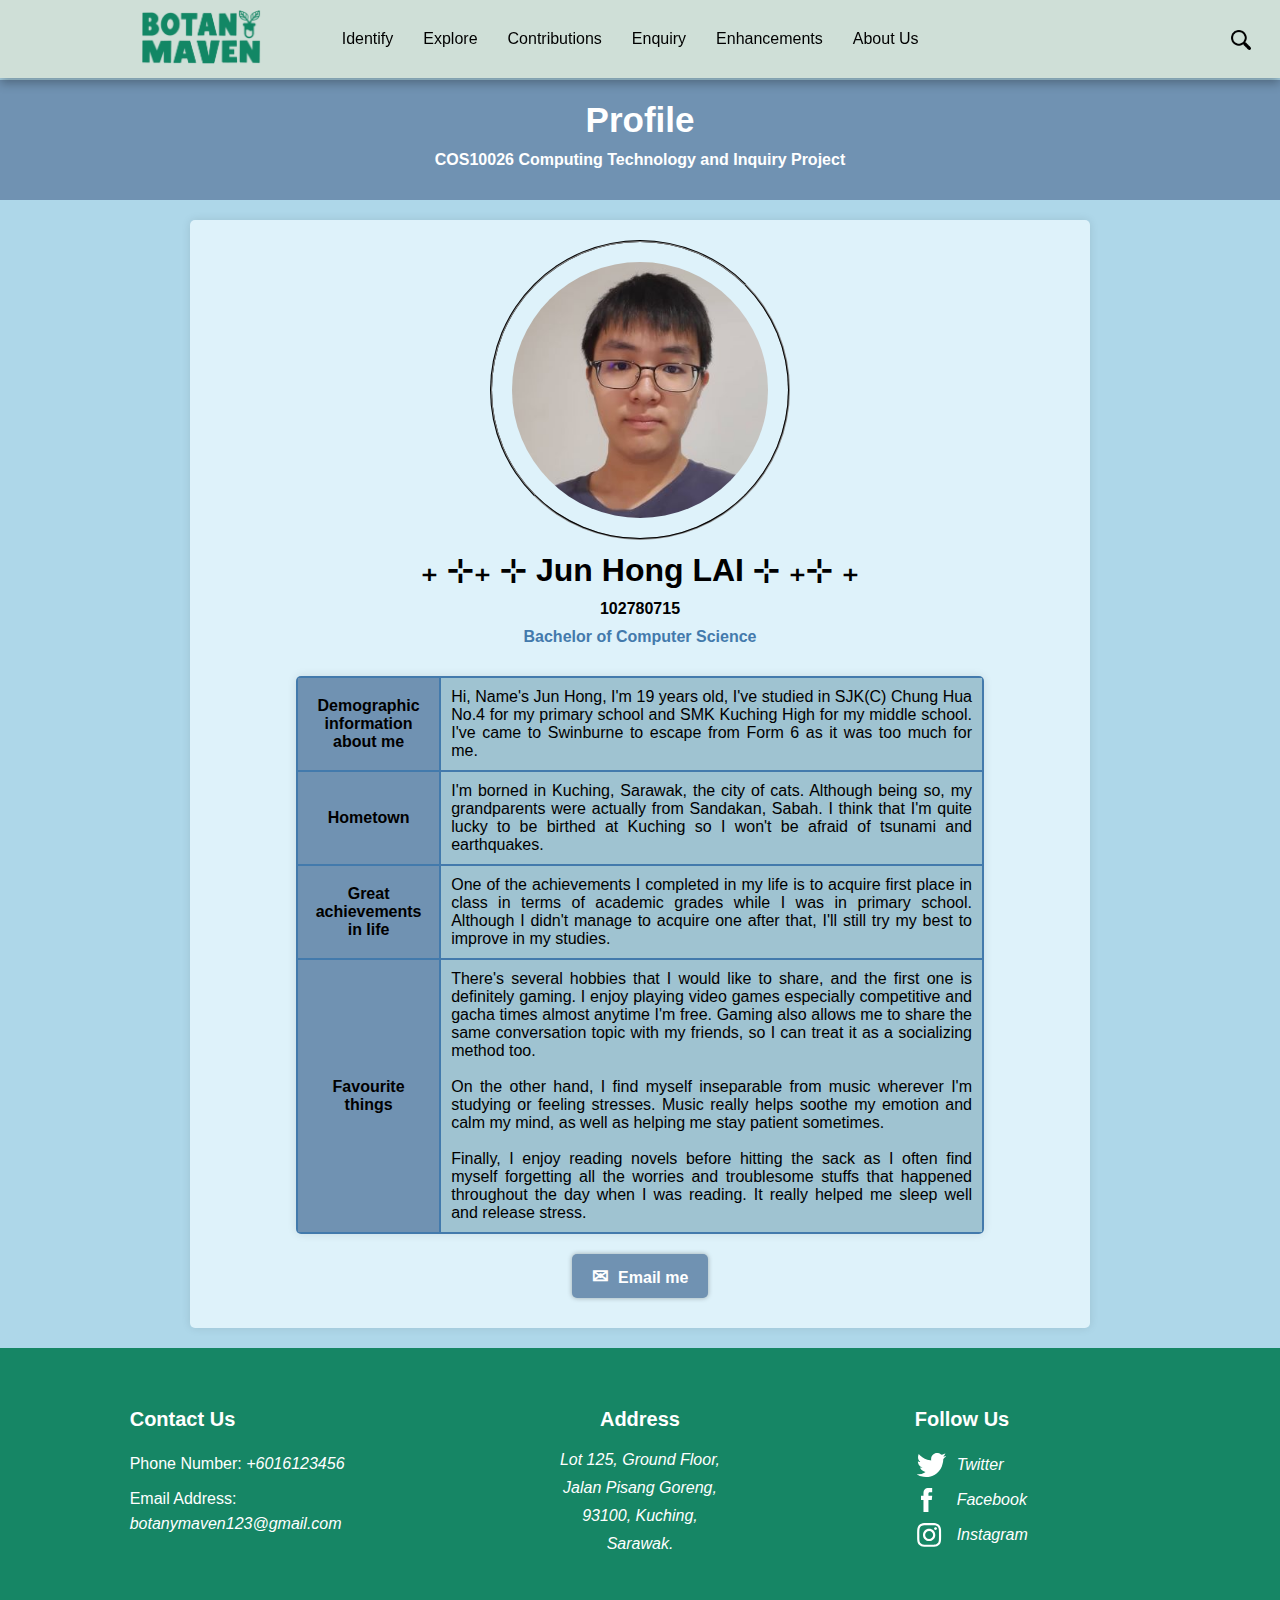
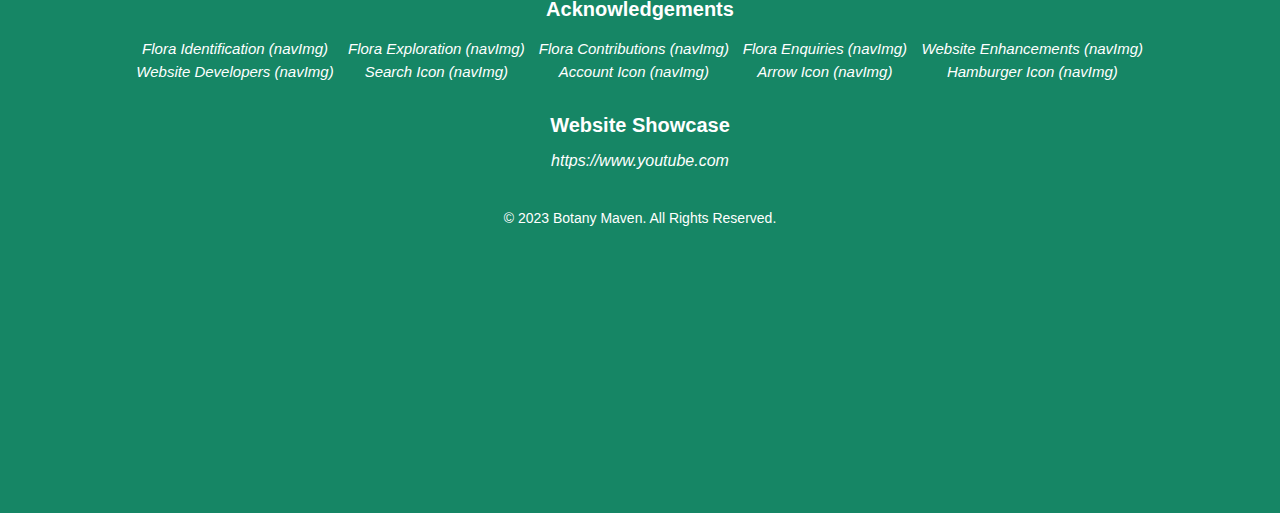
<file: profile5.html>
<!DOCTYPE html>
<html lang="en">
<head>
    <title>Jun Hong's Profile</title>
    <meta charset="utf-8">
    <meta name="author" content="Lab Group 2-B: Lai Jun Hong">
    <meta name="description" content="Profile Page about Lai Jun Hong">
    <meta name="keywords" content="Profile, Lai Jun Hong">
    <meta name="viewport" content="width=device-width, initial-scale=1.0">
    <link rel="stylesheet" type="text/css" href="style/style.css">
    <link rel="icon" href="photos/homepage/favicon.png" type="image/png"> <!-- Define website favicon -->
</head>
<body id="junhong_bg1">
    <header>
        <input type="checkbox" name="hamburger_menu" id="sidebar_menu">
        <label for="sidebar_menu"><img src="photos/homepage/hamburger_menu.png" alt="Hamburger menu icon"></label>
        <!-- checkbox used for hamburger menu toggles (control the visibility of the sidebar menu) -->
        <a href="index.html" id="logo"><img src="photos/homepage/logo.png" alt="Website logo"></a>
        <nav>
            <div class="navbar">
                <a class="navbarBtn" href="identify.html">Identify</a>
                <div class="navRow">
                    <!-- Dropdown menu content arrangements -->
                    <div class="navCol column1">
                        <h2>Flora<br>Identification</h2>
                    </div>
                    <div class="navCol column2">
                        <ul>
                            <li>Upload photo</li>
                            <li>Identify plant types</li>
                            <li>Scientific & common names</li>
                            <li>Plant care tips</li>
                            <li>Appropriate environment</li>
                            <li>Main plant locations</li>
                        </ul>
                    </div>
                    <div class="navCol column3 colImg1">
                    </div><!-- Background image in style.css for each dropdown option -->
                </div>
            </div>
            <div class="navbar">
                <a class="navbarBtn" href="families.html">Explore</a>
                <div class="navRow">
                    <div class="navCol column1">
                        <h2>Flora<br>Exporation</h2>
                    </div>
                    <div class="navCol column2">
                        <ul>
                            <li>Explore the plant by navigating through three areas for more information: </li>
                            <li><a href="families.html">Families</a></li>
                            <li><a href="genera.html">Genera</a></li>
                            <li><a href="species.html">Species</a></li>
                        </ul>
                    </div>
                    <div class="navCol column3 colImg2">
                    </div>
                </div>
            </div>
            <div class="navbar">
                <a class="navbarBtn" href="contributor.html">Contributions</a>
                <div class="navRow">
                    <div class="navCol column1">
                        <h2>Flora<br>Contributions</h2>
                    </div>
                    <div class="navCol column2">
                        <ul>
                            <li>Card display of plants</li>
                            <li>User-uploaded photos</li>
                            <li>Name of the plants</li>
                            <li>Name of the contributors</li>
                            <li>User comments</li>
                        </ul>
                    </div>
                    <div class="navCol column3 colImg3">
                    </div>
                </div>
            </div>
            <div class="navbar">
                <a class="navbarBtn" href="enquiry.html">Enquiry</a>
                <div class="navRow">
                    <div class="navCol column1">
                        <h2>Flora<br>Enquiries</h2>
                    </div>
                    <div class="navCol column2">
                        <ul>
                            <li>User details</li>
                            <li>Make inquiries about plants based on seven families:</li>
                            <li>~ Dipterocarpaceae&nbsp;&nbsp;&nbsp; ~ Lauraceae</li>
                            <li>~ Burseraceae&nbsp;&nbsp;&nbsp;&nbsp;&nbsp;&nbsp;&nbsp;&nbsp;&nbsp;&nbsp;&nbsp; ~ Myristicaceae</li>
                            <li>~ Chrysobalanaceae&nbsp;&nbsp; ~ Meliaceae </li>
                            <li>~ Ebenaceae</li>
                        </ul>
                    </div>
                    <div class="navCol column3 colImg4">
                    </div>
                </div>
            </div>
            <div class="navbar">
                <a class="navbarBtn" href="enhancement1.html">Enhancements</a>
                <div class="navRow">
                    <div class="navCol column1">
                        <h2>Website<br>Enhancements</h2>
                    </div>
                    <div class="navCol column2">
                        <ul>
                            <li>Sticky Dropdown Navigation + Hamburger</li>
                            <li>Fluid Layout: Mobile & Tablet Adaptation</li>
                            <li>Card Flipping Animation on Mouseover </li>
                            <li>Embedded YouTube video</li>
                            <li>Embedded Google map</li>
                        </ul>
                    </div>
                    <div class="navCol column3 colImg5">
                    </div>
                </div>
            </div>
            <div class="navbar">
                <a class="navbarBtn" href="#">About Us</a>
                <div class="navRow">
                    <div class="navCol column1">
                        <h2>Website<br>Developers</h2>
                    </div>
                    <div class="navCol column2">
                        <ul>
                            <li>Meet our software developers:</li>
                            <li><a href="profile1.html">Deron Foo</a></li>
                            <li><a href="profile2.html">Esther Chai</a></li>
                            <li><a href="profile3.html">Liew Mei Qi</a></li>
                            <li><a href="profile4.html">Beh Jia Yi</a></li>
                            <li><a href="profile5.html">Lai Jun Hong</a></li>
                        </ul>
                    </div>
                    <div class="navCol column3 colImg6">
                    </div>
                </div>
            </div>
            <a href="" class="icon"><img src="photos/homepage/search.png" alt="Search icon"></a>
            <!-- search icon obtained from https://www.flaticon.com/free-icon/magnifying-glass_49116?term=search&page=1&position=16&origin=tag&related_id=49116 -->
            <a href="" class="icon"><img src="photos/homepage/user.png" alt="User account icon"></a>
            <!-- account icon obtained from https://www.flaticon.com/free-icon/user_1077114?term=account&page=1&position=3&origin=search&related_id=1077114 -->
        </nav>
        <div id="hamburgerNav">
        <!-- Hamburger navigational menu that will only show up when clicked on under minimized screen/mobile view -->
            <ul>
                <li><a href="identify.html">Flora Identification<img src="photos/homepage/right-arrow.png" alt="Right arrow"></a></li>
                <li><a href="families.html">Explore - Families<img src="photos/homepage/right-arrow.png" alt="Right arrow"></a></li>
                <li><a href="genera.html">Explore - Genera<img src="photos/homepage/right-arrow.png" alt="Right arrow"></a></li>
                <li><a href="species.html">Explore - Species<img src="photos/homepage/right-arrow.png" alt="Right arrow"></a></li>
                <li><a href="contributor.html">Flora Contributions<img src="photos/homepage/right-arrow.png" alt="Right arrow"></a></li>
                <li><a href="enquiry.html">Flora Enquiries<img src="photos/homepage/right-arrow.png" alt="Right arrow"></a></li>
                <li><a href="enhancement1.html">Website Enhancements<img src="photos/homepage/right-arrow.png" alt="Right arrow"></a></li>
                <li><a href="profile1.html">Dev - Deron Foo<img src="photos/homepage/right-arrow.png" alt="Right arrow"></a></li>
                <li><a href="profile2.html">Dev - Esther Chai<img src="photos/homepage/right-arrow.png" alt="Right arrow"></a></li>
                <li><a href="profile3.html">Dev - Liew Mei Qi<img src="photos/homepage/right-arrow.png" alt="Right arrow"></a></li>
                <li><a href="profile4.html">Dev - Beh Jia Yi<img src="photos/homepage/right-arrow.png" alt="Right arrow"></a></li>
                <li><a href="profile5.html">Dev - Lai Jun Hong<img src="photos/homepage/right-arrow.png" alt="Right arrow"></a></li>
                <!-- arrow icon obtained from https://www.flaticon.com/free-icon/right-arrow_271228?term=arrow&page=1&position=1&origin=tag&related_id=271228 -->
            </ul>
        </div>
    </header>
    <section class="profile_header" id="header_jh">
        <h1>Profile</h1>
        <p>COS10026 Computing Technology and Inquiry Project</p>
    </section>
    <div class="profile_container" id="junhong_bg2">
        <p><img src="photos/profile/junhong.jpg" alt="Profile Picture" class="profile"></p>
        <p class="profile_name">₊ ⊹₊ ⊹ Jun Hong LAI ⊹ ₊⊹ ₊</p>
        <p>102780715</p>
        <p id="course_jh">Bachelor of Computer Science</p>
        <table id="table_jh">
            <tr>
                <th>Demographic information about me</th>
                <td>Hi, Name's Jun Hong, I'm 19 years old, I've studied in SJK(C) Chung Hua No.4 for my primary school and SMK Kuching High for my middle school. I've came to Swinburne to escape from Form 6 as it was too much for me.</td>
            </tr>
            <tr>
                <th>Hometown </th>
                <td>I'm borned in Kuching, Sarawak, the city of cats. Although being so, my grandparents were actually from Sandakan, Sabah. I think that I'm quite lucky to be birthed at Kuching so I won't be afraid of tsunami and earthquakes.</td>
            </tr>
            <tr>
                <th>Great achievements in life</th>
                <td>One of the achievements I completed in my life is to acquire first place in class in terms of academic grades while I was in primary school. Although I didn't manage to acquire one after that, I'll still try my best to improve in my studies.</td>
            </tr>
            <tr>
                <th>Favourite things </th>
                <td>There's several hobbies that I would like to share, and the first one is definitely gaming. I enjoy playing video games especially competitive and gacha times almost anytime I'm free. Gaming also allows me to share the same conversation topic with my friends, so I can treat it as a socializing method too.<br><br>
                On the other hand, I find myself inseparable from music wherever I'm studying or feeling stresses. Music really helps soothe my emotion and calm my mind, as well as helping me stay patient sometimes.<br><br>
                Finally, I enjoy reading novels before hitting the sack as I often find myself forgetting all the worries and troublesome stuffs that happened throughout the day when I was reading. It really helped me sleep well and release stress.</td>
            </tr>
        </table>
        <p>
            <a class="email_button" id="btn_jh" href="mailto:102780715@students.swinburne.edu.my"><span>&#9993;</span> Email me</a>
        </p>
    </div>
    <footer>
        <div class="footer_container">
            <section class="footer_section1">
                <h3>Contact Us</h3>
                <p>Phone Number:<a href="tel:6016123456"><em> +6016123456</em></a></p>
                <p>Email Address:<a href="mailto:botanymaven123@gmail.com"><em> botanymaven123@gmail.com</em></a></p>
            </section>
            <section class="footer_section2">
                <h3>Address</h3>
                <p><em>Lot 125, Ground Floor,</em></p>
                <p><em>Jalan Pisang Goreng,</em></p>
                <p><em>93100, Kuching,</em></p>  
                <p><em>Sarawak.</em></p>  
            </section>
            <section>
                <h3>Follow Us</h3>
                <table>
                    <tr>
                        <td><svg class="footer_icon" width="29" height="24">
                            <path d="m14.102 6.384.062 1.038-1.05-.127C9.297 6.808 5.96 5.155 3.128 2.38L1.742 1.003 1.385 2.02c-.755 2.267-.273 4.66 1.3 6.27.84.89.652 1.018-.796.488-.505-.17-.946-.296-.988-.233-.147.15.357 2.076.756 2.84.545 1.058 1.658 2.096 2.875 2.71l1.028.488-1.216.02c-1.175 0-1.217.022-1.09.467.418 1.377 2.076 2.84 3.923 3.475l1.3.444-1.132.677a11.815 11.815 0 0 1-5.624 1.568c-.944.02-1.72.106-1.72.17 0 .21 2.56 1.398 4.05 1.864 4.47 1.376 9.78.783 13.766-1.57 2.833-1.672 5.666-5 6.988-8.22.713-1.715 1.426-4.85 1.426-6.354 0-.975.063-1.102 1.24-2.267.69-.68 1.342-1.42 1.467-1.632.21-.403.19-.403-.88-.043-1.785.636-2.036.55-1.155-.402.65-.678 1.427-1.907 1.427-2.267 0-.063-.316.042-.673.233-.377.21-1.217.53-1.846.72l-1.132.36-1.03-.7c-.565-.38-1.363-.805-1.782-.932-1.07-.296-2.707-.254-3.673.085-2.623.953-4.28 3.41-4.09 6.1z" fill="#FFFFFF"></path>
                        </svg></td>
                        <td>&nbsp; <a href="">Twitter</a></td>
                    </tr>
                    <tr>
                        <td>&nbsp;<svg class="footer_icon" width="12" height="24">
                            <path d="M7.446 24V12h3.313l.438-4.137H7.446l.006-2.07c0-1.08.103-1.657 1.652-1.657h2.07V0H7.863c-3.98 0-5.38 2.006-5.38 5.38v2.483H0V12h2.48v12h4.966z" fill="#FFFFFF"></path>
                        </svg></td>
                        <td>&nbsp; <a href="">Facebook</a></td>
                    </tr>
                    <tr>
                        <td><svg class="footer_icon" width="26" height="24">
                            <path d="M12.138 15.92c-2.206 0-3.994-1.776-3.994-3.967 0-2.19 1.788-3.967 3.994-3.967 2.205 0 3.993 1.776 3.993 3.967 0 2.19-1.787 3.967-3.992 3.967m0-10.078c-3.398 0-6.153 2.736-6.153 6.11 0 3.376 2.755 6.112 6.153 6.112 3.397 0 6.152-2.736 6.152-6.11 0-3.376-2.755-6.112-6.152-6.112" fill="#FFFFFF"></path>
                            <path d="M21.89 16.762c-.053 1.16-.25 1.79-.413 2.21a3.684 3.684 0 0 1-.896 1.368 3.682 3.682 0 0 1-1.376.89c-.423.163-1.057.357-2.225.41-1.264.057-1.643.07-4.842.07-3.2 0-3.58-.013-4.842-.07-1.168-.053-1.802-.247-2.225-.41a3.714 3.714 0 0 1-1.376-.89 3.686 3.686 0 0 1-.896-1.368c-.164-.42-.36-1.05-.413-2.21-.058-1.255-.07-1.63-.07-4.81 0-3.177.012-3.553.07-4.808.053-1.16.25-1.79.413-2.21.217-.555.477-.952.896-1.368.42-.417.818-.675 1.377-.89.424-.163 1.058-.357 2.226-.41 1.264-.057 1.642-.07 4.842-.07l4.84.07c1.17.056 1.803.247 2.226.41.56.215.958.473 1.377.89.42.416.68.813.897 1.368.164.42.36 1.05.413 2.21.058 1.255.07 1.63.07 4.81 0 3.177-.012 3.553-.07 4.808m2.156-9.716c-.058-1.266-.26-2.13-.556-2.888a5.83 5.83 0 0 0-1.382-2.108A5.876 5.876 0 0 0 19.986.677c-.763-.294-1.633-.495-2.91-.553C15.8.066 15.392.052 12.14.052c-3.254 0-3.662.014-4.94.072-1.276.058-2.146.26-2.908.553A5.877 5.877 0 0 0 2.167 2.05 5.83 5.83 0 0 0 .785 4.158C.49 4.915.287 5.78.23 7.046.17 8.316.155 8.72.155 11.953S.17 15.59.23 16.86c.057 1.266.26 2.13.555 2.888a5.83 5.83 0 0 0 1.382 2.108A5.877 5.877 0 0 0 4.29 23.23c.762.293 1.632.494 2.908.552 1.278.058 1.686.072 4.94.072 3.253 0 3.66-.014 4.94-.072 1.275-.058 2.145-.26 2.908-.553a5.876 5.876 0 0 0 2.122-1.374 5.83 5.83 0 0 0 1.382-2.108c.296-.757.498-1.622.556-2.888.06-1.27.073-1.675.073-4.907s-.015-3.637-.074-4.907" fill="#FFFFFF"></path>
                            <path d="M19.97 5.6c0 .79-.643 1.428-1.437 1.428s-1.438-.64-1.438-1.428c0-.788.644-1.428 1.438-1.428.794 0 1.438.64 1.438 1.428" fill="#FFFFFF"></path>
                        </svg></td>
                        <td>&nbsp; <a href="">Instagram</a></td>
                    </tr>
                </table>
            </section>
        </div>
        <div class="acknowledgement">
            <h3>Acknowledgements</h3>
            <table>
                <tr>
                    <td><a href="https://www.freepik.com/free-photo/agronomist-expert-examining-corn-leaf-looking-disease-indicator_11134023.htm?query=botanical%20identification&position=8&from_view=keyword&track=ais#position=8&query=botanical%20identification" target="_blank">Flora Identification (navImg)</a></td>
                    <td><a href="https://www.freepik.com/free-photo/woman-moody-nature-photo-aesthetic-greenhouse_18117343.htm#query=explore%20plants&position=47&from_view=search&track=ais" target="_blank">Flora Exploration (navImg)</a></td>
                    <td><a href="https://www.freepik.com/free-photo/woman-taking-snapshot-her-plant-social-media_17430697.htm#query=plants%20photo%20sharings&position=7&from_view=search&track=ais" target="_blank">Flora Contributions (navImg)</a></td>
                    <td><a href="https://www.freepik.com/free-photo/happily-gardener-man-use-smartphone-laptop-computer-while-online-tutorial-potted-plans-shop_18685208.htm#query=question%20about%20plant&position=37&from_view=search&track=ais" target="_blank">Flora Enquiries (navImg)</a></td>
                    <td><a href="https://www.freepik.com/free-photo/female-florist-using-laptop-with-potted-plants-desk_3180761.htm#query=software%20about%20plants&position=2&from_view=search&track=ais" target="_blank">Website Enhancements (navImg)</a></td>
                </tr>
                <tr>
                    <td><a href="https://www.freepik.com/free-photo/team-coworkers-looking-green-screen-template-laptop-working-with-isolated-mockup-display-business-collaboration-partnership-people-sitting-coworking-office-with-copyspace_44988952.htm#query=green%20software%20teams&position=29&from_view=search&track=ais" target="_blank">Website Developers (navImg)</a></td>
                    <td><a href="https://www.flaticon.com/free-icon/magnifying-glass_49116?term=search&page=1&position=16&origin=tag&related_id=49116" target="_blank">Search Icon (navImg)</a></td>
                    <td><a href="https://www.flaticon.com/free-icon/user_1077114?term=account&page=1&position=3&origin=search&related_id=1077114" target="_blank">Account Icon (navImg)</a></td>
                    <td><a href="https://www.flaticon.com/free-icon/right-arrow_271228?term=arrow&page=1&position=1&origin=tag&related_id=271228" target="_blank">Arrow Icon (navImg)</a></td>
                    <td><a href="https://png.pngitem.com/pimgs/s/160-1604057_menu-free-download-and-svg-menu-icon-hd.png" target="_blank">Hamburger Icon (navImg)</a></td>
                </tr>
            </table>
            <h3>Website Showcase</h3>
            <a href="https://www.youtube.com" target="_blank">https://www.youtube.com</a>
        </div>
        <div class="footer-bottom"><p>&copy; 2023 Botany Maven. All Rights Reserved.</p></div>
    </footer>
</body>
</html>
</file>
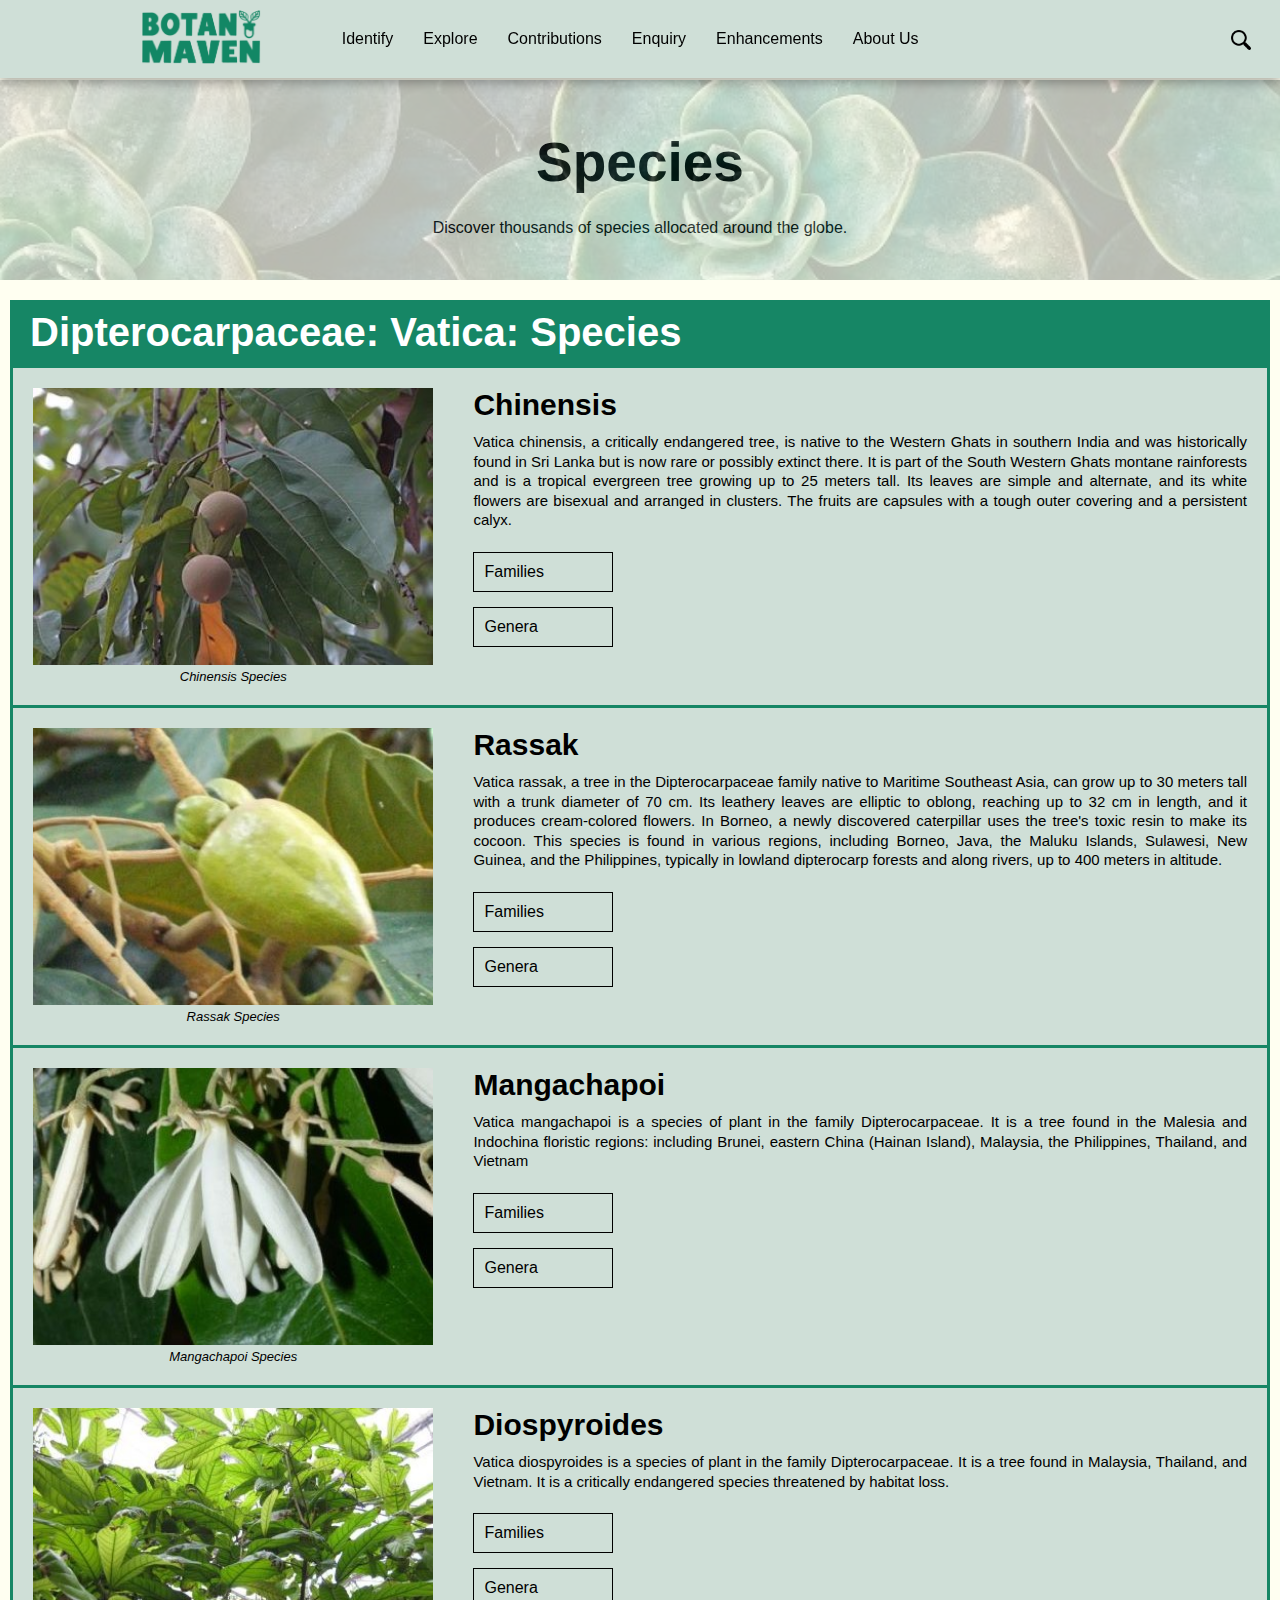
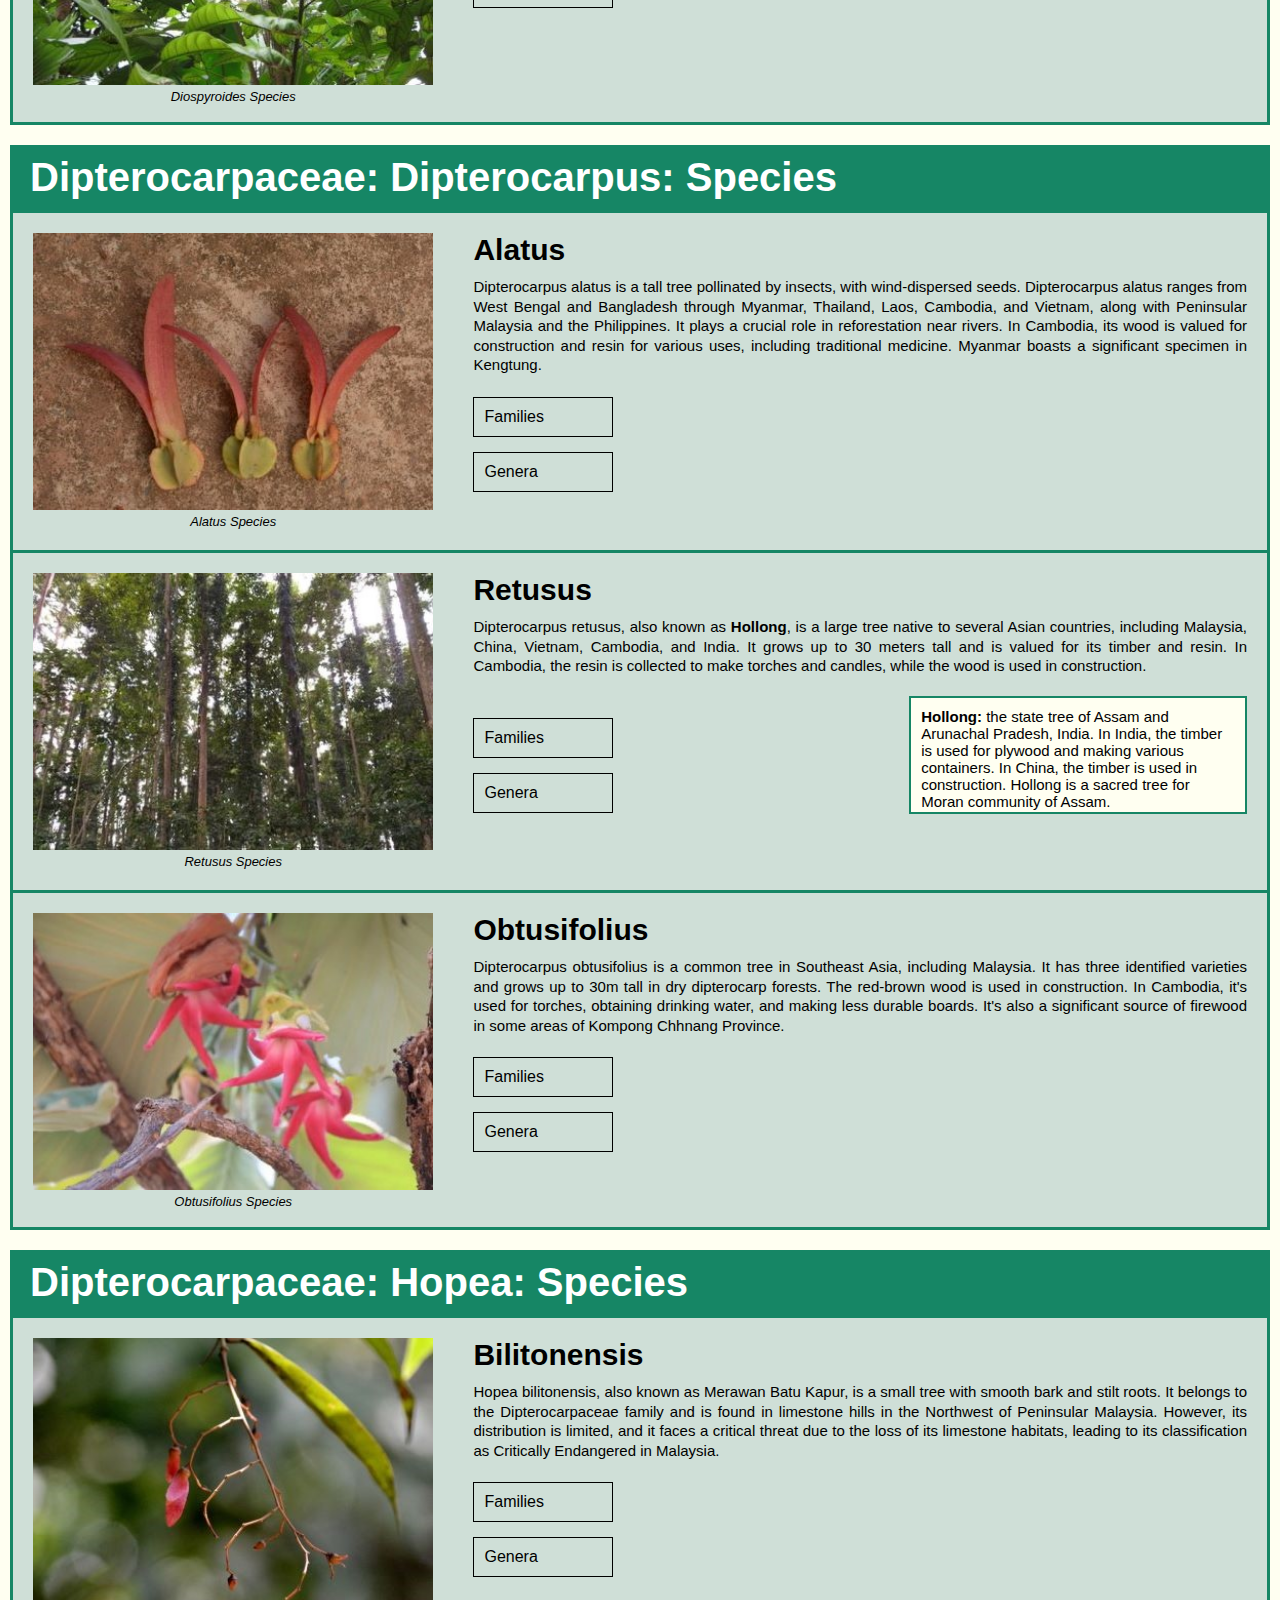
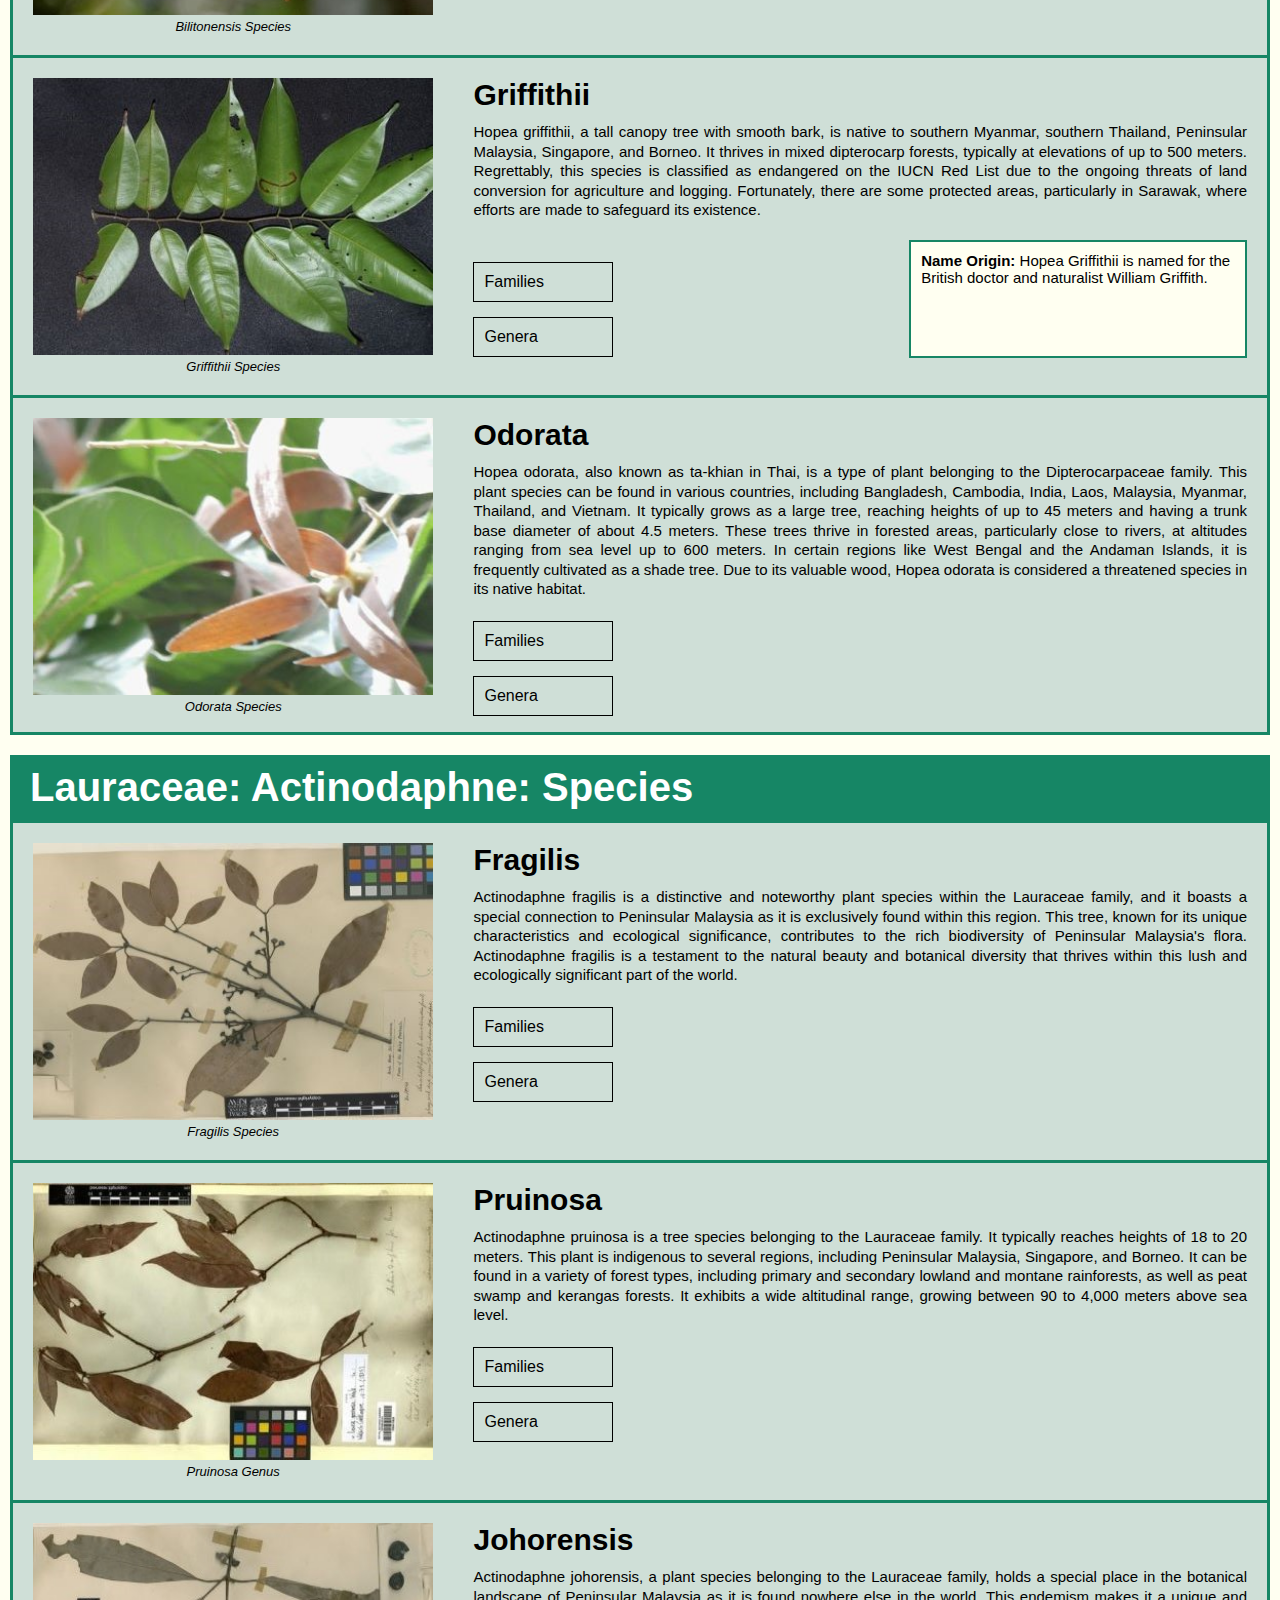
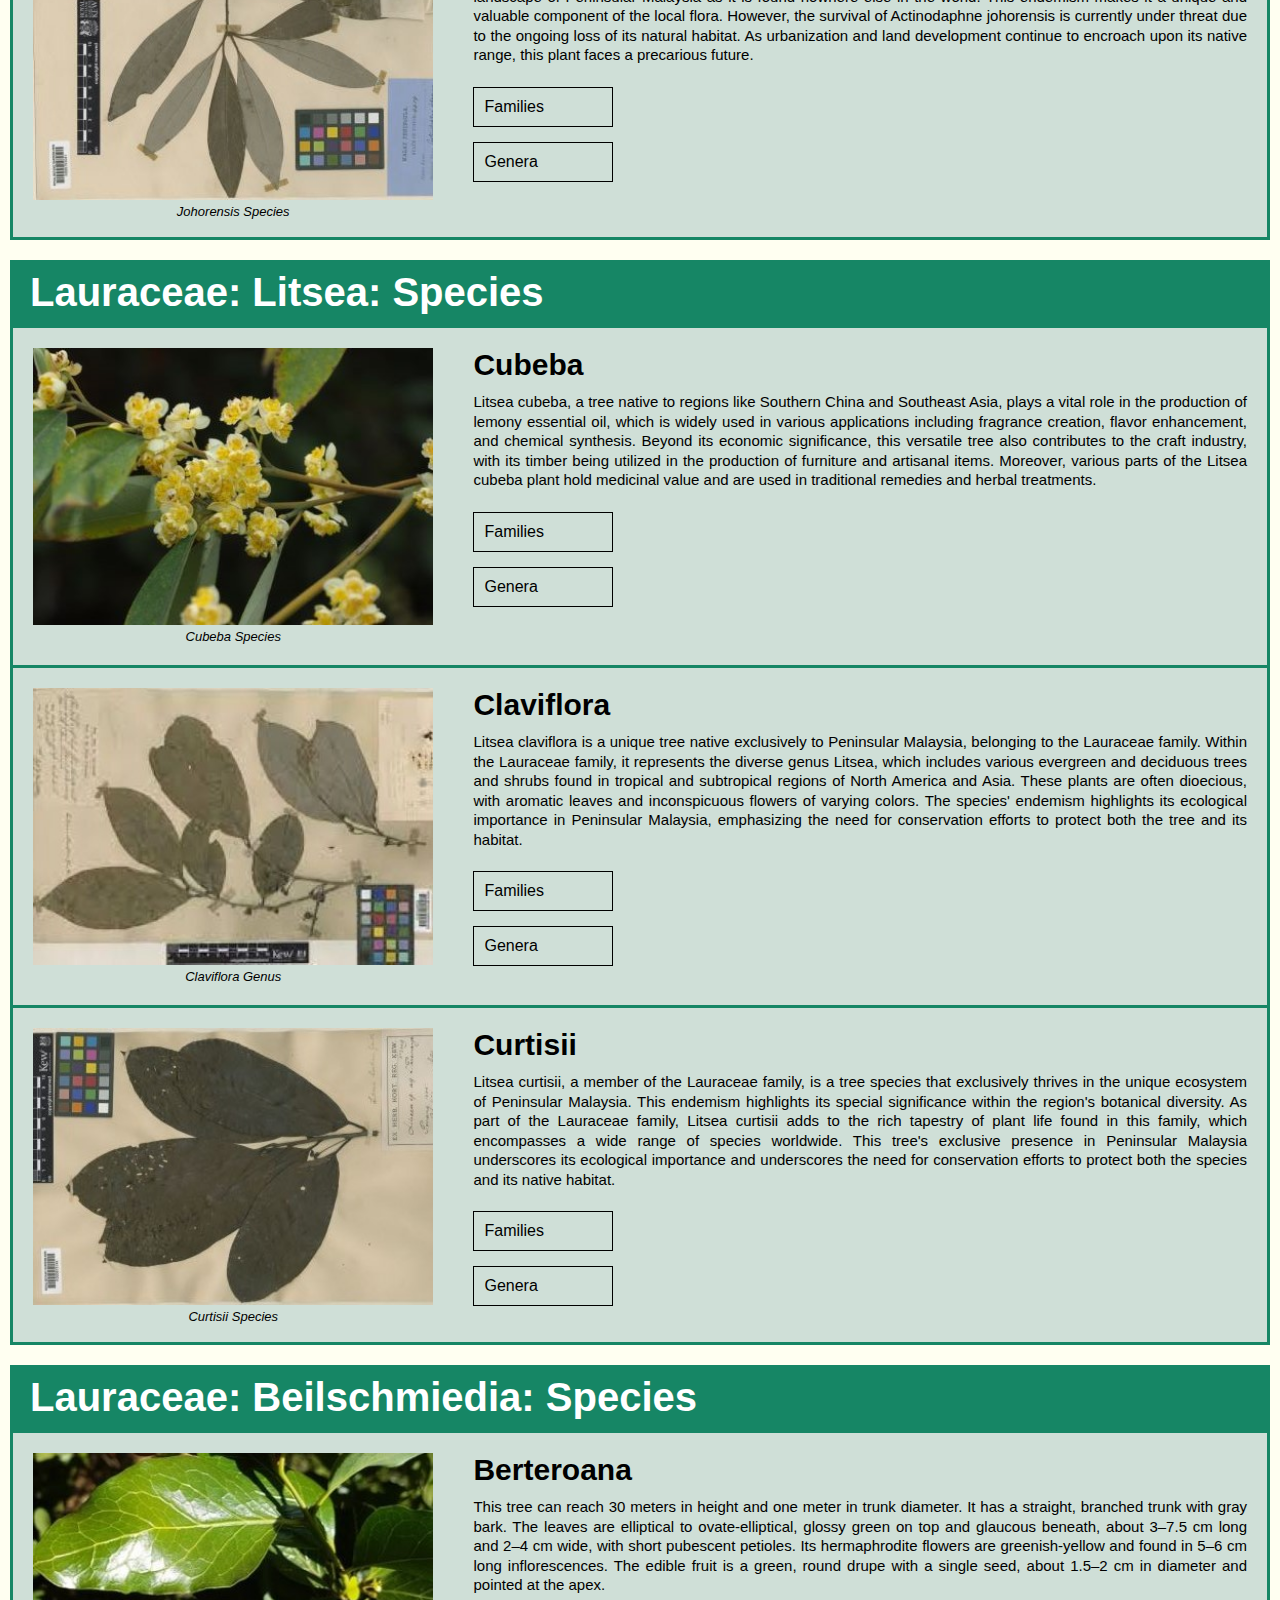
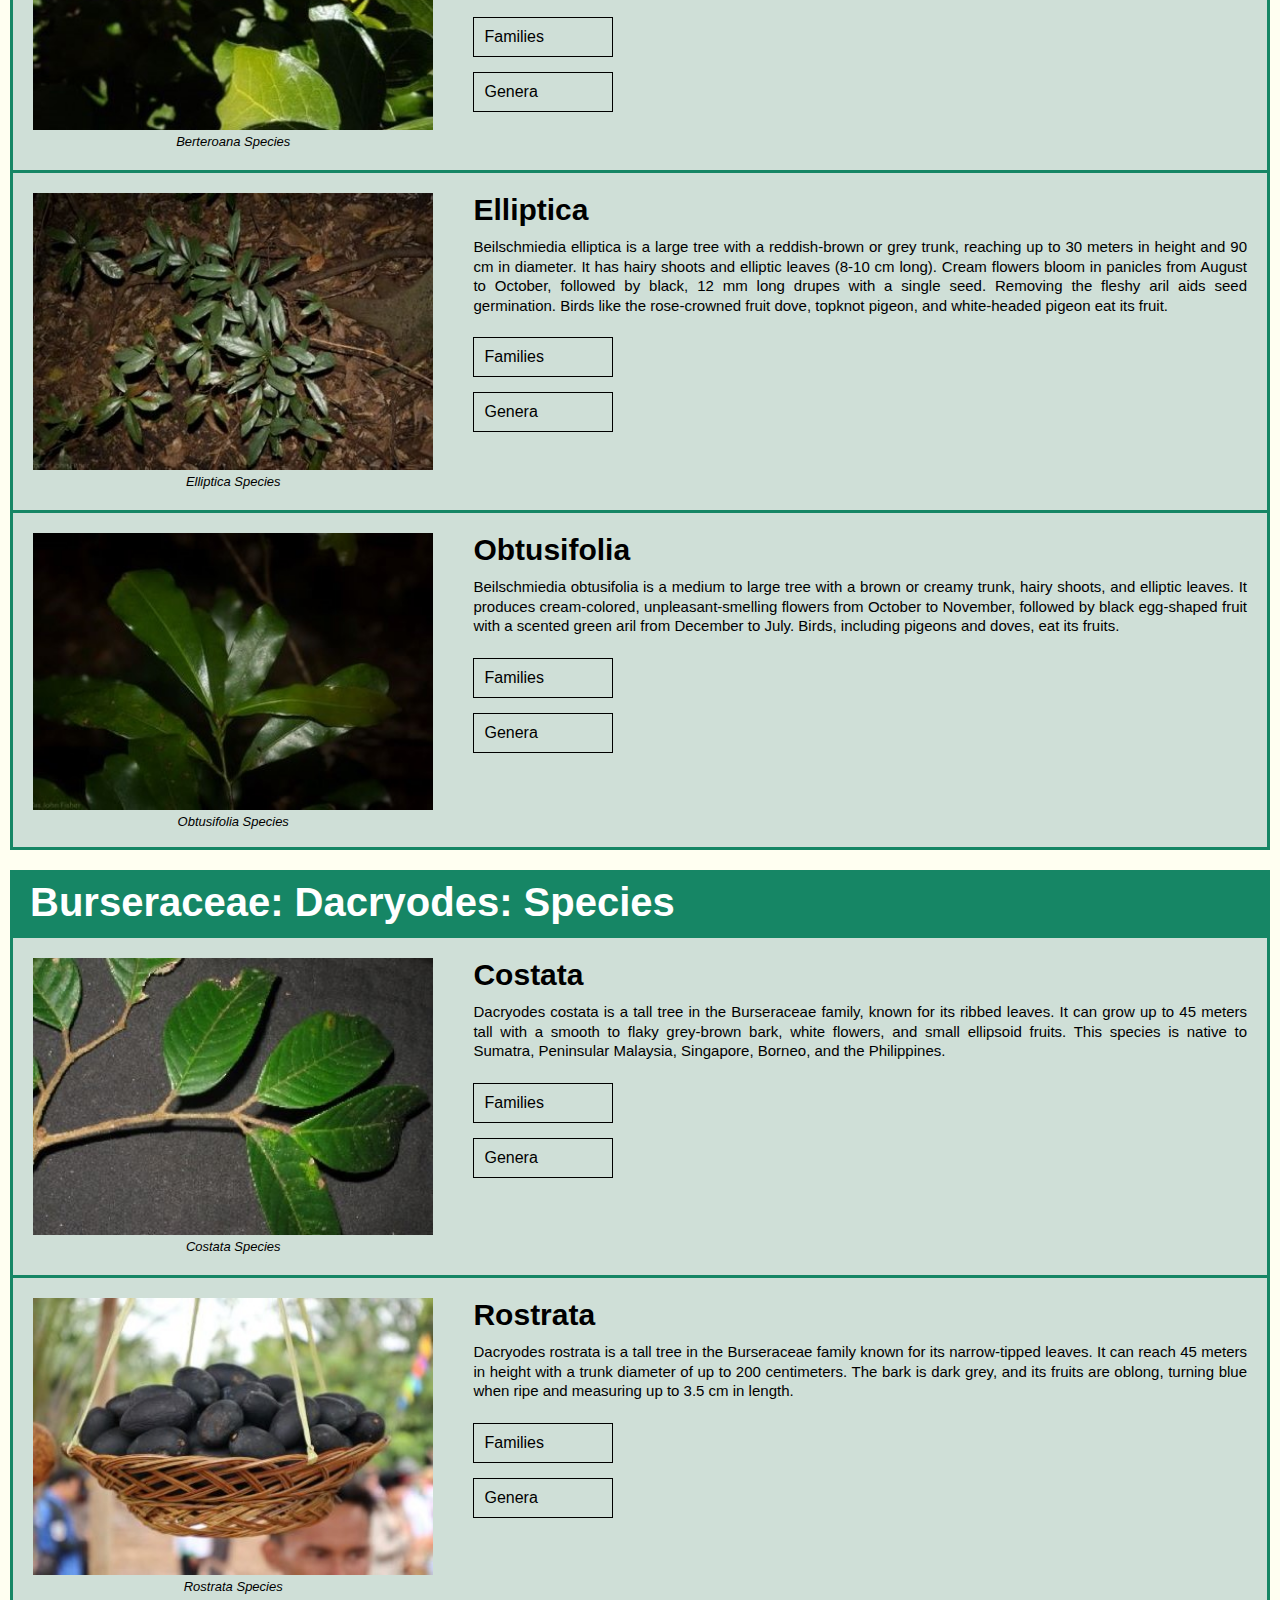
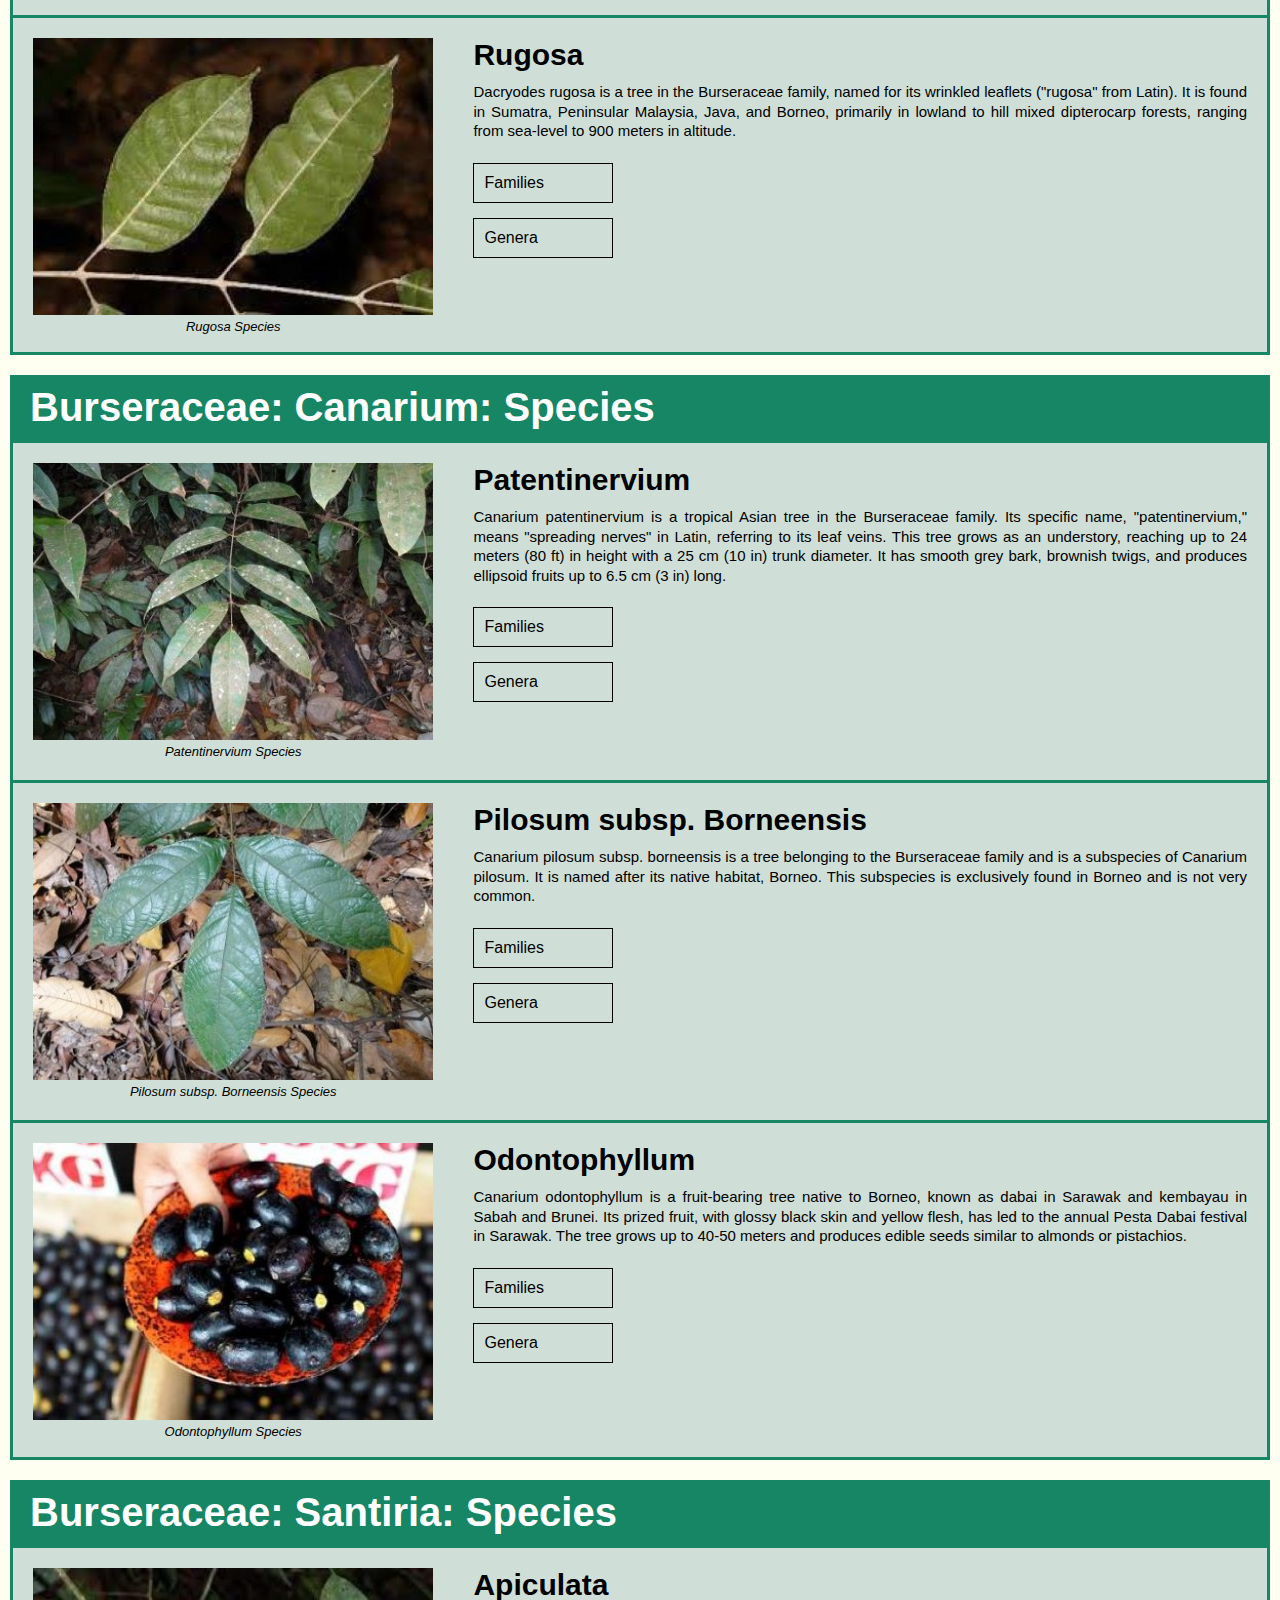
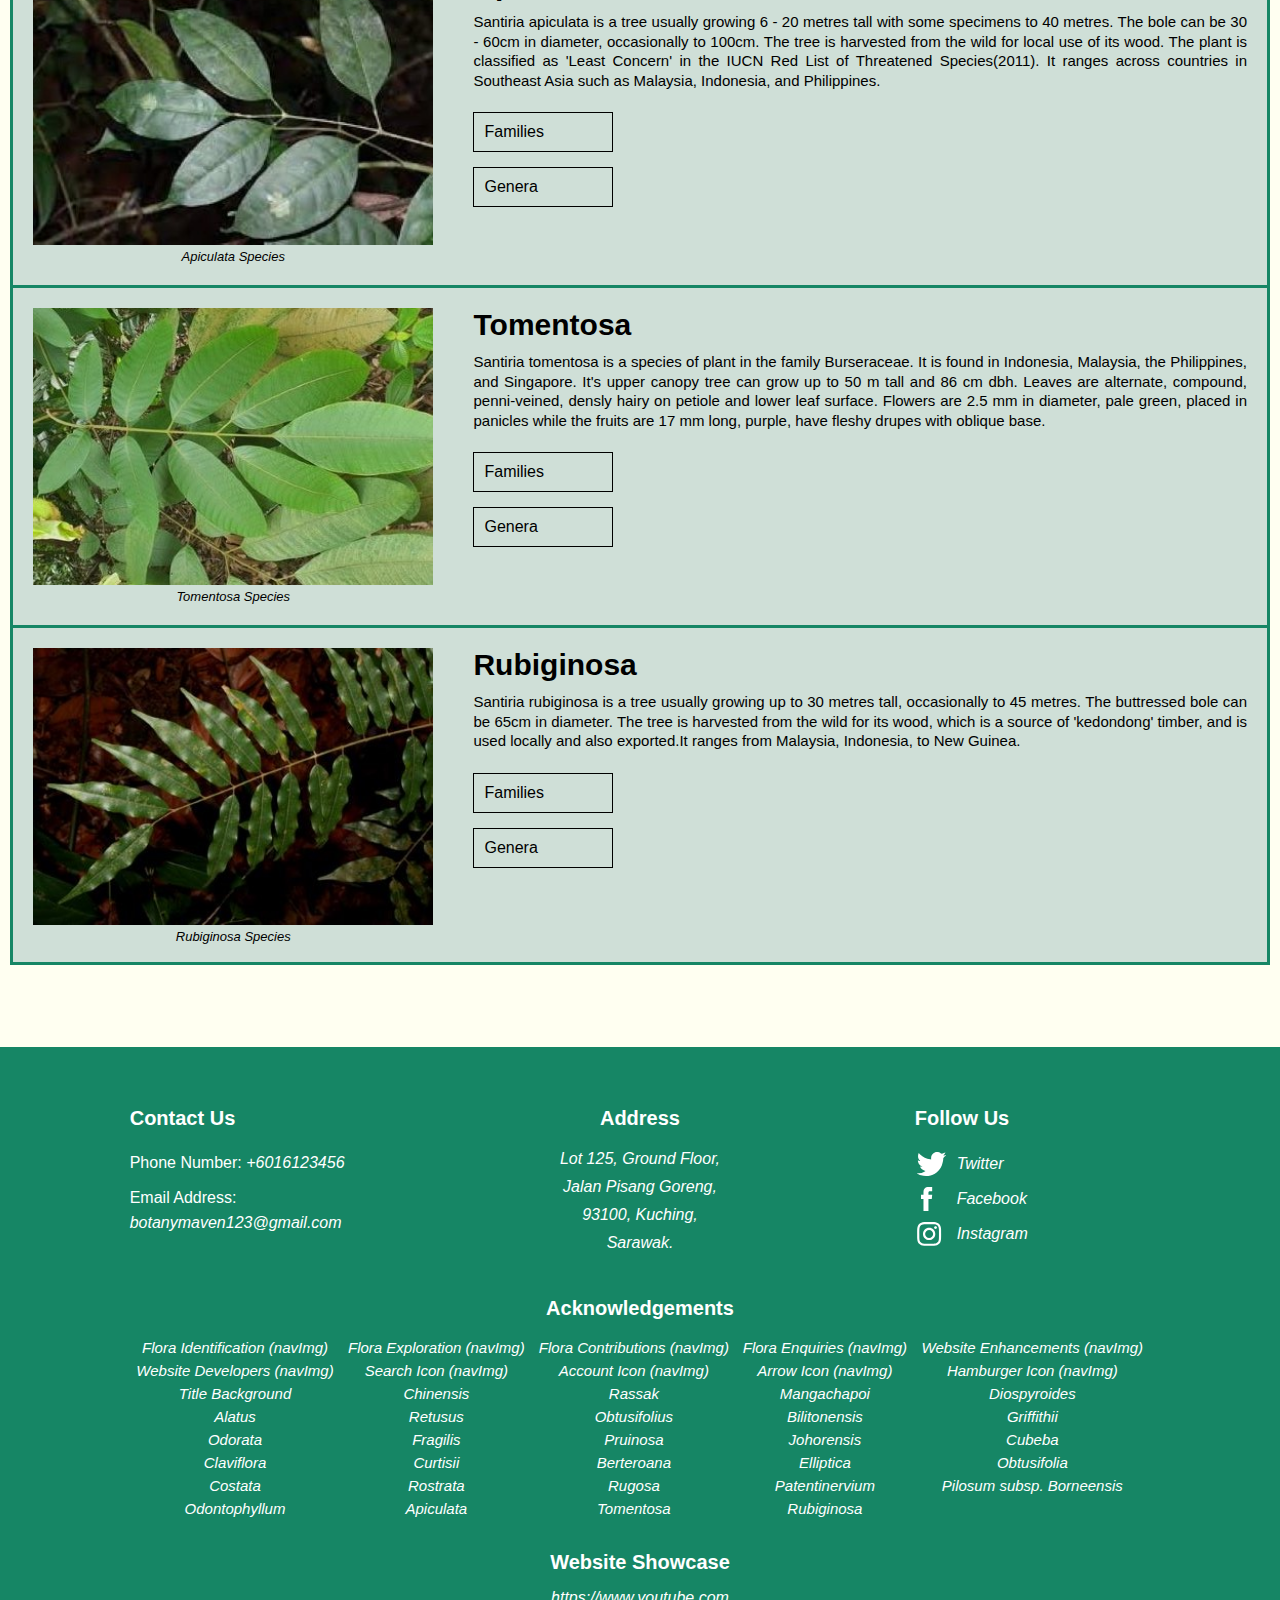
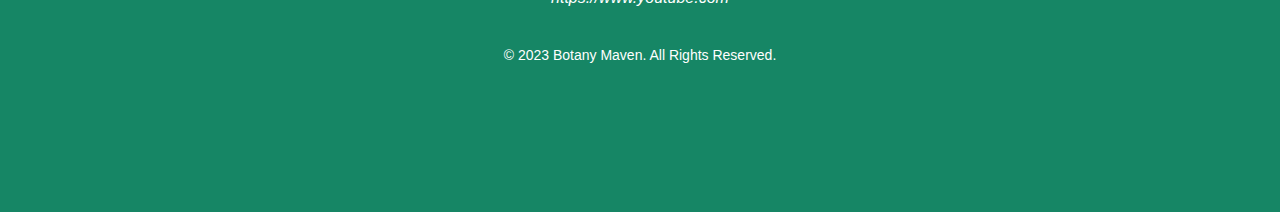
<file: species.html>
<!DOCTYPE html>
<html lang="en">
<head>
    <title>Species</title>
    <meta charset="utf-8">
    <meta name="author" content="Lab Group 2-B: Deron Foo">
    <meta name="description" content="A website design prototype with future functions namely to identify Endangered, Rare and Threatened (ERT) plants through an automatic visual identification engine. In addition, the web application will also integrate a function akin to a plant encyclopedia, enabling users to explore encountered plant species">
    <meta name="keywords" content="Botany Maven, Plant Encyclopedia, ERT, Botany Identification, Families">
    <meta name="viewport" content="width=device-width, initial-scale=1.0">
    <link rel="stylesheet" type="text/css" href="style/style.css">
    <link rel="icon" href="photos/homepage/favicon.png" type="image/png"> <!-- Define website favicon -->
</head>
<body>
    <header>
        <input type="checkbox" name="hamburger_menu" id="sidebar_menu">
        <label for="sidebar_menu"><img src="photos/homepage/hamburger_menu.png" alt="Hamburger menu icon"></label>
        <!-- checkbox used for hamburger menu toggles (control the visibility of the sidebar menu) -->
        <a href="index.html" id="logo"><img src="photos/homepage/logo.png" alt="Website logo"></a>
        <nav>
            <div class="navbar">
                <a class="navbarBtn" href="identify.html">Identify</a>
                <div class="navRow">
                    <!-- Dropdown menu content arrangements -->
                    <div class="navCol column1">
                        <h2>Flora<br>Identification</h2>
                    </div>
                    <div class="navCol column2">
                        <ul>
                            <li>Upload photo</li>
                            <li>Identify plant types</li>
                            <li>Scientific & common names</li>
                            <li>Plant care tips</li>
                            <li>Appropriate environment</li>
                            <li>Main plant locations</li>
                        </ul>
                    </div>
                    <div class="navCol column3 colImg1">
                    </div><!-- Background image in style.css for each dropdown option -->
                </div>
            </div>
            <div class="navbar">
                <a class="navbarBtn" href="families.html">Explore</a>
                <div class="navRow">
                    <div class="navCol column1">
                        <h2>Flora<br>Exporation</h2>
                    </div>
                    <div class="navCol column2">
                        <ul>
                            <li>Explore the plant by navigating through three areas for more information: </li>
                            <li><a href="families.html">Families</a></li>
                            <li><a href="genera.html">Genera</a></li>
                            <li><a href="species.html">Species</a></li>
                        </ul>
                    </div>
                    <div class="navCol column3 colImg2">
                    </div>
                </div>
            </div>
            <div class="navbar">
                <a class="navbarBtn" href="contributor.html">Contributions</a>
                <div class="navRow">
                    <div class="navCol column1">
                        <h2>Flora<br>Contributions</h2>
                    </div>
                    <div class="navCol column2">
                        <ul>
                            <li>Card display of plants</li>
                            <li>User-uploaded photos</li>
                            <li>Name of the plants</li>
                            <li>Name of the contributors</li>
                            <li>User comments</li>
                        </ul>
                    </div>
                    <div class="navCol column3 colImg3">
                    </div>
                </div>
            </div>
            <div class="navbar">
                <a class="navbarBtn" href="enquiry.html">Enquiry</a>
                <div class="navRow">
                    <div class="navCol column1">
                        <h2>Flora<br>Enquiries</h2>
                    </div>
                    <div class="navCol column2">
                        <ul>
                            <li>User details</li>
                            <li>Make inquiries about plants based on seven families:</li>
                            <li>~ Dipterocarpaceae&nbsp;&nbsp;&nbsp; ~ Lauraceae</li>
                            <li>~ Burseraceae&nbsp;&nbsp;&nbsp;&nbsp;&nbsp;&nbsp;&nbsp;&nbsp;&nbsp;&nbsp;&nbsp; ~ Myristicaceae</li>
                            <li>~ Chrysobalanaceae&nbsp;&nbsp; ~ Meliaceae </li>
                            <li>~ Ebenaceae</li>
                        </ul>
                    </div>
                    <div class="navCol column3 colImg4">
                    </div>
                </div>
            </div>
            <div class="navbar">
                <a class="navbarBtn" href="enhancement1.html">Enhancements</a>
                <div class="navRow">
                    <div class="navCol column1">
                        <h2>Website<br>Enhancements</h2>
                    </div>
                    <div class="navCol column2">
                        <ul>
                            <li>Sticky Dropdown Navigation + Hamburger</li>
                            <li>Fluid Layout: Mobile & Tablet Adaptation</li>
                            <li>Card Flipping Animation on Mouseover </li>
                            <li>Embedded YouTube video</li>
                            <li>Embedded Google map</li>
                        </ul>
                    </div>
                    <div class="navCol column3 colImg5">
                    </div>
                </div>
            </div>
            <div class="navbar">
                <a class="navbarBtn" href="#">About Us</a>
                <div class="navRow">
                    <div class="navCol column1">
                        <h2>Website<br>Developers</h2>
                    </div>
                    <div class="navCol column2">
                        <ul>
                            <li>Meet our software developers:</li>
                            <li><a href="profile1.html">Deron Foo</a></li>
                            <li><a href="profile2.html">Esther Chai</a></li>
                            <li><a href="profile3.html">Liew Mei Qi</a></li>
                            <li><a href="profile4.html">Beh Jia Yi</a></li>
                            <li><a href="profile5.html">Lai Jun Hong</a></li>
                        </ul>
                    </div>
                    <div class="navCol column3 colImg6">
                    </div>
                </div>
            </div>
            <a href="" class="icon"><img src="photos/homepage/search.png" alt="Search icon"></a>
            <!-- search icon obtained from https://www.flaticon.com/free-icon/magnifying-glass_49116?term=search&page=1&position=16&origin=tag&related_id=49116 -->
            <a href="" class="icon"><img src="photos/homepage/user.png" alt="User account icon"></a>
            <!-- account icon obtained from https://www.flaticon.com/free-icon/user_1077114?term=account&page=1&position=3&origin=search&related_id=1077114 -->
        </nav>
        <div id="hamburgerNav">
        <!-- Hamburger navigational menu that will only show up when clicked on under minimized screen/mobile view -->
            <ul>
                <li><a href="identify.html">Flora Identification<img src="photos/homepage/right-arrow.png" alt="Right arrow"></a></li>
                <li><a href="families.html">Explore - Families<img src="photos/homepage/right-arrow.png" alt="Right arrow"></a></li>
                <li><a href="genera.html">Explore - Genera<img src="photos/homepage/right-arrow.png" alt="Right arrow"></a></li>
                <li><a href="species.html">Explore - Species<img src="photos/homepage/right-arrow.png" alt="Right arrow"></a></li>
                <li><a href="contributor.html">Flora Contributions<img src="photos/homepage/right-arrow.png" alt="Right arrow"></a></li>
                <li><a href="enquiry.html">Flora Enquiries<img src="photos/homepage/right-arrow.png" alt="Right arrow"></a></li>
                <li><a href="enhancement1.html">Website Enhancements<img src="photos/homepage/right-arrow.png" alt="Right arrow"></a></li>
                <li><a href="profile1.html">Dev - Deron Foo<img src="photos/homepage/right-arrow.png" alt="Right arrow"></a></li>
                <li><a href="profile2.html">Dev - Esther Chai<img src="photos/homepage/right-arrow.png" alt="Right arrow"></a></li>
                <li><a href="profile3.html">Dev - Liew Mei Qi<img src="photos/homepage/right-arrow.png" alt="Right arrow"></a></li>
                <li><a href="profile4.html">Dev - Beh Jia Yi<img src="photos/homepage/right-arrow.png" alt="Right arrow"></a></li>
                <li><a href="profile5.html">Dev - Lai Jun Hong<img src="photos/homepage/right-arrow.png" alt="Right arrow"></a></li>
                <!-- arrow icon obtained from https://www.flaticon.com/free-icon/right-arrow_271228?term=arrow&page=1&position=1&origin=tag&related_id=271228 -->
            </ul>
        </div>
    </header>
    <section>
        <article class="species">
            <h1>Species</h1>
            <p>Discover thousands of species allocated around the globe.</p>
        </article>
    </section>
    <section class="genera-header">
        <h1 id="vatica-species">Dipterocarpaceae: Vatica: Species</h1>
    </section>
    <section class="species-container">
        <figure class="species-img">
            <img src="photos/species/chinensis.jpg" alt="Image of Chinensis">
            <!-- Image obtained from https://upload.wikimedia.org/wikipedia/commons/thumb/9/91/Vatica_chinensis-5.JPG/330px-Vatica_chinensis-5.JPG -->
            <figcaption><em>Chinensis Species</em></figcaption>
        </figure>
        <div class="species-info">
            <h2>Chinensis</h2>
            <p>                    
                Vatica chinensis, a critically endangered tree, is native to the Western Ghats in southern India and was historically found in Sri Lanka but is now rare or possibly extinct there. It is part of the South Western Ghats montane rainforests and is a tropical evergreen tree growing up to 25 meters tall. Its leaves are simple and alternate, and its white flowers are bisexual and arranged in clusters. The fruits are capsules with a tough outer covering and a persistent calyx.
            </p>
            <div class="plant-buttons"> 
                <p><a href="Families.html#diptero-family">Families</a></p>
                <p><a href="Genera.html#diptero-genera">Genera</a></p>
            </div>
        </div>
    </section>
    <section class="species-container">
        <figure class="species-img">
            <img src="photos/species/rassak.jpg" alt="Image of Rassak">
            <!-- Image obtained from https://inaturalist-open-data.s3.amazonaws.com/photos/700746/medium.JPG -->
            <figcaption><em>Rassak Species</em></figcaption>
        </figure>
        <div class="species-info">
            <h2>Rassak</h2>
            <p>                    
                Vatica rassak, a tree in the Dipterocarpaceae family native to Maritime Southeast Asia, can grow up to 30 meters tall with a trunk diameter of 70 cm. Its leathery leaves are elliptic to oblong, reaching up to 32 cm in length, and it produces cream-colored flowers. In Borneo, a newly discovered caterpillar uses the tree's toxic resin to make its cocoon. This species is found in various regions, including Borneo, Java, the Maluku Islands, Sulawesi, New Guinea, and the Philippines, typically in lowland dipterocarp forests and along rivers, up to 400 meters in altitude.
            </p>
            <div class="plant-buttons"> 
                <p><a href="Families.html#diptero-family">Families</a></p>
                <p><a href="Genera.html#vatica-genera">Genera</a></p>
            </div>
        </div>
    </section>
    <section class="species-container">
        <figure class="species-img">
            <img src="photos/species/mangachapoi.jpg" alt="Image of Mangachapoi">
            <!-- Image obtained from https://inaturalist-open-data.s3.amazonaws.com/photos/85632409/medium.jpg -->
            <figcaption><em>Mangachapoi Species</em></figcaption>
        </figure>
        <div class="species-info">
            <h2>Mangachapoi</h2>
            <p>                    
                Vatica mangachapoi is a species of plant in the family Dipterocarpaceae. It is a tree found in the Malesia and Indochina floristic regions: including Brunei, eastern China (Hainan Island), Malaysia, the Philippines, Thailand, and Vietnam
            </p>
            <div class="plant-buttons"> 
                <p><a href="Families.html#diptero-family">Families</a></p>
                <p><a href="Genera.html#diptero-genera">Genera</a></p>
            </div>
        </div>
    </section>
    <section class="species-container-bottom">
        <figure class="species-img">
            <img src="photos/species/diospyroides.jpg" alt="Image of Diospyroides">
            <!-- Image obtained from https://upload.wikimedia.org/wikipedia/commons/e/e0/Gardenology.org-IMG_7525_qsbg11mar.jpg -->
            <figcaption><em>Diospyroides Species</em></figcaption>
        </figure>
        <div class="species-info">
            <h2>Diospyroides</h2>
            <p>                    
                Vatica diospyroides is a species of plant in the family Dipterocarpaceae. It is a tree found in Malaysia, Thailand, and Vietnam. It is a critically endangered species threatened by habitat loss.
            </p>
            <div class="plant-buttons"> 
                <p><a href="Families.html#diptero-family">Families</a></p>
                <p><a href="Genera.html#diptero-genera">Genera</a></p>
            </div>
        </div>
    </section>
    <section class="genera-header">
        <h1 id="carpus-species">Dipterocarpaceae: Dipterocarpus: Species</h1>
    </section>
    <section class="species-container">
        <figure class="species-img">
            <img src="photos/species/alatus.jpg" alt="Image of Alatus">
            <!-- Image obtained from https://inaturalist-open-data.s3.amazonaws.com/photos/212741669/medium.jpeg -->
            <figcaption><em>Alatus Species</em></figcaption>
        </figure>
        <div class="species-info">
            <h2>Alatus</h2>
            <p>                    
                Dipterocarpus alatus is a tall tree pollinated by insects, with wind-dispersed seeds. Dipterocarpus alatus ranges from West Bengal and Bangladesh through Myanmar, Thailand, Laos, Cambodia, and Vietnam, along with Peninsular Malaysia and the Philippines. It plays a crucial role in reforestation near rivers. In Cambodia, its wood is valued for construction and resin for various uses, including traditional medicine. Myanmar boasts a significant specimen in Kengtung.
            </p>
            <div class="plant-buttons"> 
                <p><a href="Families.html#diptero-family">Families</a></p>
                <p><a href="Genera.html#carpus-genera">Genera</a></p>
            </div>
        </div>
    </section>
    <section class="species-container">
        <figure class="species-img">
            <img src="photos/species/retusus.jpg" alt="Image of Retusus">
            <!-- Image obtained from https://inaturalist-open-data.s3.amazonaws.com/photos/23101000/medium.jpeg -->
            <figcaption><em>Retusus Species</em></figcaption>
        </figure>
        <div class="species-info">
            <h2>Retusus</h2>
            <p>                    
                Dipterocarpus retusus, also known as <strong>Hollong</strong>, is a large tree native to several Asian countries, including Malaysia, China, Vietnam, Cambodia, and India. It grows up to 30 meters tall and is valued for its timber and resin. In Cambodia, the resin is collected to make torches and candles, while the wood is used in construction.
            </p>
            <div class="flex">
                <div class="plant-buttons"> 
                    <p><a href="Families.html#diptero-family">Families</a></p>
                    <p><a href="Genera.html#carpus-genera">Genera</a></p>
                </div>
                <aside class="add-info">
                    <p>
                        <strong>Hollong: </strong> the state tree of Assam and Arunachal Pradesh, India. In India, the timber is used for plywood and making various containers. In China, the timber is used in construction. Hollong is a sacred tree for Moran community of Assam.
                    </p>
                </aside>
            </div>
        </div>
    </section>
    <section class="species-container-bottom">
        <figure class="species-img">
            <img src="photos/species/obtusifolius.jpg" alt="Image of Obtusifolius">
            <!-- Image obtained from https://upload.wikimedia.org/wikipedia/commons/e/e0/Gardenology.org-IMG_7525_qsbg11mar.jpg -->
            <figcaption><em>Obtusifolius Species</em></figcaption>
        </figure>
        <div class="species-info">
            <h2>Obtusifolius</h2>
            <p>                    
                Dipterocarpus obtusifolius is a common tree in Southeast Asia, including Malaysia. It has three identified varieties and grows up to 30m tall in dry dipterocarp forests. The red-brown wood is used in construction. In Cambodia, it's used for torches, obtaining drinking water, and making less durable boards. It's also a significant source of firewood in some areas of Kompong Chhnang Province.
            </p>
            <div class="plant-buttons"> 
                <p><a href="Families.html#diptero-family">Families</a></p>
                <p><a href="Genera.html#carpus-genera">Genera</a></p>
            </div>
        </div>
    </section>
    <section class="genera-header">
        <h1 id="hopea-species">Dipterocarpaceae: Hopea: Species</h1>
    </section>
    <section class="species-container">
        <figure class="species-img">
            <img src="photos/species/bilitonensis.jpg" alt="Image of Bilitonensis">
            <!-- Image obtained from https://d2seqvvyy3b8p2.cloudfront.net/a55d4defe3df22a589c8f1ff22d9718d.jpg -->
            <figcaption><em>Bilitonensis Species</em></figcaption>
        </figure>
        <div class="species-info">
            <h2>Bilitonensis</h2>
            <p>                    
                Hopea bilitonensis, also known as Merawan Batu Kapur, is a small tree with smooth bark and stilt roots. It belongs to the Dipterocarpaceae family and is found in limestone hills in the Northwest of Peninsular Malaysia. However, its distribution is limited, and it faces a critical threat due to the loss of its limestone habitats, leading to its classification as Critically Endangered in Malaysia.
            </p>
            <div class="plant-buttons"> 
                <p><a href="Families.html#diptero-family">Families</a></p>
                <p><a href="Genera.html#hopea-genera">Genera</a></p>
            </div>
        </div>
    </section>
    <section class="species-container">
        <figure class="species-img">
            <img src="photos/species/griffithii.jpg" alt="Image of Griffithii">
            <!-- Image obtained from https://inaturalist-open-data.s3.amazonaws.com/photos/1448315/medium.jpg -->
            <figcaption><em>Griffithii Species</em></figcaption>
        </figure>
        <div class="species-info">
            <h2>Griffithii</h2>
            <p>                    
                Hopea griffithii, a tall canopy tree with smooth bark, is native to southern Myanmar, southern Thailand, Peninsular Malaysia, Singapore, and Borneo. It thrives in mixed dipterocarp forests, typically at elevations of up to 500 meters. Regrettably, this species is classified as endangered on the IUCN Red List due to the ongoing threats of land conversion for agriculture and logging. Fortunately, there are some protected areas, particularly in Sarawak, where efforts are made to safeguard its existence.
            </p>
            <div class="flex">
                <div class="plant-buttons"> 
                    <p><a href="Families.html#diptero-family">Families</a></p>
                    <p><a href="Genera.html#hopea-genera">Genera</a></p>
                </div>
                <aside class="add-info">
                    <p>
                        <strong>Name Origin: </strong> Hopea Griffithii is named for the British doctor and naturalist William Griffith.
                    </p>
                </aside>
            </div>
        </div>
    </section>
    <section class="species-container-bottom">
        <figure class="species-img">
            <img src="photos/species/odorata.jpg" alt="Image of Odorata">
            <!-- Image obtained from https://upload.wikimedia.org/wikipedia/commons/e/e0/Gardenology.org-IMG_7525_qsbg11mar.jpg -->
            <figcaption><em>Odorata Species</em></figcaption>
        </figure>
        <div class="species-info">
            <h2>Odorata</h2>
            <p>                    
                Hopea odorata, also known as ta-khian in Thai, is a type of plant belonging to the Dipterocarpaceae family. This plant species can be found in various countries, including Bangladesh, Cambodia, India, Laos, Malaysia, Myanmar, Thailand, and Vietnam. It typically grows as a large tree, reaching heights of up to 45 meters and having a trunk base diameter of about 4.5 meters. These trees thrive in forested areas, particularly close to rivers, at altitudes ranging from sea level up to 600 meters. In certain regions like West Bengal and the Andaman Islands, it is frequently cultivated as a shade tree. Due to its valuable wood, Hopea odorata is considered a threatened species in its native habitat.
            </p>
            <div class="plant-buttons"> 
                <p><a href="Families.html#diptero-family">Families</a></p>
                <p><a href="Genera.html#hopea-genera">Genera</a></p>
            </div>
        </div>
    </section>
    <section class="genera-header">
        <h1 id="acti-species">Lauraceae: Actinodaphne: Species</h1>
    </section>
    <section class="species-container">
        <figure class="species-img">
            <img src="photos/species/fragilis.jpg" alt="Image of Fragilis">
            <!-- Image obtained from https://d2seqvvyy3b8p2.cloudfront.net/f253326a64ab5f386e498b8fa3938245.jpg -->
            <figcaption><em>Fragilis Species</em></figcaption>
        </figure>
        <div class="species-info">
            <h2>Fragilis</h2>
            <p>                    
                Actinodaphne fragilis is a distinctive and noteworthy plant species within the Lauraceae family, and it boasts a special connection to Peninsular Malaysia as it is exclusively found within this region. This tree, known for its unique characteristics and ecological significance, contributes to the rich biodiversity of Peninsular Malaysia's flora. Actinodaphne fragilis is a testament to the natural beauty and botanical diversity that thrives within this lush and ecologically significant part of the world.
            </p>
            <div class="plant-buttons"> 
                <p><a href="Families.html#laura-family">Families</a></p>
                <p><a href="Genera.html#laura-genera">Genera</a></p>
            </div>
        </div>
    </section>
    <section class="species-container">
        <figure class="species-img">
            <img src="photos/species/pruinosa.jpg" alt="Image of Pruinosa">
            <!-- https://inaturalist-open-data.s3.amazonaws.com/photos/1475610/medium.jpeg -->
            <figcaption><em>Pruinosa Genus</em></figcaption>
        </figure>
        <div class="species-info">
            <h2>Pruinosa</h2>
            <p>                    
                Actinodaphne pruinosa is a tree species belonging to the Lauraceae family. It typically reaches heights of 18 to 20 meters. This plant is indigenous to several regions, including Peninsular Malaysia, Singapore, and Borneo. It can be found in a variety of forest types, including primary and secondary lowland and montane rainforests, as well as peat swamp and kerangas forests. It exhibits a wide altitudinal range, growing between 90 to 4,000 meters above sea level.
            </p>
            <div class="plant-buttons"> 
                <p><a href="Families.html#laura-family">Families</a></p>
                <p><a href="Genera.html#laura-genera">Genera</a></p>
            </div>
        </div>
    </section>
    <section class="species-container-bottom">
        <figure class="species-img">
            <img src="photos/species/johorensis.jpg" alt="Image of Johorensis">
            <!-- Image obtained from  -->
            <figcaption><em>Johorensis Species</em></figcaption>
        </figure>
        <div class="species-info">
            <h2>Johorensis</h2>
            <p>                    
                Actinodaphne johorensis, a plant species belonging to the Lauraceae family, holds a special place in the botanical landscape of Peninsular Malaysia as it is found nowhere else in the world. This endemism makes it a unique and valuable component of the local flora. However, the survival of Actinodaphne johorensis is currently under threat due to the ongoing loss of its natural habitat. As urbanization and land development continue to encroach upon its native range, this plant faces a precarious future.
            </p>
            <div class="plant-buttons"> 
                <p><a href="Families.html#laura-family">Families</a></p>
                <p><a href="Genera.html#laura-genera">Genera</a></p>
            </div>
        </div>
    </section>
    <section class="genera-header">
        <h1 id="litsea-species">Lauraceae: Litsea: Species</h1>
    </section>
    <section class="species-container">
        <figure class="species-img">
            <img src="photos/species/cubeba.jpg" alt="Image of Cubeba">
            <!-- Image obtained from https://inaturalist-open-data.s3.amazonaws.com/photos/1838306/medium.JPG -->
            <figcaption><em>Cubeba Species</em></figcaption>
        </figure>
        <div class="species-info">
            <h2>Cubeba</h2>
            <p>                    
                Litsea cubeba, a tree native to regions like Southern China and Southeast Asia, plays a vital role in the production of lemony essential oil, which is widely used in various applications including fragrance creation, flavor enhancement, and chemical synthesis. Beyond its economic significance, this versatile tree also contributes to the craft industry, with its timber being utilized in the production of furniture and artisanal items. Moreover, various parts of the Litsea cubeba plant hold medicinal value and are used in traditional remedies and herbal treatments.
            </p>
            <div class="plant-buttons"> 
                <p><a href="Families.html#laura-family">Families</a></p>
                <p><a href="Genera.html#litsea-genera">Genera</a></p>
            </div>
        </div>
    </section>
    <section class="species-container">
        <figure class="species-img">
            <img src="photos/species/claviflora.jpg" alt="Image of Claviflora">
            <!-- Image obtained from https://d2seqvvyy3b8p2.cloudfront.net/44df05e5ca3f9c62cc1a16ee81d71faa.jpg -->
            <figcaption><em>Claviflora Genus</em></figcaption>
        </figure>
        <div class="species-info">
            <h2>Claviflora</h2>
            <p>                    
                Litsea claviflora is a unique tree native exclusively to Peninsular Malaysia, belonging to the Lauraceae family. Within the Lauraceae family, it represents the diverse genus Litsea, which includes various evergreen and deciduous trees and shrubs found in tropical and subtropical regions of North America and Asia. These plants are often dioecious, with aromatic leaves and inconspicuous flowers of varying colors. The species' endemism highlights its ecological importance in Peninsular Malaysia, emphasizing the need for conservation efforts to protect both the tree and its habitat.
            </p>
            <div class="plant-buttons"> 
                <p><a href="Families.html#laura-family">Families</a></p>
                <p><a href="Genera.html#litsea-genera">Genera</a></p>
            </div>
        </div>
    </section>
    <section class="species-container-bottom">
        <figure class="species-img">
            <img src="photos/species/curtisii.jpg" alt="Image of Curtisii">
            <!-- Image obtained from https://d2seqvvyy3b8p2.cloudfront.net/a678992d5e4c843860ef5c70b4f9968f.jpg -->
            <figcaption><em>Curtisii Species</em></figcaption>
        </figure>
        <div class="species-info">
            <h2>Curtisii</h2>
            <p>                    
                Litsea curtisii, a member of the Lauraceae family, is a tree species that exclusively thrives in the unique ecosystem of Peninsular Malaysia. This endemism highlights its special significance within the region's botanical diversity. As part of the Lauraceae family, Litsea curtisii adds to the rich tapestry of plant life found in this family, which encompasses a wide range of species worldwide. This tree's exclusive presence in Peninsular Malaysia underscores its ecological importance and underscores the need for conservation efforts to protect both the species and its native habitat.
            </p>
            <div class="plant-buttons"> 
                <p><a href="Families.html#laura-family">Families</a></p>
                <p><a href="Genera.html#litsea-genera">Genera</a></p>
            </div>
        </div>
    </section>
    <section class="genera-header">
        <h1 id="beil-species">Lauraceae: Beilschmiedia: Species</h1>
    </section>
    <section class="species-container">
        <figure class="species-img">
            <img src="photos/species/berteroana.jpg" alt="Image of Berteroana">
            <!-- Image obtained from https://static.inaturalist.org/photos/19329722/medium.jpg -->
            <figcaption><em>Berteroana Species</em></figcaption>
        </figure>
        <div class="species-info">
            <h2>Berteroana</h2>
            <p>                    
                This tree can reach 30 meters in height and one meter in trunk diameter. It has a straight, branched trunk with gray bark. The leaves are elliptical to ovate-elliptical, glossy green on top and glaucous beneath, about 3–7.5 cm long and 2–4 cm wide, with short pubescent petioles. Its hermaphrodite flowers are greenish-yellow and found in 5–6 cm long inflorescences. The edible fruit is a green, round drupe with a single seed, about 1.5–2 cm in diameter and pointed at the apex.
            <div class="plant-buttons"> 
                <p><a href="Families.html#laura-family">Families</a></p>
                <p><a href="Genera.html#beil-genera">Genera</a></p>
            </div>
        </div>
    </section>
    <section class="species-container">
        <figure class="species-img">
            <img src="photos/species/elliptica.jpg" alt="Image of Elliptica">
            <!-- Image obtained from https://inaturalist-open-data.s3.amazonaws.com/photos/23052905/medium.jpg -->
            <figcaption><em>Elliptica Species</em></figcaption>
        </figure>
        <div class="species-info">
            <h2>Elliptica</h2>
            <p>                    
                Beilschmiedia elliptica is a large tree with a reddish-brown or grey trunk, reaching up to 30 meters in height and 90 cm in diameter. It has hairy shoots and elliptic leaves (8-10 cm long). Cream flowers bloom in panicles from August to October, followed by black, 12 mm long drupes with a single seed. Removing the fleshy aril aids seed germination. Birds like the rose-crowned fruit dove, topknot pigeon, and white-headed pigeon eat its fruit.
            <div class="plant-buttons"> 
                <p><a href="Families.html#laura-family">Families</a></p>
                <p><a href="Genera.html#beil-genera">Genera</a></p>
            </div>
        </div>
    </section>
    <section class="species-container-bottom">
        <figure class="species-img">
            <img src="photos/species/obtusifolia.jpg" alt="Image of Obtusifolia">
            <!-- Image obtained from https://inaturalist-open-data.s3.amazonaws.com/photos/41292002/medium.jpg -->
            <figcaption><em>Obtusifolia Species</em></figcaption>
        </figure>
        <div class="species-info">
            <h2>Obtusifolia</h2>
            <p>                    
                Beilschmiedia obtusifolia is a medium to large tree with a brown or creamy trunk, hairy shoots, and elliptic leaves. It produces cream-colored, unpleasant-smelling flowers from October to November, followed by black egg-shaped fruit with a scented green aril from December to July. Birds, including pigeons and doves, eat its fruits. 
            </p>
            <div class="plant-buttons"> 
                <p><a href="Families.html#laura-family">Families</a></p>
                <p><a href="Genera.html#beil-genera">Genera</a></p>
            </div>
        </div>
    </section>
    <section class="genera-header">
        <h1 id="dacryo-species">Burseraceae: Dacryodes: Species</h1>
    </section>
    <section class="species-container">
        <figure class="species-img">
            <img src="photos/species/costata.jpg" alt="Image of Costata">
            <!-- Image obtained from https://v3.boldsystems.org/pics/_w300/PLID/XM_0324_I_2%2B1448038972.JPG -->
            <figcaption><em>Costata Species</em></figcaption>
        </figure>
        <div class="species-info">
            <h2>Costata</h2>
            <p>                    
                Dacryodes costata is a tall tree in the Burseraceae family, known for its ribbed leaves. It can grow up to 45 meters tall with a smooth to flaky grey-brown bark, white flowers, and small ellipsoid fruits. This species is native to Sumatra, Peninsular Malaysia, Singapore, Borneo, and the Philippines.
            <div class="plant-buttons"> 
                <p><a href="Families.html#bursera-family">Families</a></p>
                <p><a href="Genera.html#bursera-genera">Genera</a></p>
            </div>
        </div>
    </section>
    <section class="species-container">
        <figure class="species-img">
            <img src="photos/species/rostrata.jpg" alt="Image of Rostrata">
            <!-- Image obtained from https://upload.wikimedia.org/wikipedia/commons/1/1b/Buah_Kumbayau_180331.JPG -->
            <figcaption><em>Rostrata Species</em></figcaption>
        </figure>
        <div class="species-info">
            <h2>Rostrata</h2>
            <p>                    
                Dacryodes rostrata is a tall tree in the Burseraceae family known for its narrow-tipped leaves. It can reach 45 meters in height with a trunk diameter of up to 200 centimeters. The bark is dark grey, and its fruits are oblong, turning blue when ripe and measuring up to 3.5 cm in length.
            <div class="plant-buttons"> 
                <p><a href="Families.html#bursera-family">Families</a></p>
                <p><a href="Genera.html#bursera-genera">Genera</a></p>
            </div>
        </div>
    </section>
    <section class="species-container-bottom">
        <figure class="species-img">
            <img src="photos/species/rugosa.jpg" alt="Image of Rugosa">
            <!-- Image obtained from https://www.researchgate.net/publication/333042051/figure/fig4/AS:757943544856577@1557719231701/Dacryodes-rugosa-var-rugosa-A-Upper-surfaces-of-the-leaflets-bullate-B-Lower.jpg -->
            <figcaption><em>Rugosa Species</em></figcaption>
        </figure>
        <div class="species-info">
            <h2>Rugosa</h2>
            <p>                    
                Dacryodes rugosa is a tree in the Burseraceae family, named for its wrinkled leaflets ("rugosa" from Latin). It is found in Sumatra, Peninsular Malaysia, Java, and Borneo, primarily in lowland to hill mixed dipterocarp forests, ranging from sea-level to 900 meters in altitude.
            </p>
            <div class="plant-buttons"> 
                <p><a href="Families.html#bursera-family">Families</a></p>
                <p><a href="Genera.html#bursera-genera">Genera</a></p>
            </div>
        </div>
    </section>
    <section class="genera-header">
        <h1 id="canarium-species">Burseraceae: Canarium: Species</h1>
    </section>
    <section class="species-container">
        <figure class="species-img">
            <img src="photos/species/patentinervium.jpg" alt="Image of Patentinervium">
            <!-- Image obtained from https://www.natureloveyou.sg/Canarium%20patentinervium/DSC09085%20(12).jpg -->
            <figcaption><em>Patentinervium Species</em></figcaption>
        </figure>
        <div class="species-info">
            <h2>Patentinervium</h2>
            <p>                    
                Canarium patentinervium is a tropical Asian tree in the Burseraceae family. Its specific name, "patentinervium," means "spreading nerves" in Latin, referring to its leaf veins. This tree grows as an understory, reaching up to 24 meters (80 ft) in height with a 25 cm (10 in) trunk diameter. It has smooth grey bark, brownish twigs, and produces ellipsoid fruits up to 6.5 cm (3 in) long.
            <div class="plant-buttons"> 
                <p><a href="Families.html#bursera-family">Families</a></p>
                <p><a href="Genera.html#patent-genera">Genera</a></p>
            </div>
        </div>
    </section>
    <section class="species-container">
        <figure class="species-img">
            <img src="photos/species/pilosum.jpg" alt="Image of Pilosum subsp. Borneensis">
            <!-- Image obtained from https://www.natureloveyou.sg/Canarium%20pilosum/DSC02157%20(11).jpg -->
            <figcaption><em>Pilosum subsp. Borneensis Species</em></figcaption>
        </figure>
        <div class="species-info">
            <h2>Pilosum subsp. Borneensis</h2>
            <p>                    
                Canarium pilosum subsp. borneensis is a tree belonging to the Burseraceae family and is a subspecies of Canarium pilosum. It is named after its native habitat, Borneo. This subspecies is exclusively found in Borneo and is not very common.
            <div class="plant-buttons"> 
                <p><a href="Families.html#bursera-family">Families</a></p>
                <p><a href="Genera.html#patent-genera">Genera</a></p>
            </div>
        </div>
    </section>
    <section class="species-container-bottom">
        <figure class="species-img">
            <img src="photos/species/odontophyllum.jpg" alt="Image of Odontophyllum">
            <!-- Image obtained from https://inaturalist-open-data.s3.amazonaws.com/photos/41292002/medium.jpg -->
            <figcaption><em>Odontophyllum Species</em></figcaption>
        </figure>
        <div class="species-info">
            <h2>Odontophyllum</h2>
            <p>                    
                Canarium odontophyllum is a fruit-bearing tree native to Borneo, known as dabai in Sarawak and kembayau in Sabah and Brunei. Its prized fruit, with glossy black skin and yellow flesh, has led to the annual Pesta Dabai festival in Sarawak. The tree grows up to 40-50 meters and produces edible seeds similar to almonds or pistachios.
            </p>
            <div class="plant-buttons"> 
                <p><a href="Families.html#bursera-family">Families</a></p>
                <p><a href="Genera.html#patent-genera">Genera</a></p>
            </div>
        </div>
    </section>
    <section class="genera-header">
        <h1 id="santiria-species">Burseraceae: Santiria: Species</h1>
    </section>
    <section class="species-container">
        <figure class="species-img">
            <img src="photos/species/apiculata.jpg" alt="Image of Apiculata">
            <!-- Image obtained from https://inaturalist-open-data.s3.amazonaws.com/photos/1471235/original.jpg -->
            <figcaption><em>Apiculata Species</em></figcaption>
        </figure>
        <div class="species-info">
            <h2>Apiculata</h2>
            <p>                    
                Santiria apiculata is a tree usually growing 6 - 20 metres tall with some specimens to 40 metres. The bole can be 30 - 60cm in diameter, occasionally to 100cm. The tree is harvested from the wild for local use of its wood. The plant is classified as 'Least Concern' in the IUCN Red List of Threatened Species(2011). It ranges across countries in Southeast Asia such as Malaysia, Indonesia, and Philippines.
            <div class="plant-buttons"> 
                <p><a href="Families.html#bursera-family">Families</a></p>
                <p><a href="Genera.html#apicu-genera">Genera</a></p>
            </div>
        </div>
    </section>
    <section class="species-container">
        <figure class="species-img">
            <img src="photos/species/tomentosa.jpg" alt="Image of Tomentosa">
            <!-- Image obtained from https://inaturalist-open-data.s3.amazonaws.com/photos/269524451/medium.jpeg -->
            <figcaption><em>Tomentosa Species</em></figcaption>
        </figure>
        <div class="species-info">
            <h2>Tomentosa</h2>
            <p>                    
                Santiria tomentosa is a species of plant in the family Burseraceae. It is found in Indonesia, Malaysia, the Philippines, and Singapore. It's upper canopy tree can grow up to 50 m tall and 86 cm dbh. Leaves are alternate, compound, penni-veined, densly hairy on petiole and lower leaf surface. Flowers are 2.5 mm in diameter, pale green, placed in panicles while the fruits are 17 mm long, purple, have fleshy drupes with oblique base.
            <div class="plant-buttons"> 
                <p><a href="Families.html#bursera-family">Families</a></p>
                <p><a href="Genera.html#apicu-genera">Genera</a></p>
            </div>
        </div>
    </section>
    <section class="species-container-bottom">
        <figure class="species-img">
            <img src="photos/species/rubiginosa.jpg" alt="Image of Rubiginosa">
            <!-- Image obtained from https://inaturalist-open-data.s3.amazonaws.com/photos/1471236/medium.jpg -->
            <figcaption><em>Rubiginosa Species</em></figcaption>
        </figure>
        <div class="species-info">
            <h2>Rubiginosa</h2>
            <p>                    
                Santiria rubiginosa is a tree usually growing up to 30 metres tall, occasionally to 45 metres. The buttressed bole can be 65cm in diameter. The tree is harvested from the wild for its wood, which is a source of 'kedondong' timber, and is used locally and also exported.It ranges from Malaysia, Indonesia, to New Guinea.
            </p>
            <div class="plant-buttons"> 
                <p><a href="Families.html#bursera-family">Families</a></p>
                <p><a href="Genera.html#apicu-genera">Genera</a></p>
            </div>
        </div>
    </section>
    <br><br><br><br>
    <footer>
        <div class="footer_container">
            <section class="footer_section1">
                <h3>Contact Us</h3>
                <p>Phone Number:<a href="tel:6016123456"><em> +6016123456</em></a></p>
                <p>Email Address:<a href="mailto:botanymaven123@gmail.com"><em> botanymaven123@gmail.com</em></a></p>
            </section>
            <section class="footer_section2">
                <h3>Address</h3>
                <p><em>Lot 125, Ground Floor,</em></p>
                <p><em>Jalan Pisang Goreng,</em></p>
                <p><em>93100, Kuching,</em></p>  
                <p><em>Sarawak.</em></p>  
            </section>
            <section>
                <h3>Follow Us</h3>
                <table>
                    <tr>
                        <td><svg class="footer_icon" width="29" height="24">
                            <path d="m14.102 6.384.062 1.038-1.05-.127C9.297 6.808 5.96 5.155 3.128 2.38L1.742 1.003 1.385 2.02c-.755 2.267-.273 4.66 1.3 6.27.84.89.652 1.018-.796.488-.505-.17-.946-.296-.988-.233-.147.15.357 2.076.756 2.84.545 1.058 1.658 2.096 2.875 2.71l1.028.488-1.216.02c-1.175 0-1.217.022-1.09.467.418 1.377 2.076 2.84 3.923 3.475l1.3.444-1.132.677a11.815 11.815 0 0 1-5.624 1.568c-.944.02-1.72.106-1.72.17 0 .21 2.56 1.398 4.05 1.864 4.47 1.376 9.78.783 13.766-1.57 2.833-1.672 5.666-5 6.988-8.22.713-1.715 1.426-4.85 1.426-6.354 0-.975.063-1.102 1.24-2.267.69-.68 1.342-1.42 1.467-1.632.21-.403.19-.403-.88-.043-1.785.636-2.036.55-1.155-.402.65-.678 1.427-1.907 1.427-2.267 0-.063-.316.042-.673.233-.377.21-1.217.53-1.846.72l-1.132.36-1.03-.7c-.565-.38-1.363-.805-1.782-.932-1.07-.296-2.707-.254-3.673.085-2.623.953-4.28 3.41-4.09 6.1z" fill="#FFFFFF"></path>
                        </svg></td>
                        <td>&nbsp; <a href="">Twitter</a></td>
                    </tr>
                    <tr>
                        <td>&nbsp;<svg class="footer_icon" width="12" height="24">
                            <path d="M7.446 24V12h3.313l.438-4.137H7.446l.006-2.07c0-1.08.103-1.657 1.652-1.657h2.07V0H7.863c-3.98 0-5.38 2.006-5.38 5.38v2.483H0V12h2.48v12h4.966z" fill="#FFFFFF"></path>
                        </svg></td>
                        <td>&nbsp; <a href="">Facebook</a></td>
                    </tr>
                    <tr>
                        <td><svg class="footer_icon" width="26" height="24">
                            <path d="M12.138 15.92c-2.206 0-3.994-1.776-3.994-3.967 0-2.19 1.788-3.967 3.994-3.967 2.205 0 3.993 1.776 3.993 3.967 0 2.19-1.787 3.967-3.992 3.967m0-10.078c-3.398 0-6.153 2.736-6.153 6.11 0 3.376 2.755 6.112 6.153 6.112 3.397 0 6.152-2.736 6.152-6.11 0-3.376-2.755-6.112-6.152-6.112" fill="#FFFFFF"></path>
                            <path d="M21.89 16.762c-.053 1.16-.25 1.79-.413 2.21a3.684 3.684 0 0 1-.896 1.368 3.682 3.682 0 0 1-1.376.89c-.423.163-1.057.357-2.225.41-1.264.057-1.643.07-4.842.07-3.2 0-3.58-.013-4.842-.07-1.168-.053-1.802-.247-2.225-.41a3.714 3.714 0 0 1-1.376-.89 3.686 3.686 0 0 1-.896-1.368c-.164-.42-.36-1.05-.413-2.21-.058-1.255-.07-1.63-.07-4.81 0-3.177.012-3.553.07-4.808.053-1.16.25-1.79.413-2.21.217-.555.477-.952.896-1.368.42-.417.818-.675 1.377-.89.424-.163 1.058-.357 2.226-.41 1.264-.057 1.642-.07 4.842-.07l4.84.07c1.17.056 1.803.247 2.226.41.56.215.958.473 1.377.89.42.416.68.813.897 1.368.164.42.36 1.05.413 2.21.058 1.255.07 1.63.07 4.81 0 3.177-.012 3.553-.07 4.808m2.156-9.716c-.058-1.266-.26-2.13-.556-2.888a5.83 5.83 0 0 0-1.382-2.108A5.876 5.876 0 0 0 19.986.677c-.763-.294-1.633-.495-2.91-.553C15.8.066 15.392.052 12.14.052c-3.254 0-3.662.014-4.94.072-1.276.058-2.146.26-2.908.553A5.877 5.877 0 0 0 2.167 2.05 5.83 5.83 0 0 0 .785 4.158C.49 4.915.287 5.78.23 7.046.17 8.316.155 8.72.155 11.953S.17 15.59.23 16.86c.057 1.266.26 2.13.555 2.888a5.83 5.83 0 0 0 1.382 2.108A5.877 5.877 0 0 0 4.29 23.23c.762.293 1.632.494 2.908.552 1.278.058 1.686.072 4.94.072 3.253 0 3.66-.014 4.94-.072 1.275-.058 2.145-.26 2.908-.553a5.876 5.876 0 0 0 2.122-1.374 5.83 5.83 0 0 0 1.382-2.108c.296-.757.498-1.622.556-2.888.06-1.27.073-1.675.073-4.907s-.015-3.637-.074-4.907" fill="#FFFFFF"></path>
                            <path d="M19.97 5.6c0 .79-.643 1.428-1.437 1.428s-1.438-.64-1.438-1.428c0-.788.644-1.428 1.438-1.428.794 0 1.438.64 1.438 1.428" fill="#FFFFFF"></path>
                        </svg></td>
                        <td>&nbsp; <a href="">Instagram</a></td>
                    </tr>
                </table>
            </section>
        </div>
        <div class="acknowledgement">
            <h3>Acknowledgements</h3>
            <table>
                <tr>
                    <td><a href="https://www.freepik.com/free-photo/agronomist-expert-examining-corn-leaf-looking-disease-indicator_11134023.htm?query=botanical%20identification&position=8&from_view=keyword&track=ais#position=8&query=botanical%20identification" target="_blank">Flora Identification (navImg)</a></td>
                    <td><a href="https://www.freepik.com/free-photo/woman-moody-nature-photo-aesthetic-greenhouse_18117343.htm#query=explore%20plants&position=47&from_view=search&track=ais" target="_blank">Flora Exploration (navImg)</a></td>
                    <td><a href="https://www.freepik.com/free-photo/woman-taking-snapshot-her-plant-social-media_17430697.htm#query=plants%20photo%20sharings&position=7&from_view=search&track=ais" target="_blank">Flora Contributions (navImg)</a></td>
                    <td><a href="https://www.freepik.com/free-photo/happily-gardener-man-use-smartphone-laptop-computer-while-online-tutorial-potted-plans-shop_18685208.htm#query=question%20about%20plant&position=37&from_view=search&track=ais" target="_blank">Flora Enquiries (navImg)</a></td>
                    <td><a href="https://www.freepik.com/free-photo/female-florist-using-laptop-with-potted-plants-desk_3180761.htm#query=software%20about%20plants&position=2&from_view=search&track=ais" target="_blank">Website Enhancements (navImg)</a></td>
                </tr>
                <tr>
                    <td><a href="https://www.freepik.com/free-photo/team-coworkers-looking-green-screen-template-laptop-working-with-isolated-mockup-display-business-collaboration-partnership-people-sitting-coworking-office-with-copyspace_44988952.htm#query=green%20software%20teams&position=29&from_view=search&track=ais" target="_blank">Website Developers (navImg)</a></td>
                    <td><a href="https://www.flaticon.com/free-icon/magnifying-glass_49116?term=search&page=1&position=16&origin=tag&related_id=49116" target="_blank">Search Icon (navImg)</a></td>
                    <td><a href="https://www.flaticon.com/free-icon/user_1077114?term=account&page=1&position=3&origin=search&related_id=1077114" target="_blank">Account Icon (navImg)</a></td>
                    <td><a href="https://www.flaticon.com/free-icon/right-arrow_271228?term=arrow&page=1&position=1&origin=tag&related_id=271228" target="_blank">Arrow Icon (navImg)</a></td>
                    <td><a href="https://png.pngitem.com/pimgs/s/160-1604057_menu-free-download-and-svg-menu-icon-hd.png" target="_blank">Hamburger Icon (navImg)</a></td>
                </tr>
            <tr>
                <td><a href="https://wall.alphacoders.com/big.php?i=795336" target="_blank">Title Background</a></td>
                <td><a href="https://en.wikipedia.org/wiki/Vatica_chinensis" target="_blank">Chinensis</a></td>
                <td><a href="https://www.inaturalist.org/photos/700746" target="_blank">Rassak</a></td>
                <td><a href="https://www.inaturalist.org/photos/85632409" target="_blank">Mangachapoi</a></td>
                <td><a href="https://en.wikipedia.org/wiki/Vatica_diospyroides" target="_blank">Diospyroides</a></td>
            </tr>
            <tr>
                <td><a href="https://www.inaturalist.org/photos/212741669" target="_blank">Alatus</a></td>
                <td><a href="https://www.inaturalist.org/photos/23101000" target="_blank">Retusus</a></td>
                <td><a href="https://www.inaturalist.org/photos/212741732" target="_blank">Obtusifolius</a></td>
                <td><a href="https://powo.science.kew.org/taxon/urn:lsid:ipni.org:names:320852-1" target="_blank">Bilitonensis</a></td>
                <td><a href="https://www.inaturalist.org/photos/1448315" target="_blank">Griffithii</a></td>
            </tr>
            <tr>
                <td><a href="https://www.inaturalist.org/photos/937668" target="_blank">Odorata</a></td>
                <td><a href="https://powo.science.kew.org/taxon/urn:lsid:ipni.org:names:462246-1" target="_blank">Fragilis</a></td>
                <td><a href="https://www.inaturalist.org/photos/1475610" target="_blank">Pruinosa</a></td>
                <td><a href="https://powo.science.kew.org/taxon/urn:lsid:ipni.org:names:462265-1" target="_blank">Johorensis</a></td>
                <td><a href="https://www.inaturalist.org/photos/1838306" target="_blank">Cubeba</a></td>
            </tr>
            <tr>
                <td><a href="https://powo.science.kew.org/taxon/urn:lsid:ipni.org:names:465601-1" target="_blank">Claviflora</a></td>
                <td><a href="https://powo.science.kew.org/taxon/urn:lsid:ipni.org:names:465629-1" target="_blank">Curtisii</a></td>
                <td><a href="https://www.inaturalist.org/photos/19329722" target="_blank">Berteroana</a></td>
                <td><a href="https://www.inaturalist.org/photos/23052905" target="_blank">Elliptica</a></td>
                <td><a href="https://www.inaturalist.org/photos/41292002" target="_blank">Obtusifolia</a></td>
            </tr>
            <tr>
                <td><a href="https://v3.boldsystems.org/index.php/Taxbrowser_Taxonpage?taxid=497302" target="_blank">Costata</a></td>
                <td><a href="https://en.wikipedia.org/wiki/Dacryodes_rostrata" target="_blank">Rostrata</a></td>
                <td><a href="https://www.researchgate.net/figure/Dacryodes-rugosa-var-rugosa-A-Upper-surfaces-of-the-leaflets-bullate-B-Lower_fig4_333042051" target="_blank">Rugosa</a></td>
                <td><a href="https://www.natureloveyou.sg/Canarium%20patentinervium/Main.html" target="_blank">Patentinervium</a></td>
                <td><a href="https://www.natureloveyou.sg/Canarium%20pilosum/Main.html" target="_blank">Pilosum subsp. Borneensis</a></td>
            </tr>
            <tr>
                <td><a href="https://en.wikipedia.org/wiki/Canarium_odontophyllum" target="_blank">Odontophyllum</a></td>
                <td><a href="https://www.inaturalist.org/photos/1471235" target="_blank">Apiculata</a></td>
                <td><a href="https://www.inaturalist.org/photos/269524451" target="_blank">Tomentosa</a></td>
                <td><a href="https://www.inaturalist.org/photos/1471236" target="_blank">Rubiginosa</a></td>
                <td></td>
            </tr>
            </table>
            <h3>Website Showcase</h3>
            <a href="https://www.youtube.com" target="_blank">https://www.youtube.com</a>
        </div>
        <div class="footer-bottom"><p>&copy; 2023 Botany Maven. All Rights Reserved.</p></div>
    </footer>
</body>
</html>
</file>
<file: style/style.css>
* {
    margin: 0;
    padding: 0;
    box-sizing: border-box;
    font-family: Arial, Helvetica, sans-serif; /* Generic fonts are chosen as the main font families of the website */
}
body {
    min-height: 100vh;
    overflow-x: hidden;
    background-color: #fffff1; /* Define the main content background colour of the website */
}

/* CSS for Website Header */
header {
    position: fixed;
    top: 0; right: 0; left: 0; 
    display: flex; 
    align-items: center;
    padding: 0 11%;
    background-color: #cfdfd7; /* Light green as the second colour of the website mainly used for navigational menu */
    box-shadow: 0 5px 10px rgba(0,0,0,0.3);
    z-index: 1000;
}
/* CSS for Website Logo and Icons */
header a#logo {
    margin-right: 6.6%;
}
header a#logo img { 
    width: 120px;
}
header a.icon { /* Styles applied on user account and search icons */
    position: relative; 
    top: 5px; left: 40%; 
    display: inline-block;
    padding: 25px 15px;
}
header a.icon img { 
    width: 20px;
}
/* ~~~~~~~~~~~~~~~~~~~~~~~~~~~~~~~~~~~~~~~~~~~~~~~~~~~~~~~~~~~~~~~~~~~~~~~~~~~~~~ */

/* CSS for Website Dropdown Navigation Menu */
nav {
    display: flex;
}
a.navbarBtn {
	font-size: 16px;
    padding: 30px 15px;
    position: relative;
    display: inline-block;
    color: black;
    text-decoration: none;
}
a.navbarBtn:after { /* Simple hover animation for main links under navigation menu */
    content: "";
    position: absolute;
    background-color: black;
    height: 0.5px; width: 0;
    left: 16px; bottom: 20px;
    transition: 0.3s;
}
a.navbarBtn:hover:after {
    width: 20px;
}
.navRow {
    position: absolute;
	left: 0;
	width: 100%;
	display: none; /* Dropdown content displayed during main links mouseover */
    background-color: #cfdfd7;
	z-index: 10;
}
.navbar:focus-within .navRow,
.navbar:hover .navRow {
	display: block;
    border-top: 1px solid #9f9f9f;
}
.navCol { /* Vertical arrangements for dropdown menu content */
	float: left;
	padding: 0;
	height: 450px;
}
.navCol a, .main2 a, #enhancement_content .reference a {
    font-weight: bolder;
}
.navCol a:hover, .main2 a:hover, #enhancement_content .reference a:hover {
    opacity: 0.6;
}
.column1 {
    width: 25%;
    padding: 3% 11% ;
}
.column2 {
    width: 38%;
    padding: 2.5% 0;
}
.column2 ul li {
    list-style-type: none;
    padding: 8px 0;
    font-size: 16px;
    opacity: 0;
}
.column3 {
    width: 37%;
    overflow-x: hidden;
}
/* Images displayed under each dropdown menu */
.colImg1 {
    background: url(../photos/homepage/identify.jpg) no-repeat;
    /* image obtained from https://www.freepik.com/free-photo/agronomist-expert-examining-corn-leaf-looking-disease-indicator_11134023.htm#query=botanical%20identification&position=8&from_view=keyword&track=ais#position=8&query=botanical%20identification */
    background-size: cover;
    background-position: center;
}
.colImg2 {
    background: url(../photos/homepage/explore.jpg) no-repeat;
    /* image obtained from https://www.freepik.com/free-photo/woman-moody-nature-photo-aesthetic-greenhouse_18117343.htm#query=explore%20plants&position=47&from_view=search&track=ais */
    background-size: cover;
    background-position: center;
}
.colImg3 {
    background: url(../photos/homepage/contributions.jpg) no-repeat;
    /* image obtained from https://www.freepik.com/free-photo/woman-taking-snapshot-her-plant-social-media_17430697.htm#query=plants%20photo%20sharings&position=7&from_view=search&track=ais */
    background-size: cover;
    background-position: center;
}
.colImg4 {
    background: url(../photos/homepage/enquiry.jpg) no-repeat;
    /* image obtained from https://www.freepik.com/free-photo/happily-gardener-man-use-smartphone-laptop-computer-while-online-tutorial-potted-plans-shop_18685208.htm#query=question%20about%20plant&position=37&from_view=search&track=ais */
    background-size: cover;
    background-position: center;
}
.colImg5 {
    background: url(../photos/homepage/enhancements.jpg) no-repeat;
    /* image obtained from https://www.freepik.com/free-photo/female-florist-using-laptop-with-potted-plants-desk_3180761.htm#query=software%20about%20plants&position=2&from_view=search&track=ais */
    background-size: cover;
    background-position: center;
}
.colImg6 {
    background: url(../photos/homepage/aboutus.jpg) no-repeat;
    /* image obtained from https://www.freepik.com/free-photo/team-coworkers-looking-green-screen-template-laptop-working-with-isolated-mockup-display-business-collaboration-partnership-people-sitting-coworking-office-with-copyspace_44988952.htm#query=green%20software%20teams&position=29&from_view=search&track=ais */
    background-size: cover;
    background-position: center;
}
.column1 h2, .column2 ul li, .column3 { /* FadeInFromTop animation for dropdown menu content */
    animation-name: fadeInFromTop; /* Define the animation name */
    animation-duration: 1s; /* Set the animation duration */
    animation-delay: 0.2s; /* Add a delay to start the animation */
    animation-fill-mode: forwards; /* Keep the final animation state */
}
@keyframes fadeInFromTop { /* Define the fadeInFromTop animation */
    from {
        opacity: 0; /* Start with zero opacity */
        transform: translateY(-5px); /* Start 20px above */
    }
    to {
        opacity: 1; /* Transition to full opacity */
        transform: translateY(0); /* Stay at the original position */
    }
}
/* ~~~~~~~~~~~~~~~~~~~~~~~~~~~~~~~~~~~~~~~~~~~~~~~~~~~~~~~~~~~~~~~~~~~~~~~~~~~~~~ */

/* CSS for Website Hamburger Menu */
#sidebar_menu { /* Invisible checkbox used for hamburger menu toggles (control the visibility of the sidebar menu) */
    display: none;
}
header label {  /* Hamburger menu icon linked to the checkbox through label tag */
    cursor: pointer;
    display: none;
}
#hamburgerNav { 
    position: absolute;
    top: 100%; left:0; right:0;
    height: 100vh;
    display: none;
    background-color: #cfdfd7;
    border-top: 1px solid rgba(0,0,0,.1);
    padding: 50px;
    animation-name: moveInFromLeft; /* MoveInFromLeft animation for hamburger sidebar menu */
    animation-duration: 1s; 
    animation-delay: 0.2s;
    animation-fill-mode: forwards; 
}
@keyframes moveInFromLeft { /* Define the moveInFromLeft animation */
    from {
        transform: translateX(-100%); 
    }
    to {
        transform: translateX(0); 
    }
}
#hamburgerNav ul li {
    list-style-type: none;
    width: 100%;
    padding: 10px 0;
}
#hamburgerNav ul li a {
    position: relative;
    color: black;
    text-decoration: none;
    font-size: 20px;
    font-weight: normal;
}
#hamburgerNav ul li a:hover {
    font-weight: bold;
}
#hamburgerNav ul li a::before { /* Simple underline animation upon links mouseover */ 
    content: '';
    position: absolute;
    left: 0; bottom:-5px; 
    width: 100%; height: 2px;
    border-radius: 4px;
    background-color: black;
    transform-origin: right;
    transform: scaleX(0);
    transition: transform .3s ease-in-out;
}
#hamburgerNav ul li a:hover::before {
    transform-origin: left;
    transform: scaleX(1);
}
#hamburgerNav ul li img { /*Styles for right arrow icons */
    width: 15px;
    position: relative;
    top: 2px;
    float: right;
}

/* Automatic adjustment made during minimzed screen size (fluid layout) */
@media(max-width:991px) {
    header {
        padding: 0;
    }
    header label {
        display: initial;
        width: 25%;
        padding-left: 25px;
    }
    header label img { /* Hamburger icon */
        width: 25px;
    }
    header label img:hover { 
        opacity: 0.5;
    }
    header a#logo { /* Website logo re-positioning */
        width: 45%;
        margin: 0;
    }
    header a#logo img {
        margin: 13px 28%;
    }
    header a.icon {
        padding: 25px 10px;
        top: 5px; left: 0%;
    }
    nav {
        width: 25%;  
        padding-left: 5%;
    }
    .navbar {
        display: none;
    }
    #sidebar_menu:checked ~ #hamburgerNav { /* Display sidebar menu when hamburger icon clicked */
        display: initial;
    }
}
/* ~~~~~~~~~~~~~~~~~~~~~~~~~~~~~~~~~~~~~~~~~~~~~~~~~~~~~~~~~~~~~~~~~~~~~~~~~~~~~~ */

/* CSS for Website Homepage (index.html) */
.homepage {
    float: right;
    width: 50%;
    height: 100vh;
    display: flex;
    flex-direction: column;
    justify-content: center;
    align-items: center;
    text-align: center;
}
.homepage img {
    width: 100%;
    height: 100%;
    object-fit:cover;
}
/* Apply similar styles to most h1 and h2 of the website */
.homepage h1, .homepage_2 h1,.homepage_4 h1, #form_content h1,
.signin_form h1, .identify_container h1, #contributor h1, #enhancement h1,
.families h1, .genera h1, .species h1, .families-header h1, .genera-header h1,
.families-info h2, .genera-info h2, .species-info h2 {
    font-family: Georgia,Helvetica,Arial,sans-serif;
    font-style: normal;
    font-weight: 700;
    color: black;
    font-size: 45px;
    margin-bottom: 25px;
    text-align: left;
}
.main {
    display: flex;
    flex-direction: column;
    align-items: flex-start; /* Align content to the left */
    padding-left: 10%;
    padding-top: 10%;
}
.main p {
    margin-right: 60px; /* Add space around the paragraph */
    line-height: 1.4;
    text-align: justify;
}
.main a {
    text-decoration: none;
    margin: 7px 0; /* Add space around the buttons */
}
a.button, .plant-buttons p a { /* Styles for login and sign up buttons */
    margin-top: 22px;
    margin-bottom: -7px;
    padding: 15px 20px;
    min-width: 250px;
    font-size: 18px;
    background-color: transparent; 
    color: black; 
    border: 1px solid black; 
    cursor: pointer;
    transition: background-color 0.3s, color 0.3s; 
}
a.button:hover, .plant-buttons p a:hover {
    background-color: black; 
    color: white; 
}
.homepage_2, .homepage_4 {
    width: 100%;
    height: 100vh;
    background-color: #cfdfd7;
    display: flex;
    justify-content: center;
    flex-direction: column;
    align-items: center;
}
.homepage_4 {
    height: 120vh;
}
.homepage_2>.container {
    display: flex;
    flex-wrap: wrap;
    justify-content: space-between;
    width: 100%;
    max-width: 1300px;
}
.container>.item  {
    flex-basis: calc(33.33% - 20px);
    margin: 10px;
    text-align: center;
}
.item img {
    width: 150px;
    margin: 20px 0;
}
.item p {
    margin: 20px;
    line-height: 1.4;
}
.homepage_3 {
    float: left;
}
.main2 {
    display: flex;
    flex-direction: column;
    align-items: flex-start;
    padding-right: 10%;
    padding-top: 0%;
}
.main2 p {
    margin-left: 70px;
    line-height: 1.4;
    text-align: justify;
}
.main2 h1 {
    margin-left: 70px;
    text-align: left;
}
.homepage_4 h2 {
    margin: 0 0 20px 0;
}    
#video {
    width: 100%;
    max-width: 976px;
    height: 515px;
    border-radius: 2px;
    padding: 10px;
    box-shadow:
      inset #168665 0 0 0 5px, 
      inset #059c8e 0 0 0 10px;
}
@media(max-width:700px) {
    .homepage {
        width: 100%;
        height: 65vh;
        justify-content: center;
        align-items: center;
        text-align: center;
    }
    .homepage h1, .homepage_2 h1, .homepage_4 h1 {
        position: relative;
        font-size: 32px;
        bottom: 25px;
        margin-bottom: 0;
        font-weight: 600;
        margin-left: 0;
        text-align: center;
    }
    a.button {
        min-width: 350px;
    }
    .main, .main2 {
        padding: 0;
    }
    .main p {
        position: relative;
        margin:0 25px;
        font-size: 15px;
    }
    .main2 p {
        margin:0 25px;
        font-size: 14px;
        line-height: 18px;
    }
    .homepage_2 {
        height: 150vh;
    }
    .homepage_2>.container {
        display:inline-block;
    }
    .item img {
        width: 120px;
        margin: 10px 0;
    }
    .item p {
        margin: 10px 18px;
        text-align: justify;
        font-size: 15px;
    }
    .homepage_4 h2 {
        font-size: 15px;
        text-align: center;
    }
}
/* ~~~~~~~~~~~~~~~~~~~~~~~~~~~~~~~~~~~~~~~~~~~~~~~~~~~~~~~~~~~~~~~~~~~~~~~~~~~~~~ */

/* CSS for Website Footer */
footer {
    background-color: #168665 ; /* Last colour chosen (dark green) mainly used for logo and footer */
    color: white;
    padding: 60px 0;
    width: 100%;
    height: 85vh;
}
.footer_container {
    text-align: left;
    display: flex;
    justify-content: space-around;
    flex-wrap: wrap;
    padding: 0 4%;
}
.footer_container section {
    width: 20%;
}
.footer_container section p {
    padding: 5px 0;
}
.footer_container section h3, .acknowledgement h3 {
    font-size: 20px;
    padding-bottom: 15px;
}
.footer_section1 p {
    line-height: 25px;
}
.footer_section2 {
    text-align: center;
}
.footer_container section a, .acknowledgement a {
    font-style: italic;
    color: white;
    text-decoration: none;
    margin-top: 5px;
}
.footer_container section a:hover, .acknowledgement a:hover {
    text-decoration: underline;
    font-weight: bold;
}
.footer_icon {
    margin-top: 5px;
}
.acknowledgement {
    padding-top: 40px;
    text-align: center;
    width: 80%;
    margin: 0 auto;
}
.acknowledgement table {
    width: 100%;
    font-size: 15px;
    margin-bottom: 30px;
}
.acknowledgement table tr td {
    padding: 2px;
}
.footer-bottom {
    text-align: center;
    margin-top: 40px;
    font-size: 14px;
}
@media(max-width:800px) {
    footer {
        height: 60vh;
        padding: 30px 0;
    }
    .footer_container {
        padding: 0;
        text-align: center;
    }
    .footer_container section {
        width: 30%;
    }
    .footer_container section h3, .acknowledgement h3 {
        font-size: 15px;
        padding-bottom: 5px;
    }
    .footer_container section p, .footer_container table a, .acknowledgement a, .footer-bottom {
        padding: 2px 0;
        font-size: 10px;
    }
    .footer_section1 p {
        line-height: 15px;
    }
    .footer_icon {
        display: none;
    }
    .acknowledgement {
        width: 100%;
        padding-top: 20px;
    }
    .acknowledgement table {
        margin-bottom: 20px;
        line-height: 10px;
    }
    .footer_container table a {
        position: relative;
        left: 50%;
    }
    .footer-bottom {
        margin-top: 20px;
    }
}
/* ~~~~~~~~~~~~~~~~~~~~~~~~~~~~~~~~~~~~~~~~~~~~~~~~~~~~~~~~~~~~~~~~~~~~~~~~~~~~~~ */

/* CSS for login.html */
#login_page {
    background: url(../photos/forms/form_bg.jpg) no-repeat;
    /* image obtained from https://www.freepik.com/free-photo/tropical-green-leaves-background_4102585.htm#&position=1&from_view=search&track=ais */
    background-size: cover;
    background-position: center;
    display: flex; 
    align-items: center;
}
.signin_form {
    background-color: #fffff1;
    margin: 0 auto;
    padding: 0 25px;
    box-shadow: 5px 5px 10px rgba(0, 0, 0, 0.3);
    box-shadow: inset 5px 5px 10px rgba(0, 0, 0, 0.3);
}
#login_form {
    width: 60%;
    height: 60vh;
    max-width: 350px;
    max-height: 370px;
}
#signup_form {
    width: 60%;
    height: 80vh;
    max-width: 350px;
    max-height: 450px;
}
#back_icon {
    text-decoration: none;
    font-size: 30px;
    color: black;
    position: relative;
    left: 98%;
    top: 5px;
}
#back_icon:hover {
    opacity: 0.5;
}
.signin_form p.link1 {
    margin-top: 1vh;
    margin-bottom: 6vh;
}
.signin_form p.link2 {
    margin-top: 1.5vh;
    text-align: center;
}
.signin_form p a {
    font-size: 15px;
    font-weight:bolder;
}
.signin_form p a:hover {
    opacity: 0.5;
}
@media(max-width:800px) {
    #login_form {
        width: 70%;
        height: 70vh;
    }
    #signup_form {
        width: 80%;
        height: 90vh;
    }
    .signin_form p a, .signin_form p.link2 {
        font-size: 13px;
    }
}
/* ~~~~~~~~~~~~~~~~~~~~~~~~~~~~~~~~~~~~~~~~~~~~~~~~~~~~~~~~~~~~~~~~~~~~~~~~~~~~~~ */

/* CSS for identify.html */
.identify_container {
    margin: 120px auto 50px auto;
    max-width: 800px;
    height: auto;
    text-align: center;
    padding: 40px 80px;
    background-color: #cfdfd7;
    border-radius: 20px;
    box-shadow: 0 0 15px rgba(0, 0, 0, 0.5);
}
.identify_container h1 {
    text-align: center;
    margin: 0; 
}
.identify_container h2, .plant_name h2, .map h2{
    margin-top: 20px;
    margin-bottom: 10px;
}
.dropzone {
    border: 3px dashed #168665;
    padding: 60px;
    cursor: pointer;
}
.dropzone:hover {
    background-color: #fffff1;
}
.file_name {
    font-size: 18px;
    font-weight: 600;
}
.file_input {
    display: none; /* Hide the default file input */
}
.search_button {
    margin-top: 20px;
}
.plant_name {
    margin: 40px auto;
    width: 1000px;
    height: auto;
    text-align: center;
    padding: 40px 80px;
    background-color: #cfdfd7;
    border-radius: 10px;
    box-shadow: 0 0 15px rgba(0, 0, 0, 0.5);
}
.plant_name dl {
    font-size: 18px;
    text-align: left;
    float: left;
    margin-top: 15px;
}
.plant_name dl dt {
    font-weight: 600;
    margin: 10px auto 5px auto;
}
.plant_name aside {
    float: right;
    width: 60%;
    margin-top: 10px;
    padding: 10px;
    border: 2px solid #168665;
    background-color: #fffff1;
    text-align: justify;
}
.plant_name aside p {
    margin-bottom: 8px;
    font-size: 14px;
}
.plant_photo {
    clear: both;
    margin: 20px auto;
    padding-top: 5px;
}
.plant_photo img {
    width: 250px; 
    height: 250px;
    object-fit:cover;
    border: 5px solid #168665;
    border-radius: 5px;
    margin: 10px;
}
article.plant_info {
    text-align: center;
    padding: 0 40px;
}
article.plant_info .grid_container {
    display: flex;
    margin: 30px 0 40px 0;
}
article.plant_info .grid_item {
    margin: 0 20px;
    padding: 30px 40px;
    background-color: #cfdfd7;
    border-radius: 5px;
    box-shadow: 0 0 10px rgba(0, 0, 0, 0.5);
    flex: 1; /* Distribute items evenly within the container */
}
.grid_item .number_count {
    width: 50px;
    height: 50px;
    border-radius: 100%;
    background-color: #168665 ;
    color: #fff;
    font-size: 20px;
    font-weight: 600;
    display: flex;
    align-items: center;
    justify-content: center;
    margin-right: 10px;
    float: left; 
}
.grid_item .numbered_grid_content h3 {
    font: bold 18px; 
    text-align: left;
    position: relative; 
    top: 15px; left: 5px;
    margin-bottom: 40px;
}
.thing_fact {
    text-align: justify;
    font-size: 16px;
}
.thing_fact p {
    margin: 10px 0;
    line-height: 20px;
}
.thing_fact ul, .thing_fact ol {
    margin-left: 10px;
    margin-bottom: 10px;
    position: relative;
    left: 8px;
}
.thing_fact ul li, .thing_fact ol li {
    margin-bottom: 10px;
}
#map {
    width: 60%;
    height: 700px;
    text-align: center;
    margin: 0 auto;
}
#map iframe {
    width: 100%;
    height: 80%;
    margin: 20px auto;
    border: 5px solid #168665;
    border-radius: 5px;
}
@media(max-width:900px) {
    .identify_container {
        max-width: 400px;
        margin: 120px auto 40px;
    }
    .identify_container, .plant_name {
        padding: 20px 40px; 
    }
    .identify_container h1 {
        font-size: 30px;
    }
    .identify_container h2, .plant_name h2, .map h2, .plant_info h2{
        font-size: 18px;
    }
    .identify_container h2, .plant_name h2, .map h2{
        margin-top: 15px;
    }
    .identify_container img {
        width: 200px;
    }
    .dropzone {
        padding: 30px;
    }
    .file_name {
        font-size: 14px;
    }
    .search_button {
        margin-top: 20px;
    }
    .plant_name {
        margin: 40px auto;
        width: 400px;
        height: auto;
    }
    .plant_name dl {
        font-size: 14px;
        text-align: center;
        float: none;
        margin-top: 5px;
    }
    .plant_name dl dt {
        margin: 5px auto 2px auto;
    }
    .plant_name aside {
        display: none;
    }
    .plant_photo {
        margin: 0 auto;
    }
    .plant_photo img {
        margin: 5px;
    }
    .grid_item {
        display: inline-block;
    }
    article.plant_info {
        text-align: center;
        padding: 0 20px;
    }
    article.plant_info .grid_container {
        display: inline-block;
        margin: 10px 0 20px 0;
    }
    article.plant_info .grid_item {
        margin: 15px 20px;
        padding: 20px 30px;
    }
    .grid_item .number_count {
        width: 40px; height: 40px;
        font-size: 15px;
    }
    .grid_item .numbered_grid_content h3 {
        font: bold 15px; 
        top: 10px; left: 5px;
        margin-bottom: 40px;
    }
    .thing_fact {
        font-size: 13px;
    }
    .thing_fact p {
        line-height: 14px;
    }
    .thing_fact ul, .thing_fact ol {
        margin-bottom: 5px;
        left: 5px;
    }
    .thing_fact ul li, .thing_fact ol li {
        margin-bottom: 5px;
    }
    #map h2 {
        margin: 0 0 10px;
    }
    #map {
        width: 85%;
        height: 500px;
    }
    #map iframe {
        margin: 10px auto 20px;
    }
}
/* ~~~~~~~~~~~~~~~~~~~~~~~~~~~~~~~~~~~~~~~~~~~~~~~~~~~~~~~~~~~~~~~~~~~~~~~~~~~~~~ */

/* CSS for families.html, genera.html & species.html */
.families, .genera, .species {
    position: relative;
    height: 200px;
    margin-top: 80px;
    margin-bottom: 20px;
}
/** Pseudo-element of .families, .genera, and .species to set background images and their opacity without affecting the headings **/
.families::before, .genera::before, .species::before {
    position: absolute;
    top: 0px; right: 0px; bottom: 0px; left: 0px;
    content: "";
    background-size: cover;
    opacity: 0.3;
}
.families::before {
    background-image: url('../photos/families/families.jpg');
    /** image obtained from https://flowerpowerdaily.com/wp-content/uploads/2019/09/Horizontal-flower-grid.jpg **/
}
.genera::before {
    background-image: url('../photos/genera/genera.jpg');
    /** image obtained from https://c0.wallpaperflare.com/preview/652/943/804/close-up-fresh-freshness-garden.jpg **/
}
.species::before {
    background-image: url('../photos/species/species.jpg');
    /** image obtained from https://images7.alphacoders.com/795/795336.jpg **/
}
/* CSS for headers of families, genera, species */
.families h1, .genera h1, .species h1 {
    text-align: center;
    padding-top: 50px;
    font-size: 55px;
    margin-bottom: 25px;
}
.families p, .genera p, .species p {
    text-align: center;
}
/* CSS for header of each family and genera for their respective genera and species */
.families-header, .genera-header {
    background-color: #168665;
    margin: 20px 10px 0 10px;
    padding: 10px 20px;
}
.families-header h1, .genera-header h1{
    display: inline;
    text-align: left;
    color: white;
    font-size: 40px;
}
.families-container, .genera-container, .species-container,
.genera-container-bottom, .species-container-bottom {
    border: 3px solid #168665;
    height: 400px;
    margin: 0 10px 10px 10px;
    background-color: #cfdfd7;
    display: flex;
}
.genera-container, .species-container {
    border-bottom: none;
    margin: 0 10px;
}
.families-img, .genera-img, .species-img {
    width: 32%;
    margin: 20px;
}
.families-img img, .genera-img img, .species-img img {
    width: 100%;
}
.families-img figcaption, .genera-img figcaption, .species-img figcaption {
    text-align: center;
}
.families-info, .genera-info, .species-info {
    width: 65%;
    height: 100%;
    padding: 20px;
}
.families-info h2, .genera-info h2, .species-info h2 {
    font-size: 40px;
    margin: 0;
}
.families-info>p, .genera-info>p, .species-info>p {
    text-align: justify;
    margin: 10px 0 20px 0;
    line-height: 1.5;
}
/* Make sure buttons and add-infor for plants are displayed flex */
.flex {
    display: flex;
    height: 50%;
}
 /* Styles for families, genera and species buttons */ 
.plant-buttons p { 
    width: 170px;
    margin: 10px 10px 0 0;
}
.plant-buttons p a { 
    display: flex;
    min-width: 100%;
    text-decoration: none;
}
/* CSS for aside elements */
.add-info {
    width: 100%;
    background-color: #fffff1;
    border: 2px solid #168665;
    padding: 10px;
    margin: 0 0 0 55%;  
}
/* Continuous readjustments of elements in order to adapt to all screen sizes  */
@media(max-width: 1500px) {
    .families-info h2, .genera-info h2, .species-info h2 {
        font-size: 35px;
    }
    .add-info {
        margin: 0 0 0 45%;
    }
    .flex {
        height: 45%;
    }
}
@media(max-width: 1300px) {
    .families-info h2, .genera-info h2, .species-info h2 {
        font-size: 30px;
    }
    .families-container, .genera-container, .species-container,
    .genera-container-bottom, .species-container-bottom {
        height: 340px;
    }
    .families-img figcaption, .genera-img figcaption, .species-img figcaption {
        font-size: 13px;
    }
    .families-info>p, .genera-info>p, .species-info>p {
        line-height: 1.3;
        font-size: 15px;
    }
    .flex {
        height: 40%;
    }
    .plant-buttons p {  
        width: 140px;
        margin: 3px 25px 0 0;
    }
    .plant-buttons p a { 
        font-size: 16px;
        padding: 10px;
    }
    .add-info {
        margin: 0 0 0 35%;
        font-size: 15px;
    }
}
@media(max-width: 1200px) {
    .families-container, .genera-container, .species-container,
    .genera-container-bottom, .species-container-bottom {
        height: 320px;
    }
    .flex {
        height: 20%;
        width: 50px;
    }
    .plant-buttons {
        display: flex;
    }
    .plant-buttons p {  
        width: 140px;
        margin: 0 25px 0 0;
    }
    .plant-buttons p a { 
        font-size: 16px;
        padding: 10px;
        margin: 0;
    }
    .add-info {
        display: none;
    }
}
/* Mobile view adjustments */
@media(max-width: 700px) {
    .families h1, .genera h1, .species h1 {
        font-size: 40px;
        margin-bottom: 15px;
    }
    .families-header, .genera-header {
        padding: 5px 20px;
    }
    .families-header h1, .genera-header h1{
        font-size: 25px;
    }
    .families-container, .genera-container, .species-container,
    .genera-container-bottom, .species-container-bottom {
        height: 300px;
        margin: 0 10px;
        display: inline-block;
    }
    .families-container {
        margin: 0 10px 10px 10px;
    }
    .families-img, .genera-img, .species-img {
        width: 50%;
        margin: 0;
        position: absolute;
        right: 20px;
        margin-top: 10px;
    }
    .families-img img, .genera-img img, .species-img img {
        width: 100%;
        display: none;
        position: absolute;
        margin-top: 20px;
    }
    .families-img:hover img, .genera-img:hover img, .species-img:hover img { 
        /*Display plant img only during mouseover to save space*/
        display: block;
    }
    .families-img figcaption, .genera-img figcaption, .species-img figcaption {
        font-size: 13px;
        text-align: right;
        text-decoration: underline;
    }
    .families-info, .genera-info, .species-info {
        width: 100%;
        padding: 20px 20px;
    }
    .families-info h2, .genera-info h2, .species-info h2 {
        font-size: 20px;
    }
    .families-info>p, .genera-info>p, .species-info>p {
        font-size: 13px;
    }
    .plant-buttons {
        width: 250px; 
    }
    .plant-buttons p a { 
        padding: 10px;
        font-size: 13px;
    }
}
/* ~~~~~~~~~~~~~~~~~~~~~~~~~~~~~~~~~~~~~~~~~~~~~~~~~~~~~~~~~~~~~~~~~~~~~~~~~~~~~~ */

/* CSS for contributor.html */
#contributor, #enhancement { /*Reuse the same styles for enhancement1.html */
    margin: 130px auto;
}
#contributor h1, #enhancement h1 {
    text-align: center;
    font-size: 45px;
}
/*Set two plant card per row inside the big container*/
.flip_card_container{
    display:flex;
    justify-content: center;
    align-items: center;
    margin: 2%;
}
.flipCard {
    margin: 1% 2% 1% 2%;
    text-align: center;
}
/* This container positions the front and back side */
.flipCard_inner {
    width: 500px;
    height: 500px;
    transition: transform 1s;
    transform-style: preserve-3d;
}
/* Do a horizontal flip when user mouseover the profile card */
.flipCard:hover .flipCard_inner {
    transform: rotateY(180deg);
    box-shadow: 0px 0px 10px rgba(0, 0, 0, 0.5); /*Add shadow*/
    border-radius: 10px;
}
/* Position the front and back side */
.flipCard_inner > div {
    background-color: #cfdfd7;
    position: absolute;
    width: 100%;
    height: 100%;
    border-radius: 10px;
    -webkit-backface-visibility: hidden;
    backface-visibility: hidden;
}
/* Make sure the back side content shows only during mouseover */
.flipCard_back {
    transform: rotateY(180deg);
}
.name_of_plant{
    font-size: 17px;
    font-weight: 600;
    height: 90px;
    border-radius: 0 0 10px 10px;
    background-color: #168665;
    color: white;
    line-height: 25px;
    box-shadow: 0px -5px 10px rgba(0, 0, 0, 0.3);           
}
.name_of_plant dt,
.name_of_plant dd {
    display: inline-block;
    height: 100%;
    padding: 22px 10px;
    width: 49%;
}
.name_of_plant dt {
    border-right: 0.1px groove #cfdfd7;
}
/* Styles for contributors' profile pic*/
.person_pic{
    position: relative;
    width:50%;
    height:45%;
    margin:10% auto 2% auto;
    border-radius:100%;
    padding: 4px;
    border: 4px solid #168665;
}
h2.person_name{
    font-weight:bold;
    font-size:28px;
    margin-bottom: 8px;
}
/* To add margins to the date of publication  */
h2.person_name+p+p {
    margin: 15px 15px 29px 15px;
}
/* Adjust the position of the plant images */
.image_container{
    width: 500px;
    padding-top:8%;
}
.image_container figure{
    width: 220px;
    display:inline-block;
}
/*Styling image size of plant image*/
.plant_img{
    width:200px;
    height:200px;
}
.image_container figcaption{
    font-size: 13px;
}
.plant_description{
    font-size:15px;
    text-align:justify;
    margin:5% 8% 8% 8%;
}
.plant_description ul, .plant_description ol {
    font-size: 15px;
    text-align:left;
    margin:4%;
}
.user_comment{
    text-align: center;
    font-weight:bold;
    font-size: 20px;
}
/* Styles for the user comment icons */
.user_comment img {
    position: relative;
    top:1px;
    margin-right: 4px;
    width: 18px;
    filter: brightness(0.1);
}
.buttons {
    width: 100%;
    margin-top: 7%;
    text-align: center;
}
.buttons span {
    opacity: .5;
    margin: 0 30px 0 30px;
}
.buttons span:hover {
    opacity: 1;
    font-weight: bold;
}
/* Styles for the like, share, comment icons */
.buttons span img{
    width:23px; 
    vertical-align: middle;
    height:23px;
    position: relative;
    top: -2px;
    left: -4px;
}
/* Styles for like button to match the other two */
.buttons .like_button{
    width:25px; 
    height:25px;
}
/* Mobile view adjustments */
@media(max-width:900px) {
    #contributor {
        margin-bottom: 0;
    }
    #contributor h1 {
        font-size: 30px;
    }
    .flip_card_container{
        display: inline-block;
        margin: 0 auto;
    }
    .flipCard {
        margin: 0 15%;
        margin-bottom: 20%;
    }
    .flipCard_inner {
        width: 350px;
        height: 350px;
    }
    .person_pic{
        margin:5% auto 1% auto;
        border: 3px solid #168665;
    }
    h2.person_name{
        font-size:20px;
        margin-bottom: 3px;
    }
    h2.person_name+p+p {
        margin: 7px 0 19px 0;
    }
    .name_of_plant{
        font-size: 12px;
        font-weight: 400;
        height: 80px;
        line-height: 20px;       
    }
    .name_of_plant dt,
    .name_of_plant dd {
        padding: 22px 0;
    }
    .image_container{
        width: 360px;
        padding-top:8%;
    }
    .image_container figure{
        width: 150px;
    }
    .plant_img{
        width:130px;
        height:130px;
    }
    .image_container figcaption{
        font-size: 10px;
    }
    .plant_description{
        font-size:11px;
        margin:4%;
    }
    .plant_description ul, .plant_description ol {
        font-size: 11px;
    }
    .user_comment{
        font-weight:400;
        font-size: 15px;
    }
    .user_comment img {
        top:1px;
        margin-right: 4px;
        width: 12px;
    }
    .buttons {
        width: 100%;
        margin-top: 5%;
    }
    .buttons span img{
        width:15px; 
        height:15px;
    }
    .buttons .like_button{
        width:17px; 
        height:17px;
    }
}
/* ~~~~~~~~~~~~~~~~~~~~~~~~~~~~~~~~~~~~~~~~~~~~~~~~~~~~~~~~~~~~~~~~~~~~~~~~~~~~~~ */

/* CSS for enquiry.html */
#enquiry_form {
    position: relative;
    width: 60%;
    height: 106vh;
    max-height: 800px;
    background-color: #fffff1;
    display: flex;
    padding: 0;
    margin: 150px auto;
    box-shadow: 5px 5px 10px rgba(0, 0, 0, 0.3);
}
#enquiry_form img {
    width: 100%;
    max-width: 500px;
    height: 100%;
    object-fit:cover;
}
#form_content {
    width: 50%;
    height: 100%;
    padding: 25px;  
    box-shadow: inset 5px 5px 10px rgba(0, 0, 0, 0.3);
}
#form_content h1, .signin_form h1  {
    font-size: 28px;
    text-align: center;
}
#form_content legend, #form_content label {
    font-size: 16px;
    font-weight: bold;
}
#form_content legend {
    padding: 2px;
    margin-left: calc(50% - 35px - 8px);
}
#form_content fieldset {
    margin: 2vh 0;
}
#form_content p.label, .signin_form p.label {
    margin-top: 2vh;
    margin-bottom: 1vh;
}
#firstName, #lastName {
    width: 49%;
}
#email, table tr td input, #state, #phoneNumber, #plant, textarea, #form_content table, #password {
    width: 100%;
}   
#state, #plant {
    height: 28px;
    border: 1px solid black;
}
textarea {
    border: 1px solid black;
    resize: none;
}
input, #state, #plant, textarea {
    border-radius: 4px;
    padding: 4px;
}
input:focus, textarea:focus {
    border: 3px dotted #168665;
}
#form_content table {
    padding: 20px;
}
#form_content table tr td {
    padding: 5px 0;
}
#form_content .buttons, .signin_form .buttons {
    margin-top: 18px;
    text-align: center;
}
#form_content input[type="submit"], #form_content input[type="reset"],
.signin_form input[type="submit"], .signin_form input[type="reset"], 
.search_button { /*Same styles reused for search_button from identify.html */
    padding: 10px 20px;
    border: 0;
    background-color: #168665;
    color: #fff;
    border-radius: 5px;
    cursor: pointer;
    font-size: 16px;
    font-weight: bold;
    transition: transform 0.3s ease, box-shadow 0.3s ease;
    box-shadow: 0px 0px 5px rgba(0, 0, 0, 0.3);
}
#form_content input[type="reset"], .signin_form input[type="reset"]{
    margin-left: 10px;
}
#form_content input[type="submit"]:hover, #form_content input[type="reset"]:hover,
.signin_form input[type="submit"]:hover, .signin_form input[type="reset"]:hover, 
.search_button:hover { /*Same styles reused for search_button from identify.html */
    padding: 11px 21px;
    transform: scale(1.05);
    box-shadow: 0px 0px 10px rgba(0, 0, 0, 0.5);
}
/* To resize the elements in the form accordingly as well as to remove the image  */
@media(max-width:900px) {
    #enquiry_form {
        width: 85%;
        display: inline-block;
        margin: 130px 40px;
    }
    #enquiry_form img {
        display: none;
    }
    #form_content {
        width: 100%;
    }
}
/* ~~~~~~~~~~~~~~~~~~~~~~~~~~~~~~~~~~~~~~~~~~~~~~~~~~~~~~~~~~~~~~~~~~~~~~~~~~~~~~ */

/* CSS for enhancement1.html */
#enhancement {
    width: 100vw;
    height: 400vh;
}
#enhancement_content {
    position: relative;
    width: 85%;
    height: 200vh;
    margin: 40px auto;
}
#enhancement_content .item {
    width: 100%;
    height: auto;
    padding: 60px 80px;
    background-color: #cfdfd7;
    margin-bottom: 40px;
    box-shadow: 0 0 10px 0 rgba(0, 0, 0, 0.7);
}
#enhancement_content .item h2 {
    font-size: 25px;
    text-align: center;
}
#enhancement_content .item h3 {
    font-size: 18px;
    margin-top: 25px;
    margin-bottom: 10px;
    clear:both;
}
#enhancement_content .item ul li, .identify_container ul li {
    position: relative;
    left: 14px;
    font-size: 18px;
    margin-bottom: 5px;
    text-align: justify;
}
#enhancement_content .item ol li {
    float: left;
    list-style-type: none;
    margin: 15px 10px 30px 0;
}
#enhancement_content .item ol li a {
    text-decoration: none;
}
#enhancement_content .item p.reference {
    margin: 0;
}
@media(max-width:900px) {
    #enhancement {
        height: 440vh;
    }
    .identify_container ul li {
        left: 10px;
        font-size: 13px;
        margin-bottom: 5px;
    }
    #enhancement h1 {
        font-size: 30px;
    }
    #enhancement_content .item {
        padding: 30px 40px 30px 30px;
        margin-bottom: 40px;
    }
    #enhancement_content .item h2 {
        font-size: 20px;
    }
    #enhancement_content .item h3 {
        font-size: 15px;
        margin-top: 20px;
        margin-bottom: 5px;
    }
    #enhancement_content .item ul li, .identify_container ul li {   
        font-size: 15px;
    }
    #enhancement_content .item ol li {
        margin: 10px 5px 15px 0;
    }
    #enhancement_content .item ol li a {
        font-size: 15px;
        padding: 10px;
    }
}
/* ~~~~~~~~~~~~~~~~~~~~~~~~~~~~~~~~~~~~~~~~~~~~~~~~~~~~~~~~~~~~~~~~~~~~~~~~~~~~~~ */

/* CSS for profile page (x5) */
.profile_header {
    text-align: center;
    line-height: 40px;
    padding: 20px;
    margin-top:80px;
    color: white;
}
.profile_header h1 {
    font-family: Georgia,Helvetica,Arial,sans-serif;
    font-size: 35px;
}
.profile_header p {
    font-weight: bold;
} 
/* Apply different background colors to each profile page header accordingly */
#header_df {background-color: #7ea952;}
#header_es {background-color: #ad91d4;}
#header_mq {background-color: #edaeb4;}
#header_jy {background-color: #84A295;}
#header_jh {background-color: #7092b2;}
/* Apply different font colors (RBG) to each course name labellings */
#course_df {color:rgb(70, 113, 28);}
#course_es {color:rgb(143, 102, 201);}
#course_mq {color:rgb(231, 109, 140);}
#course_jy {color:rgb(132, 162, 149);}
#course_jh {color:rgb(67, 122, 172);}
.profile_container {
    max-width: 900px;
    margin: 20px auto 20px;
    text-align: center;
    padding: 20px;
    border-radius: 5px;
    box-shadow: 0 0 10px rgba(0, 0, 0, 0.1);
}
.profile_container>p {
    font-weight: bold;
    font-family: Arial,sans-serif;
    padding-bottom: 10px; 
    /* Set arial font to student number and other elements */
}
/* Different background colours for each profile page in hexadecimal are applied */
#deron_bg1 {background-color: #d2e2c3;}
#deron_bg2 {background-color: #f2fcb9;}
#esther_bg1 {background-color: #d5c5d9;}
#esther_bg2 {background-color: #ece3ef;}
#meiqi_bg1 {background-color: #a4bbce;}
#meiqi_bg2 {background-color: #F5F5DC;}
#jiayi_bg1 {background-color: #EAE6DA;}
#jiayi_bg2 {background-color: #F7F6EE;}
#junhong_bg1 {background-color: #aed7e9;}
#junhong_bg2 {background-color: #def2fa;}
.profile {
    width: 300px;
    border: 2px groove #333; /* Apply groove border with desired color and width */
    padding: 20px;
    border-radius: 50%;
    display: block;
    margin: 0 auto 20px;
}
.profile_name {
    font-weight: bold; /* Make the second column (name) bold */
    font-size: 200%; /* Set font size to 200% for the name */
    line-height: 0;
    margin-bottom: 20px;
}
.profile_container table {
    max-width: 800px;
    margin: 20px auto;
    width: 80%; /* Adjust the table width as needed */
    border-radius: 5px;
    box-shadow: 0 0 10px rgba(0, 0, 0, 0.1);
}
/* Different background colours for table elements in hexadecimal are applied */
#table_df {background-color: #46711c;}
#table_df th {background-color: #7ea952;}
#table_df td {background-color: #bad195;}
#table_es {background-color: #8F66C9;}
#table_es th {background-color: #ad91d4;}
#table_es td {background-color: #d5c5d9;}
#table_mq {background-color: #e76d8c;}
#table_mq th {background-color: #edaeb4;}
#table_mq td {background-color: #fbd7da;}
#table_jy {background-color: #B7CDC2;}
#table_jy th {background-color: #84A295; }
#table_jy td {background-color: #E6E6E6;}
#table_jh {background-color: #437aac; }
#table_jh th {background-color: #7092b2; }
#table_jh td {background-color: #9fc3d1;}
/* Style for the extra information table */
.profile_container table th {
    text-align: center;
    padding: 10px;
    max-width: 200px;
}
.profile_container table td {
    text-align: justify;
    padding: 10px;
}
.email_button {
    color: white;
    display: inline-block;
    text-decoration: none;
    padding: 10px 20px;
    border-radius: 5px;
    font-weight: bold;
    transition: transform 0.3s ease, box-shadow 0.3s ease;
    box-shadow: 0px 0px 5px rgba(0, 0, 0, 0.3);
}
.email_button:hover {
    transform: scale(1.05);
    box-shadow: 0px 0px 10px rgba(0, 0, 0, 0.5);
}
/* Apply different background colours for email me buttons from each profile page  */
#btn_df {background-color: #7ea952;}
#btn_es {background-color: #ad91d4;}
#btn_mq {background-color: #edaeb4;}
#btn_jy {background-color: #84A295;}
#btn_jh {background-color: #7092b2;}
.email_button span {
    margin-right: 5px;
    font-size: 20px;
}
/* Set adjustments for mobile view of profile pages */
@media(max-width:900px) {
    .profile_header p {
        font-weight: 400;
        font-size: 14px;
    } 
    .profile_name {
        font-size: 150%;
    }
    .profile_container {
        width: 100vw;
        padding: 20px 0;
    }
    .profile_container table {
        width:90%;
    }
    .profile_container table th {
        padding: 5px;
    }
    .profile_container table td {
        font-size: 14px;
        padding: 10px;
    }
}
/* ~~~~~~~~~~~~~~~~~~~~~~~~~~~~~~~~~~~~~~~~~~~~~~~~~~~~~~~~~~~~~~~~~~~~~~~~~~~~~~ */
</file>
